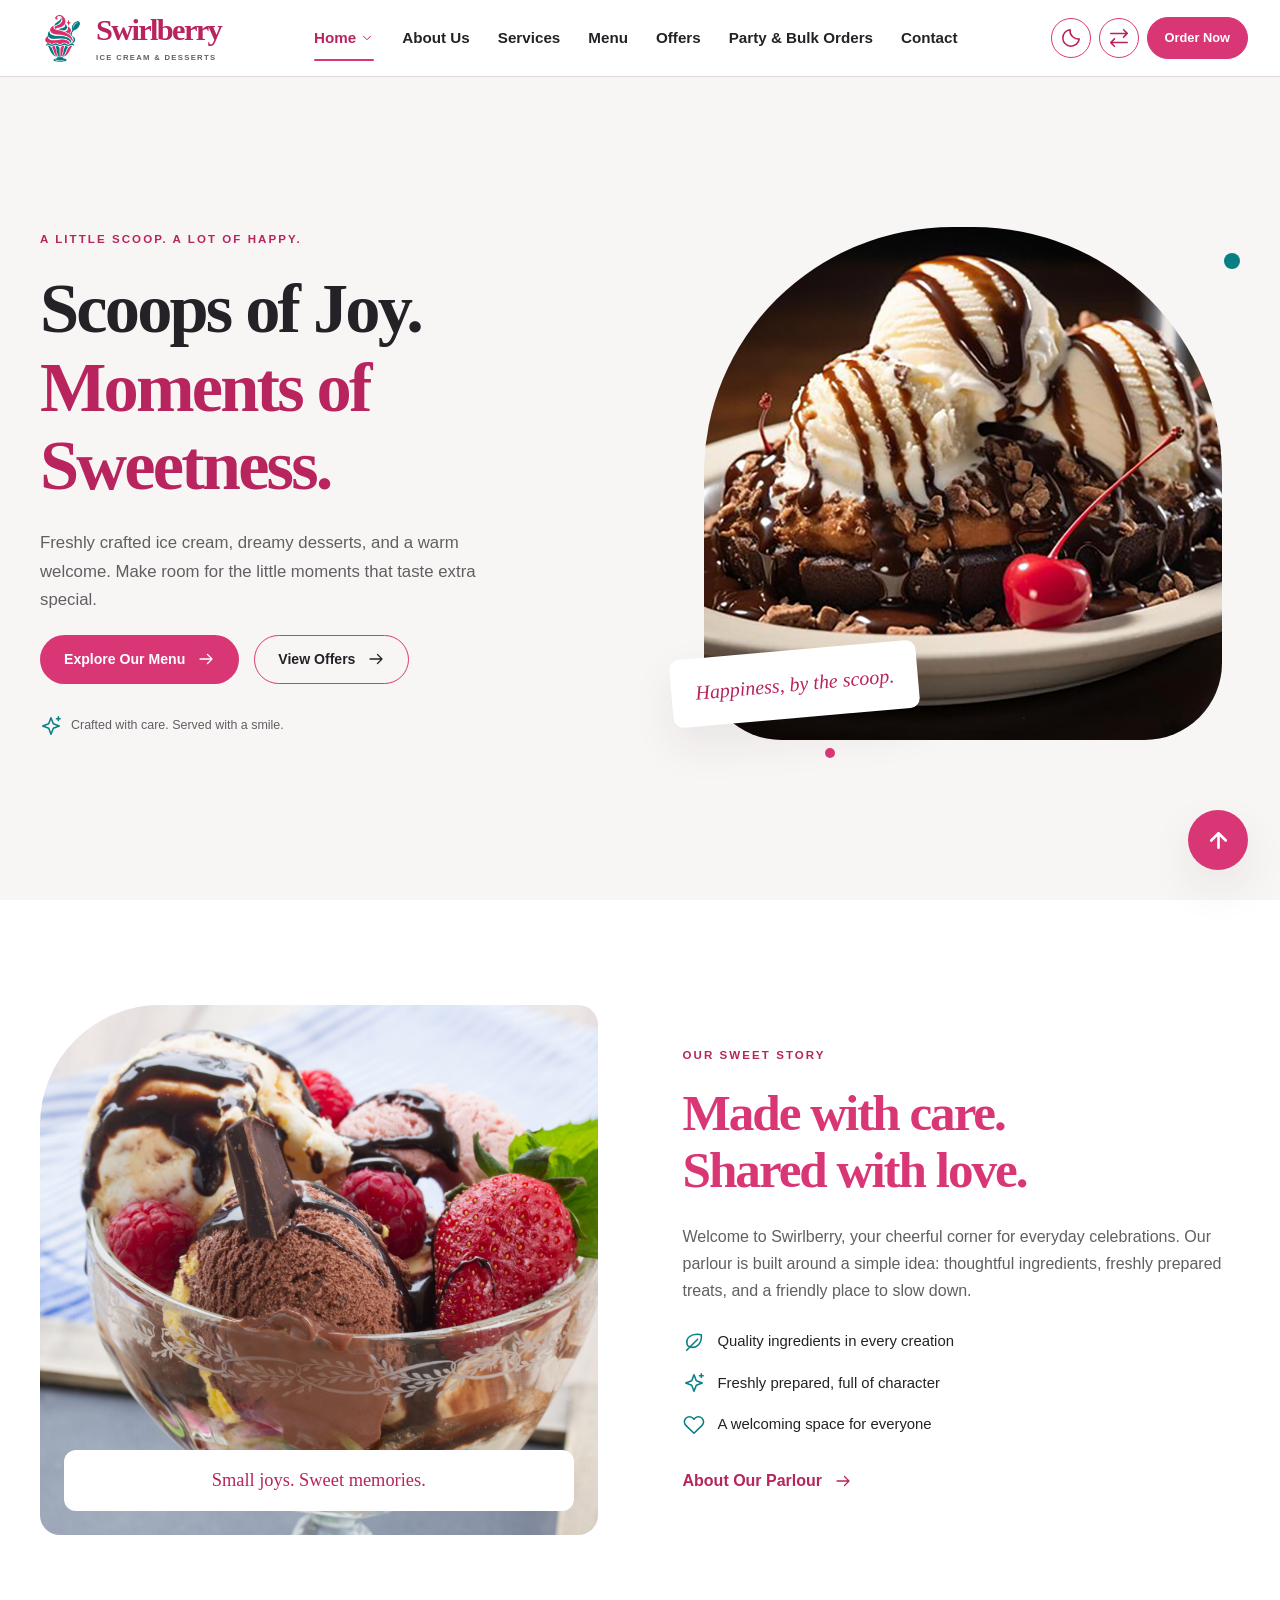
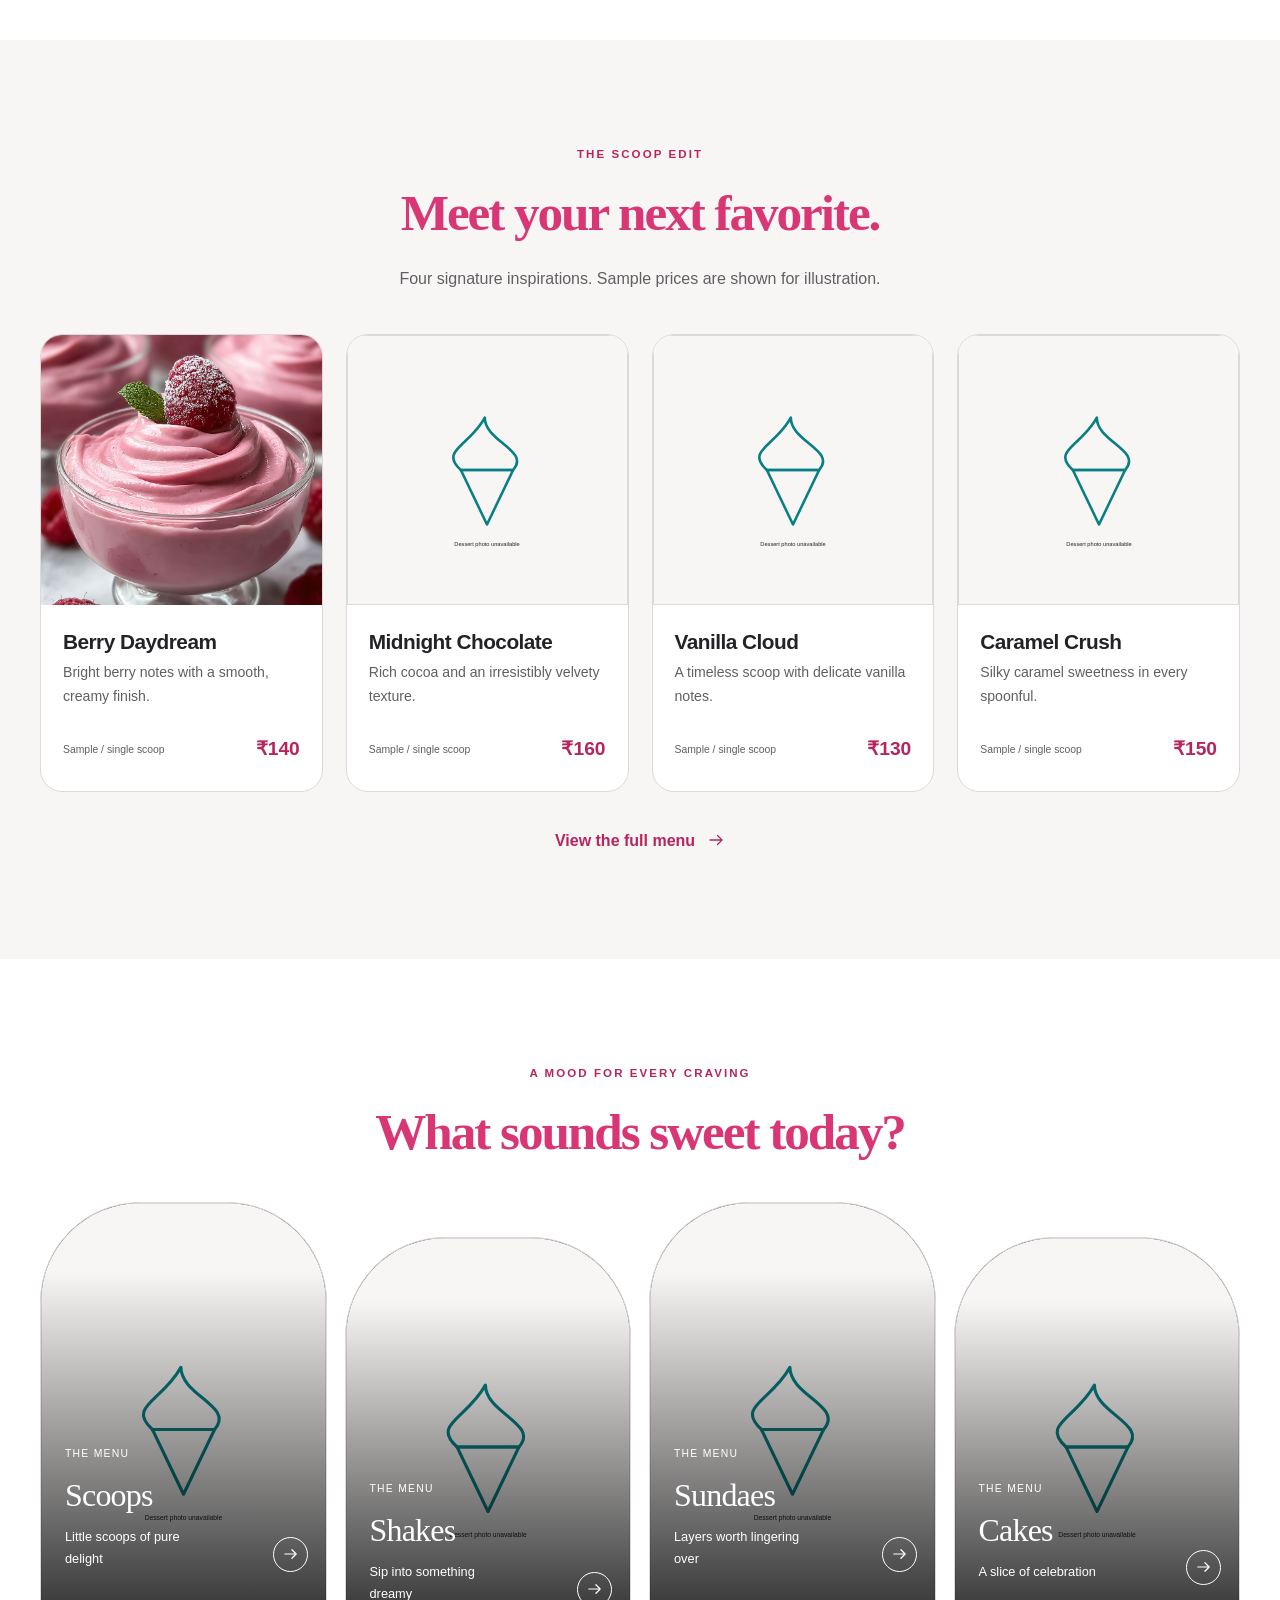
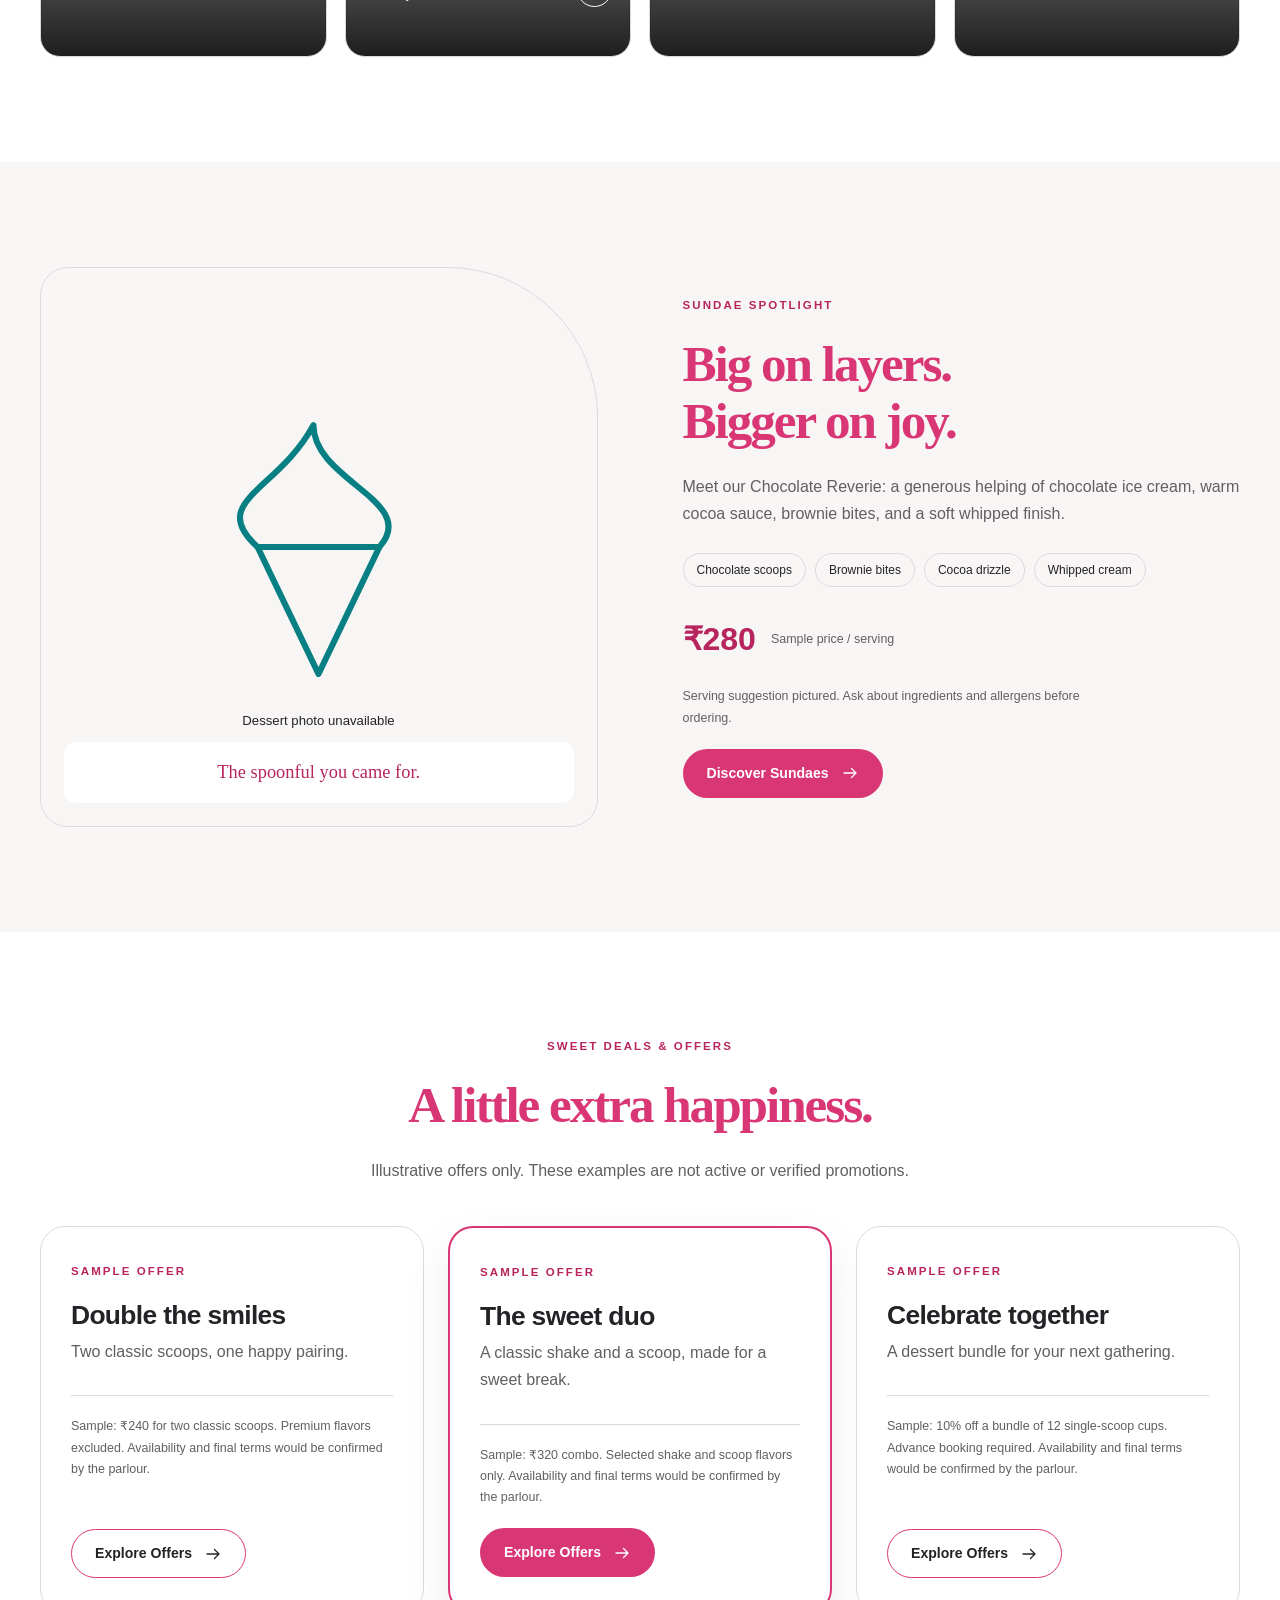
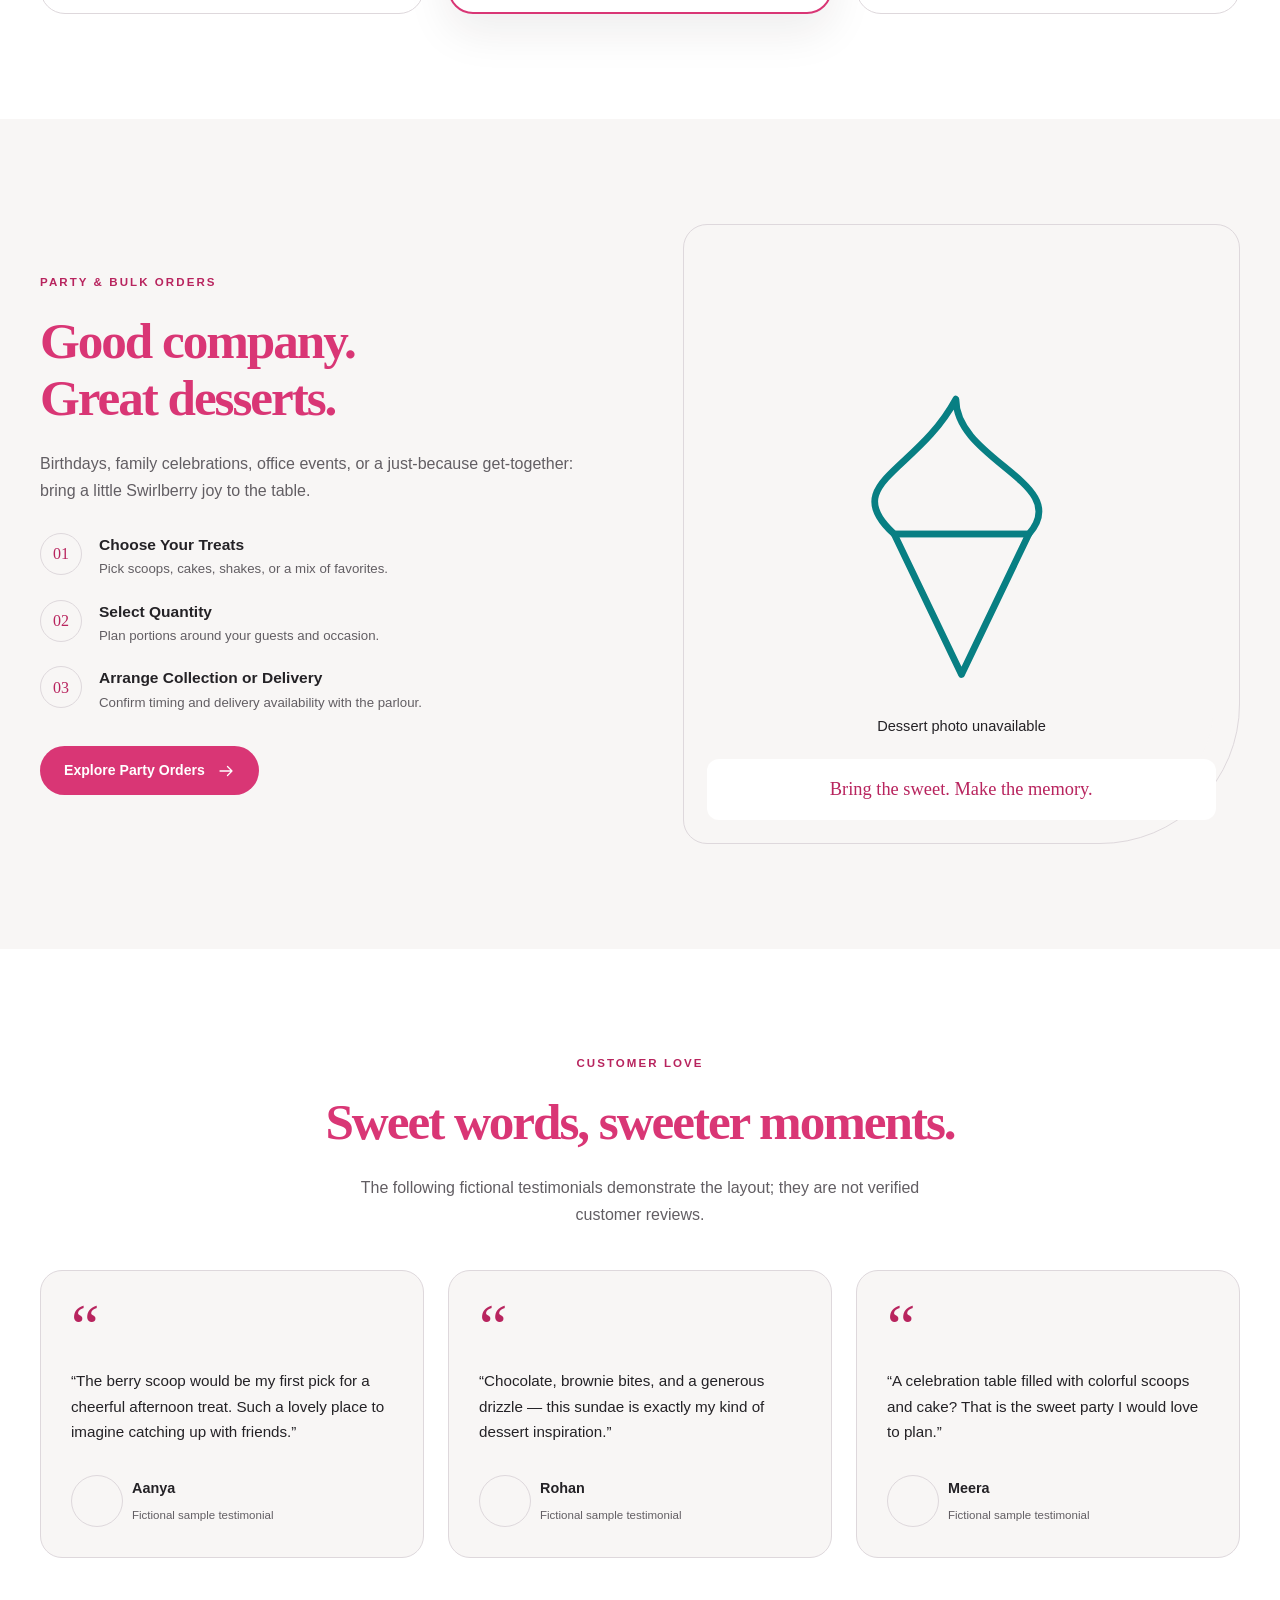
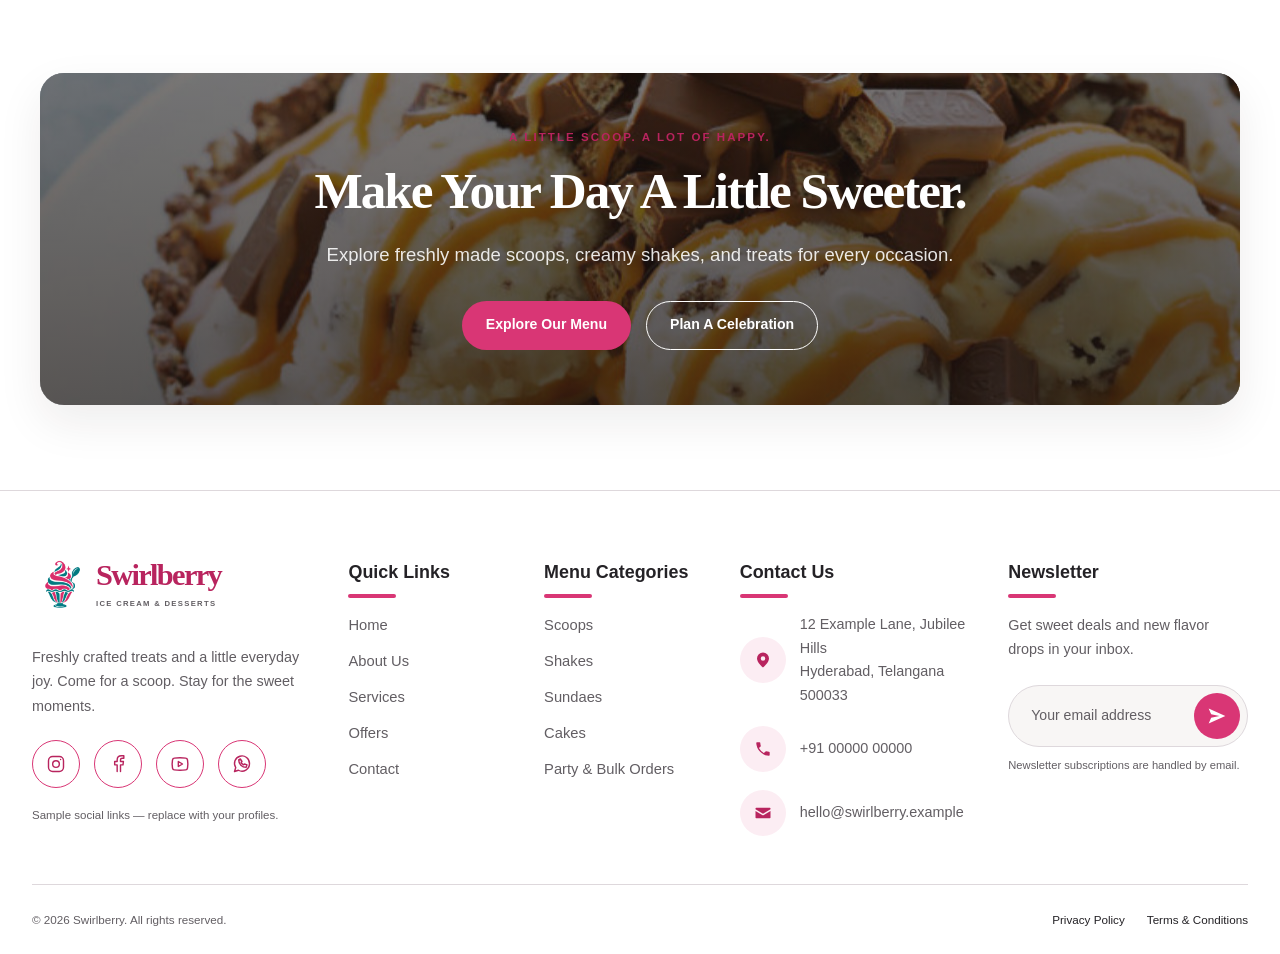
<file: index.html>
<!DOCTYPE html>
<html lang="en" dir="ltr" data-theme="light">

<head>
  <meta charset="UTF-8">
  <meta name="viewport" content="width=device-width, initial-scale=1">

  <title>Swirlberry | Freshly Crafted Ice Cream & Desserts</title>

  <meta name="description"
    content="Discover Swirlberry’s signature ice cream, creamy shakes, indulgent sundaes and celebration cakes. A little sweetness for every occasion.">
  <meta name="theme-color" content="#D93675">

  <link rel="icon" type="image/png" href="swirlberry-logo.png">

  <link rel="preconnect" href="https://images.unsplash.com">

  <link href="https://cdn.jsdelivr.net/npm/bootstrap@5.3.3/dist/css/bootstrap.min.css" rel="stylesheet">

  <link rel="stylesheet" href="index.css">
  <link rel="stylesheet" href="site-chrome.css">
  <link rel="stylesheet" href="hover-effects.css">
  <script src="index.js" defer></script>
</head>

<body>
  <a class="skip-link" href="#main">Skip to content</a>

  <!-- HEADER -->
  <header class="site-header">
    <div class="header-inner">

      <a class="brand" href="index.html" aria-label="Swirlberry home">
        <img class="logo" src="swirlberry-logo.png" alt="">

        <span>
          Swirlberry
          <small>ICE CREAM &amp; DESSERTS</small>
        </span>
      </a>

      <button class="utility mobile-toggle" id="mobileToggle" type="button" aria-expanded="false"
        aria-controls="navigation" aria-label="Open navigation" hidden>
        <svg class="icon" viewBox="0 0 24 24" fill="none" stroke="currentColor" stroke-width="1.7"
          stroke-linecap="round" stroke-linejoin="round" aria-hidden="true">
          <path d="M3 6h18M3 12h18M3 18h18" />
        </svg>
      </button>

      <nav id="navigation" aria-label="Main navigation">
        <ul class="nav-list">
          <li class="home-group">
            <details id="homeDropdown">
              <summary class="active">
                Home
                <svg class="icon" viewBox="0 0 24 24" fill="none" stroke="currentColor" stroke-width="1.7"
                  stroke-linecap="round" stroke-linejoin="round" aria-hidden="true">
                  <path d="m6 9 6 6 6-6" />
                </svg>
              </summary>

              <ul class="dropdown">
                <li>
                  <a href="index.html" aria-current="page">
                    Home 1 – Classic
                  </a>
                </li>
                <li>
                  <a href="home2.html">Home 2 – Premium</a>
                </li>
              </ul>
            </details>
          </li>

          <li><a href="about.html">About Us</a></li>
          <li><a href="services.html">Services</a></li>
          <li><a href="menu.html">Menu</a></li>
          <li><a href="offers.html">Offers</a></li>
          <li><a href="party-orders.html">Party &amp; Bulk Orders</a></li>
          <li><a href="contact.html">Contact</a></li>
        </ul>
      </nav>

      <div class="header-actions">
        <button class="utility" id="themeToggle" type="button" aria-label="Switch to dark mode"
          title="Switch to dark mode" hidden>
          <svg class="icon" viewBox="0 0 24 24" fill="none" stroke="currentColor" stroke-width="1.7"
            stroke-linecap="round" stroke-linejoin="round" aria-hidden="true">
            <path d="M21 13A9 9 0 0 1 11 3a9 9 0 1 0 10 10Z" />
          </svg>
        </button>

        <button class="utility" id="directionToggle" type="button" aria-label="Switch to right-to-left layout"
          title="Switch to right-to-left layout" hidden>
          <svg class="icon" viewBox="0 0 24 24" fill="none" stroke="currentColor" stroke-width="1.7"
            stroke-linecap="round" stroke-linejoin="round" aria-hidden="true">
            <path d="M3 7h18m-4-4 4 4-4 4M21 17H3m4-4-4 4 4 4" />
          </svg>
        </button>

        <a class="button button-primary order-button" href="order.html">
          Order Now
        </a>
      </div>
    </div>
  </header>

  <main id="main">

    <!-- 1. HERO -->
    <section class="hero" aria-labelledby="heroTitle">
      <div class="container hero-grid">
        <div class="hero-copy">
          <p class="eyebrow">A little scoop. A lot of happy.</p>

          <h1 id="heroTitle">
            Scoops of Joy.<br>
            <em>Moments of<br>Sweetness.</em>
          </h1>

          <p>
            Freshly crafted ice cream, dreamy desserts, and a warm welcome.
            Make room for the little moments that taste extra special.
          </p>

          <div class="button-row">
            <a class="button button-primary" href="menu.html">
              Explore Our Menu
              <svg class="icon" viewBox="0 0 24 24" fill="none" stroke="currentColor" stroke-width="1.7"
                stroke-linecap="round" stroke-linejoin="round" aria-hidden="true">
                <path d="M4 12h16m-6-6 6 6-6 6" />
              </svg>
            </a>

            <a class="button button-outline" href="offers.html">
              View Offers
              <svg class="icon" viewBox="0 0 24 24" fill="none" stroke="currentColor" stroke-width="1.7"
                stroke-linecap="round" stroke-linejoin="round" aria-hidden="true">
                <path d="M4 12h16m-6-6 6 6-6 6" />
              </svg>
            </a>
          </div>

          <div class="hero-note">
            <svg class="icon" viewBox="0 0 24 24" fill="none" stroke="currentColor" stroke-width="1.7"
              stroke-linecap="round" stroke-linejoin="round" aria-hidden="true">
              <path d="m12 3 2.5 6.5L21 12l-6.5 2.5L12 21l-2.5-6.5L3 12l6.5-2.5ZM20 2v4m-2-2h4" />
            </svg>
            Crafted with care. Served with a smile.
          </div>
        </div>

        <div class="hero-visual">
          <img
            src="homebaner.webp"
            alt="An indulgent ice cream dessert with chocolate and creamy scoops" width="1600" height="1200"
            fetchpriority="high" loading="eager" decoding="async">

          <div class="photo-label">Happiness, by the scoop.</div>

          <span class="decor decor-one" aria-hidden="true"></span>
          <span class="decor decor-two" aria-hidden="true"></span>
        </div>
      </div>
    </section>

    <!-- 2. OUR SWEET STORY -->
    <section class="section story" aria-labelledby="storyTitle">
      <div class="container split">
        <div class="story-image reveal">
          <img
            src="home1ima.jpg"
            alt="Fresh ice cream scoops in a crisp waffle cone" width="900" height="1000" loading="lazy"
            decoding="async">
          <div class="image-caption">Small joys. Sweet memories.</div>
        </div>

        <div class="reveal">
          <p class="eyebrow">Our sweet story</p>

          <h2 id="storyTitle">
            Made with care.<br>
            <em>Shared with love.</em>
          </h2>

          <p>
            Welcome to Swirlberry, your cheerful corner for everyday
            celebrations. Our parlour is built around a simple idea:
            thoughtful ingredients, freshly prepared treats, and a friendly
            place to slow down.
          </p>

          <ul class="feature-list">
            <li>
              <svg class="icon" viewBox="0 0 24 24" fill="none" stroke="currentColor" stroke-width="1.7"
                stroke-linecap="round" stroke-linejoin="round" aria-hidden="true">
                <path d="M20 4C8 2 2 8 5 16c8 5 16-1 15-12ZM4 21 16 9" />
              </svg>
              Quality ingredients in every creation
            </li>

            <li>
              <svg class="icon" viewBox="0 0 24 24" fill="none" stroke="currentColor" stroke-width="1.7"
                stroke-linecap="round" stroke-linejoin="round" aria-hidden="true">
                <path d="m12 3 2.5 6.5L21 12l-6.5 2.5L12 21l-2.5-6.5L3 12l6.5-2.5ZM20 2v4m-2-2h4" />
              </svg>
              Freshly prepared, full of character
            </li>

            <li>
              <svg class="icon" viewBox="0 0 24 24" fill="none" stroke="currentColor" stroke-width="1.7"
                stroke-linecap="round" stroke-linejoin="round" aria-hidden="true">
                <path
                  d="M20.8 4.6a5.5 5.5 0 0 0-7.8 0L12 5.7l-1.1-1.1a5.5 5.5 0 0 0-7.8 7.8L12 21l8.8-8.6a5.5 5.5 0 0 0 0-7.8Z" />
              </svg>
              A welcoming space for everyone
            </li>
          </ul>

          <a class="text-link" href="about.html">
            About Our Parlour
            <svg class="icon" viewBox="0 0 24 24" fill="none" stroke="currentColor" stroke-width="1.7"
              stroke-linecap="round" stroke-linejoin="round" aria-hidden="true">
              <path d="M4 12h16m-6-6 6 6-6 6" />
            </svg>
          </a>
        </div>
      </div>
    </section>

    <!-- 3. SIGNATURE FLAVORS -->
    <section class="section tinted" aria-labelledby="flavorsTitle">
      <div class="container">
        <div class="section-heading section-heading-centered reveal">
          <p class="eyebrow">The scoop edit</p>
          <h2 id="flavorsTitle">Meet your next favorite.</h2>
          <p>
            Four signature inspirations. Sample prices are shown for illustration.
          </p>
        </div>

        <div class="flavor-grid">
          <article class="flavor-card reveal">
            <div class="image-wrap">
              <img
                src="homesec3img.jpg"
                alt="Berry Daydream ice cream serving suggestion" width="900" height="1000" loading="lazy"
                decoding="async">
            </div>
            <div class="card-copy">
              <h3>Berry Daydream</h3>
              <p>Bright berry notes with a smooth, creamy finish.</p>
              <p class="price">
                <small>Sample / single scoop</small>
                <strong>₹140</strong>
              </p>
            </div>
          </article>

          <article class="flavor-card reveal">
            <div class="image-wrap">
              <img
                src="https://images.unsplash.com/photo-1563805042-7684c019e1cb?auto=format&amp;fit=crop&amp;w=900&amp;q=85"
                alt="Midnight Chocolate ice cream serving suggestion" width="900" height="1000" loading="lazy"
                decoding="async">
            </div>
            <div class="card-copy">
              <h3>Midnight Chocolate</h3>
              <p>Rich cocoa and an irresistibly velvety texture.</p>
              <p class="price">
                <small>Sample / single scoop</small>
                <strong>₹160</strong>
              </p>
            </div>
          </article>

          <article class="flavor-card reveal">
            <div class="image-wrap">
              <img
                src="https://images.unsplash.com/photo-1570197788417-0e82375c9371?auto=format&amp;fit=crop&amp;w=900&amp;q=85"
                alt="Vanilla Cloud ice cream serving suggestion" width="900" height="1000" loading="lazy"
                decoding="async">
            </div>
            <div class="card-copy">
              <h3>Vanilla Cloud</h3>
              <p>A timeless scoop with delicate vanilla notes.</p>
              <p class="price">
                <small>Sample / single scoop</small>
                <strong>₹130</strong>
              </p>
            </div>
          </article>

          <article class="flavor-card reveal">
            <div class="image-wrap">
              <img
                src="https://images.unsplash.com/photo-1517093157656-b9eccef91cb1?auto=format&amp;fit=crop&amp;w=900&amp;q=85"
                alt="Caramel Crush ice cream serving suggestion" width="900" height="1000" loading="lazy"
                decoding="async">
            </div>
            <div class="card-copy">
              <h3>Caramel Crush</h3>
              <p>Silky caramel sweetness in every spoonful.</p>
              <p class="price">
                <small>Sample / single scoop</small>
                <strong>₹150</strong>
              </p>
            </div>
          </article>
        </div>

        <div class="section-bottom">
          <a class="text-link" href="menu.html">
            View the full menu
            <svg class="icon" viewBox="0 0 24 24" fill="none" stroke="currentColor" stroke-width="1.7"
              stroke-linecap="round" stroke-linejoin="round" aria-hidden="true">
              <path d="M4 12h16m-6-6 6 6-6 6" />
            </svg>
          </a>
        </div>
      </div>
    </section>

    <!-- 4. EXPLORE THE MENU -->
    <section class="section categories" aria-labelledby="menuTitle">
      <div class="container">
        <div class="section-heading section-heading-centered reveal">
          <p class="eyebrow">A mood for every craving</p>
          <h2 id="menuTitle">What sounds sweet today?</h2>
        </div>

        <div class="category-grid">
          <a class="category-card reveal category-0" href="menu.html#scoops">
            <img
              src="https://images.unsplash.com/photo-1570197788417-0e82375c9371?auto=format&amp;fit=crop&amp;w=900&amp;q=85"
              alt="Scoops dessert selection" width="900" height="1000" loading="lazy" decoding="async">
            <div>
              <small>THE MENU</small>
              <h3>Scoops</h3>
              <p>Little scoops of pure delight</p>
              <span class="round-arrow">
                <svg class="icon" viewBox="0 0 24 24" fill="none" stroke="currentColor" stroke-width="1.7"
                  stroke-linecap="round" stroke-linejoin="round" aria-hidden="true">
                  <path d="M4 12h16m-6-6 6 6-6 6" />
                </svg>
              </span>
            </div>
          </a>

          <a class="category-card reveal category-1" href="menu.html#shakes">
            <img
              src="https://images.unsplash.com/photo-1572490122747-3968b75cc699?auto=format&amp;fit=crop&amp;w=900&amp;q=85"
              alt="Shakes dessert selection" width="900" height="1000" loading="lazy" decoding="async">
            <div>
              <small>THE MENU</small>
              <h3>Shakes</h3>
              <p>Sip into something dreamy</p>
              <span class="round-arrow">
                <svg class="icon" viewBox="0 0 24 24" fill="none" stroke="currentColor" stroke-width="1.7"
                  stroke-linecap="round" stroke-linejoin="round" aria-hidden="true">
                  <path d="M4 12h16m-6-6 6 6-6 6" />
                </svg>
              </span>
            </div>
          </a>

          <a class="category-card reveal category-2" href="menu.html#sundaes">
            <img
              src="https://goodrealfood.com/wp-content/uploads/2025/08/ice-cream-sundae-2.jpg"
              alt="Sundaes dessert selection" width="900" height="1000" loading="lazy" decoding="async">
            <div>
              <small>THE MENU</small>
              <h3>Sundaes</h3>
              <p>Layers worth lingering over</p>
              <span class="round-arrow">
                <svg class="icon" viewBox="0 0 24 24" fill="none" stroke="currentColor" stroke-width="1.7"
                  stroke-linecap="round" stroke-linejoin="round" aria-hidden="true">
                  <path d="M4 12h16m-6-6 6 6-6 6" />
                </svg>
              </span>
            </div>
          </a>

          <a class="category-card reveal category-3" href="menu.html#cakes">
            <img
              src="https://images.unsplash.com/photo-1578985545062-69928b1d9587?auto=format&amp;fit=crop&amp;w=900&amp;q=85"
              alt="Cakes dessert selection" width="900" height="1000" loading="lazy" decoding="async">
            <div>
              <small>THE MENU</small>
              <h3>Cakes</h3>
              <p>A slice of celebration</p>
              <span class="round-arrow">
                <svg class="icon" viewBox="0 0 24 24" fill="none" stroke="currentColor" stroke-width="1.7"
                  stroke-linecap="round" stroke-linejoin="round" aria-hidden="true">
                  <path d="M4 12h16m-6-6 6 6-6 6" />
                </svg>
              </span>
            </div>
          </a>
        </div>
      </div>
    </section>

    <!-- 5. SUNDAE SPOTLIGHT -->
    <section class="section spotlight" aria-labelledby="sundaeTitle">
      <div class="container split">
        <div class="spotlight-image reveal">
          <img
            src="https://images.alphacoders.com/153/thumb-1920-153783.jpg"
            alt="Chocolate ice cream dessert topped with rich chocolate sauce" width="900" height="1000" loading="lazy"
            decoding="async">
          <span class="image-caption">The spoonful you came for.</span>
        </div>

        <div class="reveal">
          <p class="eyebrow">Sundae spotlight</p>

          <h2 id="sundaeTitle">
            Big on layers.<br>
            <em>Bigger on joy.</em>
          </h2>

          <p>
            Meet our Chocolate Reverie: a generous helping of chocolate
            ice cream, warm cocoa sauce, brownie bites, and a soft whipped finish.
          </p>

          <ul class="ingredient-tags">
            <li>Chocolate scoops</li>
            <li>Brownie bites</li>
            <li>Cocoa drizzle</li>
            <li>Whipped cream</li>
          </ul>

          <p class="spotlight-price">
            <strong>₹280</strong>
            <span>Sample price / serving</span>
          </p>

          <p class="small-note">
            Serving suggestion pictured. Ask about ingredients and allergens
            before ordering.
          </p>

          <a class="button button-primary" href="menu.html#sundaes">
            Discover Sundaes
            <svg class="icon" viewBox="0 0 24 24" fill="none" stroke="currentColor" stroke-width="1.7"
              stroke-linecap="round" stroke-linejoin="round" aria-hidden="true">
              <path d="M4 12h16m-6-6 6 6-6 6" />
            </svg>
          </a>
        </div>
      </div>
    </section>

    <!-- 6. SWEET DEALS AND OFFERS -->
    <section class="section" aria-labelledby="offersTitle">
      <div class="container">
        <div class="section-heading section-heading-centered reveal">
          <p class="eyebrow">Sweet deals &amp; offers</p>
          <h2 id="offersTitle">A little extra happiness.</h2>
          <p>
            Illustrative offers only. These examples are not active or
            verified promotions.
          </p>
        </div>

        <div class="three-grid offers-grid">
          <article class="offer-card reveal">
            <p class="eyebrow">Sample offer</p>
            <h3>Double the smiles</h3>
            <p>Two classic scoops, one happy pairing.</p>

            <p class="offer-terms">
              Sample: ₹240 for two classic scoops. Premium flavors excluded.
              Availability and final terms would be confirmed by the parlour.
            </p>

            <a class="button button-outline" href="offers.html">
              Explore Offers
              <svg class="icon" viewBox="0 0 24 24" fill="none" stroke="currentColor" stroke-width="1.7"
                stroke-linecap="round" stroke-linejoin="round" aria-hidden="true">
                <path d="M4 12h16m-6-6 6 6-6 6" />
              </svg>
            </a>
          </article>

          <article class="offer-card reveal featured">
            <p class="eyebrow">Sample offer</p>
            <h3>The sweet duo</h3>
            <p>A classic shake and a scoop, made for a sweet break.</p>

            <p class="offer-terms">
              Sample: ₹320 combo. Selected shake and scoop flavors only.
              Availability and final terms would be confirmed by the parlour.
            </p>

            <a class="button button-primary" href="offers.html">
              Explore Offers
              <svg class="icon" viewBox="0 0 24 24" fill="none" stroke="currentColor" stroke-width="1.7"
                stroke-linecap="round" stroke-linejoin="round" aria-hidden="true">
                <path d="M4 12h16m-6-6 6 6-6 6" />
              </svg>
            </a>
          </article>

          <article class="offer-card reveal">
            <p class="eyebrow">Sample offer</p>
            <h3>Celebrate together</h3>
            <p>A dessert bundle for your next gathering.</p>

            <p class="offer-terms">
              Sample: 10% off a bundle of 12 single-scoop cups.
              Advance booking required. Availability and final terms would
              be confirmed by the parlour.
            </p>

            <a class="button button-outline" href="offers.html">
              Explore Offers
              <svg class="icon" viewBox="0 0 24 24" fill="none" stroke="currentColor" stroke-width="1.7"
                stroke-linecap="round" stroke-linejoin="round" aria-hidden="true">
                <path d="M4 12h16m-6-6 6 6-6 6" />
              </svg>
            </a>
          </article>
        </div>
      </div>
    </section>

    <!-- 7. PARTY AND BULK ORDERS -->
    <section class="section tinted" aria-labelledby="partyTitle">
      <div class="container split party-split">
        <div class="reveal">
          <p class="eyebrow">Party &amp; bulk orders</p>

          <h2 id="partyTitle">
            Good company.<br>
            <em>Great desserts.</em>
          </h2>

          <p>
            Birthdays, family celebrations, office events, or a just-because
            get-together: bring a little Swirlberry joy to the table.
          </p>

          <ol class="steps">
            <li>
              <span>01</span>
              <div>
                <h3>Choose Your Treats</h3>
                <p>Pick scoops, cakes, shakes, or a mix of favorites.</p>
              </div>
            </li>

            <li>
              <span>02</span>
              <div>
                <h3>Select Quantity</h3>
                <p>Plan portions around your guests and occasion.</p>
              </div>
            </li>

            <li>
              <span>03</span>
              <div>
                <h3>Arrange Collection or Delivery</h3>
                <p>
                  Confirm timing and delivery availability with the parlour.
                </p>
              </div>
            </li>
          </ol>

          <a class="button button-primary" href="party-orders.html">
            Explore Party Orders
            <svg class="icon" viewBox="0 0 24 24" fill="none" stroke="currentColor" stroke-width="1.7"
              stroke-linecap="round" stroke-linejoin="round" aria-hidden="true">
              <path d="M4 12h16m-6-6 6 6-6 6" />
            </svg>
          </a>
        </div>

        <div class="party-image reveal">
          <img
            src="https://images.unsplash.com/photo-1464305795204-6f5bbfc7fb81?auto=format&amp;fit=crop&amp;w=900&amp;q=85"
            alt="Celebration desserts and cakes arranged for a party" width="900" height="1000" loading="lazy"
            decoding="async">
          <div class="image-caption">
            Bring the sweet. Make the memory.
          </div>
        </div>
      </div>
    </section>

    <!-- 8. CUSTOMER LOVE -->
    <section class="section" aria-labelledby="loveTitle">
      <div class="container">
        <div class="section-heading section-heading-centered reveal">
          <p class="eyebrow">Customer love</p>
          <h2 id="loveTitle">Sweet words, sweeter moments.</h2>
          <p>
            The following fictional testimonials demonstrate the layout;
            they are not verified customer reviews.
          </p>
        </div>

        <div class="three-grid reviews">
          <figure class="review-card reveal">
            <span class="quote-mark" aria-hidden="true">“</span>
            <blockquote>
              “The berry scoop would be my first pick for a cheerful
              afternoon treat. Such a lovely place to imagine catching
              up with friends.”
            </blockquote>
            <figcaption>
              <img
                class="review-avatar"
                src="https://images.unsplash.com/photo-1534528741775-53994a69daeb?auto=format&amp;fit=crop&amp;w=120&amp;h=120&amp;q=80"
                alt="Portrait of Aanya" width="48" height="48" loading="lazy" decoding="async">
              <strong>Aanya</strong>
              <span>Fictional sample testimonial</span>
            </figcaption>
          </figure>

          <figure class="review-card reveal">
            <span class="quote-mark" aria-hidden="true">“</span>
            <blockquote>
              “Chocolate, brownie bites, and a generous drizzle — this
              sundae is exactly my kind of dessert inspiration.”
            </blockquote>
            <figcaption>
              <img
                class="review-avatar"
                src="https://images.unsplash.com/photo-1500648767791-00dcc994a43e?auto=format&amp;fit=crop&amp;w=120&amp;h=120&amp;q=80"
                alt="Portrait of Rohan" width="48" height="48" loading="lazy" decoding="async">
              <strong>Rohan</strong>
              <span>Fictional sample testimonial</span>
            </figcaption>
          </figure>

          <figure class="review-card reveal">
            <span class="quote-mark" aria-hidden="true">“</span>
            <blockquote>
              “A celebration table filled with colorful scoops and cake?
              That is the sweet party I would love to plan.”
            </blockquote>
            <figcaption>
              <img
                class="review-avatar"
                src="https://images.unsplash.com/photo-1544005313-94ddf0286df2?auto=format&amp;fit=crop&amp;w=120&amp;h=120&amp;q=80"
                alt="Portrait of Meera" width="48" height="48" loading="lazy" decoding="async">
              <strong>Meera</strong>
              <span>Fictional sample testimonial</span>
            </figcaption>
          </figure>
        </div>
      </div>
    </section>

    <!-- 9. FINAL CALL TO ACTION -->
    <section class="final-section" aria-labelledby="finalTitle">
      <div class="container">
        <div class="final-panel final-panel-centered reveal">
          <div class="final-panel-content">
            <p class="eyebrow">A little scoop. A lot of happy.</p>
            <h2 id="finalTitle">Make Your Day A Little Sweeter.</h2>
            <p>Explore freshly made scoops, creamy shakes, and treats for every occasion.</p>
            <div class="button-row">
              <a class="button button-primary" href="menu.html">Explore Our Menu</a>
              <a class="button button-outline" href="party-orders.html">Plan A Celebration</a>
            </div>
          </div>
        </div>
      </div>
    </section>

  </main>

  <!-- FOOTER -->
  <footer class="site-footer">
    <div class="container">
      <div class="footer-grid">

        <div class="footer-brand">
          <a class="brand" href="index.html" aria-label="Swirlberry home">
            <img class="logo" src="swirlberry-logo.png" alt="">

            <span>
              Swirlberry
              <small>ICE CREAM &amp; DESSERTS</small>
            </span>
          </a>

          <p>
            Freshly crafted treats and a little everyday joy.
            Come for a scoop. Stay for the sweet moments.
          </p>

          <!-- Replace these four sample URLs with your real profiles. -->
          <div class="socials" aria-label="Social links">
            <a href="https://example.com/replace-instagram" aria-label="Instagram — replace sample profile URL"
              title="Sample Instagram link">
              <svg class="icon" viewBox="0 0 24 24" fill="none" stroke="currentColor" stroke-width="1.7"
                stroke-linecap="round" stroke-linejoin="round" aria-hidden="true">
                <rect x="3" y="3" width="18" height="18" rx="5" />
                <circle cx="12" cy="12" r="4" />
                <path d="M17.5 6.5h.01" />
              </svg>
            </a>

            <a href="https://example.com/replace-facebook" aria-label="Facebook — replace sample profile URL"
              title="Sample Facebook link">
              <svg class="icon" viewBox="0 0 24 24" fill="none" stroke="currentColor" stroke-width="1.7"
                stroke-linecap="round" stroke-linejoin="round" aria-hidden="true">
                <path d="M15 21v-8h3l.5-4H15V7c0-1 .5-2 2-2h2V2h-3c-4 0-5 2-5 5v2H8v4h3v8" />
              </svg>
            </a>

            <a href="https://example.com/replace-youtube" aria-label="YouTube — replace sample profile URL"
              title="Sample YouTube link">
              <svg class="icon" viewBox="0 0 24 24" fill="none" stroke="currentColor" stroke-width="1.7"
                stroke-linecap="round" stroke-linejoin="round" aria-hidden="true">
                <path
                  d="M21 7c-.2-1-1-2-2-2a54 54 0 0 0-14 0C4 5 3.2 6 3 7a28 28 0 0 0 0 10c.2 1 1 2 2 2a54 54 0 0 0 14 0c1 0 1.8-1 2-2a28 28 0 0 0 0-10Z" />
                <path d="m10 9 5 3-5 3Z" />
              </svg>
            </a>

            <a href="https://example.com/replace-whatsapp" aria-label="WhatsApp — replace sample profile URL"
              title="Sample WhatsApp link">
              <svg class="icon" viewBox="0 0 24 24" fill="none" stroke="currentColor" stroke-width="1.7"
                stroke-linecap="round" stroke-linejoin="round" aria-hidden="true">
                <path d="M21 11.5a9 9 0 0 1-13.3 8L3 21l1.5-4.7A9 9 0 1 1 21 11.5Z" />
                <path d="M8 7c0 5 4 9 9 9l1-3-3-1-1 1c-2-1-3-2-3-3l1-1-2-3Z" />
              </svg>
            </a>
          </div>

          <small>Sample social links — replace with your profiles.</small>
        </div>

        <div>
          <h2>Quick Links</h2>
          <ul>
            <li><a href="index.html">Home</a></li>
            <li><a href="about.html">About Us</a></li>
            <li><a href="services.html">Services</a></li>
            <li><a href="offers.html">Offers</a></li>
            <li><a href="contact.html">Contact</a></li>
          </ul>
        </div>

        <div>
          <h2>Menu Categories</h2>
          <ul>
            <li><a href="menu.html#scoops">Scoops</a></li>
            <li><a href="menu.html#shakes">Shakes</a></li>
            <li><a href="menu.html#sundaes">Sundaes</a></li>
            <li><a href="menu.html#cakes">Cakes</a></li>
            <li><a href="party-orders.html">Party &amp; Bulk Orders</a></li>
          </ul>
        </div>

        <div>
          <h2>Contact Us</h2>
          <div class="footer-contact-list">
            <address class="footer-contact-item">
              <span class="contact-icon" aria-hidden="true">
                <svg class="icon" viewBox="0 0 24 24" fill="currentColor">
                  <path
                    d="M12 2a8 8 0 0 0-8 8c0 5.5 8 12 8 12s8-6.5 8-12a8 8 0 0 0-8-8Zm0 11a3 3 0 1 1 0-6 3 3 0 0 1 0 6Z" />
                </svg>
              </span>
              <span>12 Example Lane, Jubilee Hills<br>Hyderabad, Telangana 500033</span>
            </address>

            <div class="footer-contact-item">
              <span class="contact-icon" aria-hidden="true">
                <svg class="icon" viewBox="0 0 24 24" fill="currentColor">
                  <path
                    d="M6.6 10.8a15.5 15.5 0 0 0 6.6 6.6l2.2-2.2a1 1 0 0 1 1-.2 11.4 11.4 0 0 0 3.5.6 1 1 0 0 1 1 1V20a1 1 0 0 1-1 1A17.9 17.9 0 0 1 3 4a1 1 0 0 1 1-1h3.4a1 1 0 0 1 1 1 11.4 11.4 0 0 0 .6 3.5 1 1 0 0 1-.2 1Z" />
                </svg>
              </span>
              <a href="tel:+910000000000"><bdi>+91 00000 00000</bdi></a>
            </div>

            <div class="footer-contact-item">
              <span class="contact-icon" aria-hidden="true">
                <svg class="icon" viewBox="0 0 24 24" fill="currentColor">
                  <path
                    d="M3 5h18a1 1 0 0 1 1 1v1l-10 6L2 7V6a1 1 0 0 1 1-1Zm-1 4.3 9.5 5.7a1 1 0 0 0 1 0L22 9.3V18a1 1 0 0 1-1 1H3a1 1 0 0 1-1-1Z" />
                </svg>
              </span>
              <a href="mailto:hello@swirlberry.example">hello@swirlberry.example</a>
            </div>
          </div>
        </div>

        <div class="footer-newsletter">
          <h2>Newsletter</h2>
          <p>Get sweet deals and new flavor drops in your inbox.</p>
          <form action="mailto:hello@swirlberry.example" method="post" enctype="text/plain">
            <label class="visually-hidden" for="newsletterEmail">Your email address</label>
            <input id="newsletterEmail" name="email" type="email" placeholder="Your email address" autocomplete="email"
              required>
            <button type="submit" aria-label="Subscribe to the newsletter">
              <svg class="icon" viewBox="0 0 24 24" fill="currentColor" aria-hidden="true">
                <path d="m2 3 20 9-20 9 3-7 10-2-10-2-3-7Zm5 9 13 0" />
              </svg>
            </button>
          </form>
          <small class="newsletter-note">Newsletter subscriptions are handled by email.</small>
        </div>
      </div>

      <div class="footer-bottom">
        <p>
          © <span id="year">2026</span> Swirlberry.
          All rights reserved.
        </p>

        <div>
          <a href="privacy.html">Privacy Policy</a>
          <a href="terms.html">Terms &amp; Conditions</a>
        </div>
      </div>

    </div>
    <a class="back-to-top" href="#main" aria-label="Back to top">
      <svg class="icon" viewBox="0 0 24 24" fill="none" stroke="currentColor" stroke-width="2.5" stroke-linecap="round"
        stroke-linejoin="round" aria-hidden="true">
        <path d="M12 19V5m-7 7 7-7 7 7" />
      </svg>
    </a>
  </footer>
</body>

</html>
</file>
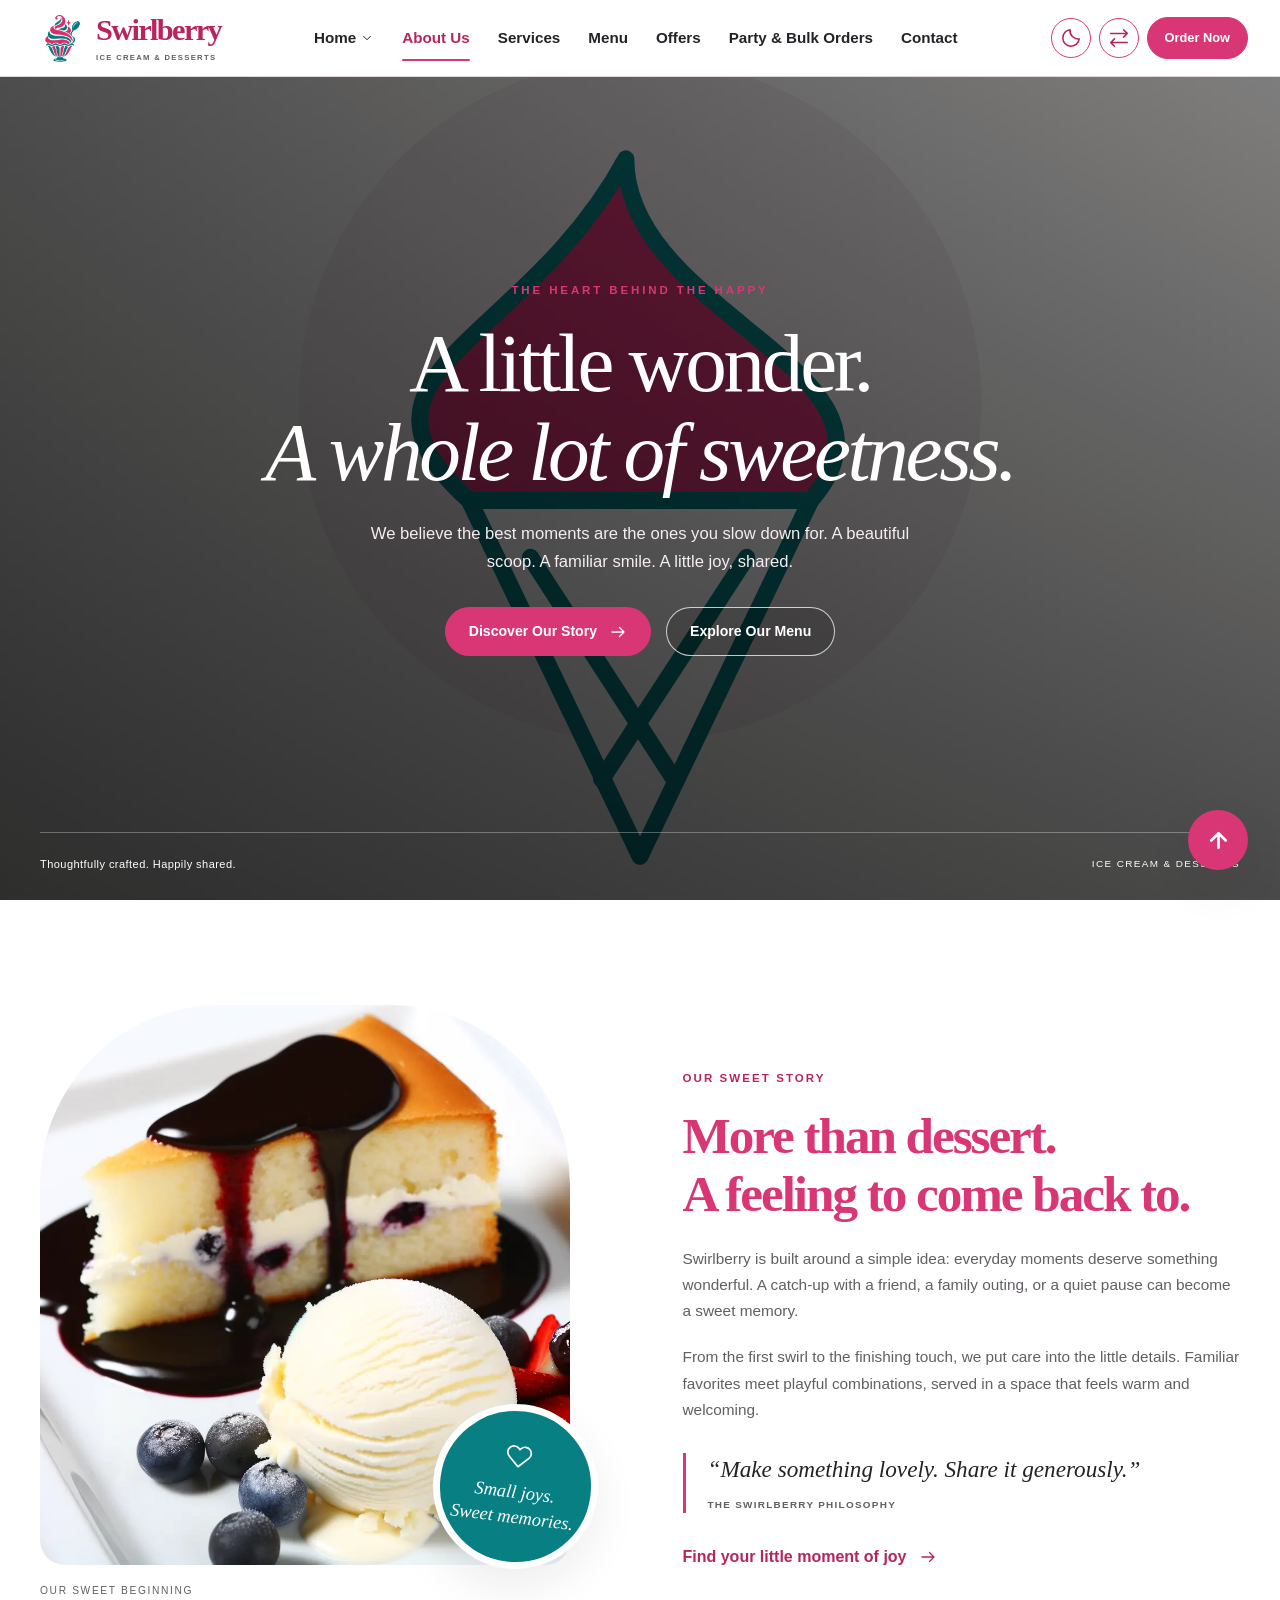
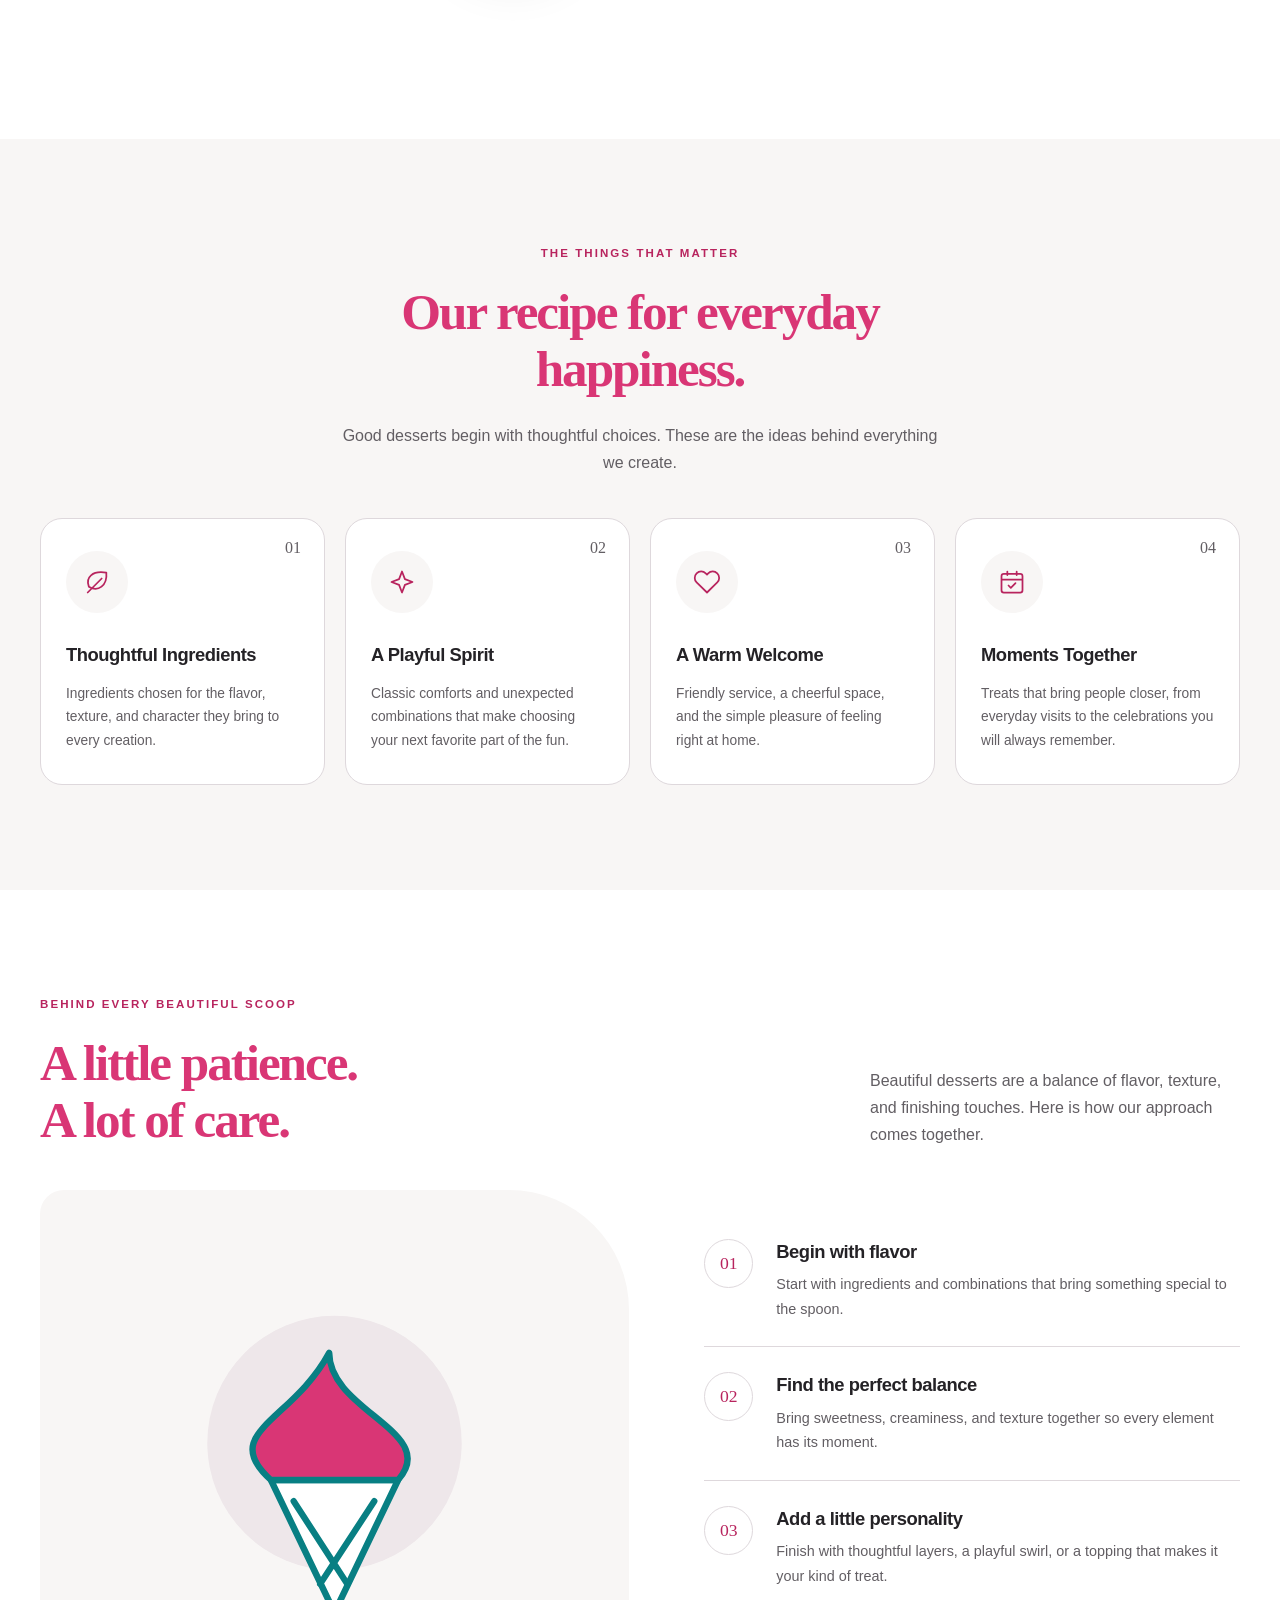
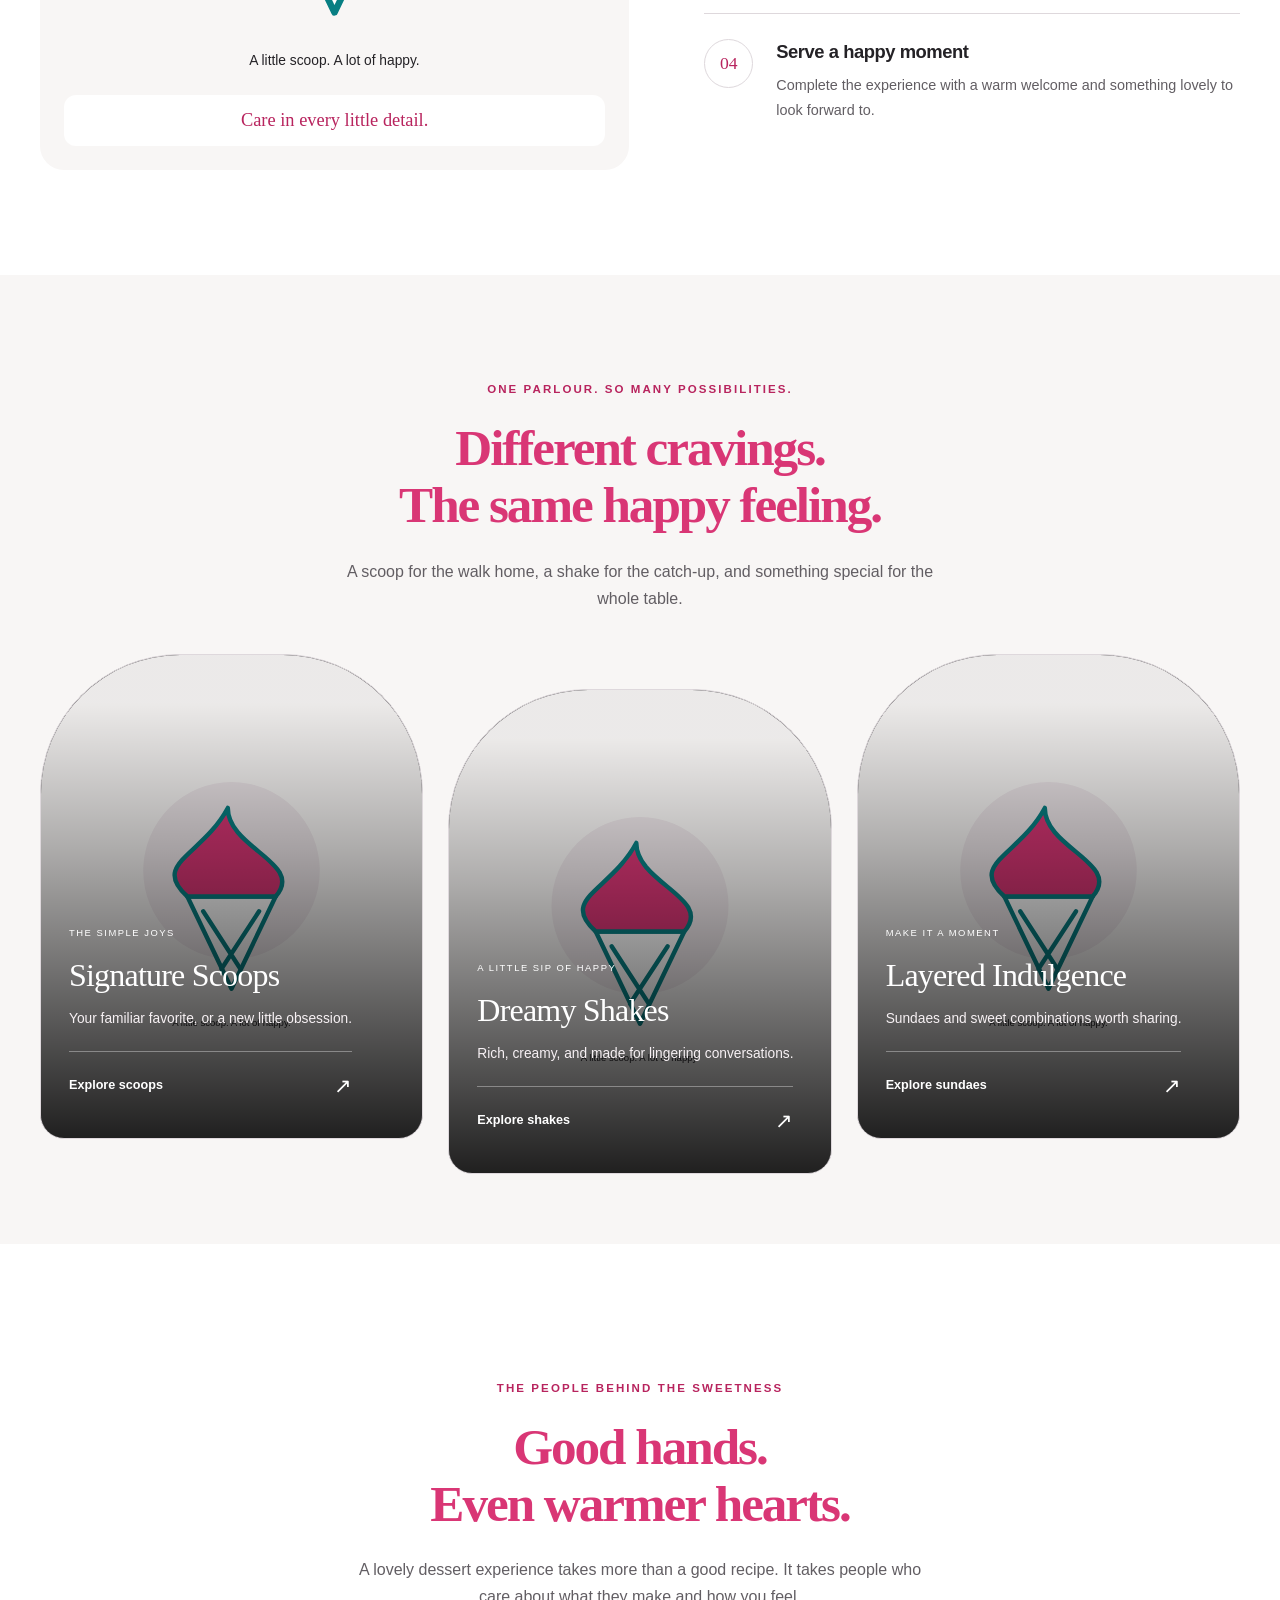
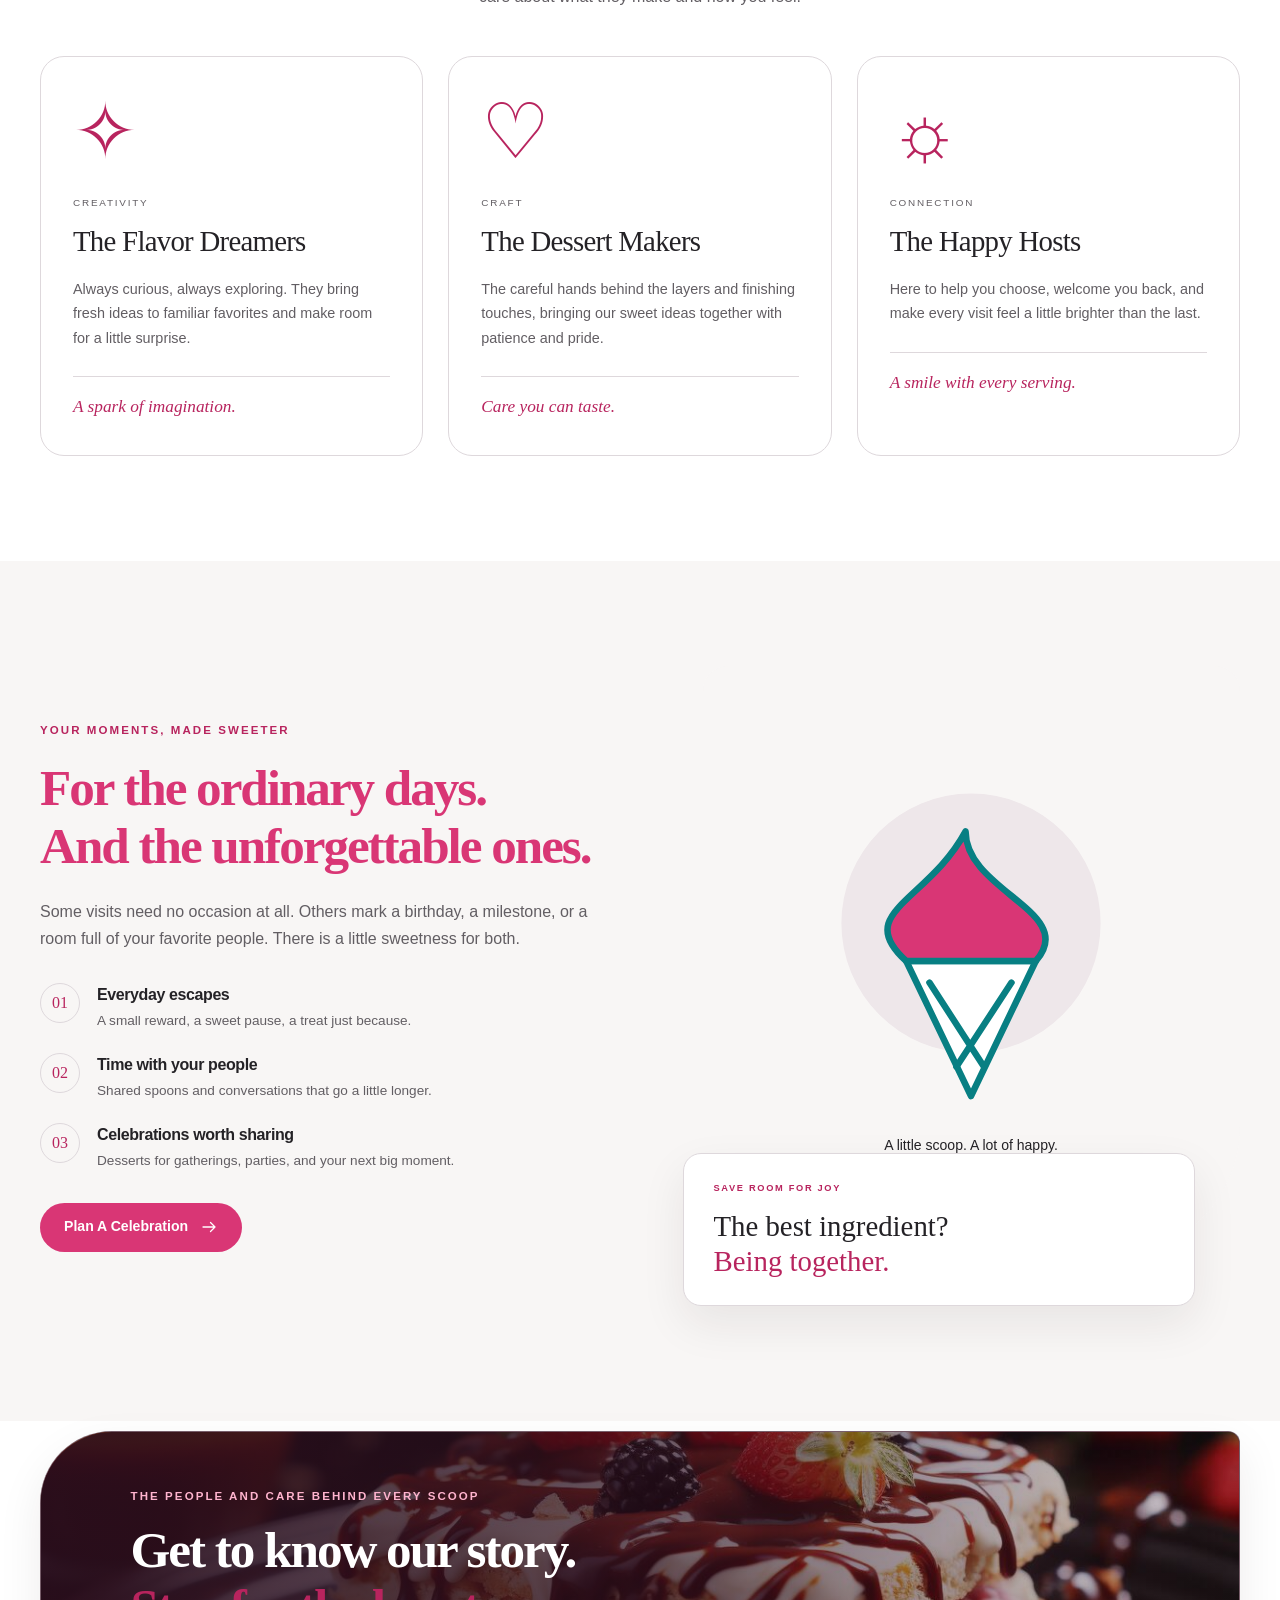
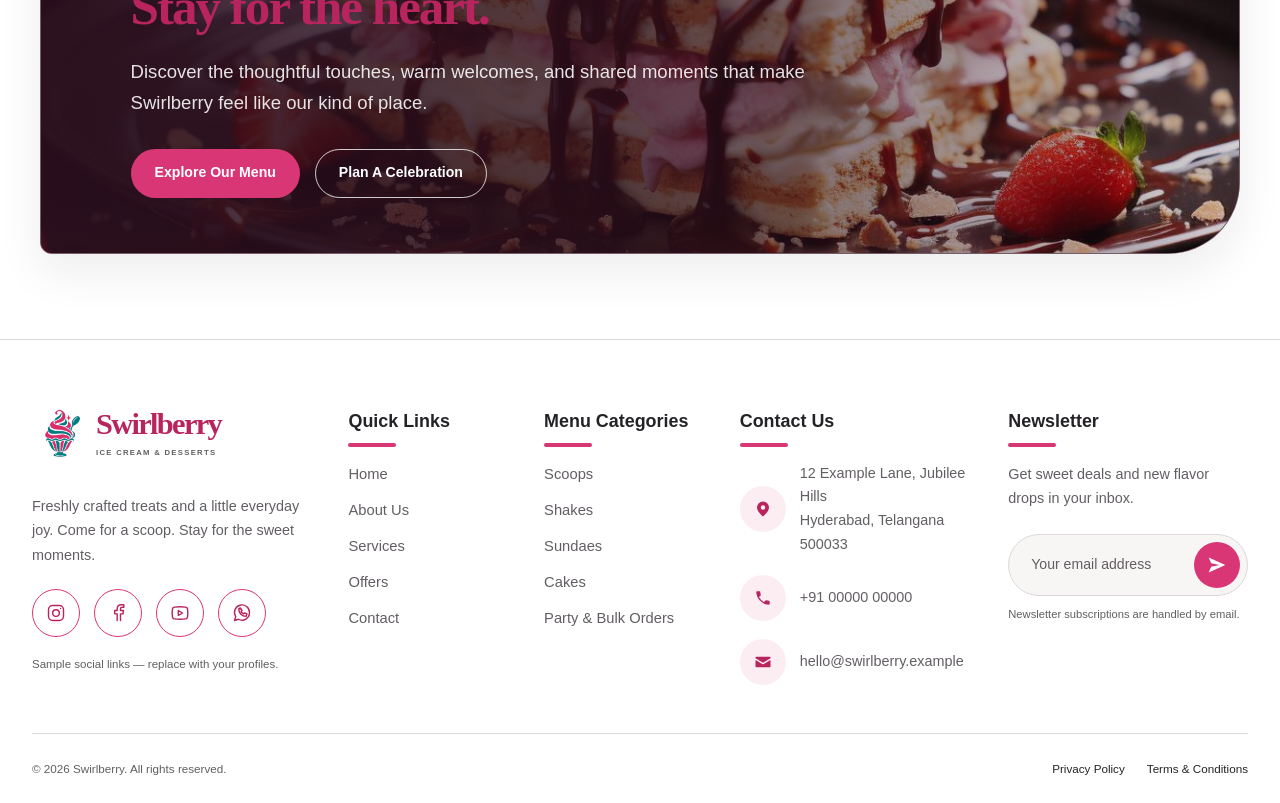
<file: about.html>
<!DOCTYPE html>
<html lang="en" dir="ltr" data-theme="light">

<head>
    <meta charset="UTF-8">
    <meta name="viewport" content="width=device-width, initial-scale=1">

    <title>About Us | Swirlberry</title>
    <meta name="description"
        content="Discover the story, creativity, and care behind Swirlberry’s ice cream and desserts.">
    <meta name="theme-color" content="#D93675">

    <link rel="icon" type="image/png" href="swirlberry-logo.png">
    <link rel="preconnect" href="https://images.unsplash.com">

    <link href="https://cdn.jsdelivr.net/npm/bootstrap@5.3.3/dist/css/bootstrap.min.css" rel="stylesheet">

    <link rel="stylesheet" href="about.css">
    <link rel="stylesheet" href="site-chrome.css">
    <link rel="stylesheet" href="hover-effects.css">
    <script src="about.js" defer></script>
</head>

<body>
    <a class="skip-link" href="#main">Skip to content</a>

    <!-- HEADER: SAME LAYOUT AS HOME -->
    <header class="site-header">
        <div class="header-inner">
            <a class="brand" href="index.html" aria-label="Swirlberry home">
                <img class="logo" src="swirlberry-logo.png" alt="">
                <span>
                    Swirlberry
                    <small>ICE CREAM &amp; DESSERTS</small>
                </span>
            </a>

            <button class="utility mobile-toggle" id="mobileToggle" type="button" aria-expanded="false"
                aria-controls="navigation" aria-label="Open navigation" hidden>
                <svg class="icon" viewBox="0 0 24 24" fill="none" stroke="currentColor" stroke-width="1.7"
                    stroke-linecap="round" stroke-linejoin="round" aria-hidden="true">
                    <path d="M3 6h18M3 12h18M3 18h18" />
                </svg>
            </button>

            <nav id="navigation" aria-label="Main navigation">
                <ul class="nav-list">
                    <li class="home-group">
                        <details id="homeDropdown">
                            <summary>
                                Home
                                <svg class="icon" viewBox="0 0 24 24" fill="none" stroke="currentColor"
                                    stroke-width="1.7" stroke-linecap="round" stroke-linejoin="round"
                                    aria-hidden="true">
                                    <path d="m6 9 6 6 6-6" />
                                </svg>
                            </summary>

                            <ul class="dropdown">
                                <li><a href="index.html">Home 1 – Classic</a></li>
                                <li><a href="home2.html">Home 2 – Premium</a></li>
                            </ul>
                        </details>
                    </li>

                    <li>
                        <a class="active" href="about.html" aria-current="page">
                            About Us
                        </a>
                    </li>
                    <li><a href="services.html">Services</a></li>
                    <li><a href="menu.html">Menu</a></li>
                    <li><a href="offers.html">Offers</a></li>
                    <li><a href="party-orders.html">Party &amp; Bulk Orders</a></li>
                    <li><a href="contact.html">Contact</a></li>
                </ul>
            </nav>

            <div class="header-actions">
                <button class="utility" id="themeToggle" type="button" aria-label="Switch to dark mode"
                    title="Switch to dark mode" hidden>
                    <svg class="icon" viewBox="0 0 24 24" fill="none" stroke="currentColor" stroke-width="1.7"
                        stroke-linecap="round" stroke-linejoin="round" aria-hidden="true">
                        <path d="M21 13A9 9 0 0 1 11 3a9 9 0 1 0 10 10Z" />
                    </svg>
                </button>

                <button class="utility" id="directionToggle" type="button" aria-label="Switch to right-to-left layout"
                    title="Switch to right-to-left layout" hidden>
                    <svg class="icon" viewBox="0 0 24 24" fill="none" stroke="currentColor" stroke-width="1.7"
                        stroke-linecap="round" stroke-linejoin="round" aria-hidden="true">
                        <path d="M3 7h18m-4-4 4 4-4 4M21 17H3m4-4-4 4 4 4" />
                    </svg>
                </button>

                <a class="button button-primary order-button" href="order.html">
                    Order Now
                </a>
            </div>
        </div>
    </header>

    <main id="main">

        <!-- 1. PREMIUM FULL-VIEWPORT HERO -->
        <section class="about-hero" aria-labelledby="heroTitle">
            <img class="hero-background"
                src="https://www.modernhoney.com/wp-content/uploads/2020/06/Ice-Cream-Dessert-5-scaled.jpg"
                alt="" width="2400" height="1600" fetchpriority="high" decoding="async">

            <div class="hero-shade" aria-hidden="true"></div>

            <div class="container hero-content">
                

                <div class="hero-center">
                    <p class="eyebrow hero-enter">THE HEART BEHIND THE HAPPY</p>

                    <h1 class="hero-enter" id="heroTitle">
                        A little wonder.<br>
                        <span>A whole lot of sweetness.</span>
                    </h1>

                    <p class="hero-description hero-enter">
                        We believe the best moments are the ones you slow down for.
                        A beautiful scoop. A familiar smile. A little joy, shared.
                    </p>

                    <div class="button-row hero-enter">
                        <a class="button button-primary" href="#our-story">
                            Discover Our Story
                            <svg class="icon" viewBox="0 0 24 24" fill="none" stroke="currentColor" stroke-width="1.7"
                                stroke-linecap="round" stroke-linejoin="round" aria-hidden="true">
                                <path d="M4 12h16m-6-6 6 6-6 6" />
                            </svg>
                        </a>

                        <a class="button hero-outline" href="menu.html">
                            Explore Our Menu
                        </a>
                    </div>
                </div>

                <div class="hero-bottom hero-enter">
                    <span>Thoughtfully crafted. Happily shared.</span>

                    <span>ICE CREAM &amp; DESSERTS</span>
                </div>
            </div>
        </section>

        <!-- 2. OUR STORY -->
        <section class="section our-story" id="our-story" aria-labelledby="storyTitle">
            <div class="container split">
                <div class="story-composition reveal">
                    <div class="story-photo image-hover">
                        <img src="about1.webp"
                            alt="Ice cream scoops served in a crisp waffle cone" width="1000" height="1200"
                            loading="lazy" decoding="async">
                    </div>

                    <div class="story-stamp">
                        <svg class="icon" viewBox="0 0 24 24" fill="none" stroke="currentColor" stroke-width="1.5"
                            stroke-linecap="round" stroke-linejoin="round" aria-hidden="true">
                            <path
                                d="M20.8 4.6a5.5 5.5 0 0 0-7.8 0L12 5.7l-1.1-1.1a5.5 5.5 0 0 0-7.8 7.8L12 21l8.8-8.6a5.5 5.5 0 0 0 0-7.8Z" />
                        </svg>
                        <span>Small joys.<br>Sweet memories.</span>
                    </div>

                    <span class="photo-index">OUR SWEET BEGINNING</span>
                </div>

                <div class="story-copy reveal">
                    <p class="eyebrow">Our sweet story</p>
                    <h2 id="storyTitle">
                        More than dessert.<br>
                        <em>A feeling to come back to.</em>
                    </h2>

                    <p>
                        Swirlberry is built around a simple idea: everyday moments
                        deserve something wonderful. A catch-up with a friend, a
                        family outing, or a quiet pause can become a sweet memory.
                    </p>

                    <p>
                        From the first swirl to the finishing touch, we put care into
                        the little details. Familiar favorites meet playful
                        combinations, served in a space that feels warm and welcoming.
                    </p>

                    <div class="story-quote">
                        “Make something lovely. Share it generously.”
                        <span>THE SWIRLBERRY PHILOSOPHY</span>
                    </div>

                    <a class="text-link" href="menu.html">
                        Find your little moment of joy
                        <svg class="icon" viewBox="0 0 24 24" fill="none" stroke="currentColor" stroke-width="1.7"
                            stroke-linecap="round" stroke-linejoin="round" aria-hidden="true">
                            <path d="M4 12h16m-6-6 6 6-6 6" />
                        </svg>
                    </a>
                </div>
            </div>
        </section>

        <!-- 3. OUR VALUES -->
        <section class="section tinted" aria-labelledby="valuesTitle">
            <div class="container">
                <div class="section-heading centered reveal">
                    <p class="eyebrow">The things that matter</p>
                    <h2 id="valuesTitle">Our recipe for <em>everyday happiness.</em></h2>
                    <p>
                        Good desserts begin with thoughtful choices.
                        These are the ideas behind everything we create.
                    </p>
                </div>

                <div class="values-grid">
                    <article class="value-card reveal">
                        <span class="card-number">01</span>
                        <div class="value-icon">
                            <svg class="icon" viewBox="0 0 24 24" fill="none" stroke="currentColor" stroke-width="1.5"
                                stroke-linecap="round" stroke-linejoin="round" aria-hidden="true">
                                <path d="M20 4C8 2 2 8 5 16c8 5 16-1 15-12ZM4 21 16 9" />
                            </svg>
                        </div>
                        <h3>Thoughtful Ingredients</h3>
                        <p>
                            Ingredients chosen for the flavor, texture, and character
                            they bring to every creation.
                        </p>
                    </article>

                    <article class="value-card reveal">
                        <span class="card-number">02</span>
                        <div class="value-icon">
                            <svg class="icon" viewBox="0 0 24 24" fill="none" stroke="currentColor" stroke-width="1.5"
                                stroke-linecap="round" stroke-linejoin="round" aria-hidden="true">
                                <path d="m12 3 2.5 6.5L21 12l-6.5 2.5L12 21l-2.5-6.5L3 12l6.5-2.5Z" />
                            </svg>
                        </div>
                        <h3>A Playful Spirit</h3>
                        <p>
                            Classic comforts and unexpected combinations that make
                            choosing your next favorite part of the fun.
                        </p>
                    </article>

                    <article class="value-card reveal">
                        <span class="card-number">03</span>
                        <div class="value-icon">
                            <svg class="icon" viewBox="0 0 24 24" fill="none" stroke="currentColor" stroke-width="1.5"
                                stroke-linecap="round" stroke-linejoin="round" aria-hidden="true">
                                <path
                                    d="M20.8 4.6a5.5 5.5 0 0 0-7.8 0L12 5.7l-1.1-1.1a5.5 5.5 0 0 0-7.8 7.8L12 21l8.8-8.6a5.5 5.5 0 0 0 0-7.8Z" />
                            </svg>
                        </div>
                        <h3>A Warm Welcome</h3>
                        <p>
                            Friendly service, a cheerful space, and the simple pleasure
                            of feeling right at home.
                        </p>
                    </article>

                    <article class="value-card reveal">
                        <span class="card-number">04</span>
                        <div class="value-icon">
                            <svg class="icon" viewBox="0 0 24 24" fill="none" stroke="currentColor" stroke-width="1.5"
                                stroke-linecap="round" stroke-linejoin="round" aria-hidden="true">
                                <path
                                    d="M8 3v3m8-3v3M3 10h18M5 5h14a2 2 0 0 1 2 2v12a2 2 0 0 1-2 2H5a2 2 0 0 1-2-2V7a2 2 0 0 1 2-2Z" />
                                <path d="m9 15 2 2 4-4" />
                            </svg>
                        </div>
                        <h3>Moments Together</h3>
                        <p>
                            Treats that bring people closer, from everyday visits to
                            the celebrations you will always remember.
                        </p>
                    </article>
                </div>
            </div>
        </section>

        <!-- 4. OUR CRAFT -->
        <section class="section craft-section" aria-labelledby="craftTitle">
            <div class="container">
                <div class="craft-heading reveal">
                    <div>
                        <p class="eyebrow">Behind every beautiful scoop</p>
                        <h2 id="craftTitle">A little patience.<br><em>A lot of care.</em></h2>
                    </div>
                    <p>
                        Beautiful desserts are a balance of flavor, texture, and
                        finishing touches. Here is how our approach comes together.
                    </p>
                </div>

                <div class="craft-layout">
                    <div class="craft-image image-hover reveal">
                        <img src="https://images.unsplash.com/photo-1570197788417-0e82375c9371?auto=format&amp;fit=crop&amp;w=1200&amp;q=85"
                            alt="A close-up of creamy ice cream scoops" width="1200" height="1200" loading="lazy"
                            decoding="async">
                        <span class="image-caption">Care in every little detail.</span>
                    </div>

                    <ol class="craft-steps">
                        <li class="reveal">
                            <span class="step-number">01</span>
                            <div>
                                <h3>Begin with flavor</h3>
                                <p>
                                    Start with ingredients and combinations that bring
                                    something special to the spoon.
                                </p>
                            </div>
                        </li>
                        <li class="reveal">
                            <span class="step-number">02</span>
                            <div>
                                <h3>Find the perfect balance</h3>
                                <p>
                                    Bring sweetness, creaminess, and texture together
                                    so every element has its moment.
                                </p>
                            </div>
                        </li>
                        <li class="reveal">
                            <span class="step-number">03</span>
                            <div>
                                <h3>Add a little personality</h3>
                                <p>
                                    Finish with thoughtful layers, a playful swirl,
                                    or a topping that makes it your kind of treat.
                                </p>
                            </div>
                        </li>
                        <li class="reveal">
                            <span class="step-number">04</span>
                            <div>
                                <h3>Serve a happy moment</h3>
                                <p>
                                    Complete the experience with a warm welcome
                                    and something lovely to look forward to.
                                </p>
                            </div>
                        </li>
                    </ol>
                </div>
            </div>
        </section>

        <!-- 5. OUR DESSERT WORLD -->
        <section class="section tinted" aria-labelledby="creationsTitle">
            <div class="container">
                <div class="section-heading centered reveal">
                    <p class="eyebrow">One parlour. So many possibilities.</p>
                    <h2 id="creationsTitle">Different cravings.<br><em>The same happy feeling.</em></h2>
                    <p>
                        A scoop for the walk home, a shake for the catch-up,
                        and something special for the whole table.
                    </p>
                </div>

                <div class="creation-grid">
                    <a class="creation-card reveal" href="menu.html#scoops">
                        <img src="https://thumbs.dreamstime.com/b/delicious-three-scoop-ice-cream-cone-topped-cherry-sprinkles-vibrant-shop-towering-features-colorful-scoops-various-362610437.jpg"
                            alt="Ice cream cone with colorful scoops" width="900" height="1100" loading="lazy"
                            decoding="async">
                        <div class="creation-copy">
                            <span>THE SIMPLE JOYS</span>
                            <h3>Signature Scoops</h3>
                            <p>Your familiar favorite, or a new little obsession.</p>
                            <span class="creation-link">Explore scoops <b aria-hidden="true">↗</b></span>
                        </div>
                    </a>

                    <a class="creation-card reveal" href="menu.html#shakes">
                        <img src="https://cdn.eataroundit.com/images/220c8253-ec9a-4d7d-87c3-cfc3be76f5b0_e7f5607e.webp"
                            alt="A creamy milkshake topped with whipped cream" width="900" height="1100" loading="lazy"
                            decoding="async">
                        <div class="creation-copy">
                            <span>A LITTLE SIP OF HAPPY</span>
                            <h3>Dreamy Shakes</h3>
                            <p>Rich, creamy, and made for lingering conversations.</p>
                            <span class="creation-link">Explore shakes <b aria-hidden="true">↗</b></span>
                        </div>
                    </a>

                    <a class="creation-card reveal" href="menu.html#sundaes">
                        <img src="https://images.unsplash.com/photo-1563805042-7684c019e1cb?auto=format&amp;fit=crop&amp;w=900&amp;q=85"
                            alt="An indulgent ice cream dessert" width="900" height="1100" loading="lazy"
                            decoding="async">
                        <div class="creation-copy">
                            <span>MAKE IT A MOMENT</span>
                            <h3>Layered Indulgence</h3>
                            <p>Sundaes and sweet combinations worth sharing.</p>
                            <span class="creation-link">Explore sundaes <b aria-hidden="true">↗</b></span>
                        </div>
                    </a>
                </div>
            </div>
        </section>

        <!-- 6. THE PEOPLE BEHIND SWIRLBERRY -->
        <section class="section people-section" aria-labelledby="peopleTitle">
            <div class="container">
                <div class="people-intro reveal">
                    <p class="eyebrow">The people behind the sweetness</p>
                    <h2 id="peopleTitle">Good hands.<br><em>Even warmer hearts.</em></h2>
                    <p>
                        A lovely dessert experience takes more than a good recipe.
                        It takes people who care about what they make and how you feel.
                    </p>
                </div>

                <div class="people-grid">
                    <article class="people-card reveal">
                        <div class="people-symbol" aria-hidden="true">✧</div>
                        <span class="role-label">CREATIVITY</span>
                        <h3>The Flavor Dreamers</h3>
                        <p>
                            Always curious, always exploring. They bring fresh ideas
                            to familiar favorites and make room for a little surprise.
                        </p>
                        <span class="people-note">A spark of imagination.</span>
                    </article>

                    <article class="people-card reveal">
                        <div class="people-symbol" aria-hidden="true">♡</div>
                        <span class="role-label">CRAFT</span>
                        <h3>The Dessert Makers</h3>
                        <p>
                            The careful hands behind the layers and finishing touches,
                            bringing our sweet ideas together with patience and pride.
                        </p>
                        <span class="people-note">Care you can taste.</span>
                    </article>

                    <article class="people-card reveal">
                        <div class="people-symbol" aria-hidden="true">☼</div>
                        <span class="role-label">CONNECTION</span>
                        <h3>The Happy Hosts</h3>
                        <p>
                            Here to help you choose, welcome you back, and make
                            every visit feel a little brighter than the last.
                        </p>
                        <span class="people-note">A smile with every serving.</span>
                    </article>
                </div>
            </div>
        </section>

        <!-- 7. EVERYDAY MOMENTS & CELEBRATIONS -->
        <section class="section tinted moments-section" aria-labelledby="momentsTitle">
            <div class="container split">
                <div class="moments-copy reveal">
                    <p class="eyebrow">Your moments, made sweeter</p>
                    <h2 id="momentsTitle">For the ordinary days.<br><em>And the unforgettable ones.</em></h2>

                    <p>
                        Some visits need no occasion at all. Others mark a birthday,
                        a milestone, or a room full of your favorite people.
                        There is a little sweetness for both.
                    </p>

                    <div class="occasion-list">
                        <div>
                            <span aria-hidden="true">01</span>
                            <div>
                                <h3>Everyday escapes</h3>
                                <p>A small reward, a sweet pause, a treat just because.</p>
                            </div>
                        </div>
                        <div>
                            <span aria-hidden="true">02</span>
                            <div>
                                <h3>Time with your people</h3>
                                <p>Shared spoons and conversations that go a little longer.</p>
                            </div>
                        </div>
                        <div>
                            <span aria-hidden="true">03</span>
                            <div>
                                <h3>Celebrations worth sharing</h3>
                                <p>Desserts for gatherings, parties, and your next big moment.</p>
                            </div>
                        </div>
                    </div>

                    <a class="button button-primary" href="party-orders.html">
                        Plan A Celebration
                        <svg class="icon" viewBox="0 0 24 24" fill="none" stroke="currentColor" stroke-width="1.7"
                            stroke-linecap="round" stroke-linejoin="round" aria-hidden="true">
                            <path d="M4 12h16m-6-6 6 6-6 6" />
                        </svg>
                    </a>
                </div>

                <div class="moments-visual reveal">
                    <div class="moments-photo image-hover">
                        <img src="https://images.unsplash.com/photo-1464305795204-6f5bbfc7fb81?auto=format&amp;fit=crop&amp;w=1100&amp;q=85"
                            alt="A beautifully presented cake for a sweet celebration" width="1100" height="1300"
                            loading="lazy" decoding="async">
                    </div>

                    <div class="moment-message">
                        <span class="eyebrow">SAVE ROOM FOR JOY</span>
                        <p>The best ingredient?<br><em>Being together.</em></p>
                    </div>
                </div>
            </div>
        </section>

        <!-- 8. ABOUT US CTA -->
        <section class="final-section" aria-labelledby="finalTitle">
            <div class="container">
                <div class="final-panel final-panel-centered reveal">
                    <div class="final-panel-content">
                        <p class="eyebrow">The people and care behind every scoop</p>
                        <h2 id="finalTitle">Get to know our story.<br><em>Stay for the heart.</em></h2>
                        <p>
                            Discover the thoughtful touches, warm welcomes, and
                            shared moments that make Swirlberry feel like our
                            kind of place.
                        </p>

                        <div class="button-row">
                            <a class="button button-primary" href="menu.html">
                                Explore Our Menu
                            </a>
                            <a class="button button-outline" href="party-orders.html">
                                Plan A Celebration
                            </a>
                        </div>
                    </div>
                </div>
            </div>
        </section>
    </main>

    <!-- FOOTER: SAME LAYOUT AS HOME -->
    <footer class="site-footer">
    <div class="container">
      <div class="footer-grid">

        <div class="footer-brand">
          <a class="brand" href="index.html" aria-label="Swirlberry home">
            <img class="logo" src="swirlberry-logo.png" alt="">

            <span>
              Swirlberry
              <small>ICE CREAM &amp; DESSERTS</small>
            </span>
          </a>

          <p>
            Freshly crafted treats and a little everyday joy.
            Come for a scoop. Stay for the sweet moments.
          </p>

          <!-- Replace these four sample URLs with your real profiles. -->
          <div class="socials" aria-label="Social links">
            <a href="https://example.com/replace-instagram" aria-label="Instagram — replace sample profile URL"
              title="Sample Instagram link">
              <svg class="icon" viewBox="0 0 24 24" fill="none" stroke="currentColor" stroke-width="1.7"
                stroke-linecap="round" stroke-linejoin="round" aria-hidden="true">
                <rect x="3" y="3" width="18" height="18" rx="5" />
                <circle cx="12" cy="12" r="4" />
                <path d="M17.5 6.5h.01" />
              </svg>
            </a>

            <a href="https://example.com/replace-facebook" aria-label="Facebook — replace sample profile URL"
              title="Sample Facebook link">
              <svg class="icon" viewBox="0 0 24 24" fill="none" stroke="currentColor" stroke-width="1.7"
                stroke-linecap="round" stroke-linejoin="round" aria-hidden="true">
                <path d="M15 21v-8h3l.5-4H15V7c0-1 .5-2 2-2h2V2h-3c-4 0-5 2-5 5v2H8v4h3v8" />
              </svg>
            </a>

            <a href="https://example.com/replace-youtube" aria-label="YouTube — replace sample profile URL"
              title="Sample YouTube link">
              <svg class="icon" viewBox="0 0 24 24" fill="none" stroke="currentColor" stroke-width="1.7"
                stroke-linecap="round" stroke-linejoin="round" aria-hidden="true">
                <path
                  d="M21 7c-.2-1-1-2-2-2a54 54 0 0 0-14 0C4 5 3.2 6 3 7a28 28 0 0 0 0 10c.2 1 1 2 2 2a54 54 0 0 0 14 0c1 0 1.8-1 2-2a28 28 0 0 0 0-10Z" />
                <path d="m10 9 5 3-5 3Z" />
              </svg>
            </a>

            <a href="https://example.com/replace-whatsapp" aria-label="WhatsApp — replace sample profile URL"
              title="Sample WhatsApp link">
              <svg class="icon" viewBox="0 0 24 24" fill="none" stroke="currentColor" stroke-width="1.7"
                stroke-linecap="round" stroke-linejoin="round" aria-hidden="true">
                <path d="M21 11.5a9 9 0 0 1-13.3 8L3 21l1.5-4.7A9 9 0 1 1 21 11.5Z" />
                <path d="M8 7c0 5 4 9 9 9l1-3-3-1-1 1c-2-1-3-2-3-3l1-1-2-3Z" />
              </svg>
            </a>
          </div>

          <small>Sample social links — replace with your profiles.</small>
        </div>

        <div>
          <h2>Quick Links</h2>
          <ul>
            <li><a href="index.html">Home</a></li>
            <li><a href="about.html">About Us</a></li>
            <li><a href="services.html">Services</a></li>
            <li><a href="offers.html">Offers</a></li>
            <li><a href="contact.html">Contact</a></li>
          </ul>
        </div>

        <div>
          <h2>Menu Categories</h2>
          <ul>
            <li><a href="menu.html#scoops">Scoops</a></li>
            <li><a href="menu.html#shakes">Shakes</a></li>
            <li><a href="menu.html#sundaes">Sundaes</a></li>
            <li><a href="menu.html#cakes">Cakes</a></li>
            <li><a href="party-orders.html">Party &amp; Bulk Orders</a></li>
          </ul>
        </div>

        <div>
          <h2>Contact Us</h2>
          <div class="footer-contact-list">
            <address class="footer-contact-item">
              <span class="contact-icon" aria-hidden="true">
                <svg class="icon" viewBox="0 0 24 24" fill="currentColor">
                  <path
                    d="M12 2a8 8 0 0 0-8 8c0 5.5 8 12 8 12s8-6.5 8-12a8 8 0 0 0-8-8Zm0 11a3 3 0 1 1 0-6 3 3 0 0 1 0 6Z" />
                </svg>
              </span>
              <span>12 Example Lane, Jubilee Hills<br>Hyderabad, Telangana 500033</span>
            </address>

            <div class="footer-contact-item">
              <span class="contact-icon" aria-hidden="true">
                <svg class="icon" viewBox="0 0 24 24" fill="currentColor">
                  <path
                    d="M6.6 10.8a15.5 15.5 0 0 0 6.6 6.6l2.2-2.2a1 1 0 0 1 1-.2 11.4 11.4 0 0 0 3.5.6 1 1 0 0 1 1 1V20a1 1 0 0 1-1 1A17.9 17.9 0 0 1 3 4a1 1 0 0 1 1-1h3.4a1 1 0 0 1 1 1 11.4 11.4 0 0 0 .6 3.5 1 1 0 0 1-.2 1Z" />
                </svg>
              </span>
              <a href="tel:+910000000000"><bdi>+91 00000 00000</bdi></a>
            </div>

            <div class="footer-contact-item">
              <span class="contact-icon" aria-hidden="true">
                <svg class="icon" viewBox="0 0 24 24" fill="currentColor">
                  <path
                    d="M3 5h18a1 1 0 0 1 1 1v1l-10 6L2 7V6a1 1 0 0 1 1-1Zm-1 4.3 9.5 5.7a1 1 0 0 0 1 0L22 9.3V18a1 1 0 0 1-1 1H3a1 1 0 0 1-1-1Z" />
                </svg>
              </span>
              <a href="mailto:hello@swirlberry.example">hello@swirlberry.example</a>
            </div>
          </div>
        </div>

        <div class="footer-newsletter">
          <h2>Newsletter</h2>
          <p>Get sweet deals and new flavor drops in your inbox.</p>
          <form action="mailto:hello@swirlberry.example" method="post" enctype="text/plain">
            <label class="visually-hidden" for="newsletterEmail">Your email address</label>
            <input id="newsletterEmail" name="email" type="email" placeholder="Your email address" autocomplete="email"
              required>
            <button type="submit" aria-label="Subscribe to the newsletter">
              <svg class="icon" viewBox="0 0 24 24" fill="currentColor" aria-hidden="true">
                <path d="m2 3 20 9-20 9 3-7 10-2-10-2-3-7Zm5 9 13 0" />
              </svg>
            </button>
          </form>
          <small class="newsletter-note">Newsletter subscriptions are handled by email.</small>
        </div>
      </div>

      <div class="footer-bottom">
        <p>
          © <span id="year">2026</span> Swirlberry.
          All rights reserved.
        </p>

        <div>
          <a href="privacy.html">Privacy Policy</a>
          <a href="terms.html">Terms &amp; Conditions</a>
        </div>
      </div>

    </div>
    <a class="back-to-top" href="#main" aria-label="Back to top">
      <svg class="icon" viewBox="0 0 24 24" fill="none" stroke="currentColor" stroke-width="2.5" stroke-linecap="round"
        stroke-linejoin="round" aria-hidden="true">
        <path d="M12 19V5m-7 7 7-7 7 7" />
      </svg>
    </a>
  </footer>
</body>

</html>
</file>
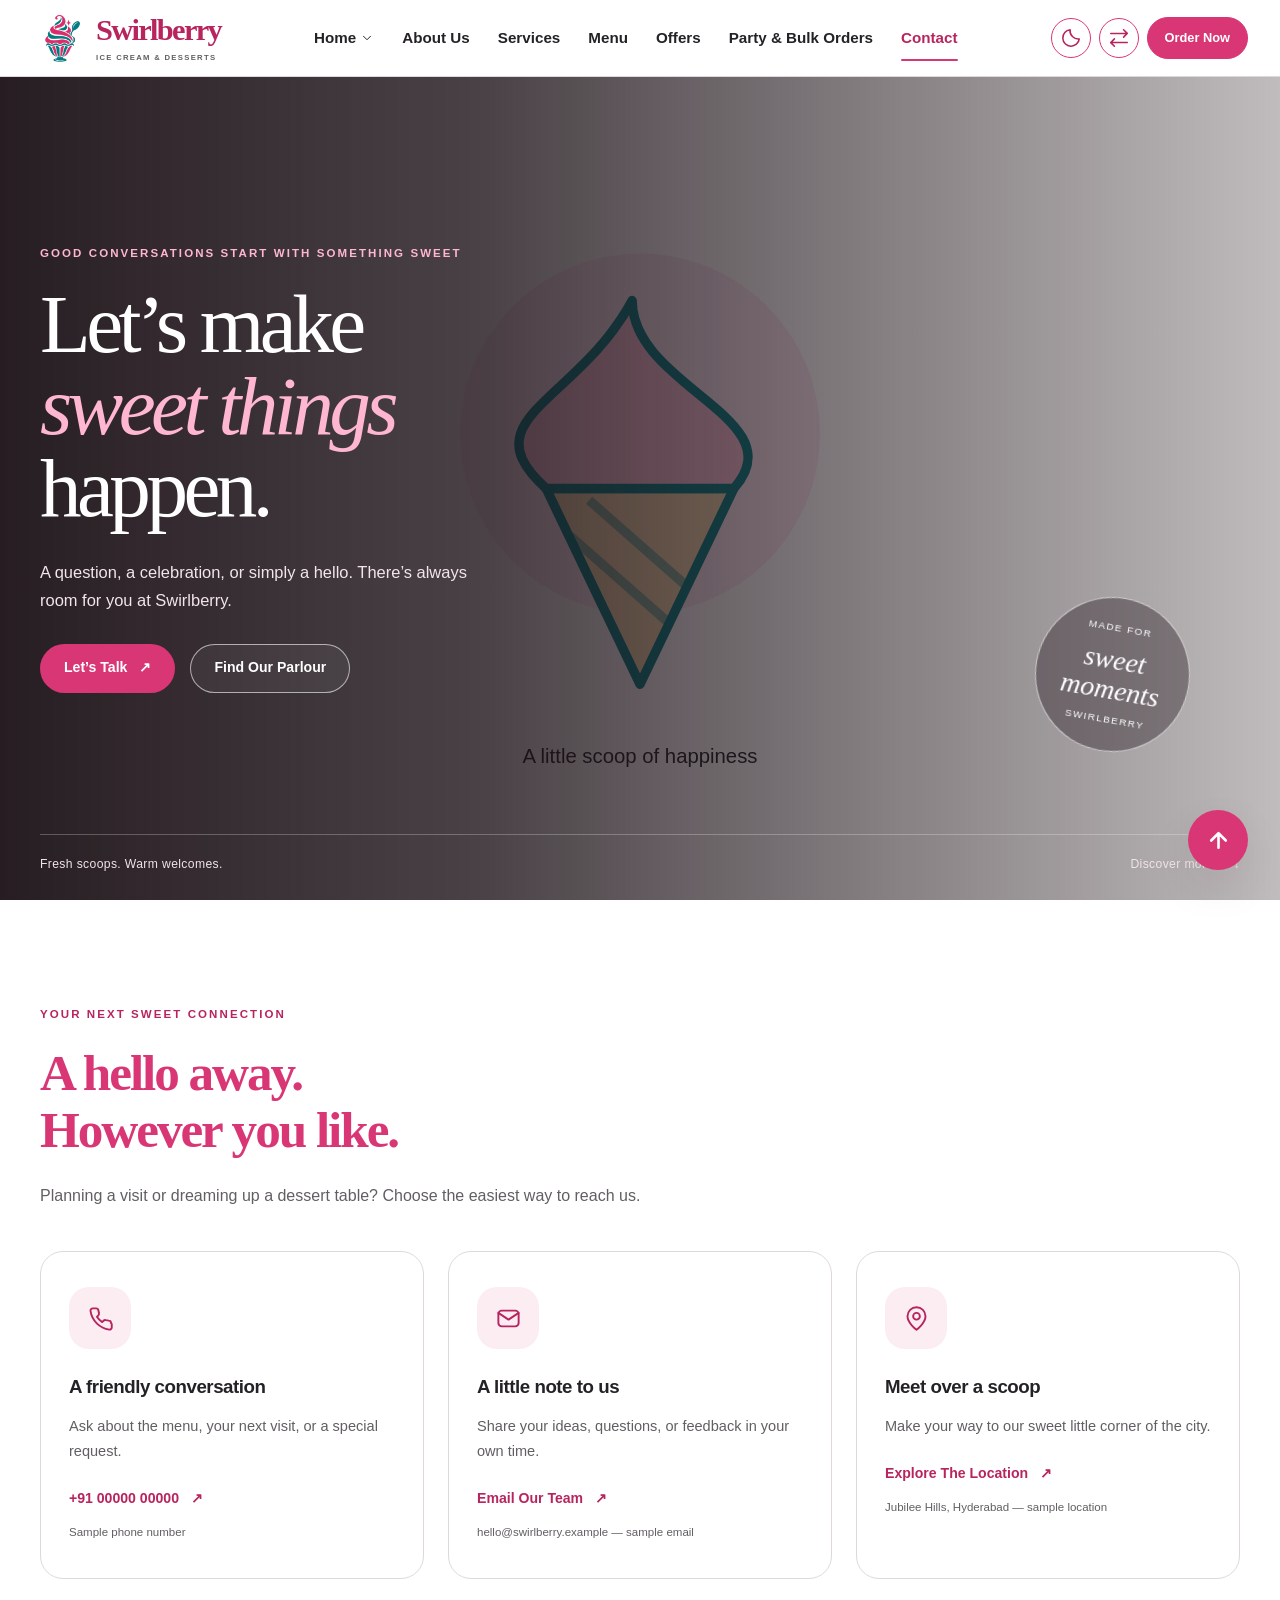
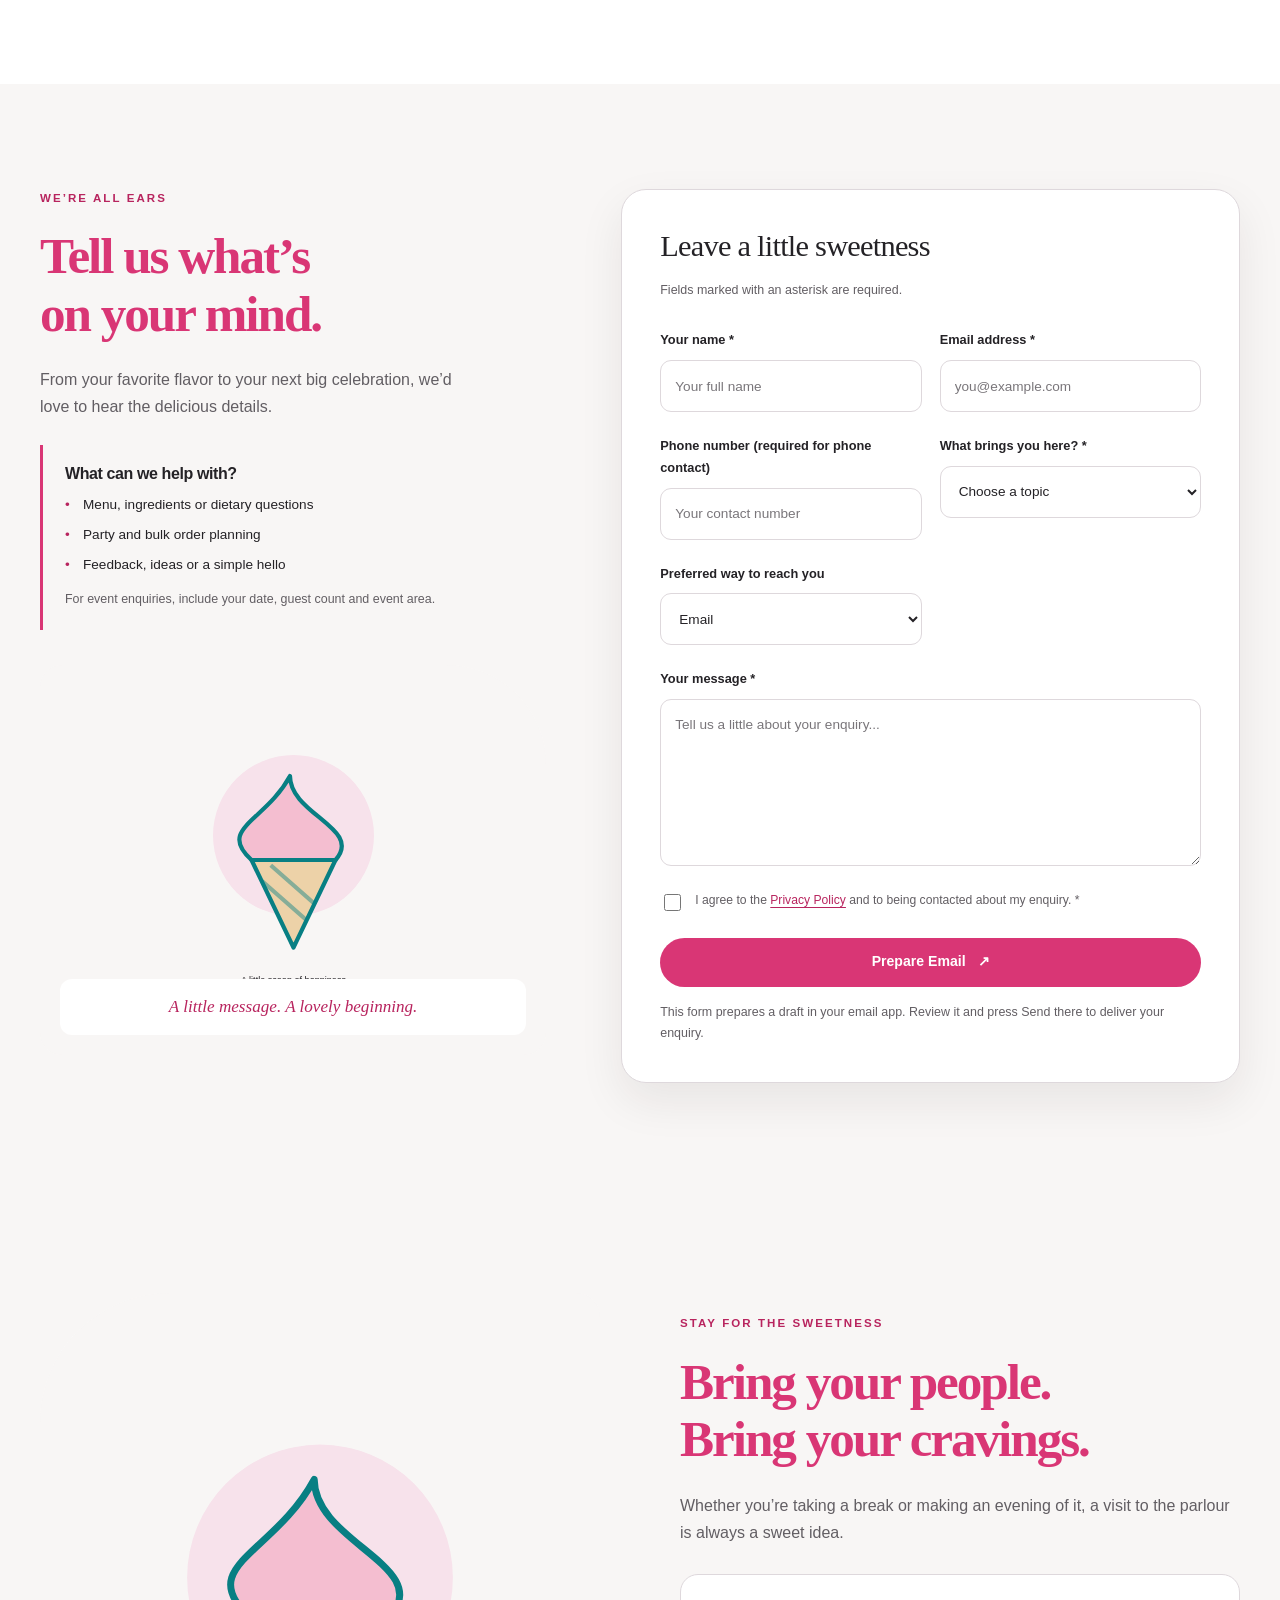
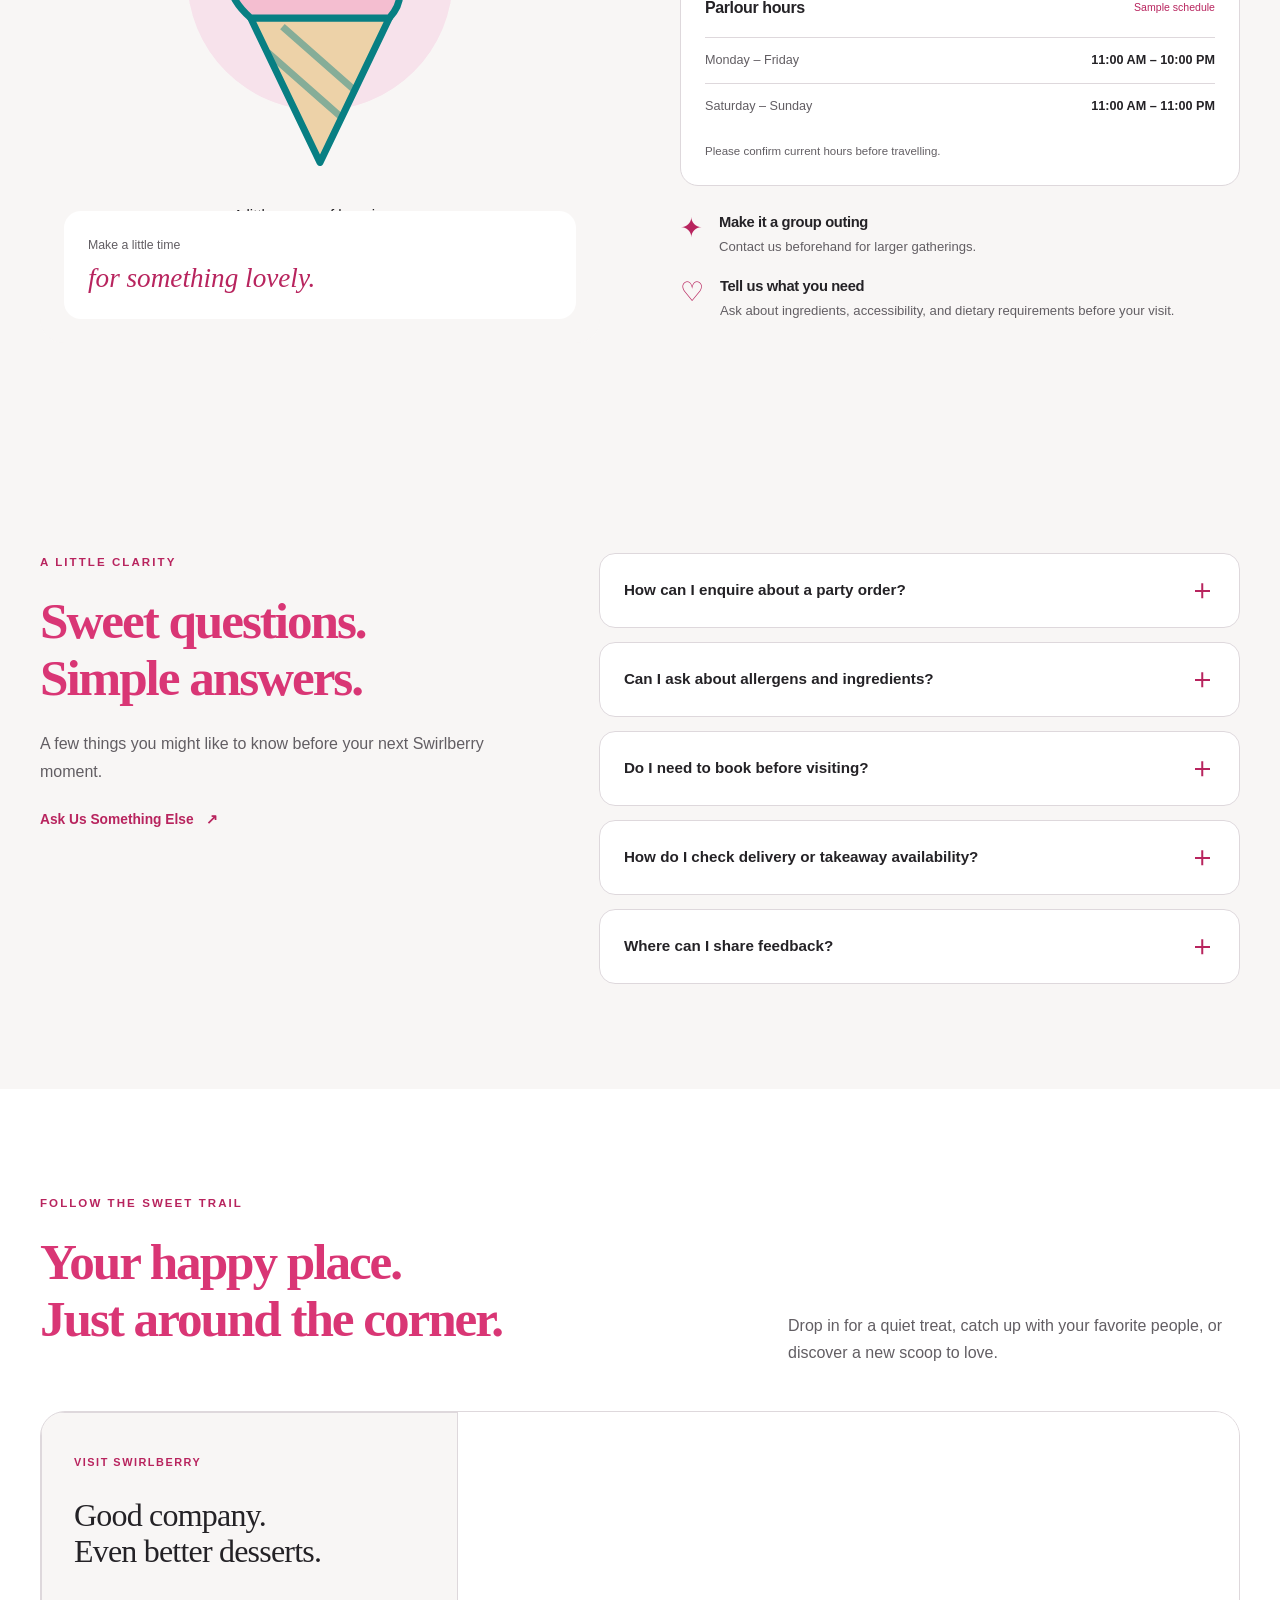
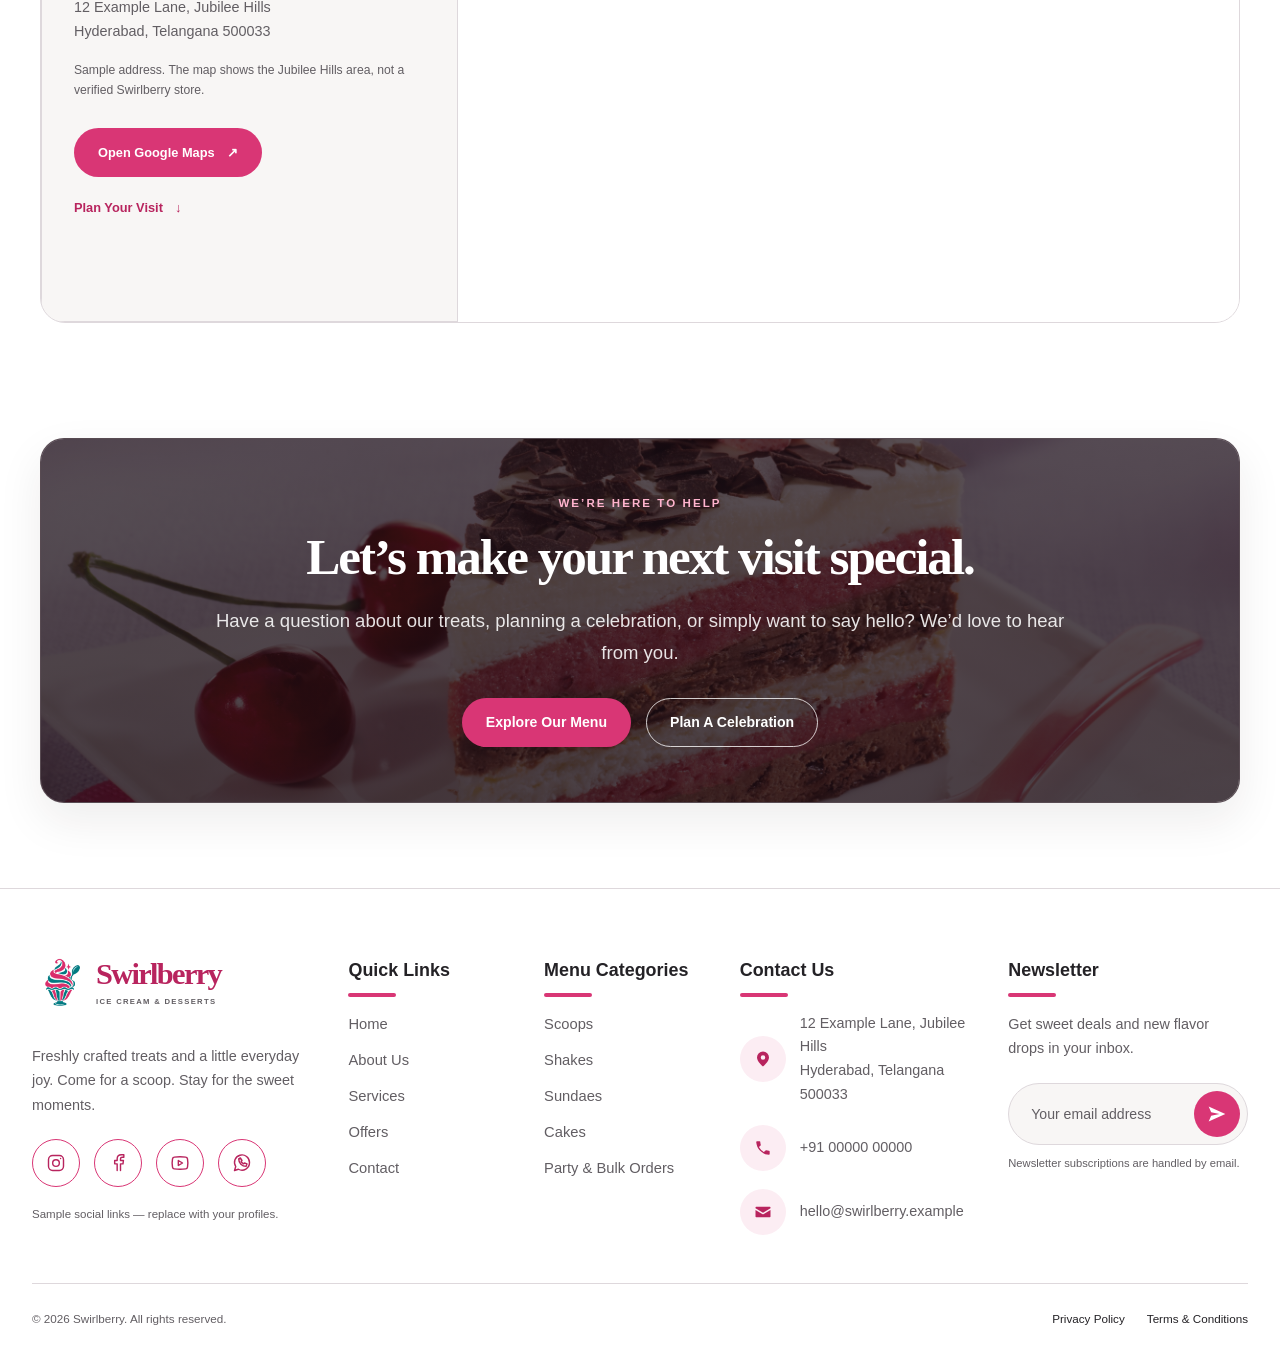
<file: contact.html>
<!DOCTYPE html>
<html lang="en" dir="ltr" data-theme="light">

<head>
  <meta charset="UTF-8">
  <meta name="viewport" content="width=device-width, initial-scale=1">

  <title>Contact Us | Swirlberry</title>
  <meta name="description"
    content="Get in touch with Swirlberry for ice cream, desserts, celebrations, and a little everyday sweetness.">
  <meta name="theme-color" content="#D93675">

  <link rel="icon" type="image/png" href="swirlberry-logo.png">
  <link rel="preconnect" href="https://images.unsplash.com">

  <link rel="stylesheet" href="contact.css">
  <link rel="stylesheet" href="site-chrome.css">
  <link rel="stylesheet" href="hover-effects.css">
  <script src="contact.js" defer></script>
</head>

<body>
  <a class="skip-link" href="#main">Skip to content</a>

  <!-- HEADER -->
  <header class="site-header">
    <div class="header-inner">
      <a class="brand" href="index.html" aria-label="Swirlberry home">
        <img class="logo" src="swirlberry-logo.png" alt="">
        <span>
          Swirlberry
          <small>ICE CREAM &amp; DESSERTS</small>
        </span>
      </a>

      <button class="utility mobile-toggle" id="mobileToggle" type="button" aria-expanded="false"
        aria-controls="navigation" aria-label="Open navigation" hidden>
        <svg class="icon" viewBox="0 0 24 24" fill="none" stroke="currentColor" stroke-width="1.7"
          stroke-linecap="round" stroke-linejoin="round" aria-hidden="true">
          <path d="M3 6h18M3 12h18M3 18h18" />
        </svg>
      </button>

      <nav id="navigation" aria-label="Main navigation">
        <ul class="nav-list">
          <li class="home-group">
            <details id="homeDropdown">
              <summary>
                Home
                <svg class="icon" viewBox="0 0 24 24" fill="none" stroke="currentColor" stroke-width="1.7"
                  stroke-linecap="round" stroke-linejoin="round" aria-hidden="true">
                  <path d="m6 9 6 6 6-6" />
                </svg>
              </summary>
              <ul class="dropdown">
                <li><a href="index.html">Home 1 – Classic</a></li>
                <li><a href="home2.html">Home 2 – Premium</a></li>
              </ul>
            </details>
          </li>

          <li><a href="about.html">About Us</a></li>
          <li><a href="services.html">Services</a></li>
          <li><a href="menu.html">Menu</a></li>
          <li><a href="offers.html">Offers</a></li>
          <li><a href="party-orders.html">Party &amp; Bulk Orders</a></li>
          <li>
            <a class="active" href="contact.html" aria-current="page">
              Contact
            </a>
          </li>
        </ul>
      </nav>

      <div class="header-actions">
        <button class="utility" id="themeToggle" type="button" aria-label="Switch to dark mode"
          title="Switch to dark mode" hidden>
          <svg class="icon" viewBox="0 0 24 24" fill="none" stroke="currentColor" stroke-width="1.7"
            stroke-linecap="round" stroke-linejoin="round" aria-hidden="true">
            <path d="M21 13A9 9 0 0 1 11 3a9 9 0 1 0 10 10Z" />
          </svg>
        </button>

        <button class="utility" id="directionToggle" type="button" aria-label="Switch to right-to-left layout"
          title="Switch to right-to-left layout" hidden>
          <svg class="icon" viewBox="0 0 24 24" fill="none" stroke="currentColor" stroke-width="1.7"
            stroke-linecap="round" stroke-linejoin="round" aria-hidden="true">
            <path d="M3 7h18m-4-4 4 4-4 4M21 17H3m4-4-4 4 4 4" />
          </svg>
        </button>

        <a class="button button-primary order-button" href="order.html">
          Order Now
        </a>
      </div>
    </div>
  </header>

  <main id="main">

    <!-- PREMIUM HERO -->
    <section class="contact-hero" aria-labelledby="heroTitle">
      <div class="hero-background">
        <img
          src="https://www.thespruceeats.com/thmb/3QatTcsVjKeDVCD-rIeUa4fSRAs=/1500x0/filters:no_upscale():max_bytes(150000):strip_icc()/perfect-banana-split-recipe-305712-hero-01-ef0482a539394da0b5ba64ade0c73b98.jpg"
          alt="Delicious ice cream served in crisp waffle cones" width="2200" height="1500" fetchpriority="high"
          decoding="async">
      </div>

      <div class="container hero-content">
        <p class="eyebrow">Good conversations start with something sweet</p>

        <h1 id="heroTitle">
          Let’s make<br>
          <em>sweet things</em><br>
          happen.
        </h1>

        <p class="hero-description">
          A question, a celebration, or simply a hello.
          There’s always room for you at Swirlberry.
        </p>

        <div class="button-row">
          <a class="button button-primary" href="#message">
            Let’s Talk
            <span aria-hidden="true">↗</span>
          </a>
          <a class="button hero-outline" href="#find-us">
            Find Our Parlour
          </a>
        </div>
      </div>

      <div class="hero-bottom">
        <span>Fresh scoops. Warm welcomes.</span>
        <a href="#connect">
          Discover more <span aria-hidden="true">↓</span>
        </a>
      </div>

      <div class="hero-stamp" aria-hidden="true">
        <span>Made for</span>
        <strong>sweet<br>moments</strong>
        <span>Swirlberry</span>
      </div>
    </section>

    <!-- CONNECT -->
    <section class="section" id="connect" aria-labelledby="connectTitle">
      <div class="container">
        <div class="section-heading reveal">
          <p class="eyebrow">Your next sweet connection</p>
          <h2 id="connectTitle">
            A hello away.<br><em>However you like.</em>
          </h2>
          <p>
            Planning a visit or dreaming up a dessert table?
            Choose the easiest way to reach us.
          </p>
        </div>

        <div class="contact-grid">
          <article class="contact-card reveal">
            <span class="card-icon" aria-hidden="true">
              <svg class="icon" viewBox="0 0 24 24" fill="none" stroke="currentColor" stroke-width="1.7"
                stroke-linecap="round" stroke-linejoin="round">
                <path
                  d="M22 16.9v3a2 2 0 0 1-2.2 2A19.8 19.8 0 0 1 3.1 5.2 2 2 0 0 1 5.1 3h3a2 2 0 0 1 2 1.7l.5 2.5a2 2 0 0 1-.6 2.1L8.8 10.5a16 16 0 0 0 4.7 4.7l1.2-1.2a2 2 0 0 1 2.1-.6l2.5.5a2 2 0 0 1 2 2Z" />
              </svg>
            </span>
            <h3>A friendly conversation</h3>
            <p>Ask about the menu, your next visit, or a special request.</p>
            <a class="text-link" href="tel:+910000000000">
              <bdi>+91 00000 00000</bdi>
              <span aria-hidden="true">↗</span>
            </a>
            <small>Sample phone number</small>
          </article>

          <article class="contact-card reveal">
            <span class="card-icon" aria-hidden="true">
              <svg class="icon" viewBox="0 0 24 24" fill="none" stroke="currentColor" stroke-width="1.7"
                stroke-linecap="round" stroke-linejoin="round">
                <rect x="3" y="5" width="18" height="14" rx="3" />
                <path d="m3 7 9 6 9-6" />
              </svg>
            </span>
            <h3>A little note to us</h3>
            <p>Share your ideas, questions, or feedback in your own time.</p>
            <a class="text-link" href="mailto:hello@swirlberry.example">
              Email Our Team <span aria-hidden="true">↗</span>
            </a>
            <small>hello@swirlberry.example — sample email</small>
          </article>

          <article class="contact-card reveal">
            <span class="card-icon" aria-hidden="true">
              <svg class="icon" viewBox="0 0 24 24" fill="none" stroke="currentColor" stroke-width="1.7"
                stroke-linecap="round" stroke-linejoin="round">
                <path d="M20 10c0 6-8 12-8 12S4 16 4 10a8 8 0 1 1 16 0Z" />
                <circle cx="12" cy="10" r="3" />
              </svg>
            </span>
            <h3>Meet over a scoop</h3>
            <p>Make your way to our sweet little corner of the city.</p>
            <a class="text-link" href="#find-us">
              Explore The Location <span aria-hidden="true">↗</span>
            </a>
            <small>Jubilee Hills, Hyderabad — sample location</small>
          </article>
        </div>
      </div>
    </section>

    <!-- MESSAGE -->
    <section class="section tinted" id="message" aria-labelledby="messageTitle">
      <div class="container message-grid">
        <div class="message-story reveal">
          <p class="eyebrow">We’re all ears</p>
          <h2 id="messageTitle">
            Tell us what’s<br><em>on your mind.</em>
          </h2>
          <p>
            From your favorite flavor to your next big celebration,
            we’d love to hear the delicious details.
          </p>

          <div class="message-prompts">
            <h3>What can we help with?</h3>
            <ul>
              <li>Menu, ingredients or dietary questions</li>
              <li>Party and bulk order planning</li>
              <li>Feedback, ideas or a simple hello</li>
            </ul>
            <p>For event enquiries, include your date, guest count and event area.</p>
          </div>

          <div class="message-image">
            <img
              src="https://images.unsplash.com/photo-1488900128323-21503983a07e?auto=format&amp;fit=crop&amp;w=1000&amp;q=85"
              alt="Colorful frozen fruit desserts ready to enjoy" width="1000" height="1100" loading="lazy"
              decoding="async">
            <span>A little message. A lovely beginning.</span>
          </div>
        </div>

        <form class="message-form reveal" id="contactForm" action="mailto:hello@swirlberry.example" method="post"
          enctype="text/plain">

          <h3>Leave a little sweetness</h3>
          <p class="form-intro">
            Fields marked with an asterisk are required.
          </p>

          <div class="form-grid">
            <div class="field">
              <label for="contactName">Your name *</label>
              <input id="contactName" name="name" type="text" placeholder="Your full name" autocomplete="name"
                maxlength="100" required>
            </div>

            <div class="field">
              <label for="contactEmail">Email address *</label>
              <input id="contactEmail" name="email" type="email" placeholder="you@example.com" autocomplete="email"
                maxlength="254" required>
            </div>

            <div class="field">
              <label for="contactPhone">Phone number (required for phone contact)</label>
              <input id="contactPhone" name="phone" type="tel" placeholder="Your contact number" autocomplete="tel"
                maxlength="30">
            </div>

            <div class="field">
              <label for="contactTopic">What brings you here? *</label>
              <select id="contactTopic" name="topic" required>
                <option value="">Choose a topic</option>
                <option>General enquiry</option>
                <option>Menu and ingredients</option>
                <option>Party and bulk orders</option>
                <option>Feedback</option>
                <option>Partnership enquiry</option>
              </select>
            </div>

            <div class="field">
              <label for="contactPreference">Preferred way to reach you</label>
              <select id="contactPreference" name="contactPreference">
                <option value="Email">Email</option>
                <option value="Phone">Phone</option>
                <option value="Either">Either</option>
              </select>
            </div>

            <div class="field field-wide party-detail" id="eventDateField" hidden>
              <label for="eventDate">Event date (optional)</label>
              <input id="eventDate" name="eventDate" type="date">
            </div>

            <div class="field party-detail" id="guestCountField" hidden>
              <label for="guestCount">Approximate number of guests</label>
              <input id="guestCount" name="guestCount" type="number" min="1" max="10000"
                inputmode="numeric" placeholder="e.g. 30">
            </div>

            <div class="field party-detail" id="eventLocationField" hidden>
              <label for="eventLocation">Event area or delivery location</label>
              <input id="eventLocation" name="eventLocation" type="text" maxlength="150"
                autocomplete="address-level2" placeholder="Area or city">
            </div>

            <div class="field field-wide">
              <label for="contactMessage">Your message *</label>
              <textarea id="contactMessage" name="message" rows="6" placeholder="Tell us a little about your enquiry..."
                minlength="10" maxlength="3000" required></textarea>
            </div>
          </div>

          <label class="consent">
            <input name="consent" type="checkbox" required>
            <span>
              I agree to the
              <a href="privacy.html">Privacy Policy</a>
              and to being contacted about my enquiry. *
            </span>
          </label>

          <button class="button button-primary form-submit" type="submit">
            Prepare Email <span aria-hidden="true">↗</span>
          </button>

          <p class="form-note" id="formHelp">
            This form prepares a draft in your email app.
            Review it and press Send there to deliver your enquiry.
          </p>
          <p class="form-status" id="formStatus" role="status" aria-live="polite"></p>

          <noscript>
            <p class="form-note">
              JavaScript is disabled. Submitting uses your email app.
            </p>
          </noscript>
        </form>
      </div>
    </section>

    <!-- VISIT -->
    <section class="section tinted" id="visit" aria-labelledby="visitTitle">
      <div class="container visit-grid">
        <div class="visit-visual reveal">
          <img
            src="https://images.unsplash.com/photo-1567206563064-6f60f40a2b57?auto=format&amp;fit=crop&amp;w=1100&amp;q=85"
            alt="Freshly served ice cream for a leisurely dessert break" width="1100" height="1200" loading="lazy"
            decoding="async">
          <div class="visit-caption">
            <span>Make a little time</span>
            <strong>for something lovely.</strong>
          </div>
        </div>

        <div class="reveal">
          <p class="eyebrow">Stay for the sweetness</p>
          <h2 id="visitTitle">
            Bring your people.<br><em>Bring your cravings.</em>
          </h2>
          <p>
            Whether you’re taking a break or making an evening of it,
            a visit to the parlour is always a sweet idea.
          </p>

          <div class="hours-panel">
            <div class="hours-title">
              <h3>Parlour hours</h3>
              <span>Sample schedule</span>
            </div>
            <dl class="hours-list">
              <div>
                <dt>Monday – Friday</dt>
                <dd><bdi>11:00 AM – 10:00 PM</bdi></dd>
              </div>
              <div>
                <dt>Saturday – Sunday</dt>
                <dd><bdi>11:00 AM – 11:00 PM</bdi></dd>
              </div>
            </dl>
            <p>Please confirm current hours before travelling.</p>
          </div>

          <div class="visit-tips">
            <article>
              <span aria-hidden="true">✦</span>
              <div>
                <h3>Make it a group outing</h3>
                <p>Contact us beforehand for larger gatherings.</p>
              </div>
            </article>
            <article>
              <span aria-hidden="true">♡</span>
              <div>
                <h3>Tell us what you need</h3>
                <p>
                  Ask about ingredients, accessibility,
                  and dietary requirements before your visit.
                </p>
              </div>
            </article>
          </div>
        </div>
      </div>
    </section>

    <!-- QUESTIONS -->
    <section class="section tinted" aria-labelledby="faqTitle">
      <div class="container faq-grid">
        <div class="faq-intro reveal">
          <p class="eyebrow">A little clarity</p>
          <h2 id="faqTitle">
            Sweet questions.<br><em>Simple answers.</em>
          </h2>
          <p>
            A few things you might like to know before
            your next Swirlberry moment.
          </p>
          <a class="text-link" href="#message">
            Ask Us Something Else <span aria-hidden="true">↗</span>
          </a>
        </div>

        <div class="faq-list reveal">
          <details class="faq-item">
            <summary>
              How can I enquire about a party order?
              <span class="faq-plus" aria-hidden="true"></span>
            </summary>
            <div class="faq-answer">
              <p>
                Visit our Party &amp; Bulk Orders page or select
                “Party and bulk orders” in the contact form.
                Share your event date, guest count, and dessert ideas.
              </p>
            </div>
          </details>

          <details class="faq-item">
            <summary>
              Can I ask about allergens and ingredients?
              <span class="faq-plus" aria-hidden="true"></span>
            </summary>
            <div class="faq-answer">
              <p>
                Yes. Contact the team about a specific item before
                ordering. Ask about ingredients and preparation practices,
                including possible cross-contact.
              </p>
            </div>
          </details>

          <details class="faq-item">
            <summary>
              Do I need to book before visiting?
              <span class="faq-plus" aria-hidden="true"></span>
            </summary>
            <div class="faq-answer">
              <p>
                Please contact the parlour to confirm seating arrangements.
                For larger groups or special occasions, enquire in advance.
              </p>
            </div>
          </details>

          <details class="faq-item">
            <summary>
              How do I check delivery or takeaway availability?
              <span class="faq-plus" aria-hidden="true"></span>
            </summary>
            <div class="faq-answer">
              <p>
                Contact the team with your location, preferred items,
                and requested time to check available options.
              </p>
            </div>
          </details>

          <details class="faq-item">
            <summary>
              Where can I share feedback?
              <span class="faq-plus" aria-hidden="true"></span>
            </summary>
            <div class="faq-answer">
              <p>
                Select “Feedback” in the contact form.
                Include the date of your visit and anything
                you would like the team to know.
              </p>
            </div>
          </details>
        </div>
      </div>
    </section>

    <!-- MAP -->
    <section class="section" id="find-us" aria-labelledby="locationTitle">
      <div class="container">
        <div class="location-heading reveal">
          <div class="section-heading">
            <p class="eyebrow">Follow the sweet trail</p>
            <h2 id="locationTitle">
              Your happy place.<br><em>Just around the corner.</em>
            </h2>
          </div>

          <p>
            Drop in for a quiet treat, catch up with your favorite people,
            or discover a new scoop to love.
          </p>
        </div>

        <div class="map-layout reveal">
          <div class="location-card">
            <span class="location-tag">Visit Swirlberry</span>
            <h3>Good company.<br>Even better desserts.</h3>
            <address>
              12 Example Lane, Jubilee Hills<br>
              Hyderabad, Telangana 500033
            </address>

            <p class="location-note">
              Sample address. The map shows the Jubilee Hills area,
              not a verified Swirlberry store.
            </p>

            <a class="button button-primary"
              href="https://www.google.com/maps/search/?api=1&amp;query=Jubilee+Hills+Hyderabad" target="_blank"
              rel="noopener noreferrer">
              Open Google Maps
              <span aria-hidden="true">↗</span>
            </a>

            <a class="text-link" href="#visit">
              Plan Your Visit <span aria-hidden="true">↓</span>
            </a>
          </div>

          <div class="map-frame">
            <iframe title="Map of the sample Jubilee Hills location in Hyderabad"
              src="https://www.google.com/maps?q=Jubilee%20Hills%20Hyderabad&amp;output=embed" width="1000" height="600"
              loading="lazy" referrerpolicy="no-referrer-when-downgrade" allowfullscreen>
            </iframe>
          </div>
        </div>
      </div>
    </section>

    <!-- FINAL CALL TO ACTION -->
    <section class="final-section" aria-labelledby="finalTitle">
      <div class="container">
        <div class="final-panel final-panel-centered reveal">
          <div class="final-panel-content">
            <p class="eyebrow">We’re here to help</p>
            <h2 id="finalTitle">Let’s make your next visit special.</h2>
            <p>
              Have a question about our treats, planning a celebration, or
              simply want to say hello? We’d love to hear from you.
            </p>
            <div class="button-row">
              <a class="button button-primary" href="menu.html">
                Explore Our Menu
              </a>
              <a class="button button-outline" href="party-orders.html">
                Plan A Celebration
              </a>
            </div>
          </div>
        </div>
      </div>
    </section>
  </main>

  <!-- FOOTER -->
  <footer class="site-footer">
    <div class="container">
      <div class="footer-grid">

        <div class="footer-brand">
          <a class="brand" href="index.html" aria-label="Swirlberry home">
            <img class="logo" src="swirlberry-logo.png" alt="">

            <span>
              Swirlberry
              <small>ICE CREAM &amp; DESSERTS</small>
            </span>
          </a>

          <p>
            Freshly crafted treats and a little everyday joy.
            Come for a scoop. Stay for the sweet moments.
          </p>

          <!-- Replace these four sample URLs with your real profiles. -->
          <div class="socials" aria-label="Social links">
            <a href="https://example.com/replace-instagram" aria-label="Instagram — replace sample profile URL"
              title="Sample Instagram link">
              <svg class="icon" viewBox="0 0 24 24" fill="none" stroke="currentColor" stroke-width="1.7"
                stroke-linecap="round" stroke-linejoin="round" aria-hidden="true">
                <rect x="3" y="3" width="18" height="18" rx="5" />
                <circle cx="12" cy="12" r="4" />
                <path d="M17.5 6.5h.01" />
              </svg>
            </a>

            <a href="https://example.com/replace-facebook" aria-label="Facebook — replace sample profile URL"
              title="Sample Facebook link">
              <svg class="icon" viewBox="0 0 24 24" fill="none" stroke="currentColor" stroke-width="1.7"
                stroke-linecap="round" stroke-linejoin="round" aria-hidden="true">
                <path d="M15 21v-8h3l.5-4H15V7c0-1 .5-2 2-2h2V2h-3c-4 0-5 2-5 5v2H8v4h3v8" />
              </svg>
            </a>

            <a href="https://example.com/replace-youtube" aria-label="YouTube — replace sample profile URL"
              title="Sample YouTube link">
              <svg class="icon" viewBox="0 0 24 24" fill="none" stroke="currentColor" stroke-width="1.7"
                stroke-linecap="round" stroke-linejoin="round" aria-hidden="true">
                <path
                  d="M21 7c-.2-1-1-2-2-2a54 54 0 0 0-14 0C4 5 3.2 6 3 7a28 28 0 0 0 0 10c.2 1 1 2 2 2a54 54 0 0 0 14 0c1 0 1.8-1 2-2a28 28 0 0 0 0-10Z" />
                <path d="m10 9 5 3-5 3Z" />
              </svg>
            </a>

            <a href="https://example.com/replace-whatsapp" aria-label="WhatsApp — replace sample profile URL"
              title="Sample WhatsApp link">
              <svg class="icon" viewBox="0 0 24 24" fill="none" stroke="currentColor" stroke-width="1.7"
                stroke-linecap="round" stroke-linejoin="round" aria-hidden="true">
                <path d="M21 11.5a9 9 0 0 1-13.3 8L3 21l1.5-4.7A9 9 0 1 1 21 11.5Z" />
                <path d="M8 7c0 5 4 9 9 9l1-3-3-1-1 1c-2-1-3-2-3-3l1-1-2-3Z" />
              </svg>
            </a>
          </div>

          <small>Sample social links — replace with your profiles.</small>
        </div>

        <div>
          <h2>Quick Links</h2>
          <ul>
            <li><a href="index.html">Home</a></li>
            <li><a href="about.html">About Us</a></li>
            <li><a href="services.html">Services</a></li>
            <li><a href="offers.html">Offers</a></li>
            <li><a href="contact.html">Contact</a></li>
          </ul>
        </div>

        <div>
          <h2>Menu Categories</h2>
          <ul>
            <li><a href="menu.html#scoops">Scoops</a></li>
            <li><a href="menu.html#shakes">Shakes</a></li>
            <li><a href="menu.html#sundaes">Sundaes</a></li>
            <li><a href="menu.html#cakes">Cakes</a></li>
            <li><a href="party-orders.html">Party &amp; Bulk Orders</a></li>
          </ul>
        </div>

        <div>
          <h2>Contact Us</h2>
          <div class="footer-contact-list">
            <address class="footer-contact-item">
              <span class="contact-icon" aria-hidden="true">
                <svg class="icon" viewBox="0 0 24 24" fill="currentColor">
                  <path
                    d="M12 2a8 8 0 0 0-8 8c0 5.5 8 12 8 12s8-6.5 8-12a8 8 0 0 0-8-8Zm0 11a3 3 0 1 1 0-6 3 3 0 0 1 0 6Z" />
                </svg>
              </span>
              <span>12 Example Lane, Jubilee Hills<br>Hyderabad, Telangana 500033</span>
            </address>

            <div class="footer-contact-item">
              <span class="contact-icon" aria-hidden="true">
                <svg class="icon" viewBox="0 0 24 24" fill="currentColor">
                  <path
                    d="M6.6 10.8a15.5 15.5 0 0 0 6.6 6.6l2.2-2.2a1 1 0 0 1 1-.2 11.4 11.4 0 0 0 3.5.6 1 1 0 0 1 1 1V20a1 1 0 0 1-1 1A17.9 17.9 0 0 1 3 4a1 1 0 0 1 1-1h3.4a1 1 0 0 1 1 1 11.4 11.4 0 0 0 .6 3.5 1 1 0 0 1-.2 1Z" />
                </svg>
              </span>
              <a href="tel:+910000000000"><bdi>+91 00000 00000</bdi></a>
            </div>

            <div class="footer-contact-item">
              <span class="contact-icon" aria-hidden="true">
                <svg class="icon" viewBox="0 0 24 24" fill="currentColor">
                  <path
                    d="M3 5h18a1 1 0 0 1 1 1v1l-10 6L2 7V6a1 1 0 0 1 1-1Zm-1 4.3 9.5 5.7a1 1 0 0 0 1 0L22 9.3V18a1 1 0 0 1-1 1H3a1 1 0 0 1-1-1Z" />
                </svg>
              </span>
              <a href="mailto:hello@swirlberry.example">hello@swirlberry.example</a>
            </div>
          </div>
        </div>

        <div class="footer-newsletter">
          <h2>Newsletter</h2>
          <p>Get sweet deals and new flavor drops in your inbox.</p>
          <form action="mailto:hello@swirlberry.example" method="post" enctype="text/plain">
            <label class="visually-hidden" for="newsletterEmail">Your email address</label>
            <input id="newsletterEmail" name="email" type="email" placeholder="Your email address" autocomplete="email"
              required>
            <button type="submit" aria-label="Subscribe to the newsletter">
              <svg class="icon" viewBox="0 0 24 24" fill="currentColor" aria-hidden="true">
                <path d="m2 3 20 9-20 9 3-7 10-2-10-2-3-7Zm5 9 13 0" />
              </svg>
            </button>
          </form>
          <small class="newsletter-note">Newsletter subscriptions are handled by email.</small>
        </div>
      </div>

      <div class="footer-bottom">
        <p>
          © <span id="year">2026</span> Swirlberry.
          All rights reserved.
        </p>

        <div>
          <a href="privacy.html">Privacy Policy</a>
          <a href="terms.html">Terms &amp; Conditions</a>
        </div>
      </div>

    </div>
    <a class="back-to-top" href="#main" aria-label="Back to top">
      <svg class="icon" viewBox="0 0 24 24" fill="none" stroke="currentColor" stroke-width="2.5" stroke-linecap="round"
        stroke-linejoin="round" aria-hidden="true">
        <path d="M12 19V5m-7 7 7-7 7 7" />
      </svg>
    </a>
  </footer>
</body>

</html>
</file>
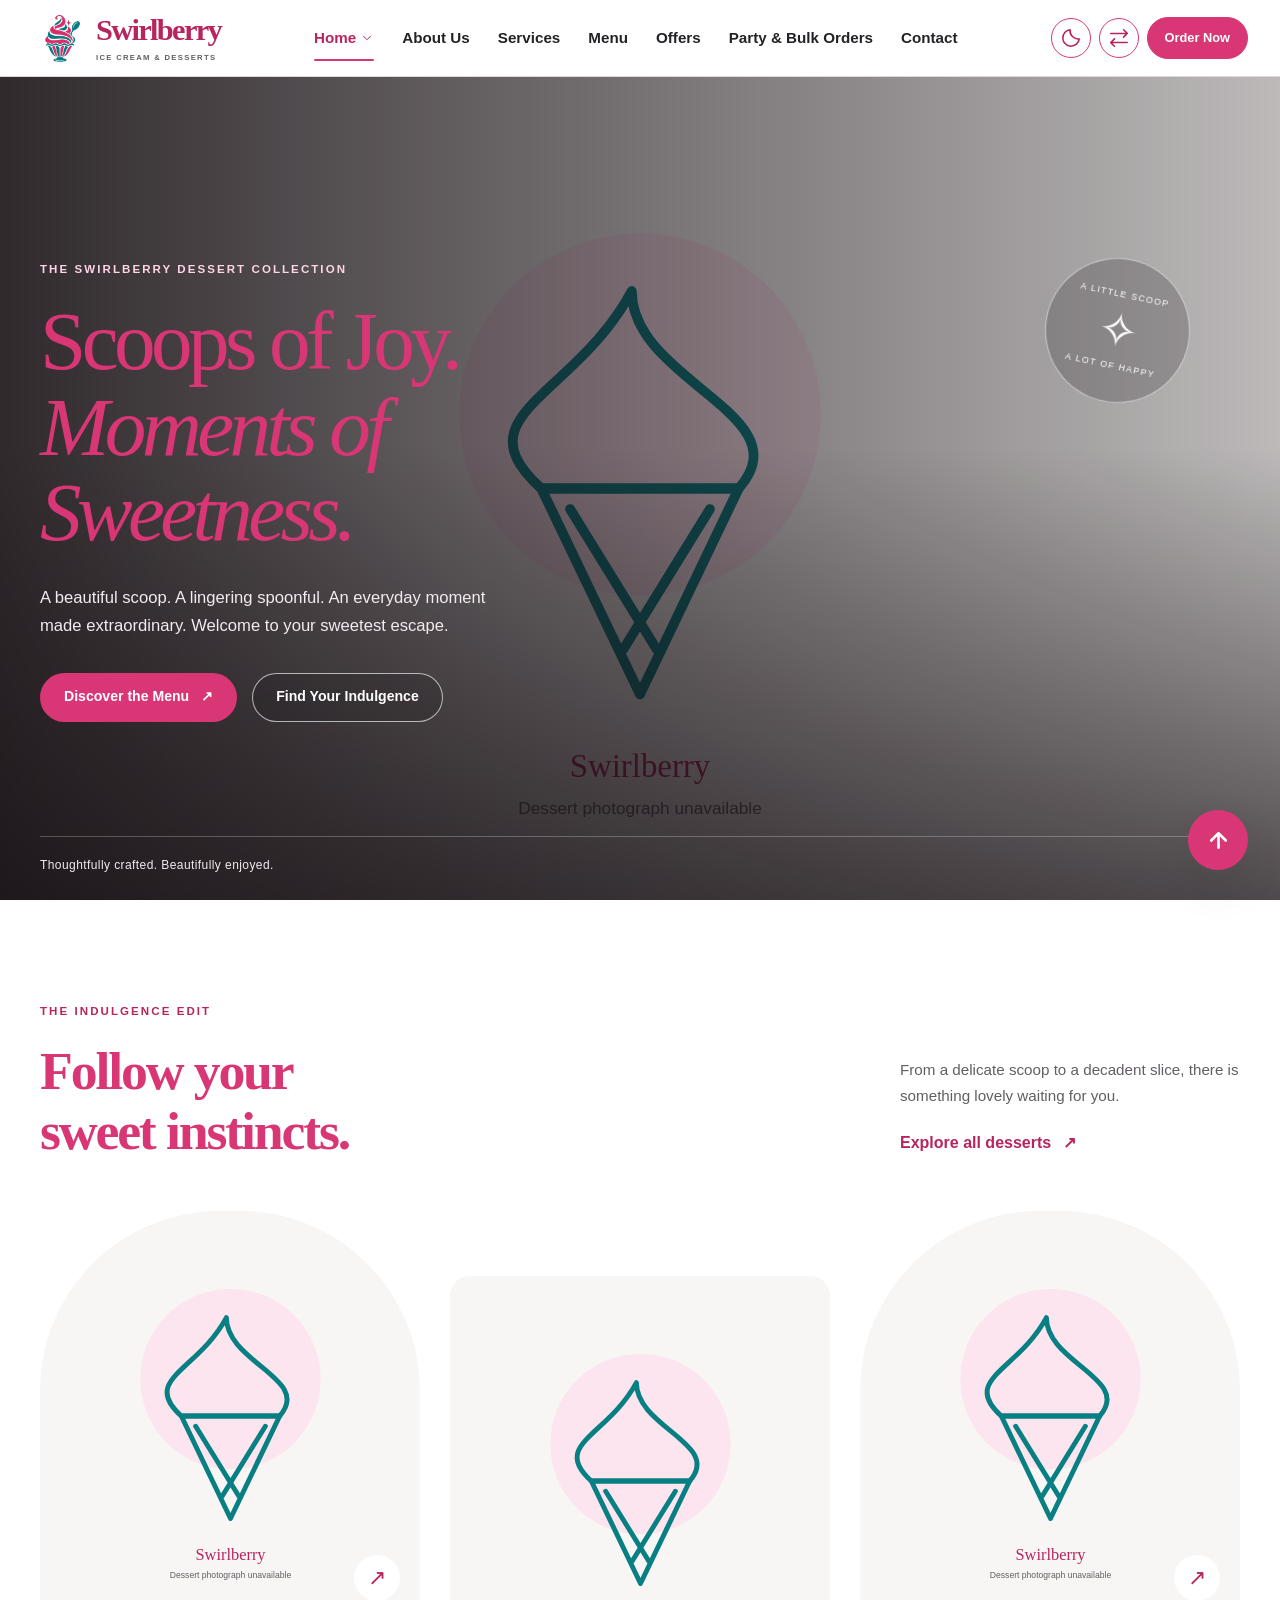
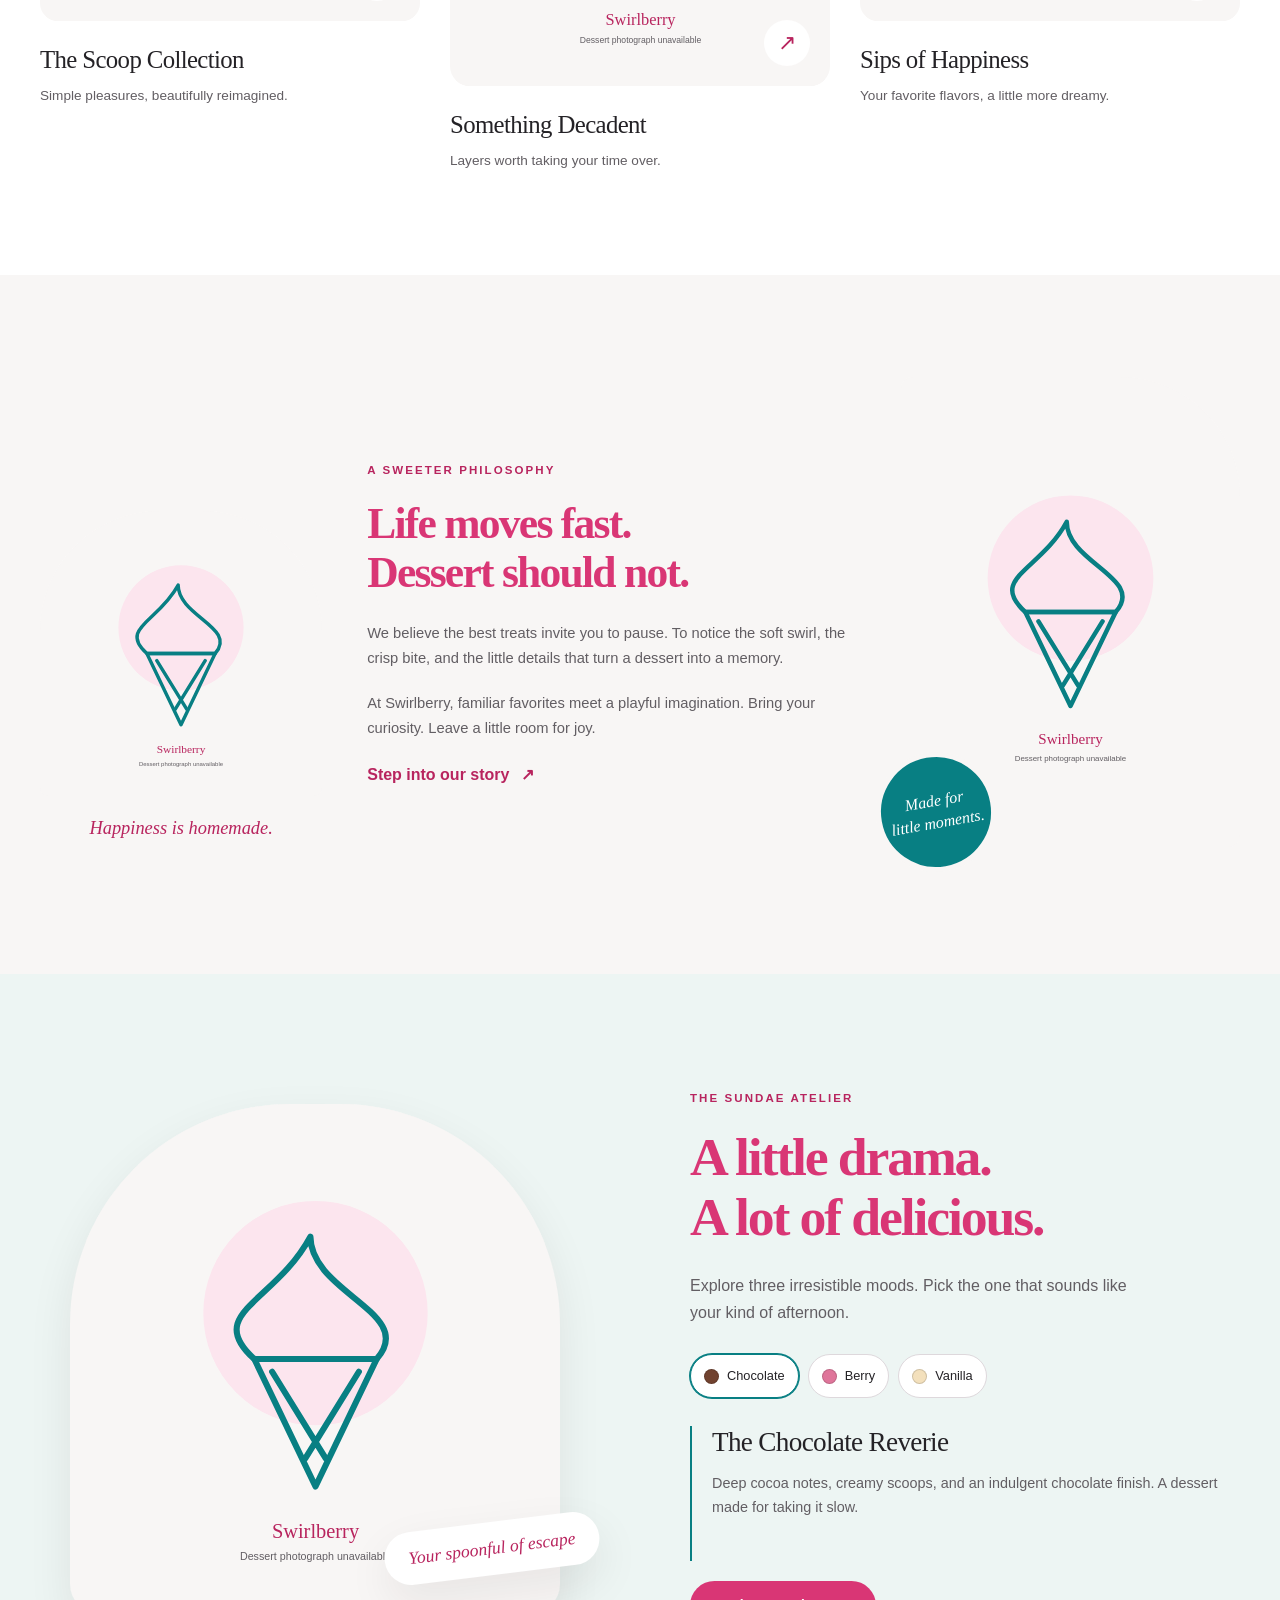
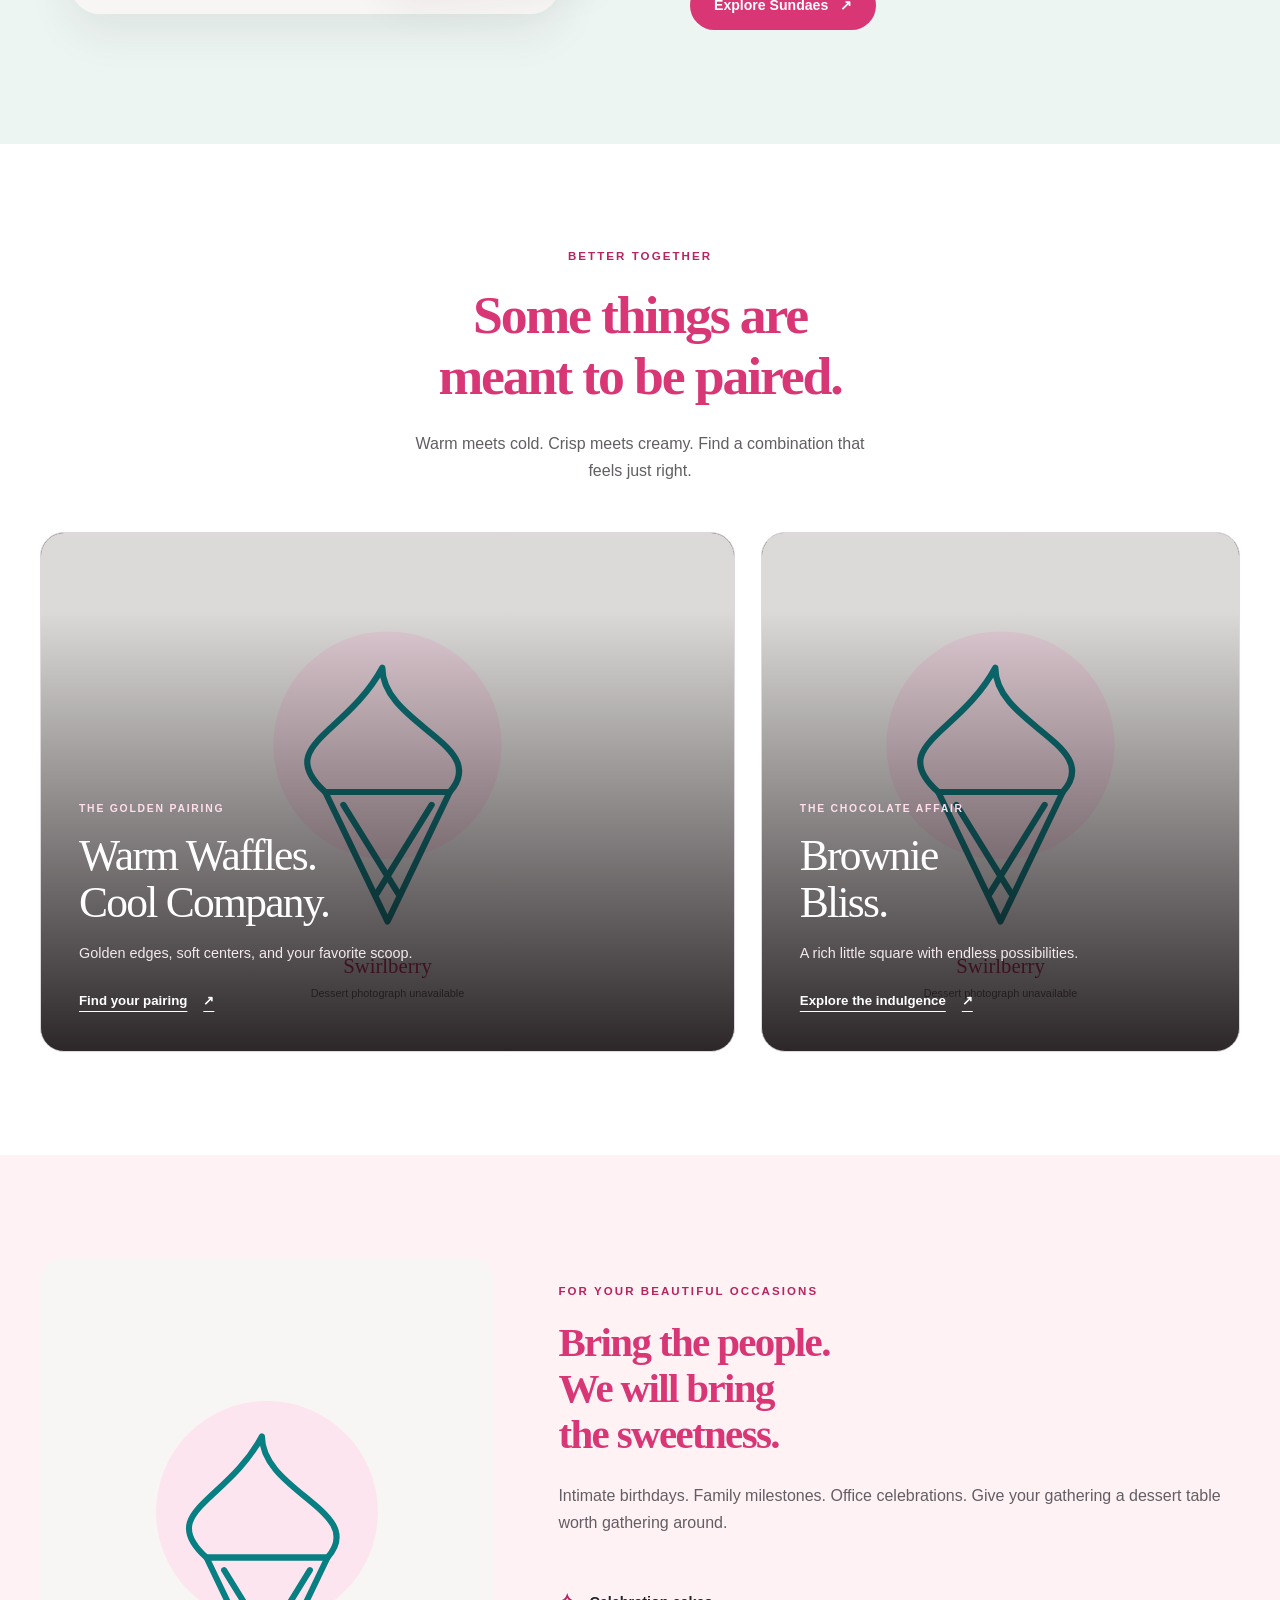
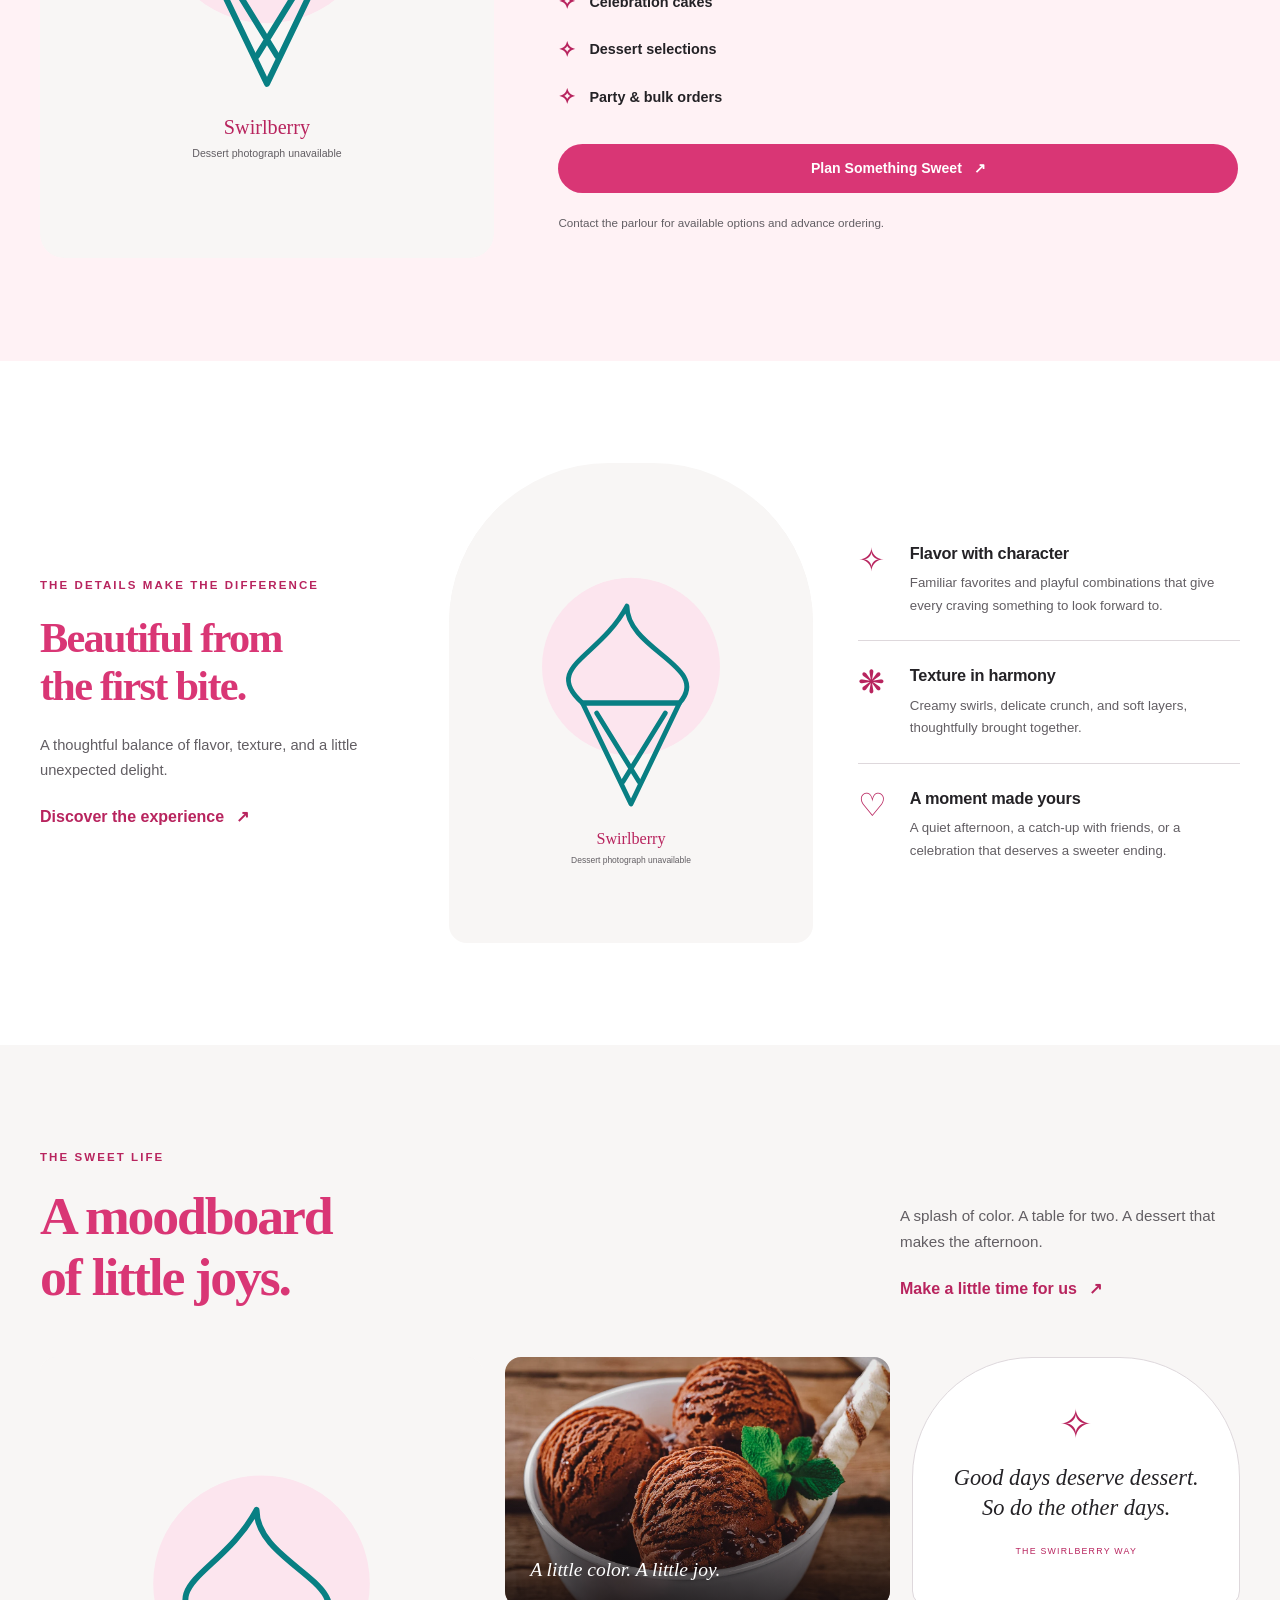
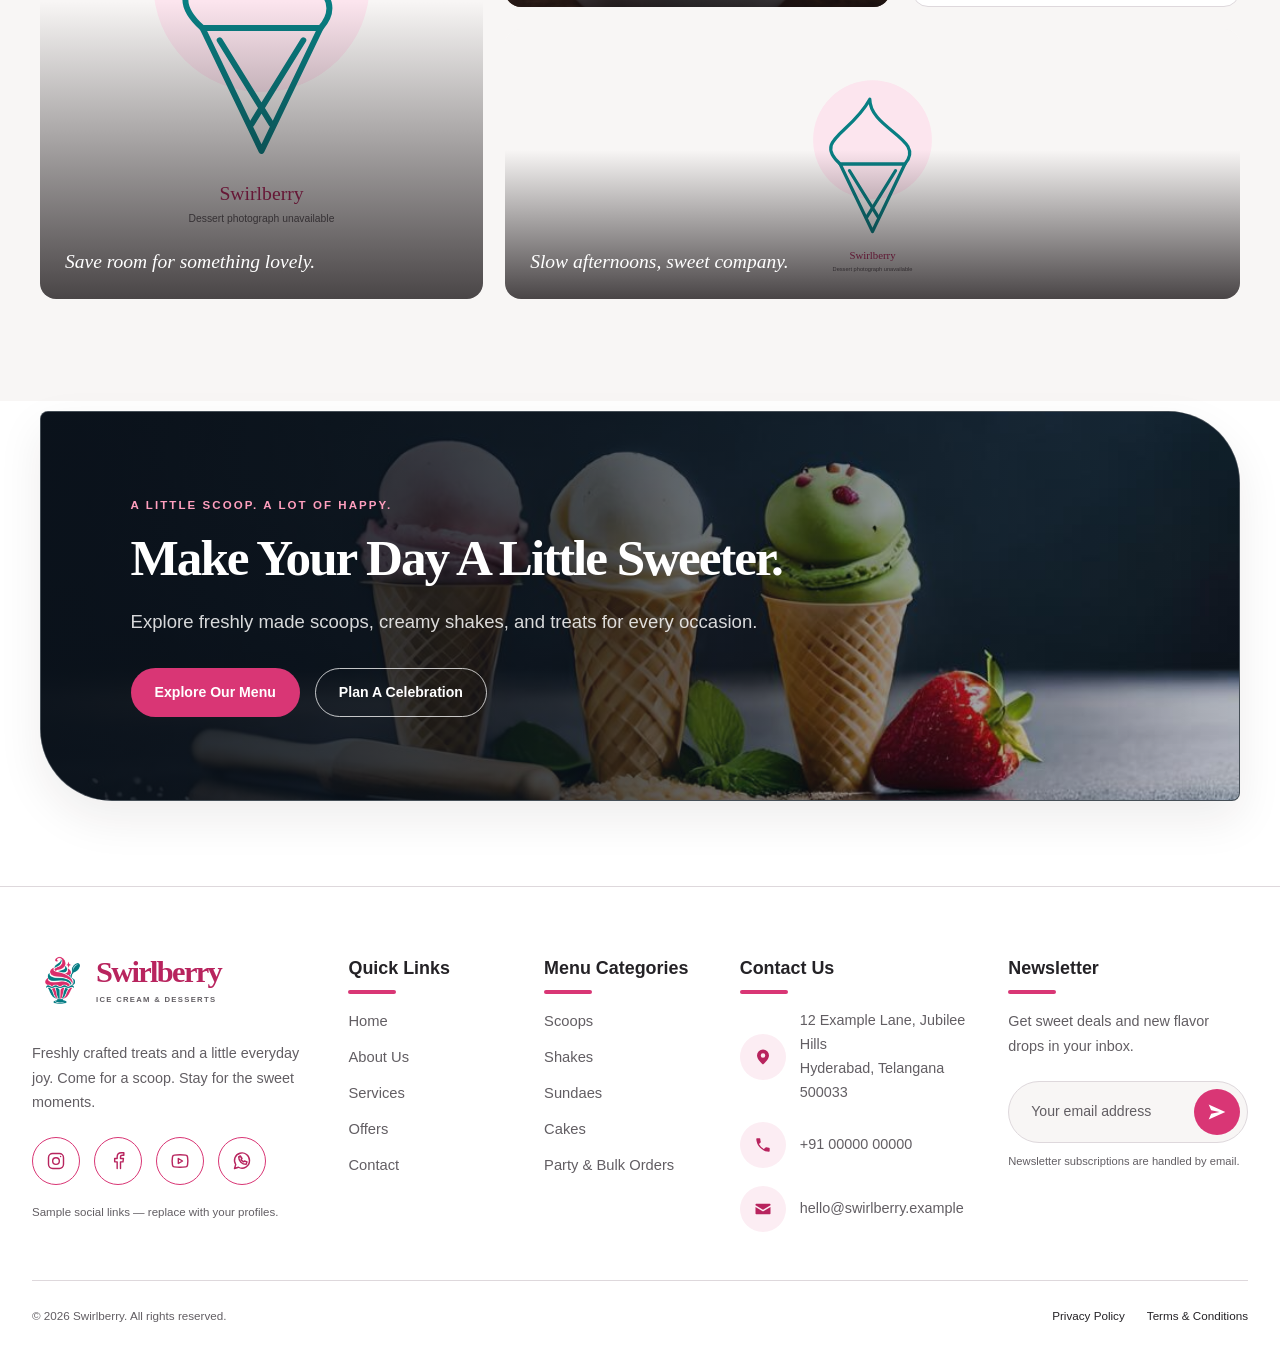
<file: home2.html>
<!DOCTYPE html>
<html lang="en" dir="ltr" data-theme="light">

<head>
    <meta charset="UTF-8">
    <meta name="viewport" content="width=device-width, initial-scale=1">

    <title>Swirlberry | The Premium Dessert Experience</title>
    <meta name="description"
        content="Discover a sweeter kind of escape with Swirlberry’s ice creams, layered sundaes, beautiful cakes, and thoughtfully crafted desserts.">
    <meta name="theme-color" content="#D93675">

    <link rel="icon" type="image/png" href="swirlberry-logo.png">
    <link rel="preconnect" href="https://images.unsplash.com">

    <link href="https://cdn.jsdelivr.net/npm/bootstrap@5.3.3/dist/css/bootstrap.min.css" rel="stylesheet">

    <link rel="stylesheet" href="home2.css">
    <link rel="stylesheet" href="site-chrome.css">
    <link rel="stylesheet" href="hover-effects.css">
    <script src="home2.js" defer></script>
</head>

<body>
    <a class="skip-link" href="#main">Skip to content</a>

    <!-- HEADER -->
    <header class="site-header">
        <div class="header-inner">
            <a class="brand" href="index.html" aria-label="Swirlberry home">
                <img class="logo" src="swirlberry-logo.png" alt="">
                <span>
                    Swirlberry
                    <small>ICE CREAM &amp; DESSERTS</small>
                </span>
            </a>

            <button class="utility mobile-toggle" id="mobileToggle" type="button" aria-expanded="false"
                aria-controls="navigation" aria-label="Open navigation" hidden>
                <svg class="icon" viewBox="0 0 24 24" fill="none" stroke="currentColor" stroke-width="1.7"
                    stroke-linecap="round" stroke-linejoin="round" aria-hidden="true">
                    <path d="M3 6h18M3 12h18M3 18h18" />
                </svg>
            </button>

            <nav id="navigation" aria-label="Main navigation">
                <ul class="nav-list">
                    <li class="home-group">
                        <details id="homeDropdown">
                            <summary class="active">
                                Home
                                <svg class="icon" viewBox="0 0 24 24" fill="none" stroke="currentColor"
                                    stroke-width="1.7" stroke-linecap="round" stroke-linejoin="round"
                                    aria-hidden="true">
                                    <path d="m6 9 6 6 6-6" />
                                </svg>
                            </summary>

                            <ul class="dropdown">
                                <li>
                                    <a href="index.html">Home 1 – Classic</a>
                                </li>
                                <li>
                                    <a href="home2.html" aria-current="page">
                                        Home 2 – Premium
                                    </a>
                                </li>
                            </ul>
                        </details>
                    </li>

                    <li><a href="about.html">About Us</a></li>
                    <li><a href="services.html">Services</a></li>
                    <li><a href="menu.html">Menu</a></li>
                    <li><a href="offers.html">Offers</a></li>
                    <li><a href="party-orders.html">Party &amp; Bulk Orders</a></li>
                    <li><a href="contact.html">Contact</a></li>
                </ul>
            </nav>

            <div class="header-actions">
                <button class="utility" id="themeToggle" type="button" aria-label="Switch to dark mode"
                    title="Switch to dark mode" hidden>
                    <svg class="icon" viewBox="0 0 24 24" fill="none" stroke="currentColor" stroke-width="1.7"
                        stroke-linecap="round" stroke-linejoin="round" aria-hidden="true">
                        <path d="M21 13A9 9 0 0 1 11 3a9 9 0 1 0 10 10Z" />
                    </svg>
                </button>

                <button class="utility" id="directionToggle" type="button" aria-label="Switch to right-to-left layout"
                    title="Switch to right-to-left layout" hidden>
                    <svg class="icon" viewBox="0 0 24 24" fill="none" stroke="currentColor" stroke-width="1.7"
                        stroke-linecap="round" stroke-linejoin="round" aria-hidden="true">
                        <path d="M3 7h18m-4-4 4 4-4 4M21 17H3m4-4-4 4 4 4" />
                    </svg>
                </button>

                <a class="button button-primary order-button" href="order.html">
                    Order Now
                </a>
            </div>
        </div>
    </header>

    <main id="main">

        <!-- CINEMATIC HERO -->
        <section class="premium-hero" aria-labelledby="heroTitle">
            <div class="hero-backdrop">
                <img src="https://images.unsplash.com/photo-1560008581-09826d1de69e?auto=format&amp;fit=crop&amp;w=2400&amp;q=85"
                    alt="Beautifully served ice cream in crisp waffle cones" width="2400" height="1600"
                    fetchpriority="high" loading="eager" decoding="async">
            </div>

            <div class="container hero-content">
                <div class="hero-copy">
                    <p class="eyebrow hero-intro">
                        The Swirlberry dessert collection
                    </p>

                    <h1 id="heroTitle">
                        Scoops of Joy.<br>
                        <em>Moments of<br>Sweetness.</em>
                    </h1>

                    <p class="hero-description">
                        A beautiful scoop. A lingering spoonful. An everyday moment
                        made extraordinary. Welcome to your sweetest escape.
                    </p>

                    <div class="button-row">
                        <a class="button button-primary" href="menu.html">
                            Discover the Menu
                            <span aria-hidden="true">↗</span>
                        </a>

                        <a class="button hero-outline" href="#collection">
                            Find Your Indulgence
                        </a>
                    </div>
                </div>

                <div class="hero-bottom">
                    <p>Thoughtfully crafted. Beautifully enjoyed.</p>
                </div>
            </div>

            <div class="hero-seal" aria-hidden="true">
                <span>A LITTLE SCOOP</span>
                <b>✧</b>
                <span>A LOT OF HAPPY</span>
            </div>
        </section>

        <!-- CURATED COLLECTION -->
        <section class="premium-section collection-section" id="collection" aria-labelledby="collectionTitle">
            <div class="container">
                <div class="heading-row reveal">
                    <div>
                        <p class="eyebrow">The indulgence edit</p>
                        <h2 id="collectionTitle">
                            Follow your<br><em>sweet instincts.</em>
                        </h2>
                    </div>

                    <div class="heading-aside">
                        <p>
                            From a delicate scoop to a decadent slice,
                            there is something lovely waiting for you.
                        </p>
                        <a class="text-link" href="menu.html">
                            Explore all desserts <span aria-hidden="true">↗</span>
                        </a>
                    </div>
                </div>

                <div class="collection-grid">
                    <a class="collection-card reveal" href="menu.html#scoops">
                        <div class="collection-image arch-image">
                            <img src="https://images.unsplash.com/photo-1567206563064-6f60f40a2b57?auto=format&amp;fit=crop&amp;w=900&amp;q=85"
                                alt="Colorful ice cream served in waffle cones" width="900" height="1100" loading="lazy"
                                decoding="async">
                            <span class="floating-link" aria-hidden="true">↗</span>
                        </div>
                        <div class="collection-caption">
                            <h3>The Scoop Collection</h3>
                            <p>Simple pleasures, beautifully reimagined.</p>
                        </div>
                    </a>

                    <a class="collection-card reveal" href="menu.html#cakes">
                        <div class="collection-image">
                            <img src="https://images.unsplash.com/photo-1488477181946-6428a0291777?auto=format&amp;fit=crop&amp;w=900&amp;q=85"
                                alt="A creamy dessert topped with fresh berries" width="900" height="1100"
                                loading="lazy" decoding="async">
                            <span class="floating-link" aria-hidden="true">↗</span>
                        </div>
                        <div class="collection-caption">
                            <h3>Something Decadent</h3>
                            <p>Layers worth taking your time over.</p>
                        </div>
                    </a>

                    <a class="collection-card reveal" href="menu.html#shakes">
                        <div class="collection-image arch-image">
                            <img src="https://thumbs.dreamstime.com/b/decadent-chocolate-sundae-topped-whipped-cream-cherry-delicious-overflowing-rich-layers-ice-drizzled-syrup-bright-341369520.jpg"
                                alt="A chilled creamy shake served in a tall glass" width="900" height="1100"
                                loading="lazy" decoding="async">
                            <span class="floating-link" aria-hidden="true">↗</span>
                        </div>
                        <div class="collection-caption">
                            <h3>Sips of Happiness</h3>
                            <p>Your favorite flavors, a little more dreamy.</p>
                        </div>
                    </a>
                </div>
            </div>
        </section>

        <!-- EDITORIAL STORY -->
        <section class="premium-section philosophy-section" aria-labelledby="philosophyTitle">
            <div class="container philosophy-grid">
                <div class="philosophy-small reveal">
                    <img src="https://images.unsplash.com/photo-1505394033641-40c6ad1178d7?auto=format&amp;fit=crop&amp;w=700&amp;q=85"
                        alt="Fresh ice cream presented as a simple afternoon treat" width="700" height="900"
                        loading="lazy" decoding="async">
                    <span class="handwritten">Happiness is homemade.</span>
                </div>

                <div class="philosophy-copy reveal">
                    <p class="eyebrow">A sweeter philosophy</p>
                    <h2 id="philosophyTitle">
                        Life moves fast.<br>
                        <em>Dessert should not.</em>
                    </h2>
                    <p>
                        We believe the best treats invite you to pause. To notice
                        the soft swirl, the crisp bite, and the little details
                        that turn a dessert into a memory.
                    </p>
                    <p>
                        At Swirlberry, familiar favorites meet a playful imagination.
                        Bring your curiosity. Leave a little room for joy.
                    </p>
                    <a class="text-link" href="about.html">
                        Step into our story <span aria-hidden="true">↗</span>
                    </a>
                </div>

                <div class="philosophy-tall reveal">
                    <img src="https://images.unsplash.com/photo-1557142046-c704a3adf364?auto=format&amp;fit=crop&amp;w=900&amp;q=85"
                        alt="An artfully arranged selection of sweet desserts" width="900" height="1200" loading="lazy"
                        decoding="async">
                    <div class="image-stamp">Made for<br>little moments.</div>
                </div>
            </div>
        </section>

        <!-- INTERACTIVE SUNDAE FEATURE -->
        <section class="sundae-section" aria-labelledby="sundaeTitle">
            <div class="container sundae-grid">
                <div class="sundae-visual reveal">
                    <img id="sundaeImage"
                        src="https://www.nicolerecipe.com/wp-content/uploads/2025/07/Chocolate-Espresso-Brownie-Sundaes.png"
                        alt="Chocolate ice cream with a rich dessert topping" width="1100" height="1200" loading="lazy"
                        decoding="async">

                    <span class="sundae-tag">Your spoonful of escape</span>
                </div>

                <div class="sundae-copy reveal">
                    <p class="eyebrow">The sundae atelier</p>
                    <h2 id="sundaeTitle">
                        A little drama.<br>
                        <em>A lot of delicious.</em>
                    </h2>

                    <p>
                        Explore three irresistible moods. Pick the one that
                        sounds like your kind of afternoon.
                    </p>

                    <div class="flavor-picker" aria-label="Choose a sundae inspiration" hidden>
                        <button type="button" class="flavor-choice is-selected" data-flavor="chocolate"
                            aria-pressed="true">
                            <span class="flavor-dot chocolate-dot" aria-hidden="true"></span>
                            Chocolate
                        </button>

                        <button type="button" class="flavor-choice" data-flavor="berry" aria-pressed="false">
                            <span class="flavor-dot berry-dot" aria-hidden="true"></span>
                            Berry
                        </button>

                        <button type="button" class="flavor-choice" data-flavor="vanilla" aria-pressed="false">
                            <span class="flavor-dot vanilla-dot" aria-hidden="true"></span>
                            Vanilla
                        </button>
                    </div>

                    <div class="sundae-description" aria-live="polite" aria-atomic="true">
                        <h3 id="sundaeName">The Chocolate Reverie</h3>
                        <p id="sundaeDescription">
                            Deep cocoa notes, creamy scoops, and an indulgent
                            chocolate finish. A dessert made for taking it slow.
                        </p>
                    </div>

                    <a class="button button-primary" href="menu.html#sundaes">
                        Explore Sundaes <span aria-hidden="true">↗</span>
                    </a>
                </div>
            </div>
        </section>

        <!-- DESSERT PAIRINGS -->
        <section class="premium-section pairings-section" aria-labelledby="pairingsTitle">
            <div class="container">
                <div class="center-heading reveal">
                    <p class="eyebrow">Better together</p>
                    <h2 id="pairingsTitle">
                        Some things are<br><em>meant to be paired.</em>
                    </h2>
                    <p>
                        Warm meets cold. Crisp meets creamy.
                        Find a combination that feels just right.
                    </p>
                </div>

                <div class="pairings-grid">
                    <article class="pairing-card pairing-wide reveal">
                        <img src="https://images.unsplash.com/photo-1562376552-0d160a2f238d?auto=format&amp;fit=crop&amp;w=1400&amp;q=85"
                            alt="Golden waffles served with sweet toppings" width="1400" height="950" loading="lazy"
                            decoding="async">
                        <div class="pairing-overlay">
                            <span class="editorial-label">The golden pairing</span>
                            <h3>Warm Waffles.<br>Cool Company.</h3>
                            <p>Golden edges, soft centers, and your favorite scoop.</p>
                            <a class="light-link" href="menu.html">
                                Find your pairing <span aria-hidden="true">↗</span>
                            </a>
                        </div>
                    </article>

                    <article class="pairing-card reveal">
                        <img src="https://images.unsplash.com/photo-1606313564200-e75d5e30476c?auto=format&amp;fit=crop&amp;w=900&amp;q=85"
                            alt="Rich chocolate brownies with a soft center" width="900" height="1100" loading="lazy"
                            decoding="async">
                        <div class="pairing-overlay">
                            <span class="editorial-label">The chocolate affair</span>
                            <h3>Brownie<br>Bliss.</h3>
                            <p>A rich little square with endless possibilities.</p>
                            <a class="light-link" href="menu.html#sundaes">
                                Explore the indulgence <span aria-hidden="true">↗</span>
                            </a>
                        </div>
                    </article>
                </div>
            </div>
        </section>

        <!-- CELEBRATION FEATURE -->
        <section class="premium-section celebration-section" aria-labelledby="celebrationTitle">
            <div class="container celebration-grid">
                <div class="celebration-image reveal">
                    <img src="https://images.unsplash.com/photo-1535141192574-5d4897c12636?auto=format&amp;fit=crop&amp;w=1600&amp;q=85"
                        alt="A beautifully decorated celebration cake" width="1600" height="1400" loading="lazy"
                        decoding="async">
                </div>

                <div class="celebration-copy reveal">
                    <p class="eyebrow">For your beautiful occasions</p>
                    <h2 id="celebrationTitle">
                        Bring the people.<br>
                        <em>We will bring<br>the sweetness.</em>
                    </h2>

                    <p>
                        Intimate birthdays. Family milestones. Office celebrations.
                        Give your gathering a dessert table worth gathering around.
                    </p>

                    <ul class="occasion-list">
                        <li><span aria-hidden="true">✧</span> Celebration cakes</li>
                        <li><span aria-hidden="true">✧</span> Dessert selections</li>
                        <li><span aria-hidden="true">✧</span> Party &amp; bulk orders</li>
                    </ul>

                    <a class="button button-primary" href="party-orders.html">
                        Plan Something Sweet <span aria-hidden="true">↗</span>
                    </a>

                    <p class="celebration-note">
                        Contact the parlour for available options and advance ordering.
                    </p>
                </div>
            </div>
        </section>

        <!-- CRAFT DETAILS -->
        <section class="premium-section craft-section" aria-labelledby="craftTitle">
            <div class="container craft-grid">
                <div class="craft-heading reveal">
                    <p class="eyebrow">The details make the difference</p>
                    <h2 id="craftTitle">
                        Beautiful from<br>
                        <em>the first bite.</em>
                    </h2>
                    <p>
                        A thoughtful balance of flavor, texture, and a little
                        unexpected delight.
                    </p>
                    <a class="text-link" href="services.html">
                        Discover the experience <span aria-hidden="true">↗</span>
                    </a>
                </div>

                <div class="craft-image reveal">
                    <img src="https://images.unsplash.com/photo-1483695028939-5bb13f8648b0?auto=format&amp;fit=crop&amp;w=900&amp;q=85"
                        alt="A delicate fruit-topped dessert served on a plate" width="900" height="1100" loading="lazy"
                        decoding="async">
                </div>

                <div class="craft-details">
                    <article class="craft-item reveal">
                        <span class="craft-symbol" aria-hidden="true">✧</span>
                        <div>
                            <h3>Flavor with character</h3>
                            <p>
                                Familiar favorites and playful combinations that
                                give every craving something to look forward to.
                            </p>
                        </div>
                    </article>

                    <article class="craft-item reveal">
                        <span class="craft-symbol" aria-hidden="true">❋</span>
                        <div>
                            <h3>Texture in harmony</h3>
                            <p>
                                Creamy swirls, delicate crunch, and soft layers,
                                thoughtfully brought together.
                            </p>
                        </div>
                    </article>

                    <article class="craft-item reveal">
                        <span class="craft-symbol" aria-hidden="true">♡</span>
                        <div>
                            <h3>A moment made yours</h3>
                            <p>
                                A quiet afternoon, a catch-up with friends, or a
                                celebration that deserves a sweeter ending.
                            </p>
                        </div>
                    </article>
                </div>
            </div>
        </section>

        <!-- DESSERT MOODBOARD -->
        <section class="premium-section moodboard-section" aria-labelledby="moodboardTitle">
            <div class="container">
                <div class="heading-row reveal">
                    <div>
                        <p class="eyebrow">The sweet life</p>
                        <h2 id="moodboardTitle">
                            A moodboard<br><em>of little joys.</em>
                        </h2>
                    </div>

                    <div class="heading-aside">
                        <p>
                            A splash of color. A table for two.
                            A dessert that makes the afternoon.
                        </p>
                        <a class="text-link" href="contact.html">
                            Make a little time for us <span aria-hidden="true">↗</span>
                        </a>
                    </div>
                </div>

                <div class="moodboard-grid">
                    <figure class="mood-tall reveal">
                        <img src="https://images.unsplash.com/photo-1519915028121-7d3463d20b13?auto=format&amp;fit=crop&amp;w=1000&amp;q=85"
                            alt="A freshly baked fruit pie with a golden crust" width="1000" height="1300"
                            loading="lazy" decoding="async">
                        <figcaption>Save room for something lovely.</figcaption>
                    </figure>

                    <figure class="mood-small reveal">
                        <img src="home2secchangeimg.webp" alt="Colorful glazed doughnuts arranged together" width="900"
                            height="800" loading="lazy" decoding="async">
                        <figcaption>A little color. A little joy.</figcaption>
                    </figure>

                    <div class="mood-quote reveal">
                        <span aria-hidden="true">✧</span>
                        <p>Good days deserve dessert.<br>So do the other days.</p>
                        <small>THE SWIRLBERRY WAY</small>
                    </div>

                    <figure class="mood-wide reveal">
                        <img src="https://images.unsplash.com/photo-1484723091739-30a097e8f929?auto=format&amp;fit=crop&amp;w=1200&amp;q=85"
                            alt="A sweet brunch plate topped with fresh fruit" width="1200" height="800" loading="lazy"
                            decoding="async">
                        <figcaption>Slow afternoons, sweet company.</figcaption>
                    </figure>
                </div>
            </div>
        </section>

        <!-- FINAL CALL TO ACTION -->
        <section class="final-section" aria-labelledby="finalTitle">
            <div class="container">
                <div class="final-panel final-panel-centered reveal">
                    <div class="final-panel-content">
                        <p class="eyebrow">A little scoop. A lot of happy.</p>
                        <h2 id="finalTitle">Make Your Day A Little Sweeter.</h2>
                        <p>
                            Explore freshly made scoops, creamy shakes,
                            and treats for every occasion.
                        </p>
                        <div class="button-row">
                            <a class="button button-primary" href="menu.html">
                                Explore Our Menu
                            </a>
                            <a class="button button-outline" href="party-orders.html">
                                Plan A Celebration
                            </a>
                        </div>
                    </div>
                </div>
            </div>
        </section>
    </main>

    <!-- FOOTER -->
    <footer class="site-footer">
    <div class="container">
      <div class="footer-grid">

        <div class="footer-brand">
          <a class="brand" href="index.html" aria-label="Swirlberry home">
            <img class="logo" src="swirlberry-logo.png" alt="">

            <span>
              Swirlberry
              <small>ICE CREAM &amp; DESSERTS</small>
            </span>
          </a>

          <p>
            Freshly crafted treats and a little everyday joy.
            Come for a scoop. Stay for the sweet moments.
          </p>

          <!-- Replace these four sample URLs with your real profiles. -->
          <div class="socials" aria-label="Social links">
            <a href="https://example.com/replace-instagram" aria-label="Instagram — replace sample profile URL"
              title="Sample Instagram link">
              <svg class="icon" viewBox="0 0 24 24" fill="none" stroke="currentColor" stroke-width="1.7"
                stroke-linecap="round" stroke-linejoin="round" aria-hidden="true">
                <rect x="3" y="3" width="18" height="18" rx="5" />
                <circle cx="12" cy="12" r="4" />
                <path d="M17.5 6.5h.01" />
              </svg>
            </a>

            <a href="https://example.com/replace-facebook" aria-label="Facebook — replace sample profile URL"
              title="Sample Facebook link">
              <svg class="icon" viewBox="0 0 24 24" fill="none" stroke="currentColor" stroke-width="1.7"
                stroke-linecap="round" stroke-linejoin="round" aria-hidden="true">
                <path d="M15 21v-8h3l.5-4H15V7c0-1 .5-2 2-2h2V2h-3c-4 0-5 2-5 5v2H8v4h3v8" />
              </svg>
            </a>

            <a href="https://example.com/replace-youtube" aria-label="YouTube — replace sample profile URL"
              title="Sample YouTube link">
              <svg class="icon" viewBox="0 0 24 24" fill="none" stroke="currentColor" stroke-width="1.7"
                stroke-linecap="round" stroke-linejoin="round" aria-hidden="true">
                <path
                  d="M21 7c-.2-1-1-2-2-2a54 54 0 0 0-14 0C4 5 3.2 6 3 7a28 28 0 0 0 0 10c.2 1 1 2 2 2a54 54 0 0 0 14 0c1 0 1.8-1 2-2a28 28 0 0 0 0-10Z" />
                <path d="m10 9 5 3-5 3Z" />
              </svg>
            </a>

            <a href="https://example.com/replace-whatsapp" aria-label="WhatsApp — replace sample profile URL"
              title="Sample WhatsApp link">
              <svg class="icon" viewBox="0 0 24 24" fill="none" stroke="currentColor" stroke-width="1.7"
                stroke-linecap="round" stroke-linejoin="round" aria-hidden="true">
                <path d="M21 11.5a9 9 0 0 1-13.3 8L3 21l1.5-4.7A9 9 0 1 1 21 11.5Z" />
                <path d="M8 7c0 5 4 9 9 9l1-3-3-1-1 1c-2-1-3-2-3-3l1-1-2-3Z" />
              </svg>
            </a>
          </div>

          <small>Sample social links — replace with your profiles.</small>
        </div>

        <div>
          <h2>Quick Links</h2>
          <ul>
            <li><a href="index.html">Home</a></li>
            <li><a href="about.html">About Us</a></li>
            <li><a href="services.html">Services</a></li>
            <li><a href="offers.html">Offers</a></li>
            <li><a href="contact.html">Contact</a></li>
          </ul>
        </div>

        <div>
          <h2>Menu Categories</h2>
          <ul>
            <li><a href="menu.html#scoops">Scoops</a></li>
            <li><a href="menu.html#shakes">Shakes</a></li>
            <li><a href="menu.html#sundaes">Sundaes</a></li>
            <li><a href="menu.html#cakes">Cakes</a></li>
            <li><a href="party-orders.html">Party &amp; Bulk Orders</a></li>
          </ul>
        </div>

        <div>
          <h2>Contact Us</h2>
          <div class="footer-contact-list">
            <address class="footer-contact-item">
              <span class="contact-icon" aria-hidden="true">
                <svg class="icon" viewBox="0 0 24 24" fill="currentColor">
                  <path
                    d="M12 2a8 8 0 0 0-8 8c0 5.5 8 12 8 12s8-6.5 8-12a8 8 0 0 0-8-8Zm0 11a3 3 0 1 1 0-6 3 3 0 0 1 0 6Z" />
                </svg>
              </span>
              <span>12 Example Lane, Jubilee Hills<br>Hyderabad, Telangana 500033</span>
            </address>

            <div class="footer-contact-item">
              <span class="contact-icon" aria-hidden="true">
                <svg class="icon" viewBox="0 0 24 24" fill="currentColor">
                  <path
                    d="M6.6 10.8a15.5 15.5 0 0 0 6.6 6.6l2.2-2.2a1 1 0 0 1 1-.2 11.4 11.4 0 0 0 3.5.6 1 1 0 0 1 1 1V20a1 1 0 0 1-1 1A17.9 17.9 0 0 1 3 4a1 1 0 0 1 1-1h3.4a1 1 0 0 1 1 1 11.4 11.4 0 0 0 .6 3.5 1 1 0 0 1-.2 1Z" />
                </svg>
              </span>
              <a href="tel:+910000000000"><bdi>+91 00000 00000</bdi></a>
            </div>

            <div class="footer-contact-item">
              <span class="contact-icon" aria-hidden="true">
                <svg class="icon" viewBox="0 0 24 24" fill="currentColor">
                  <path
                    d="M3 5h18a1 1 0 0 1 1 1v1l-10 6L2 7V6a1 1 0 0 1 1-1Zm-1 4.3 9.5 5.7a1 1 0 0 0 1 0L22 9.3V18a1 1 0 0 1-1 1H3a1 1 0 0 1-1-1Z" />
                </svg>
              </span>
              <a href="mailto:hello@swirlberry.example">hello@swirlberry.example</a>
            </div>
          </div>
        </div>

        <div class="footer-newsletter">
          <h2>Newsletter</h2>
          <p>Get sweet deals and new flavor drops in your inbox.</p>
          <form action="mailto:hello@swirlberry.example" method="post" enctype="text/plain">
            <label class="visually-hidden" for="newsletterEmail">Your email address</label>
            <input id="newsletterEmail" name="email" type="email" placeholder="Your email address" autocomplete="email"
              required>
            <button type="submit" aria-label="Subscribe to the newsletter">
              <svg class="icon" viewBox="0 0 24 24" fill="currentColor" aria-hidden="true">
                <path d="m2 3 20 9-20 9 3-7 10-2-10-2-3-7Zm5 9 13 0" />
              </svg>
            </button>
          </form>
          <small class="newsletter-note">Newsletter subscriptions are handled by email.</small>
        </div>
      </div>

      <div class="footer-bottom">
        <p>
          © <span id="year">2026</span> Swirlberry.
          All rights reserved.
        </p>

        <div>
          <a href="privacy.html">Privacy Policy</a>
          <a href="terms.html">Terms &amp; Conditions</a>
        </div>
      </div>

    </div>
    <a class="back-to-top" href="#main" aria-label="Back to top">
      <svg class="icon" viewBox="0 0 24 24" fill="none" stroke="currentColor" stroke-width="2.5" stroke-linecap="round"
        stroke-linejoin="round" aria-hidden="true">
        <path d="M12 19V5m-7 7 7-7 7 7" />
      </svg>
    </a>
  </footer>
</body>

</html>
</file>
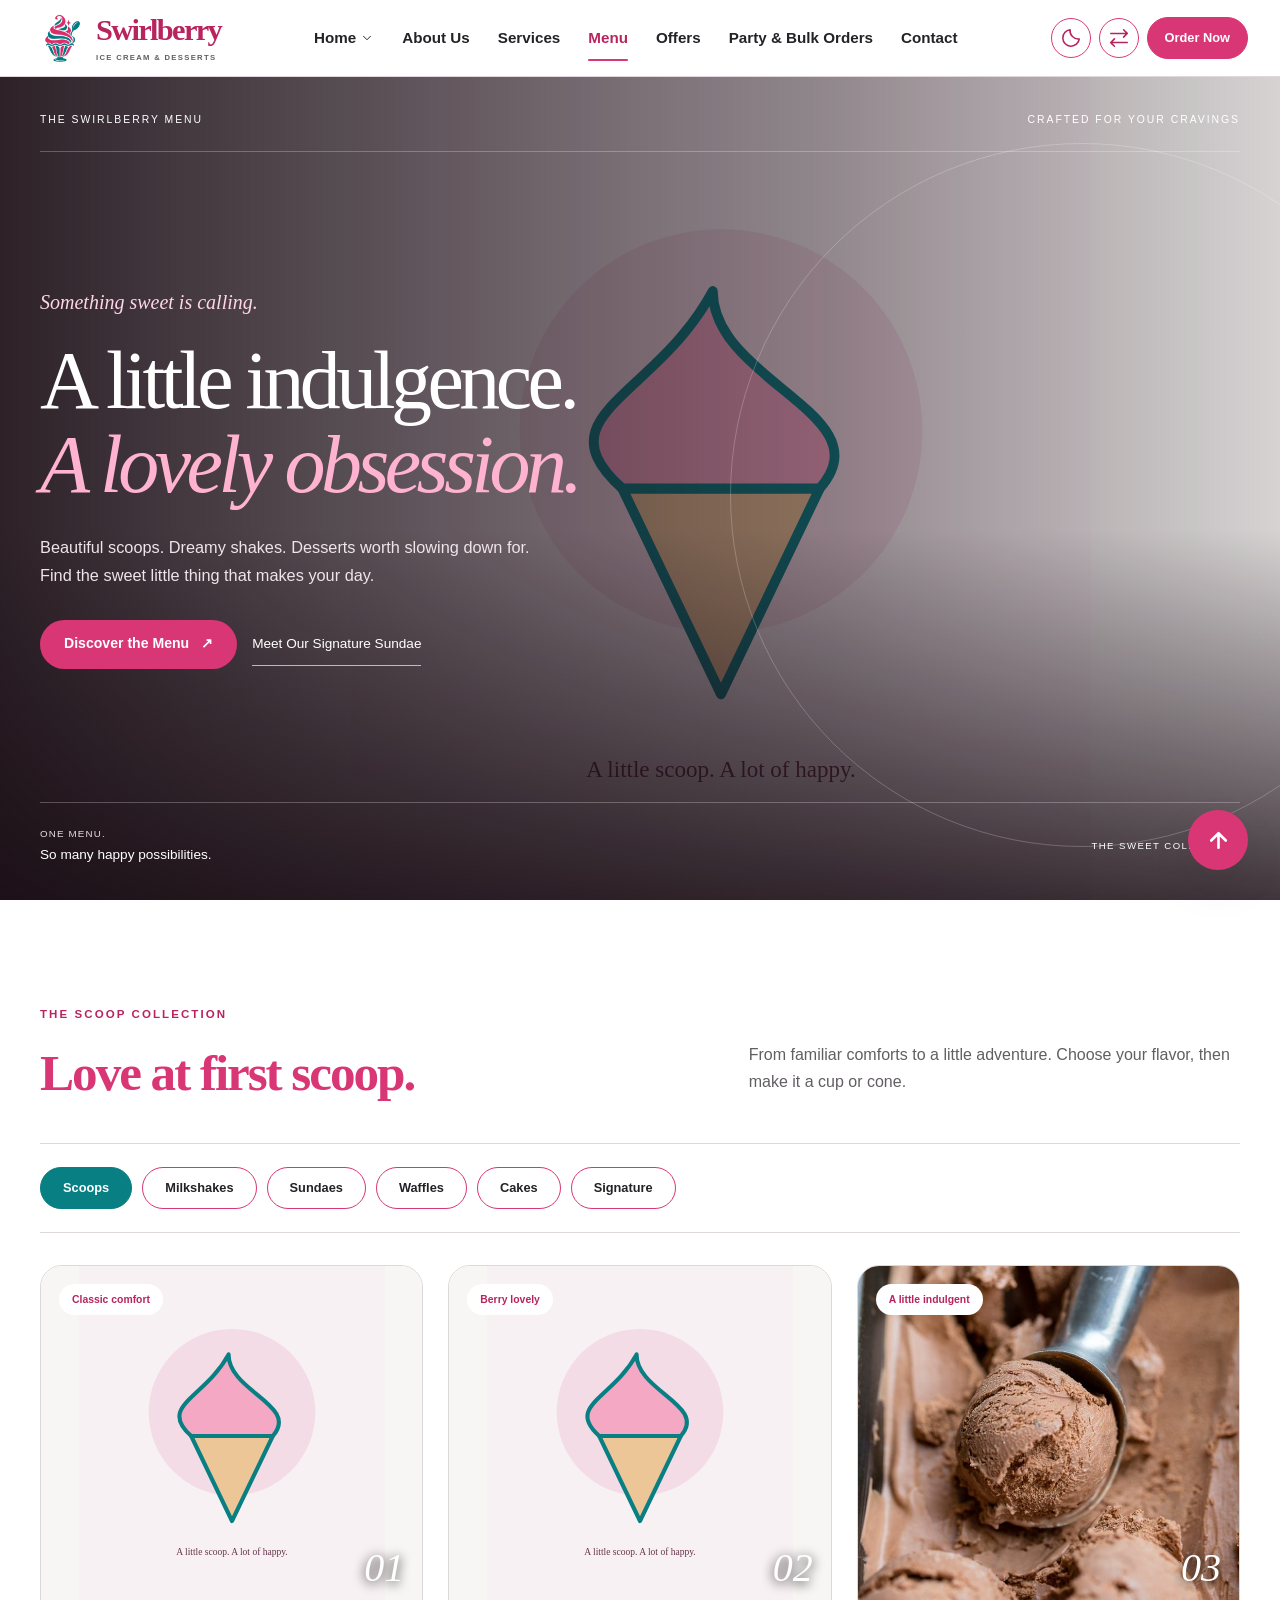
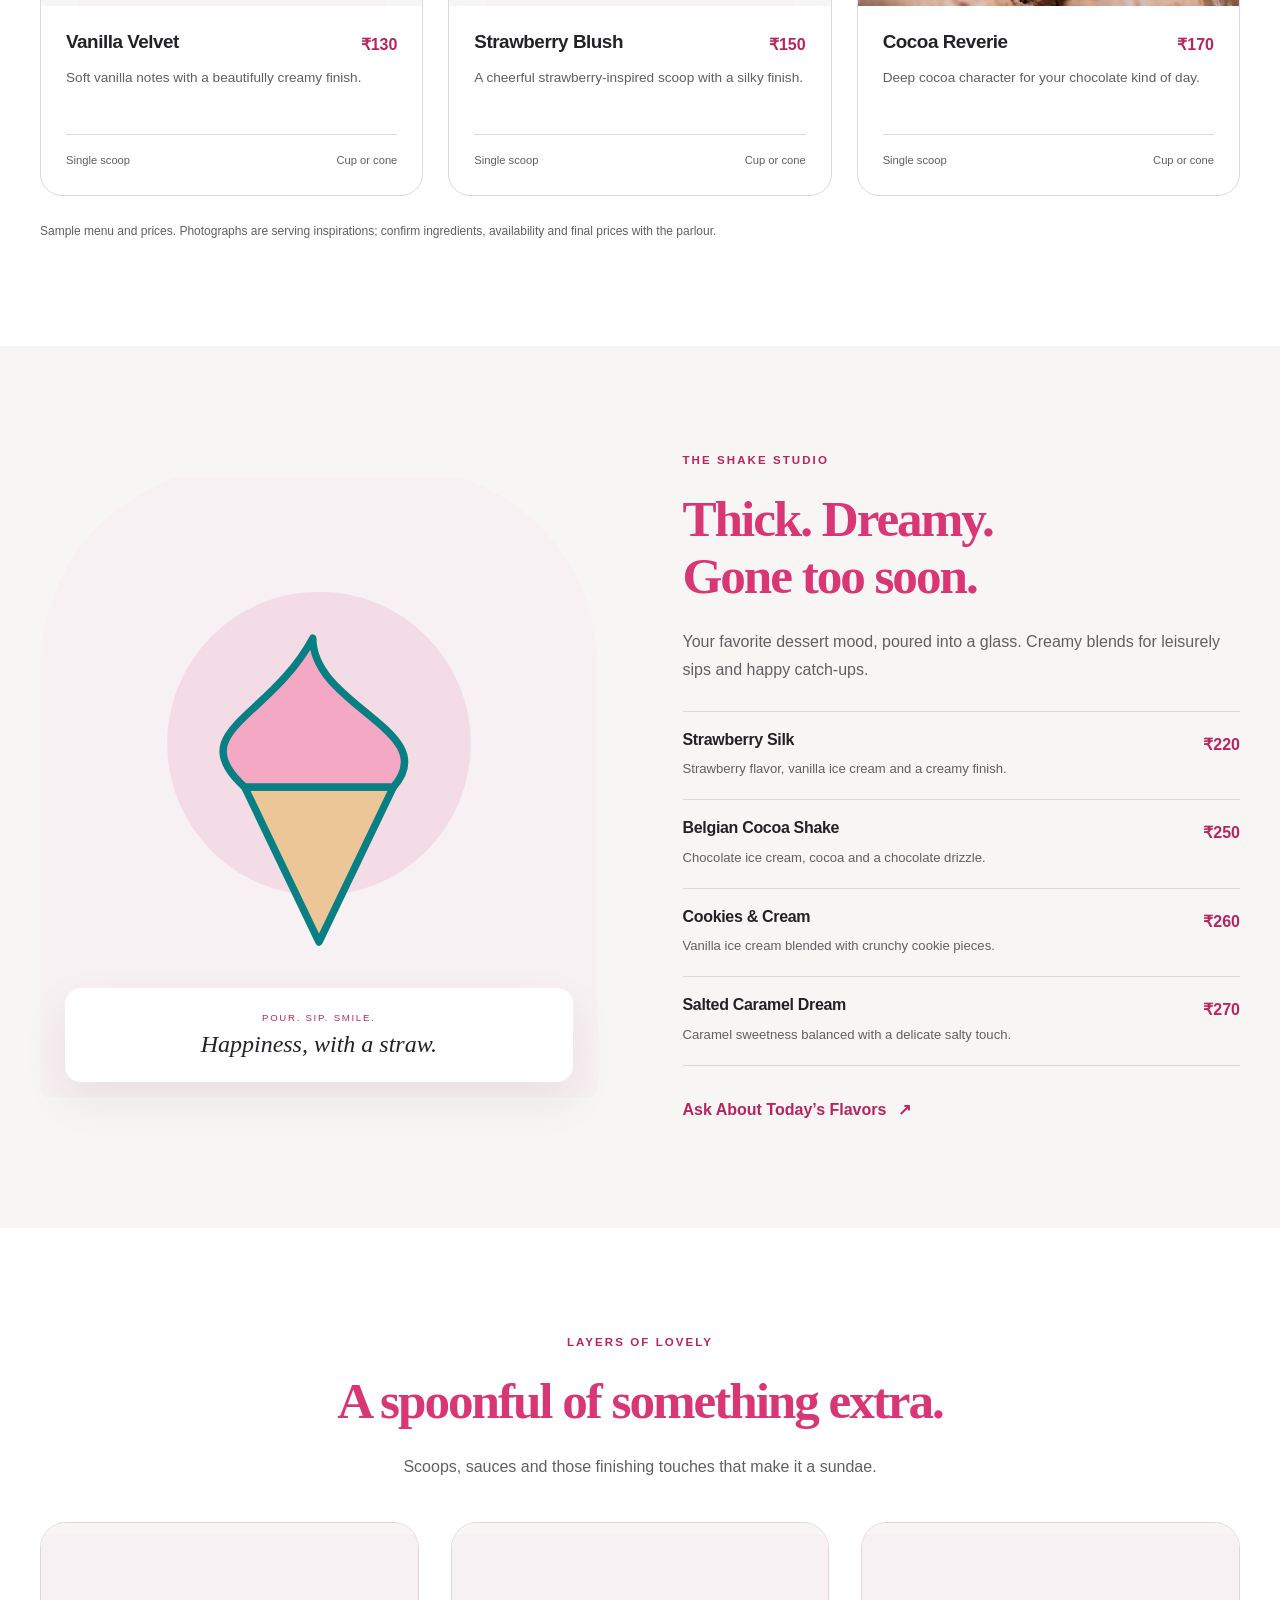
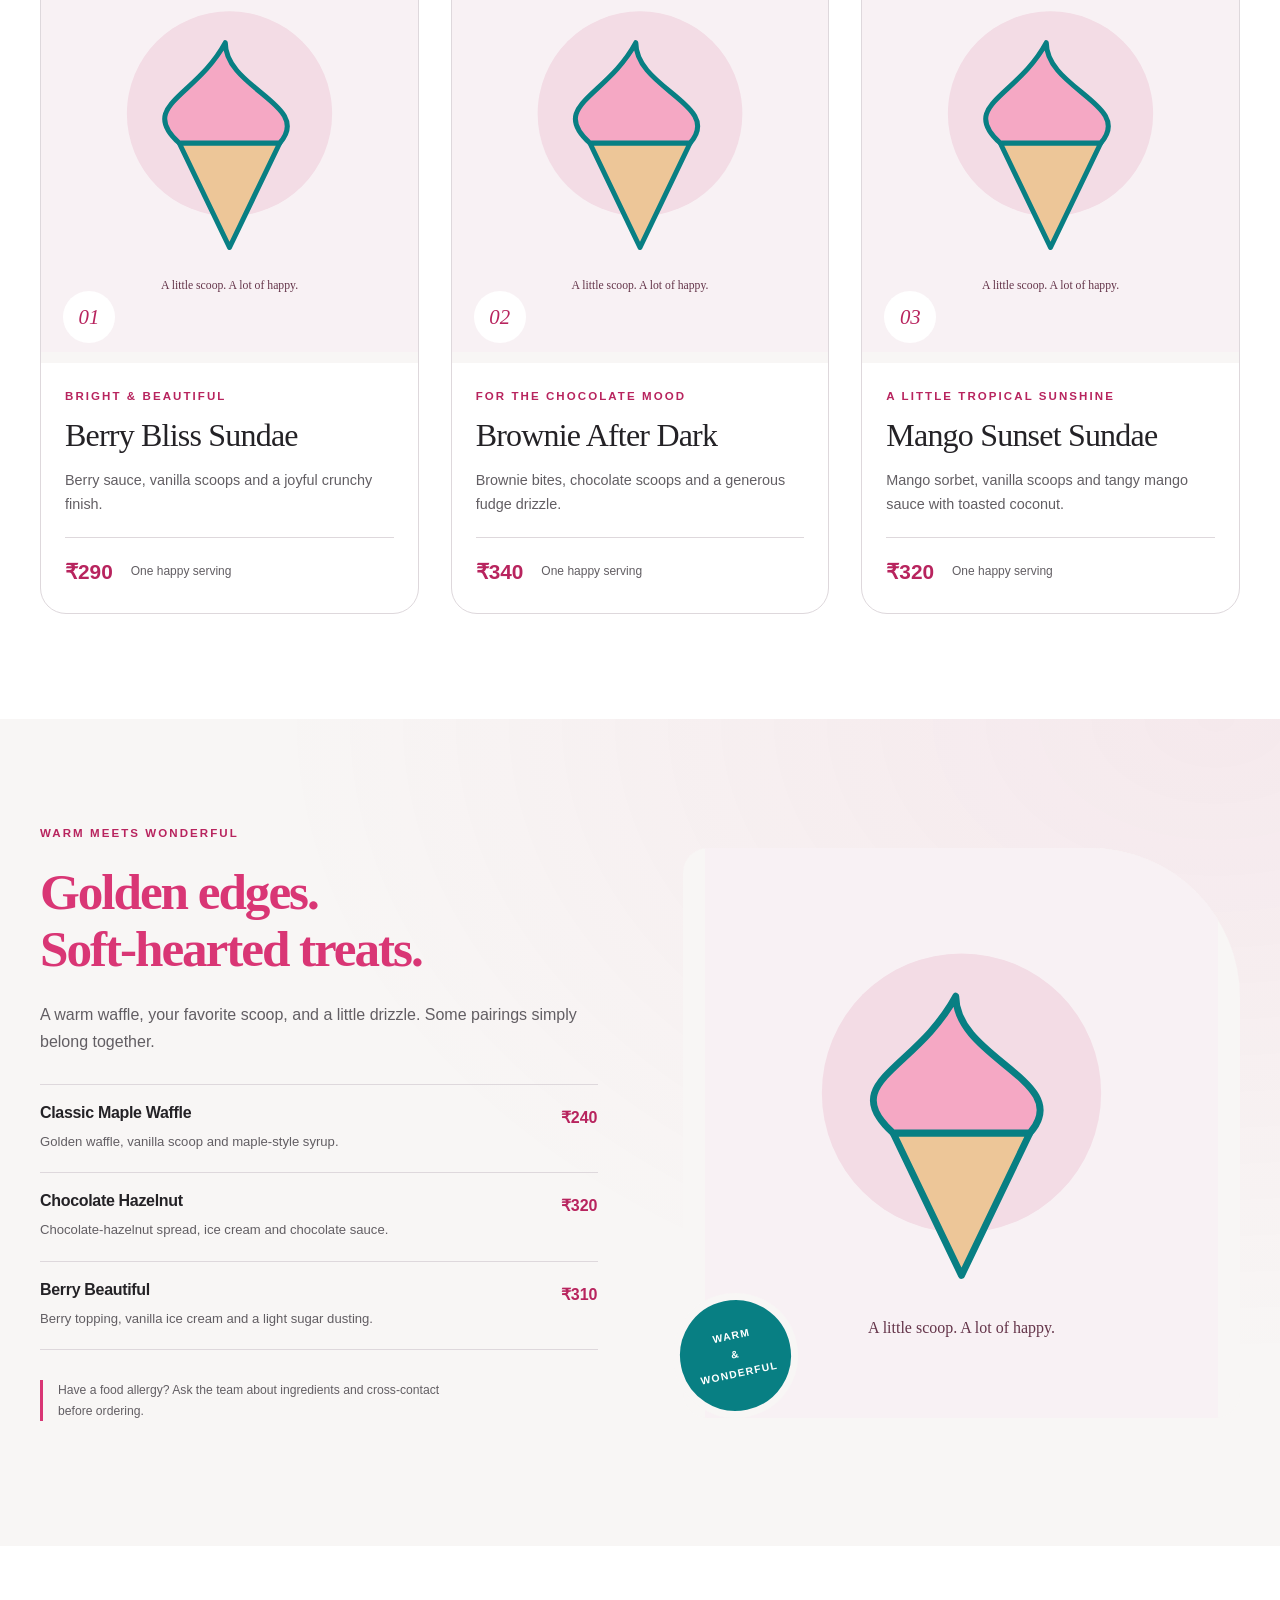
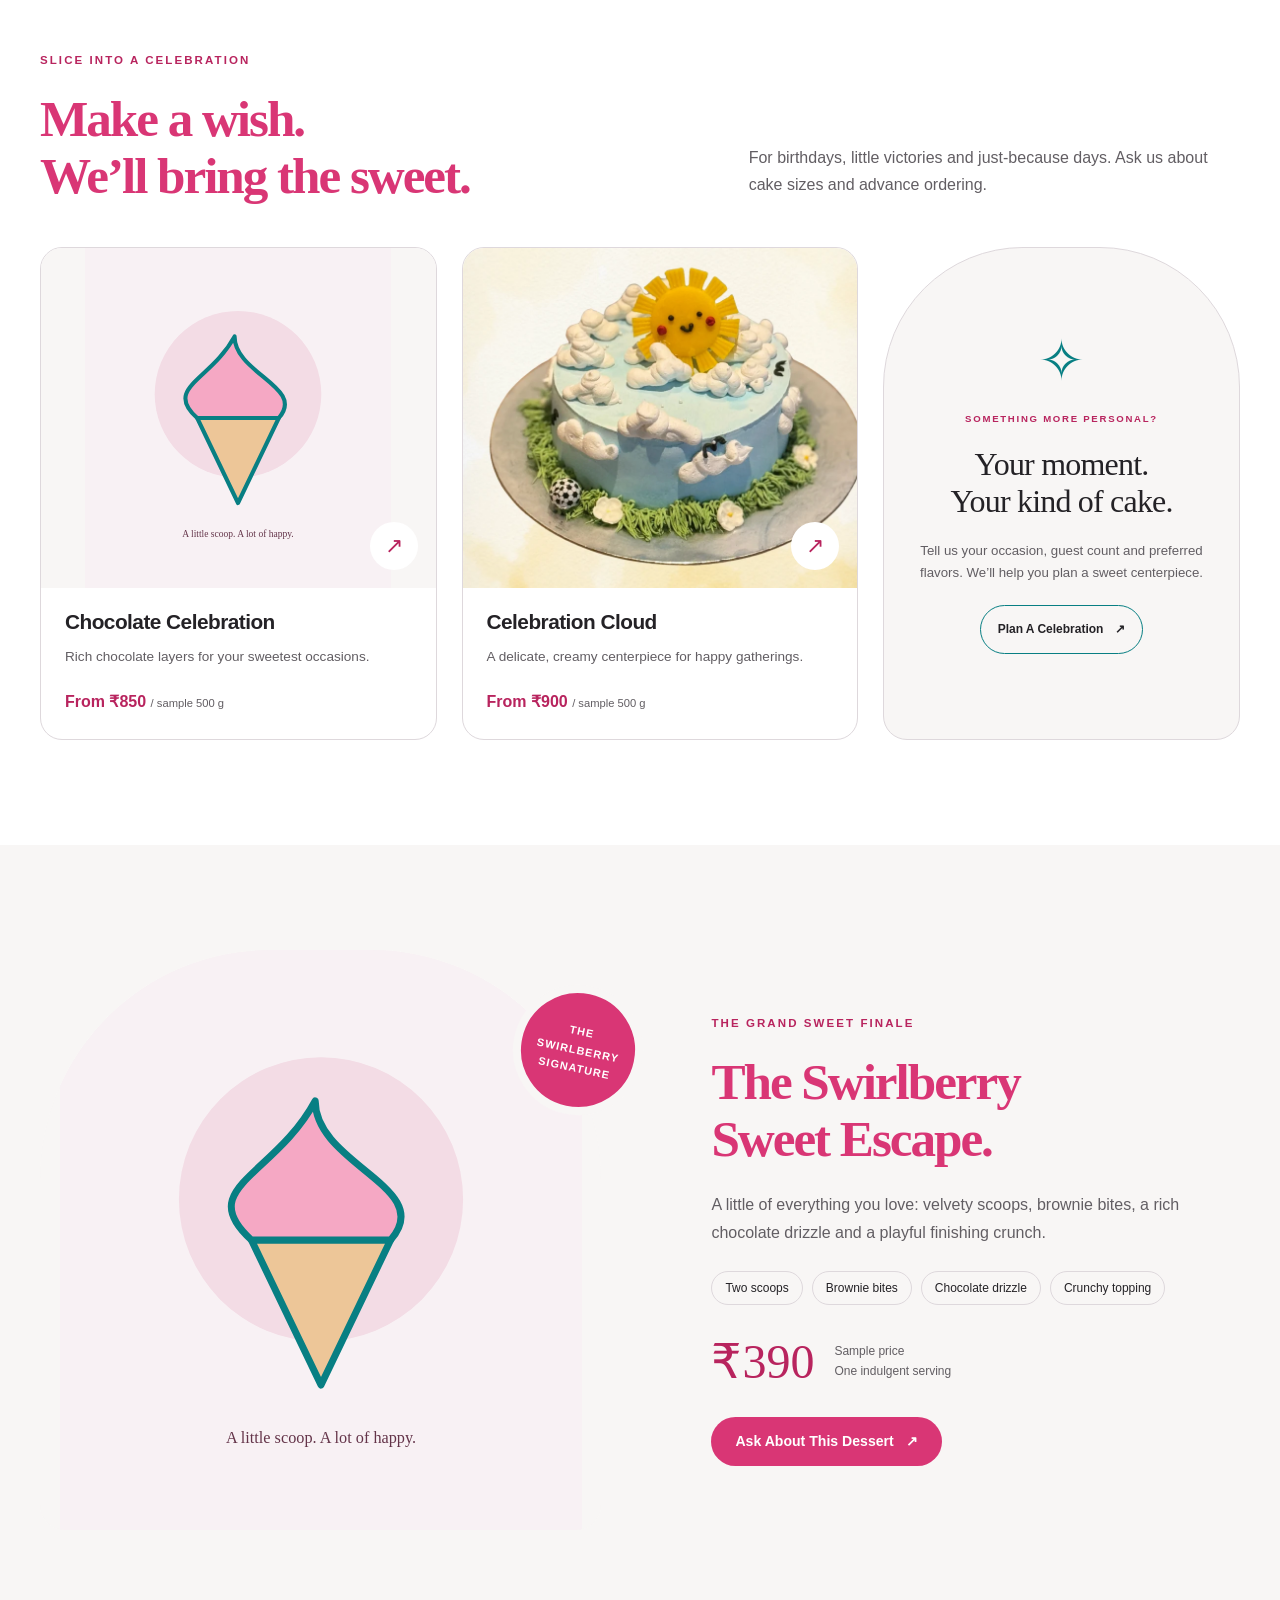
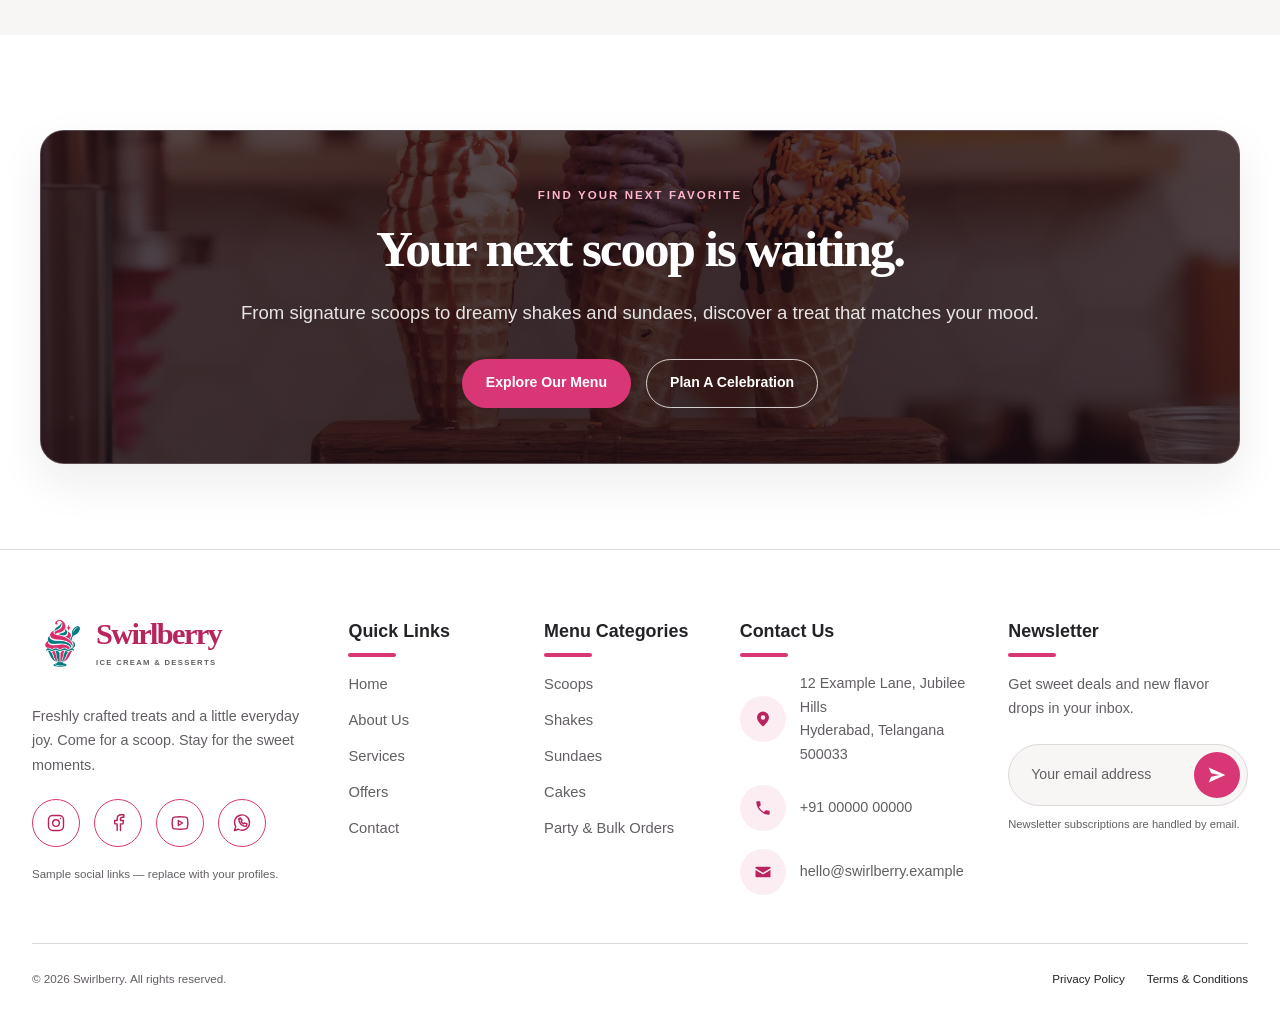
<file: menu.html>
<!DOCTYPE html>
<html lang="en" dir="ltr" data-theme="light">

<head>
  <meta charset="UTF-8">
  <meta name="viewport" content="width=device-width, initial-scale=1">

  <title>Our Menu | Swirlberry</title>
  <meta name="description"
    content="Explore Swirlberry's menu of ice cream scoops, milkshakes, sundaes, waffles and celebration cakes.">
  <meta name="theme-color" content="#D93675">

  <link rel="icon" type="image/png" href="swirlberry-logo.png">
  <link rel="preconnect" href="https://images.unsplash.com">

  <link href="https://cdn.jsdelivr.net/npm/bootstrap@5.3.3/dist/css/bootstrap.min.css" rel="stylesheet">

  <link rel="stylesheet" href="menu.css">
  <link rel="stylesheet" href="site-chrome.css">
  <link rel="stylesheet" href="hover-effects.css">
  <script src="menu.js" defer></script>
</head>

<body>
  <a class="skip-link" href="#main">Skip to content</a>

  <!-- HEADER — SAME LAYOUT AS HOME -->
  <header class="site-header">
    <div class="header-inner">

      <a class="brand" href="index.html" aria-label="Swirlberry home">
        <img class="logo" src="swirlberry-logo.png" alt="">
        <span>
          Swirlberry
          <small>ICE CREAM &amp; DESSERTS</small>
        </span>
      </a>

      <button class="utility mobile-toggle" id="mobileToggle" type="button" aria-expanded="false"
        aria-controls="navigation" aria-label="Open navigation" hidden>
        <svg class="icon" viewBox="0 0 24 24" fill="none" stroke="currentColor" stroke-width="1.7"
          stroke-linecap="round" stroke-linejoin="round" aria-hidden="true">
          <path d="M3 6h18M3 12h18M3 18h18" />
        </svg>
      </button>

      <nav id="navigation" aria-label="Main navigation">
        <ul class="nav-list">
          <li class="home-group">
            <details id="homeDropdown">
              <summary>
                Home
                <svg class="icon" viewBox="0 0 24 24" fill="none" stroke="currentColor" stroke-width="1.7"
                  stroke-linecap="round" stroke-linejoin="round" aria-hidden="true">
                  <path d="m6 9 6 6 6-6" />
                </svg>
              </summary>

              <ul class="dropdown">
                <li><a href="index.html">Home 1 – Classic</a></li>
                <li><a href="home2.html">Home 2 – Premium</a></li>
              </ul>
            </details>
          </li>

          <li><a href="about.html">About Us</a></li>
          <li><a href="services.html">Services</a></li>
          <li><a class="active" href="menu.html" aria-current="page">Menu</a></li>
          <li><a href="offers.html">Offers</a></li>
          <li><a href="party-orders.html">Party &amp; Bulk Orders</a></li>
          <li><a href="contact.html">Contact</a></li>
        </ul>
      </nav>

      <div class="header-actions">
        <button class="utility" id="themeToggle" type="button" aria-label="Switch to dark mode"
          title="Switch to dark mode" hidden>
          <svg class="icon" viewBox="0 0 24 24" fill="none" stroke="currentColor" stroke-width="1.7"
            stroke-linecap="round" stroke-linejoin="round" aria-hidden="true">
            <path d="M21 13A9 9 0 0 1 11 3a9 9 0 1 0 10 10Z" />
          </svg>
        </button>

        <button class="utility" id="directionToggle" type="button" aria-label="Switch to right-to-left layout"
          title="Switch to right-to-left layout" hidden>
          <svg class="icon" viewBox="0 0 24 24" fill="none" stroke="currentColor" stroke-width="1.7"
            stroke-linecap="round" stroke-linejoin="round" aria-hidden="true">
            <path d="M3 7h18m-4-4 4 4-4 4M21 17H3m4-4-4 4 4 4" />
          </svg>
        </button>

        <a class="button button-primary order-button" href="order.html">
          Order Now
        </a>
      </div>
    </div>
  </header>

  <main id="main">

    <!-- 1. PREMIUM FULL-SCREEN HERO -->
    <section class="menu-hero" aria-labelledby="heroTitle">
      <img class="hero-background"
        src="https://wallpapers.com/images/hd/red-cake-desserts-1if90wfqdbba6mc8.jpg"
        alt="Colorful frozen fruit treats arranged for a sweet summer moment" width="2400" height="1600"
        fetchpriority="high" loading="eager">

      <div class="hero-shade" aria-hidden="true"></div>
      <span class="hero-outline" aria-hidden="true"></span>

      <div class="container hero-content">
        <div class="hero-topline">
          <span>THE SWIRLBERRY MENU</span>
          <span>CRAFTED FOR YOUR CRAVINGS</span>
        </div>

        <div class="hero-editorial">
          <p class="hero-kicker">Something sweet is calling.</p>

          <h1 id="heroTitle">
            A little indulgence.<br>
            <em>A lovely obsession.</em>
          </h1>

          <p class="hero-description">
            Beautiful scoops. Dreamy shakes. Desserts worth slowing down for.
            Find the sweet little thing that makes your day.
          </p>

          <div class="button-row">
            <a class="button button-primary" href="#scoops">
              Discover the Menu <span aria-hidden="true">↗</span>
            </a>
            <a class="hero-text-link" href="#signature">
              Meet Our Signature Sundae
            </a>
          </div>
        </div>

        <div class="hero-bottom">
          <p>ONE MENU.<br><strong>So many happy possibilities.</strong></p>

          <span class="hero-edition">THE SWEET COLLECTION</span>
        </div>
      </div>
    </section>

    <!-- 2. SIGNATURE SCOOPS -->
    <section class="section" id="scoops" aria-labelledby="scoopsTitle">
      <div class="container">

        <div class="section-heading heading-row reveal">
          <div>
            <p class="eyebrow">The scoop collection</p>
            <h2 id="scoopsTitle">Love at <em>first scoop.</em></h2>
          </div>
          <p>
            From familiar comforts to a little adventure.
            Choose your flavor, then make it a cup or cone.
          </p>
        </div>

        <nav class="menu-jump reveal" aria-label="Browse menu categories">
          <a class="selected" href="#scoops">Scoops</a>
          <a href="#shakes">Milkshakes</a>
          <a href="#sundaes">Sundaes</a>
          <a href="#waffles">Waffles</a>
          <a href="#cakes">Cakes</a>
          <a href="#signature">Signature</a>
        </nav>

        <div class="product-grid">
          <article class="product-card reveal">
            <div class="product-photo">
              <span class="product-tag">Classic comfort</span>
              <img
                src="https://images.unsplash.com/photo-1560008581-09826d1de69e?auto=format&amp;fit=crop&amp;w=900&amp;q=85"
                alt="Creamy ice cream in a waffle cone" width="900" height="1000" loading="lazy">
              <span class="photo-index" aria-hidden="true">01</span>
            </div>
            <div class="product-copy">
              <div class="product-title">
                <h3>Vanilla Velvet</h3>
                <strong>₹130</strong>
              </div>
              <p>Soft vanilla notes with a beautifully creamy finish.</p>
              <div class="product-meta"><span>Single scoop</span><span>Cup or cone</span></div>
            </div>
          </article>

          <article class="product-card reveal">
            <div class="product-photo">
              <span class="product-tag">Berry lovely</span>
              <img
                src="https://images.unsplash.com/photo-1567206563064-6f60f40a2b57?auto=format&amp;fit=crop&amp;w=900&amp;q=85"
                alt="A colorful ice cream treat" width="900" height="1000" loading="lazy">
              <span class="photo-index" aria-hidden="true">02</span>
            </div>
            <div class="product-copy">
              <div class="product-title">
                <h3>Strawberry Blush</h3>
                <strong>₹150</strong>
              </div>
              <p>A cheerful strawberry-inspired scoop with a silky finish.</p>
              <div class="product-meta"><span>Single scoop</span><span>Cup or cone</span></div>
            </div>
          </article>

          <article class="product-card reveal">
            <div class="product-photo">
              <span class="product-tag">A little indulgent</span>
              <img
                src="coco scoop.jpg"
                alt="An indulgent frozen dessert serving" width="900" height="1000" loading="lazy">
              <span class="photo-index" aria-hidden="true">03</span>
            </div>
            <div class="product-copy">
              <div class="product-title">
                <h3>Cocoa Reverie</h3>
                <strong>₹170</strong>
              </div>
              <p>Deep cocoa character for your chocolate kind of day.</p>
              <div class="product-meta"><span>Single scoop</span><span>Cup or cone</span></div>
            </div>
          </article>
        </div>

        <p class="menu-note">
          Sample menu and prices. Photographs are serving inspirations;
          confirm ingredients, availability and final prices with the parlour.
        </p>
      </div>
    </section>

    <!-- 3. MILKSHAKES -->
    <section class="section tinted" id="shakes" aria-labelledby="shakesTitle">
      <div class="container editorial-grid">

        <div class="editorial-photo shake-photo reveal">
          <img
            src="https://i.etsystatic.com/61341809/r/il/454f55/7552126640/il_1080xN.7552126640_3r80.jpg"
            alt="A tall creamy milkshake with an indulgent topping" width="1200" height="1500" loading="lazy">
          <div class="photo-plaque">
            <span>POUR. SIP. SMILE.</span>
            <strong>Happiness, with a straw.</strong>
          </div>
        </div>

        <div class="editorial-copy reveal">
          <p class="eyebrow">The shake studio</p>
          <h2 id="shakesTitle">Thick. Dreamy.<br><em>Gone too soon.</em></h2>
          <p>
            Your favorite dessert mood, poured into a glass.
            Creamy blends for leisurely sips and happy catch-ups.
          </p>

          <div class="menu-lines">
            <article>
              <div>
                <h3>Strawberry Silk</h3><span>₹220</span>
              </div>
              <p>Strawberry flavor, vanilla ice cream and a creamy finish.</p>
            </article>
            <article>
              <div>
                <h3>Belgian Cocoa Shake</h3><span>₹250</span>
              </div>
              <p>Chocolate ice cream, cocoa and a chocolate drizzle.</p>
            </article>
            <article>
              <div>
                <h3>Cookies &amp; Cream</h3><span>₹260</span>
              </div>
              <p>Vanilla ice cream blended with crunchy cookie pieces.</p>
            </article>
            <article>
              <div>
                <h3>Salted Caramel Dream</h3><span>₹270</span>
              </div>
              <p>Caramel sweetness balanced with a delicate salty touch.</p>
            </article>
          </div>

          <a class="text-link" href="contact.html">
            Ask About Today’s Flavors <span aria-hidden="true">↗</span>
          </a>
        </div>
      </div>
    </section>

    <!-- 4. SUNDAES -->
    <section class="section" id="sundaes" aria-labelledby="sundaesTitle">
      <div class="container">
        <div class="section-heading centered reveal">
          <p class="eyebrow">Layers of lovely</p>
          <h2 id="sundaesTitle">A spoonful of <em>something extra.</em></h2>
          <p>Scoops, sauces and those finishing touches that make it a sundae.</p>
        </div>

        <div class="sundae-grid">
          <article class="sundae-card reveal">
            <div class="sundae-image">
              <img
                src="https://images.unsplash.com/photo-1565958011703-44f9829ba187?auto=format&amp;fit=crop&amp;w=1000&amp;q=85"
                alt="A berry-topped dessert with creamy layers" width="1000" height="1100" loading="lazy">
              <span class="sundae-number" aria-hidden="true">01</span>
            </div>
            <div class="sundae-copy">
              <p class="eyebrow">Bright &amp; beautiful</p>
              <h3>Berry Bliss Sundae</h3>
              <p>Berry sauce, vanilla scoops and a joyful crunchy finish.</p>
              <div class="sundae-bottom">
                <strong>₹290</strong><span>One happy serving</span>
              </div>
            </div>
          </article>

          <article class="sundae-card reveal">
            <div class="sundae-image">
              <img
                src="https://images.unsplash.com/photo-1564355808539-22fda35bed7e?auto=format&amp;fit=crop&amp;w=1000&amp;q=85"
                alt="Rich chocolate dessert with an indulgent presentation" width="1000" height="1100" loading="lazy">
              <span class="sundae-number" aria-hidden="true">02</span>
            </div>
            <div class="sundae-copy">
              <p class="eyebrow">For the chocolate mood</p>
              <h3>Brownie After Dark</h3>
              <p>Brownie bites, chocolate scoops and a generous fudge drizzle.</p>
              <div class="sundae-bottom">
                <strong>₹340</strong><span>One happy serving</span>
              </div>
            </div>
          </article>

          <article class="sundae-card reveal">
            <div class="sundae-image">
              <img
                src="https://recipes.heart.org/en/-/media/Images/Healthy-Living/Recipes/Mango_Pineapple_Tropical_Parfait_890x530.jpg?h=530&iar=0&mw=890&w=890&sc_lang=en"
                alt="A scoop of ice cream topped with fresh fruit" width="1000" height="1100" loading="lazy">
              <span class="sundae-number" aria-hidden="true">03</span>
            </div>
            <div class="sundae-copy">
              <p class="eyebrow">A little tropical sunshine</p>
              <h3>Mango Sunset Sundae</h3>
              <p>Mango sorbet, vanilla scoops and tangy mango sauce with toasted coconut.</p>
              <div class="sundae-bottom">
                <strong>₹320</strong><span>One happy serving</span>
              </div>
            </div>
          </article>
        </div>
      </div>
    </section>

    <!-- 5. WAFFLES -->
    <section class="section waffle-section" id="waffles" aria-labelledby="wafflesTitle">
      <div class="container editorial-grid waffle-grid">
        <div class="editorial-copy reveal">
          <p class="eyebrow">Warm meets wonderful</p>
          <h2 id="wafflesTitle">Golden edges.<br><em>Soft-hearted treats.</em></h2>
          <p>
            A warm waffle, your favorite scoop, and a little drizzle.
            Some pairings simply belong together.
          </p>

          <div class="menu-lines">
            <article>
              <div>
                <h3>Classic Maple Waffle</h3><span>₹240</span>
              </div>
              <p>Golden waffle, vanilla scoop and maple-style syrup.</p>
            </article>
            <article>
              <div>
                <h3>Chocolate Hazelnut</h3><span>₹320</span>
              </div>
              <p>Chocolate-hazelnut spread, ice cream and chocolate sauce.</p>
            </article>
            <article>
              <div>
                <h3>Berry Beautiful</h3><span>₹310</span>
              </div>
              <p>Berry topping, vanilla ice cream and a light sugar dusting.</p>
            </article>
          </div>

          <p class="allergen-note">
            Have a food allergy? Ask the team about ingredients and
            cross-contact before ordering.
          </p>
        </div>

        <div class="editorial-photo waffle-photo reveal">
          <img
            src="https://images.unsplash.com/photo-1562376552-0d160a2f238d?auto=format&amp;fit=crop&amp;w=1200&amp;q=85"
            alt="Golden waffles topped with fruit and sweet accompaniments" width="1200" height="1400" loading="lazy">
          <span class="waffle-seal" aria-hidden="true">
            WARM<br>&amp;<br>WONDERFUL
          </span>
        </div>
      </div>
    </section>

    <!-- 6. CELEBRATION CAKES -->
    <section class="section" id="cakes" aria-labelledby="cakesTitle">
      <div class="container">
        <div class="section-heading heading-row reveal">
          <div>
            <p class="eyebrow">Slice into a celebration</p>
            <h2 id="cakesTitle">Make a wish.<br><em>We’ll bring the sweet.</em></h2>
          </div>
          <p>
            For birthdays, little victories and just-because days.
            Ask us about cake sizes and advance ordering.
          </p>
        </div>

        <div class="cake-grid">
          <article class="cake-card reveal">
            <div class="cake-image">
              <img
                src="https://images.unsplash.com/photo-1578985545062-69928b1d9587?auto=format&amp;fit=crop&amp;w=1000&amp;q=85"
                alt="A decorated chocolate celebration cake" width="1000" height="1100" loading="lazy">
              <a href="party-orders.html" class="cake-link" aria-label="Enquire about Chocolate Celebration cake">↗</a>
            </div>
            <div class="cake-copy">
              <h3>Chocolate Celebration</h3>
              <p>Rich chocolate layers for your sweetest occasions.</p>
              <strong>From ₹850 <small>/ sample 500 g</small></strong>
            </div>
          </article>

          <article class="cake-card reveal">
            <div class="cake-image">
              <img
                src="cloud cake.webp"
                alt="A beautifully decorated celebration cake" width="1000" height="1100" loading="lazy">
              <a href="party-orders.html" class="cake-link" aria-label="Enquire about Celebration Cloud cake">↗</a>
            </div>
            <div class="cake-copy">
              <h3>Celebration Cloud</h3>
              <p>A delicate, creamy centerpiece for happy gatherings.</p>
              <strong>From ₹900 <small>/ sample 500 g</small></strong>
            </div>
          </article>

          <article class="cake-enquiry reveal">
            <span class="cake-spark" aria-hidden="true">✧</span>
            <p class="eyebrow">Something more personal?</p>
            <h3>Your moment.<br>Your kind of cake.</h3>
            <p>
              Tell us your occasion, guest count and preferred flavors.
              We’ll help you plan a sweet centerpiece.
            </p>
            <a class="button button-outline" href="party-orders.html">
              Plan A Celebration <span aria-hidden="true">↗</span>
            </a>
          </article>
        </div>
      </div>
    </section>

    <!-- 7. SIGNATURE DESSERT -->
    <section class="section signature-section" id="signature" aria-labelledby="signatureTitle">
      <div class="container signature-grid">

        <div class="signature-visual reveal">
          <img
            src="https://images.unsplash.com/photo-1514849302-984523450cf4?auto=format&amp;fit=crop&amp;w=1200&amp;q=85"
            alt="An ice cream dessert styled for an indulgent sweet break" width="1200" height="1400" loading="lazy">
          <span class="signature-stamp">THE<br>SWIRLBERRY<br>SIGNATURE</span>
        </div>

        <div class="signature-copy reveal">
          <p class="eyebrow">The grand sweet finale</p>
          <h2 id="signatureTitle">The Swirlberry<br><em>Sweet Escape.</em></h2>
          <p>
            A little of everything you love: velvety scoops,
            brownie bites, a rich chocolate drizzle and a
            playful finishing crunch.
          </p>

          <ul class="ingredient-tags" aria-label="Suggested components">
            <li>Two scoops</li>
            <li>Brownie bites</li>
            <li>Chocolate drizzle</li>
            <li>Crunchy topping</li>
          </ul>

          <div class="signature-price">
            <strong>₹390</strong>
            <span>Sample price<br>One indulgent serving</span>
          </div>

          <a class="button button-primary" href="contact.html">
            Ask About This Dessert <span aria-hidden="true">↗</span>
          </a>
        </div>
      </div>
    </section>

    <!-- 8. FINAL CTA — SAME LAYOUT AS HOME -->
    <section class="final-section" aria-labelledby="finalTitle">
      <div class="container">
        <div class="final-panel final-panel-centered reveal">
          <div class="final-panel-content">
            <p class="eyebrow">Find your next favorite</p>
            <h2 id="finalTitle">Your next scoop is waiting.</h2>
            <p>
              From signature scoops to dreamy shakes and sundaes, discover
              a treat that matches your mood.
            </p>
            <div class="button-row">
              <a class="button button-primary" href="#scoops">Explore Our Menu</a>
              <a class="button button-outline" href="party-orders.html">
                Plan A Celebration
              </a>
            </div>
          </div>
        </div>
      </div>
    </section>

  </main>

  <!-- FOOTER — SAME LAYOUT AS HOME -->
  <footer class="site-footer">
    <div class="container">
      <div class="footer-grid">

        <div class="footer-brand">
          <a class="brand" href="index.html" aria-label="Swirlberry home">
            <img class="logo" src="swirlberry-logo.png" alt="">

            <span>
              Swirlberry
              <small>ICE CREAM &amp; DESSERTS</small>
            </span>
          </a>

          <p>
            Freshly crafted treats and a little everyday joy.
            Come for a scoop. Stay for the sweet moments.
          </p>

          <!-- Replace these four sample URLs with your real profiles. -->
          <div class="socials" aria-label="Social links">
            <a href="https://example.com/replace-instagram" aria-label="Instagram — replace sample profile URL"
              title="Sample Instagram link">
              <svg class="icon" viewBox="0 0 24 24" fill="none" stroke="currentColor" stroke-width="1.7"
                stroke-linecap="round" stroke-linejoin="round" aria-hidden="true">
                <rect x="3" y="3" width="18" height="18" rx="5" />
                <circle cx="12" cy="12" r="4" />
                <path d="M17.5 6.5h.01" />
              </svg>
            </a>

            <a href="https://example.com/replace-facebook" aria-label="Facebook — replace sample profile URL"
              title="Sample Facebook link">
              <svg class="icon" viewBox="0 0 24 24" fill="none" stroke="currentColor" stroke-width="1.7"
                stroke-linecap="round" stroke-linejoin="round" aria-hidden="true">
                <path d="M15 21v-8h3l.5-4H15V7c0-1 .5-2 2-2h2V2h-3c-4 0-5 2-5 5v2H8v4h3v8" />
              </svg>
            </a>

            <a href="https://example.com/replace-youtube" aria-label="YouTube — replace sample profile URL"
              title="Sample YouTube link">
              <svg class="icon" viewBox="0 0 24 24" fill="none" stroke="currentColor" stroke-width="1.7"
                stroke-linecap="round" stroke-linejoin="round" aria-hidden="true">
                <path
                  d="M21 7c-.2-1-1-2-2-2a54 54 0 0 0-14 0C4 5 3.2 6 3 7a28 28 0 0 0 0 10c.2 1 1 2 2 2a54 54 0 0 0 14 0c1 0 1.8-1 2-2a28 28 0 0 0 0-10Z" />
                <path d="m10 9 5 3-5 3Z" />
              </svg>
            </a>

            <a href="https://example.com/replace-whatsapp" aria-label="WhatsApp — replace sample profile URL"
              title="Sample WhatsApp link">
              <svg class="icon" viewBox="0 0 24 24" fill="none" stroke="currentColor" stroke-width="1.7"
                stroke-linecap="round" stroke-linejoin="round" aria-hidden="true">
                <path d="M21 11.5a9 9 0 0 1-13.3 8L3 21l1.5-4.7A9 9 0 1 1 21 11.5Z" />
                <path d="M8 7c0 5 4 9 9 9l1-3-3-1-1 1c-2-1-3-2-3-3l1-1-2-3Z" />
              </svg>
            </a>
          </div>

          <small>Sample social links — replace with your profiles.</small>
        </div>

        <div>
          <h2>Quick Links</h2>
          <ul>
            <li><a href="index.html">Home</a></li>
            <li><a href="about.html">About Us</a></li>
            <li><a href="services.html">Services</a></li>
            <li><a href="offers.html">Offers</a></li>
            <li><a href="contact.html">Contact</a></li>
          </ul>
        </div>

        <div>
          <h2>Menu Categories</h2>
          <ul>
            <li><a href="menu.html#scoops">Scoops</a></li>
            <li><a href="menu.html#shakes">Shakes</a></li>
            <li><a href="menu.html#sundaes">Sundaes</a></li>
            <li><a href="menu.html#cakes">Cakes</a></li>
            <li><a href="party-orders.html">Party &amp; Bulk Orders</a></li>
          </ul>
        </div>

        <div>
          <h2>Contact Us</h2>
          <div class="footer-contact-list">
            <address class="footer-contact-item">
              <span class="contact-icon" aria-hidden="true">
                <svg class="icon" viewBox="0 0 24 24" fill="currentColor">
                  <path
                    d="M12 2a8 8 0 0 0-8 8c0 5.5 8 12 8 12s8-6.5 8-12a8 8 0 0 0-8-8Zm0 11a3 3 0 1 1 0-6 3 3 0 0 1 0 6Z" />
                </svg>
              </span>
              <span>12 Example Lane, Jubilee Hills<br>Hyderabad, Telangana 500033</span>
            </address>

            <div class="footer-contact-item">
              <span class="contact-icon" aria-hidden="true">
                <svg class="icon" viewBox="0 0 24 24" fill="currentColor">
                  <path
                    d="M6.6 10.8a15.5 15.5 0 0 0 6.6 6.6l2.2-2.2a1 1 0 0 1 1-.2 11.4 11.4 0 0 0 3.5.6 1 1 0 0 1 1 1V20a1 1 0 0 1-1 1A17.9 17.9 0 0 1 3 4a1 1 0 0 1 1-1h3.4a1 1 0 0 1 1 1 11.4 11.4 0 0 0 .6 3.5 1 1 0 0 1-.2 1Z" />
                </svg>
              </span>
              <a href="tel:+910000000000"><bdi>+91 00000 00000</bdi></a>
            </div>

            <div class="footer-contact-item">
              <span class="contact-icon" aria-hidden="true">
                <svg class="icon" viewBox="0 0 24 24" fill="currentColor">
                  <path
                    d="M3 5h18a1 1 0 0 1 1 1v1l-10 6L2 7V6a1 1 0 0 1 1-1Zm-1 4.3 9.5 5.7a1 1 0 0 0 1 0L22 9.3V18a1 1 0 0 1-1 1H3a1 1 0 0 1-1-1Z" />
                </svg>
              </span>
              <a href="mailto:hello@swirlberry.example">hello@swirlberry.example</a>
            </div>
          </div>
        </div>

        <div class="footer-newsletter">
          <h2>Newsletter</h2>
          <p>Get sweet deals and new flavor drops in your inbox.</p>
          <form action="mailto:hello@swirlberry.example" method="post" enctype="text/plain">
            <label class="visually-hidden" for="newsletterEmail">Your email address</label>
            <input id="newsletterEmail" name="email" type="email" placeholder="Your email address" autocomplete="email"
              required>
            <button type="submit" aria-label="Subscribe to the newsletter">
              <svg class="icon" viewBox="0 0 24 24" fill="currentColor" aria-hidden="true">
                <path d="m2 3 20 9-20 9 3-7 10-2-10-2-3-7Zm5 9 13 0" />
              </svg>
            </button>
          </form>
          <small class="newsletter-note">Newsletter subscriptions are handled by email.</small>
        </div>
      </div>

      <div class="footer-bottom">
        <p>
          © <span id="year">2026</span> Swirlberry.
          All rights reserved.
        </p>

        <div>
          <a href="privacy.html">Privacy Policy</a>
          <a href="terms.html">Terms &amp; Conditions</a>
        </div>
      </div>

    </div>
    <a class="back-to-top" href="#main" aria-label="Back to top">
      <svg class="icon" viewBox="0 0 24 24" fill="none" stroke="currentColor" stroke-width="2.5" stroke-linecap="round"
        stroke-linejoin="round" aria-hidden="true">
        <path d="M12 19V5m-7 7 7-7 7 7" />
      </svg>
    </a>
  </footer>
</body>

</html>
</file>
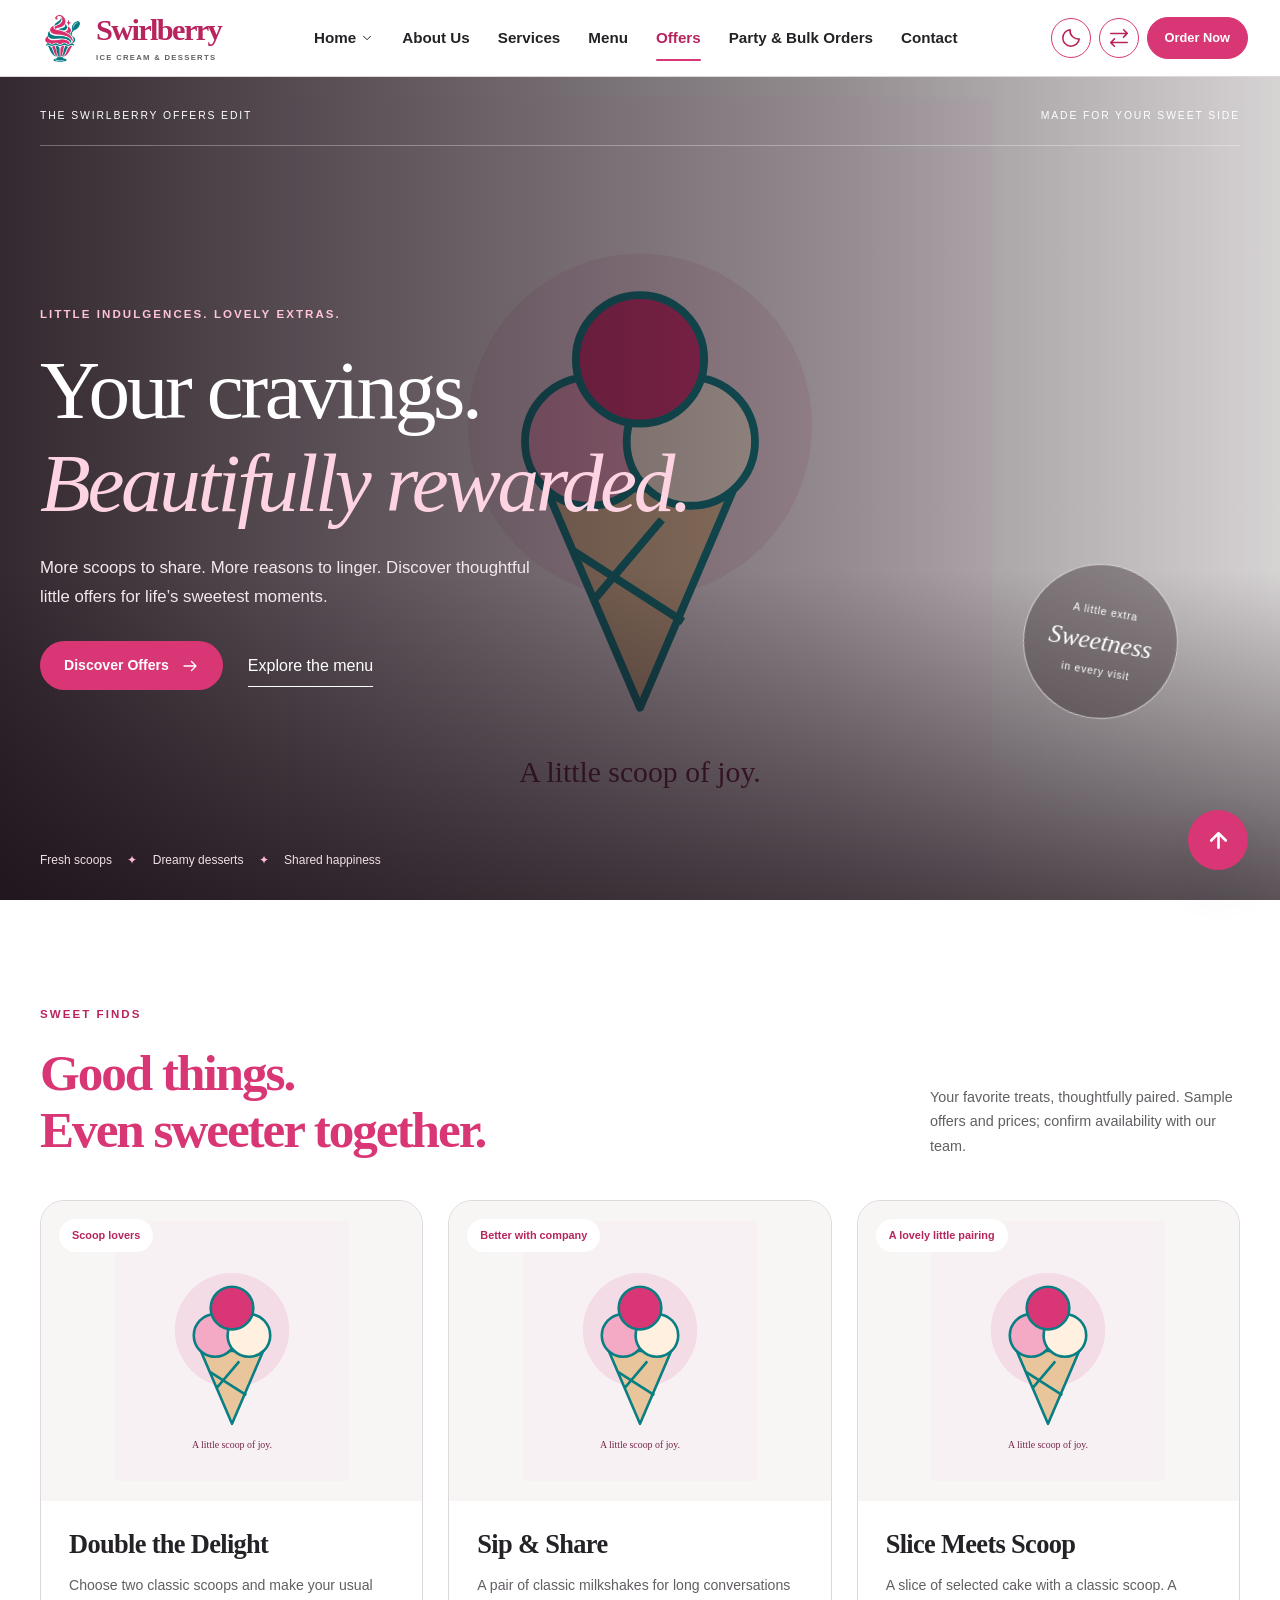
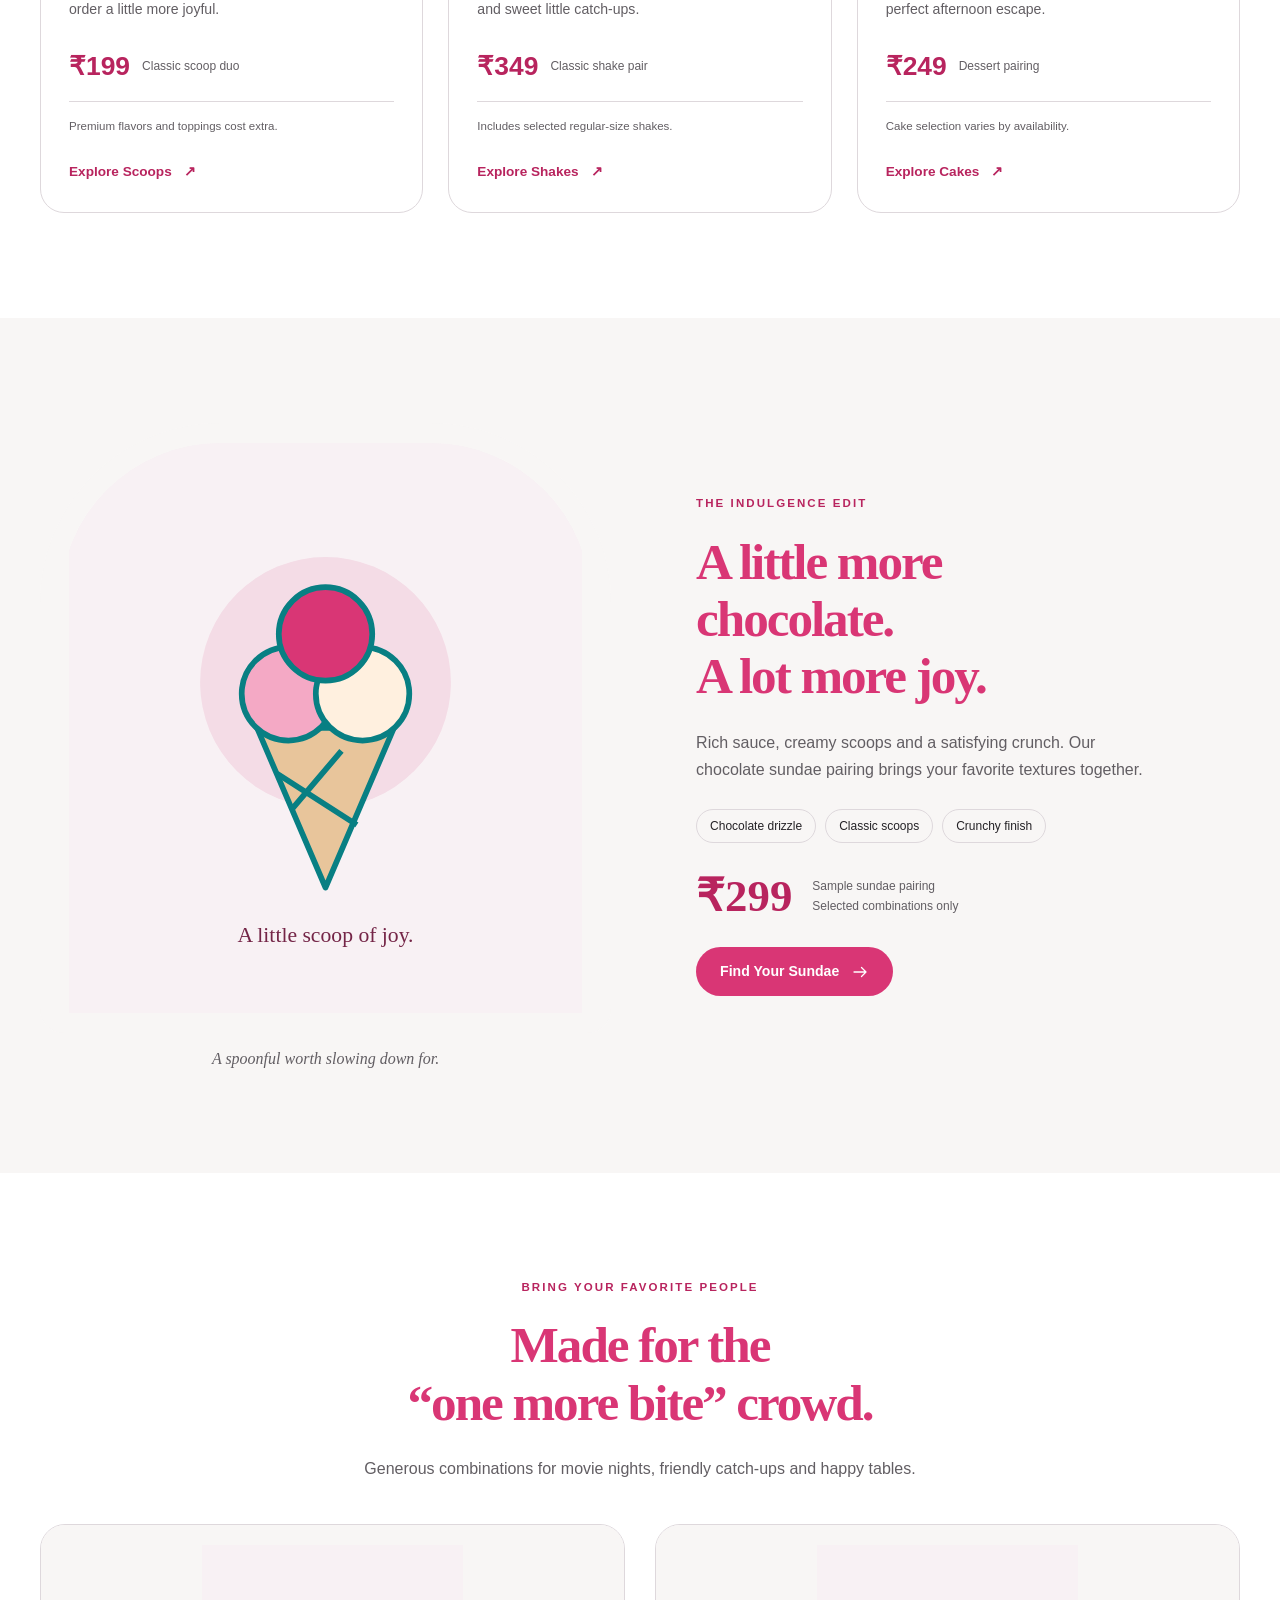
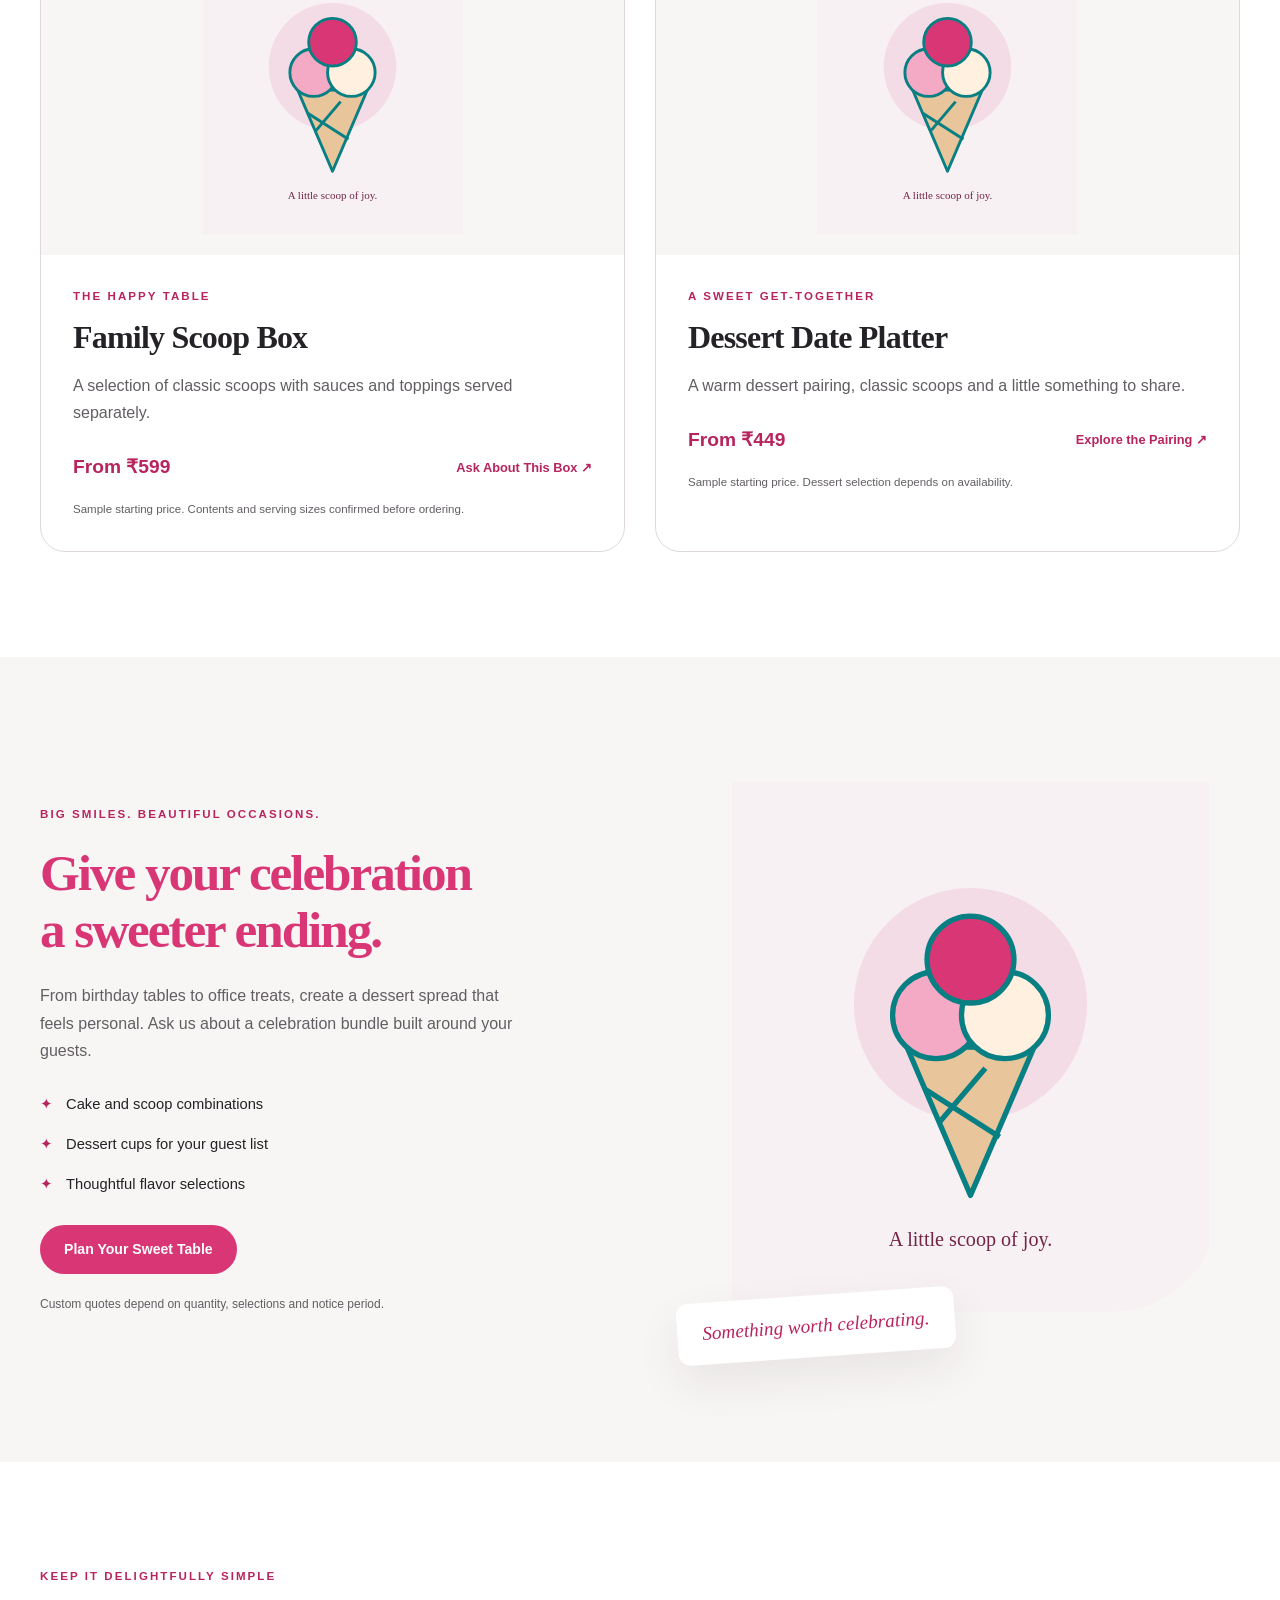
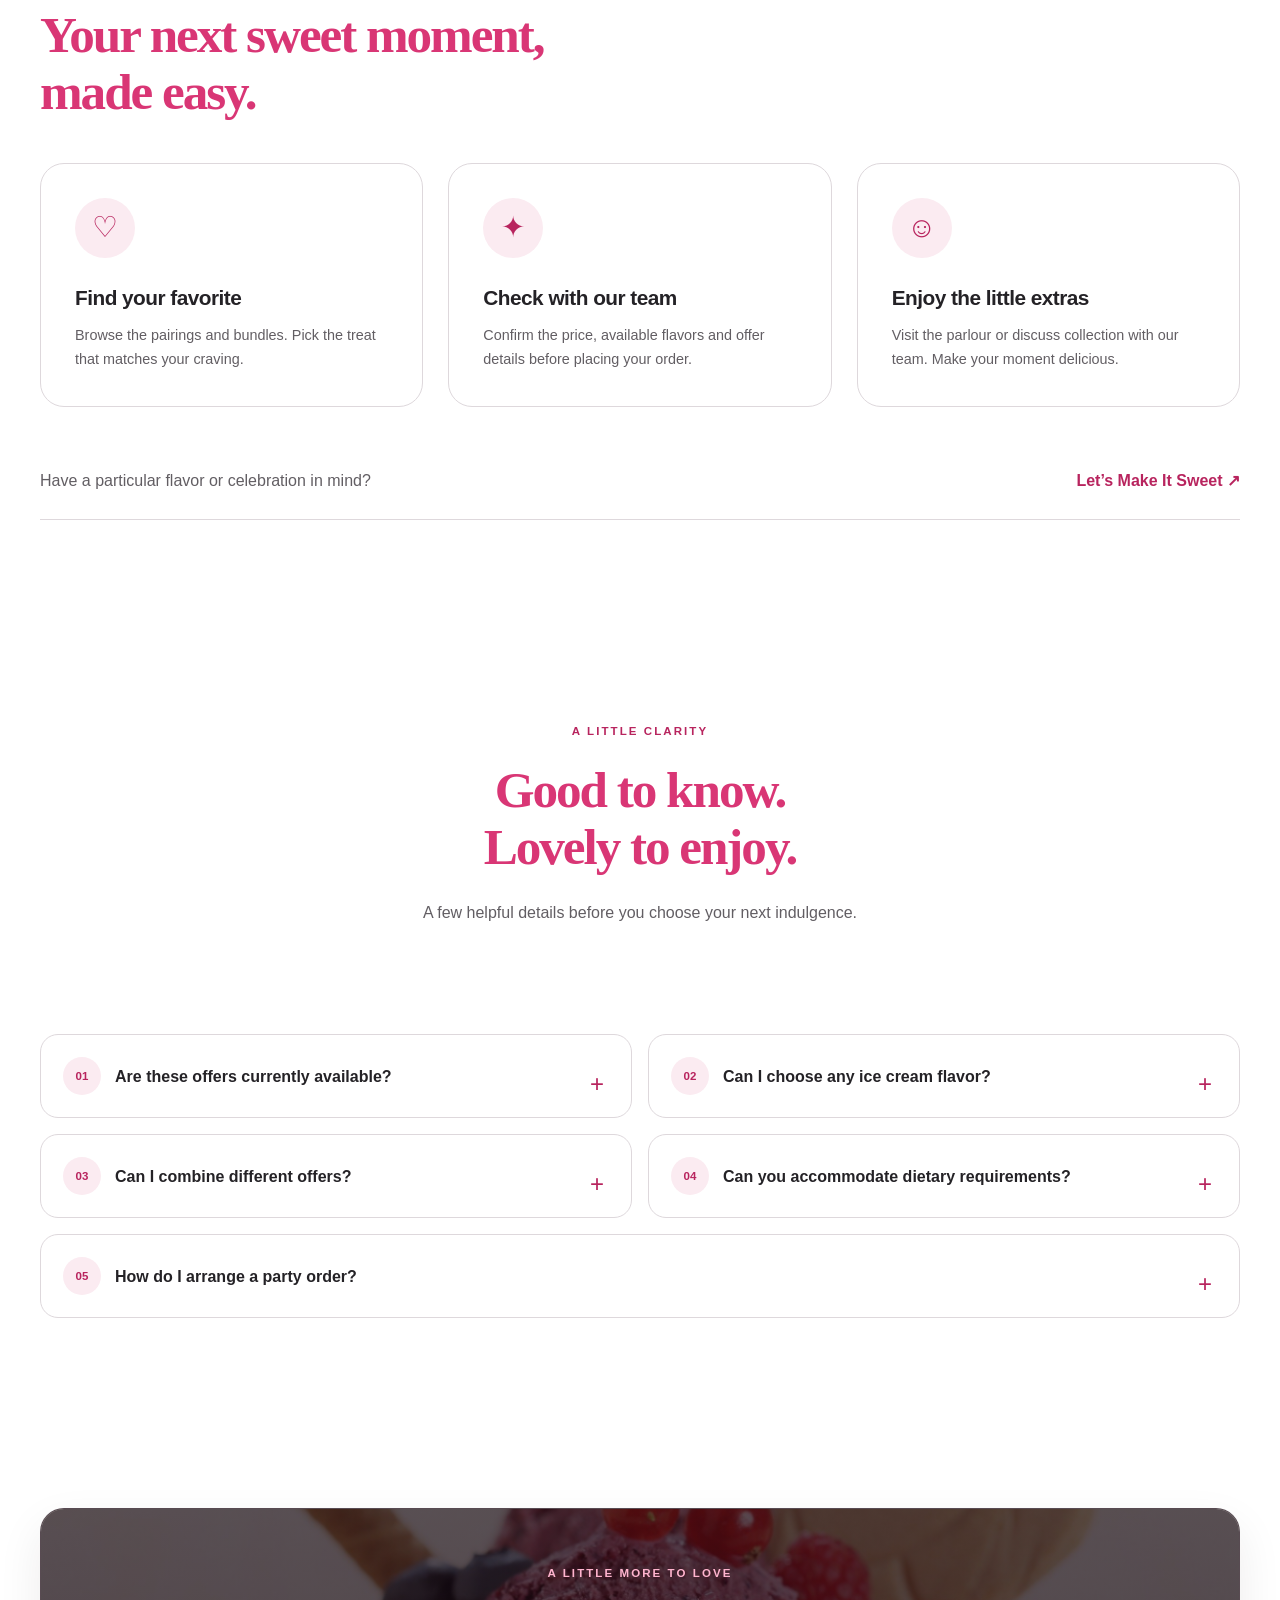
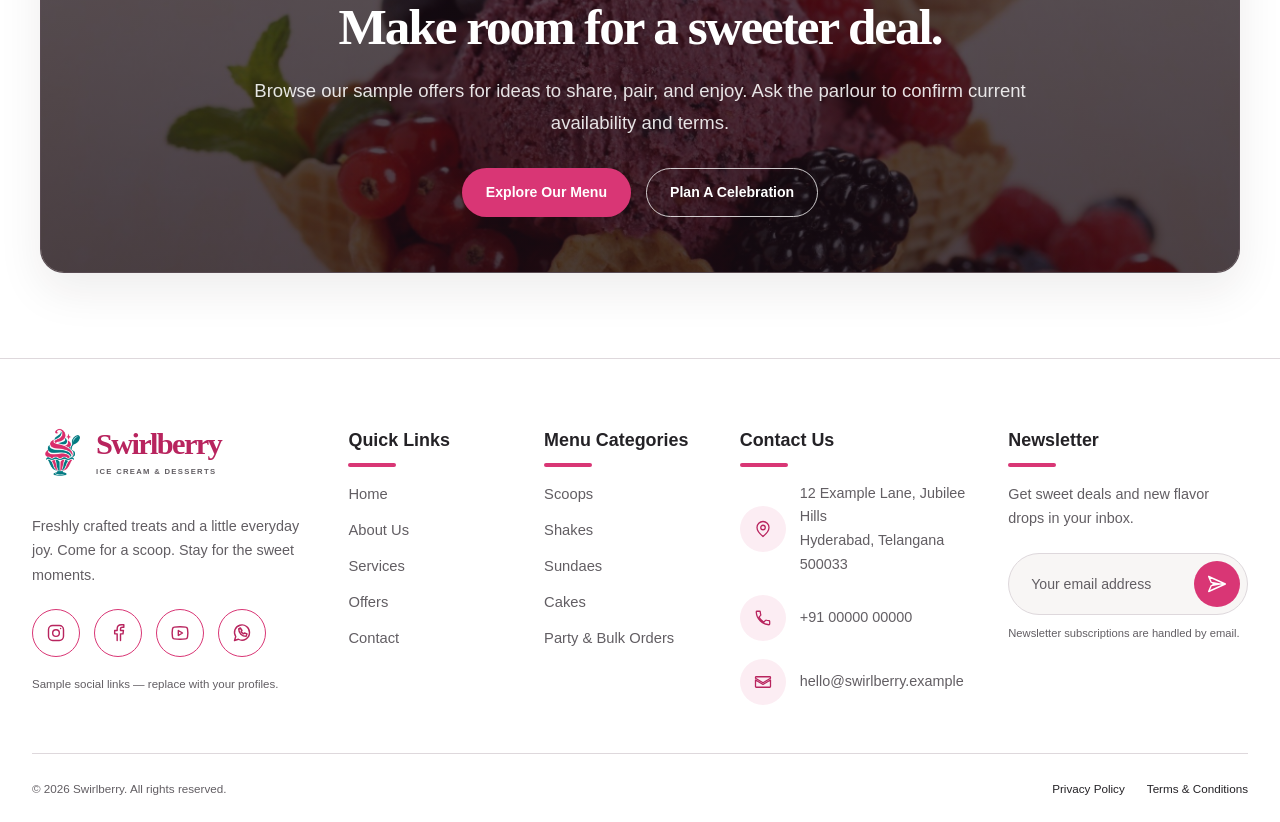
<file: offers.html>
<!DOCTYPE html>
<html lang="en" dir="ltr" data-theme="light">

<head>
    <meta charset="UTF-8">
    <meta name="viewport" content="width=device-width, initial-scale=1">
    <title>Offers | Swirlberry</title>
    <meta name="description"
        content="Discover sweet combinations, dessert bundles and celebration offers at Swirlberry.">
    <meta name="theme-color" content="#D93675">
    <link rel="icon" type="image/png" href="swirlberry-logo.png">
    <link rel="preconnect" href="https://images.unsplash.com">
    <link href="https://cdn.jsdelivr.net/npm/bootstrap@5.3.3/dist/css/bootstrap.min.css" rel="stylesheet">
    <link rel="stylesheet" href="offers.css">
    <link rel="stylesheet" href="site-chrome.css">
    <link rel="stylesheet" href="hover-effects.css">
    <script src="offers.js" defer></script>
</head>

<body>
    <!-- Reusable icons within this file only. -->
    <svg class="svg-library" xmlns="http://www.w3.org/2000/svg" aria-hidden="true">
        <symbol id="arrow" viewBox="0 0 24 24">
            <path d="M4 12h16m-6-6 6 6-6 6" />
        </symbol>
        <symbol id="chevron" viewBox="0 0 24 24">
            <path d="m6 9 6 6 6-6" />
        </symbol>
        <symbol id="instagram" viewBox="0 0 24 24">
            <rect x="3" y="3" width="18" height="18" rx="5" />
            <circle cx="12" cy="12" r="4" />
            <path d="M17.5 6.5h.01" />
        </symbol>
        <symbol id="facebook" viewBox="0 0 24 24">
            <path d="M15 21v-8h3l.5-4H15V7c0-1 .5-2 2-2h2V2h-3c-4 0-5 2-5 5v2H8v4h3v8" />
        </symbol>
        <symbol id="youtube" viewBox="0 0 24 24">
            <path
                d="M21 7c-.2-1-1-2-2-2a54 54 0 0 0-14 0C4 5 3.2 6 3 7a28 28 0 0 0 0 10c.2 1 1 2 2 2a54 54 0 0 0 14 0c1 0 1.8-1 2-2a28 28 0 0 0 0-10Z" />
            <path d="m10 9 5 3-5 3Z" />
        </symbol>
        <symbol id="whatsapp" viewBox="0 0 24 24">
            <path d="M21 11.5a9 9 0 0 1-13.3 8L3 21l1.5-4.7A9 9 0 1 1 21 11.5Z" />
            <path d="M8 7c0 5 4 9 9 9l1-3-3-1-1 1c-2-1-3-2-3-3l1-1-2-3Z" />
        </symbol>
    </svg>

    <a class="skip-link" href="#main">Skip to content</a>

    <header class="site-header">
        <div class="header-inner">
            <a class="brand" href="index.html" aria-label="Swirlberry home">
                <img class="logo" src="swirlberry-logo.png" alt="">
                <span>Swirlberry<small>ICE CREAM &amp; DESSERTS</small></span>
            </a>

            <button class="utility mobile-toggle" id="mobileToggle" type="button" aria-expanded="false"
                aria-controls="navigation" aria-label="Open navigation" hidden>
                <svg class="icon" viewBox="0 0 24 24" aria-hidden="true">
                    <path d="M3 6h18M3 12h18M3 18h18" />
                </svg>
            </button>

            <nav id="navigation" aria-label="Main navigation">
                <ul class="nav-list">
                    <li class="home-group">
                        <details id="homeDropdown">
                            <summary>
                                Home
                                <svg class="icon" aria-hidden="true">
                                    <use href="#chevron" />
                                </svg>
                            </summary>
                            <ul class="dropdown">
                                <li><a href="index.html">Home 1 – Classic</a></li>
                                <li><a href="home2.html">Home 2 – Premium</a></li>
                            </ul>
                        </details>
                    </li>
                    <li><a href="about.html">About Us</a></li>
                    <li><a href="services.html">Services</a></li>
                    <li><a href="menu.html">Menu</a></li>
                    <li><a class="active" href="offers.html" aria-current="page">Offers</a></li>
                    <li><a href="party-orders.html">Party &amp; Bulk Orders</a></li>
                    <li><a href="contact.html">Contact</a></li>
                </ul>
            </nav>

            <div class="header-actions">
                <button class="utility" id="themeToggle" type="button" aria-label="Switch to dark mode"
                    title="Switch to dark mode" hidden>
                    <svg class="icon" viewBox="0 0 24 24" aria-hidden="true">
                        <path d="M21 13A9 9 0 0 1 11 3a9 9 0 1 0 10 10Z" />
                    </svg>
                </button>
                <button class="utility" id="directionToggle" type="button" aria-label="Switch to right-to-left layout"
                    title="Switch to right-to-left layout" hidden>
                    <svg class="icon" viewBox="0 0 24 24" aria-hidden="true">
                        <path d="M3 7h18m-4-4 4 4-4 4M21 17H3m4-4-4 4 4 4" />
                    </svg>
                </button>
                <a class="button button-primary order-button" href="order.html">Order Now</a>
            </div>
        </div>
    </header>

    <main id="main">

        <!-- PREMIUM HERO -->
        <section class="offers-hero" aria-labelledby="heroTitle">
            <img class="hero-background"
                src="https://images6.alphacoders.com/434/434581.jpg"
                alt="Beautifully served ice cream treats" width="2200" height="1500" fetchpriority="high"
                decoding="async">

            <div class="hero-shade" aria-hidden="true"></div>

            <div class="container hero-content">
                <div class="hero-topline">
                    <span>The Swirlberry offers edit</span>
                    <span>Made for your sweet side</span>
                </div>

                <div class="hero-heading">
                    <p class="eyebrow">Little indulgences. Lovely extras.</p>
                    <h1 id="heroTitle">Your cravings.<br><em>Beautifully rewarded.</em></h1>
                    <p>
                        More scoops to share. More reasons to linger.
                        Discover thoughtful little offers for life’s sweetest moments.
                    </p>
                    <div class="button-row">
                        <a class="button button-primary" href="#sweetDeals">
                            Discover Offers
                            <svg class="icon" aria-hidden="true">
                                <use href="#arrow" />
                            </svg>
                        </a>
                        <a class="hero-menu-link" href="menu.html">Explore the menu</a>
                    </div>
                </div>

                <div class="hero-bottom">
                    <p>Fresh scoops <span>✦</span> Dreamy desserts <span>✦</span> Shared happiness</p>
                </div>
            </div>

            <div class="hero-seal" aria-hidden="true">
                <span>A little extra</span>
                <strong>Sweetness</strong>
                <span>in every visit</span>
            </div>
        </section>

        <!-- SIGNATURE OFFERS -->
        <section class="section" id="sweetDeals" aria-labelledby="dealsTitle">
            <div class="container">
                <div class="heading-row reveal">
                    <div class="section-heading">
                        <p class="eyebrow">Sweet finds</p>
                        <h2 id="dealsTitle">Good things.<br><em>Even sweeter together.</em></h2>
                    </div>
                    <p class="heading-note">
                        Your favorite treats, thoughtfully paired.
                        Sample offers and prices; confirm availability with our team.
                    </p>
                </div>

                <div class="deal-grid">
                    <article class="deal-card reveal">
                        <div class="deal-photo">
                            <img src="https://images.unsplash.com/photo-1505394033641-40c6ad1178d7?auto=format&amp;fit=crop&amp;w=850&amp;q=85"
                                alt="Ice cream cones ready for a sweet treat" width="850" height="1000" loading="lazy"
                                decoding="async">
                            <span class="photo-tag">Scoop lovers</span>
                        </div>
                        <div class="deal-copy">
                            <h3>Double the Delight</h3>
                            <p>Choose two classic scoops and make your usual order a little more joyful.</p>
                            <div class="offer-price"><strong>₹199</strong><span>Classic scoop duo</span></div>
                            <p class="offer-note">Premium flavors and toppings cost extra.</p>
                            <a class="text-link" href="menu.html#scoops">Explore Scoops <span
                                    aria-hidden="true">↗</span></a>
                        </div>
                    </article>

                    <article class="deal-card reveal">
                        <div class="deal-photo">
                            <img src="https://iambaker.net/wp-content/uploads/2024/06/Chocolate-Shake-4.jpg"
                                alt="Creamy dessert milkshake topped with whipped cream" width="850" height="1000"
                                loading="lazy" decoding="async">
                            <span class="photo-tag">Better with company</span>
                        </div>
                        <div class="deal-copy">
                            <h3>Sip &amp; Share</h3>
                            <p>A pair of classic milkshakes for long conversations and sweet little catch-ups.</p>
                            <div class="offer-price"><strong>₹349</strong><span>Classic shake pair</span></div>
                            <p class="offer-note">Includes selected regular-size shakes.</p>
                            <a class="text-link" href="menu.html#shakes">Explore Shakes <span
                                    aria-hidden="true">↗</span></a>
                        </div>
                    </article>

                    <article class="deal-card reveal">
                        <div class="deal-photo">
                            <img src="https://images.unsplash.com/photo-1565958011703-44f9829ba187?auto=format&amp;fit=crop&amp;w=850&amp;q=85"
                                alt="Beautifully layered cake with fresh fruit" width="850" height="1000" loading="lazy"
                                decoding="async">
                            <span class="photo-tag">A lovely little pairing</span>
                        </div>
                        <div class="deal-copy">
                            <h3>Slice Meets Scoop</h3>
                            <p>A slice of selected cake with a classic scoop. A perfect afternoon escape.</p>
                            <div class="offer-price"><strong>₹249</strong><span>Dessert pairing</span></div>
                            <p class="offer-note">Cake selection varies by availability.</p>
                            <a class="text-link" href="menu.html#cakes">Explore Cakes <span
                                    aria-hidden="true">↗</span></a>
                        </div>
                    </article>
                </div>
            </div>
        </section>

        <!-- FEATURED SUNDAE -->
        <section class="section tinted" aria-labelledby="sundaeTitle">
            <div class="container editorial-grid">
                <div class="editorial-image reveal">
                    <img src="https://www.simplysated.com/wp-content/uploads/2014/06/Hot-Fudge-Sundae-Cupcake-103aP4230103.jpg"
                        alt="Indulgent ice cream dessert with rich chocolate" width="1200" height="1300" loading="lazy"
                        decoding="async">
                    <span class="image-caption">A spoonful worth slowing down for.</span>
                </div>

                <div class="editorial-copy reveal">
                    <p class="eyebrow">The indulgence edit</p>
                    <h2 id="sundaeTitle">A little more<br>chocolate.<br><em>A lot more joy.</em></h2>
                    <p>
                        Rich sauce, creamy scoops and a satisfying crunch.
                        Our chocolate sundae pairing brings your favorite textures together.
                    </p>
                    <ul class="pill-list">
                        <li>Chocolate drizzle</li>
                        <li>Classic scoops</li>
                        <li>Crunchy finish</li>
                    </ul>
                    <div class="feature-price">
                        <strong>₹299</strong>
                        <span>Sample sundae pairing<br>Selected combinations only</span>
                    </div>
                    <a class="button button-primary" href="menu.html#sundaes">
                        Find Your Sundae
                        <svg class="icon" aria-hidden="true">
                            <use href="#arrow" />
                        </svg>
                    </a>
                </div>
            </div>
        </section>

        <!-- SHARING BUNDLES -->
        <section class="section" aria-labelledby="sharingTitle">
            <div class="container">
                <div class="section-heading centered reveal">
                    <p class="eyebrow">Bring your favorite people</p>
                    <h2 id="sharingTitle">Made for the<br><em>“one more bite” crowd.</em></h2>
                    <p>Generous combinations for movie nights, friendly catch-ups and happy tables.</p>
                </div>

                <div class="bundle-grid">
                    <article class="bundle-card reveal">
                        <img src="https://images.unsplash.com/photo-1488900128323-21503983a07e?auto=format&amp;fit=crop&amp;w=1100&amp;q=85"
                            alt="Frozen fruit treats arranged for sharing" width="1100" height="900" loading="lazy"
                            decoding="async">
                        <div class="bundle-copy">
                            <p class="eyebrow">The happy table</p>
                            <h3>Family Scoop Box</h3>
                            <p>A selection of classic scoops with sauces and toppings served separately.</p>
                            <div class="bundle-bottom">
                                <strong>From ₹599</strong>
                                <a class="text-link" href="contact.html">Ask About This Box ↗</a>
                            </div>
                            <small>Sample starting price. Contents and serving sizes confirmed before ordering.</small>
                        </div>
                    </article>

                    <article class="bundle-card reveal">
                        <img src="https://images.unsplash.com/photo-1484723091739-30a097e8f929?auto=format&amp;fit=crop&amp;w=1100&amp;q=85"
                            alt="Sweet toast with fresh berries and dessert toppings" width="1100" height="900"
                            loading="lazy" decoding="async">
                        <div class="bundle-copy">
                            <p class="eyebrow">A sweet get-together</p>
                            <h3>Dessert Date Platter</h3>
                            <p>A warm dessert pairing, classic scoops and a little something to share.</p>
                            <div class="bundle-bottom">
                                <strong>From ₹449</strong>
                                <a class="text-link" href="contact.html">Explore the Pairing ↗</a>
                            </div>
                            <small>Sample starting price. Dessert selection depends on availability.</small>
                        </div>
                    </article>
                </div>
            </div>
        </section>

        <!-- CELEBRATION SPECIAL -->
        <section class="section celebration-section" aria-labelledby="celebrationTitle">
            <div class="container celebration-panel">
                <div class="celebration-copy reveal">
                    <p class="eyebrow">Big smiles. Beautiful occasions.</p>
                    <h2 id="celebrationTitle">Give your celebration<br><em>a sweeter ending.</em></h2>
                    <p>
                        From birthday tables to office treats, create a dessert spread
                        that feels personal. Ask us about a celebration bundle built around your guests.
                    </p>
                    <ul class="celebration-list">
                        <li><span aria-hidden="true">✦</span> Cake and scoop combinations</li>
                        <li><span aria-hidden="true">✦</span> Dessert cups for your guest list</li>
                        <li><span aria-hidden="true">✦</span> Thoughtful flavor selections</li>
                    </ul>
                    <a class="button button-primary" href="party-orders.html">Plan Your Sweet Table</a>
                    <p class="small-note">Custom quotes depend on quantity, selections and notice period.</p>
                </div>
                <div class="celebration-image reveal">
                    <img src="https://images.unsplash.com/photo-1464305795204-6f5bbfc7fb81?auto=format&amp;fit=crop&amp;w=1200&amp;q=85"
                        alt="Celebration cake decorated with berries" width="1200" height="1400" loading="lazy"
                        decoding="async">
                    <span class="celebration-label">Something worth celebrating.</span>
                </div>
            </div>
        </section>

        <!-- REDEMPTION GUIDE -->
        <section class="section" aria-labelledby="redeemTitle">
            <div class="container">
                <div class="section-heading reveal">
                    <p class="eyebrow">Keep it delightfully simple</p>
                    <h2 id="redeemTitle">Your next sweet moment,<br><em>made easy.</em></h2>
                </div>

                <div class="guide-grid">
                    <article class="guide-card reveal">
                        <span class="guide-symbol" aria-hidden="true">♡</span>
                        <h3>Find your favorite</h3>
                        <p>Browse the pairings and bundles. Pick the treat that matches your craving.</p>
                    </article>
                    <article class="guide-card reveal">
                        <span class="guide-symbol" aria-hidden="true">✦</span>
                        <h3>Check with our team</h3>
                        <p>Confirm the price, available flavors and offer details before placing your order.</p>
                    </article>
                    <article class="guide-card reveal">
                        <span class="guide-symbol" aria-hidden="true">☺</span>
                        <h3>Enjoy the little extras</h3>
                        <p>Visit the parlour or discuss collection with our team. Make your moment delicious.</p>
                    </article>
                </div>

                <div class="info-strip reveal">
                    <p>Have a particular flavor or celebration in mind?</p>
                    <a class="text-link" href="contact.html">Let’s Make It Sweet ↗</a>
                </div>
            </div>
        </section>

        <!-- OFFER QUESTIONS -->
        <section class="section offers-faq-section" aria-labelledby="questionsTitle">
            <div class="container faq-layout">
                <div class="faq-intro reveal">
                    <div class="faq-intro-copy">
                        <p class="eyebrow">A little clarity</p>
                        <h2 id="questionsTitle">Good to know.<br><em>Lovely to enjoy.</em></h2>
                        <p>A few helpful details before you choose your next indulgence.</p>
                    </div>
                </div>

                <div class="faq-list reveal">
                    <details class="faq-item">
                        <summary>Are these offers currently available?</summary>
                        <div>
                            <p>
                                These are sample website offers. Contact Swirlberry to confirm
                                current availability, prices and participating locations.
                            </p>
                        </div>
                    </details>
                    <details class="faq-item">
                        <summary>Can I choose any ice cream flavor?</summary>
                        <div>
                            <p>
                                Sample bundles include selected classic flavors. Premium flavors,
                                extra scoops and additional toppings may cost extra.
                            </p>
                        </div>
                    </details>
                    <details class="faq-item">
                        <summary>Can I combine different offers?</summary>
                        <div>
                            <p>
                                Unless our team confirms otherwise, only one offer applies per order.
                                Ask about the best available option for your selection.
                            </p>
                        </div>
                    </details>
                    <details class="faq-item">
                        <summary>Can you accommodate dietary requirements?</summary>
                        <div>
                            <p>
                                Please discuss ingredients and allergens with our team before ordering.
                                Products may be prepared in a shared kitchen.
                            </p>
                        </div>
                    </details>
                    <details class="faq-item">
                        <summary>How do I arrange a party order?</summary>
                        <div>
                            <p>
                                Visit Party &amp; Bulk Orders or contact our team with your date,
                                guest count and preferred desserts for a custom quote.
                            </p>
                        </div>
                    </details>
                </div>
            </div>
        </section>

        <!-- FINAL CALL TO ACTION -->
        <section class="final-section" aria-labelledby="finalTitle">
            <div class="container">
                <div class="final-panel final-panel-centered reveal">
                    <div class="final-panel-content">
                        <p class="eyebrow">A little more to love</p>
                        <h2 id="finalTitle">Make room for a sweeter deal.</h2>
                        <p>Browse our sample offers for ideas to share, pair, and enjoy. Ask the parlour to confirm current availability and terms.</p>
                        <div class="button-row">
                            <a class="button button-primary" href="menu.html">Explore Our Menu</a>
                            <a class="button button-outline" href="party-orders.html">Plan A Celebration</a>
                        </div>
                    </div>
                </div>
            </div>
        </section>
    </main>

    <footer class="site-footer">
    <div class="container">
      <div class="footer-grid">

        <div class="footer-brand">
          <a class="brand" href="index.html" aria-label="Swirlberry home">
            <img class="logo" src="swirlberry-logo.png" alt="">

            <span>
              Swirlberry
              <small>ICE CREAM &amp; DESSERTS</small>
            </span>
          </a>

          <p>
            Freshly crafted treats and a little everyday joy.
            Come for a scoop. Stay for the sweet moments.
          </p>

          <!-- Replace these four sample URLs with your real profiles. -->
          <div class="socials" aria-label="Social links">
            <a href="https://example.com/replace-instagram" aria-label="Instagram — replace sample profile URL"
              title="Sample Instagram link">
              <svg class="icon" viewBox="0 0 24 24" fill="none" stroke="currentColor" stroke-width="1.7"
                stroke-linecap="round" stroke-linejoin="round" aria-hidden="true">
                <rect x="3" y="3" width="18" height="18" rx="5" />
                <circle cx="12" cy="12" r="4" />
                <path d="M17.5 6.5h.01" />
              </svg>
            </a>

            <a href="https://example.com/replace-facebook" aria-label="Facebook — replace sample profile URL"
              title="Sample Facebook link">
              <svg class="icon" viewBox="0 0 24 24" fill="none" stroke="currentColor" stroke-width="1.7"
                stroke-linecap="round" stroke-linejoin="round" aria-hidden="true">
                <path d="M15 21v-8h3l.5-4H15V7c0-1 .5-2 2-2h2V2h-3c-4 0-5 2-5 5v2H8v4h3v8" />
              </svg>
            </a>

            <a href="https://example.com/replace-youtube" aria-label="YouTube — replace sample profile URL"
              title="Sample YouTube link">
              <svg class="icon" viewBox="0 0 24 24" fill="none" stroke="currentColor" stroke-width="1.7"
                stroke-linecap="round" stroke-linejoin="round" aria-hidden="true">
                <path
                  d="M21 7c-.2-1-1-2-2-2a54 54 0 0 0-14 0C4 5 3.2 6 3 7a28 28 0 0 0 0 10c.2 1 1 2 2 2a54 54 0 0 0 14 0c1 0 1.8-1 2-2a28 28 0 0 0 0-10Z" />
                <path d="m10 9 5 3-5 3Z" />
              </svg>
            </a>

            <a href="https://example.com/replace-whatsapp" aria-label="WhatsApp — replace sample profile URL"
              title="Sample WhatsApp link">
              <svg class="icon" viewBox="0 0 24 24" fill="none" stroke="currentColor" stroke-width="1.7"
                stroke-linecap="round" stroke-linejoin="round" aria-hidden="true">
                <path d="M21 11.5a9 9 0 0 1-13.3 8L3 21l1.5-4.7A9 9 0 1 1 21 11.5Z" />
                <path d="M8 7c0 5 4 9 9 9l1-3-3-1-1 1c-2-1-3-2-3-3l1-1-2-3Z" />
              </svg>
            </a>
          </div>

          <small>Sample social links — replace with your profiles.</small>
        </div>

        <div>
          <h2>Quick Links</h2>
          <ul>
            <li><a href="index.html">Home</a></li>
            <li><a href="about.html">About Us</a></li>
            <li><a href="services.html">Services</a></li>
            <li><a href="offers.html">Offers</a></li>
            <li><a href="contact.html">Contact</a></li>
          </ul>
        </div>

        <div>
          <h2>Menu Categories</h2>
          <ul>
            <li><a href="menu.html#scoops">Scoops</a></li>
            <li><a href="menu.html#shakes">Shakes</a></li>
            <li><a href="menu.html#sundaes">Sundaes</a></li>
            <li><a href="menu.html#cakes">Cakes</a></li>
            <li><a href="party-orders.html">Party &amp; Bulk Orders</a></li>
          </ul>
        </div>

        <div>
          <h2>Contact Us</h2>
          <div class="footer-contact-list">
            <address class="footer-contact-item">
              <span class="contact-icon" aria-hidden="true">
                <svg class="icon" viewBox="0 0 24 24" fill="currentColor">
                  <path
                    d="M12 2a8 8 0 0 0-8 8c0 5.5 8 12 8 12s8-6.5 8-12a8 8 0 0 0-8-8Zm0 11a3 3 0 1 1 0-6 3 3 0 0 1 0 6Z" />
                </svg>
              </span>
              <span>12 Example Lane, Jubilee Hills<br>Hyderabad, Telangana 500033</span>
            </address>

            <div class="footer-contact-item">
              <span class="contact-icon" aria-hidden="true">
                <svg class="icon" viewBox="0 0 24 24" fill="currentColor">
                  <path
                    d="M6.6 10.8a15.5 15.5 0 0 0 6.6 6.6l2.2-2.2a1 1 0 0 1 1-.2 11.4 11.4 0 0 0 3.5.6 1 1 0 0 1 1 1V20a1 1 0 0 1-1 1A17.9 17.9 0 0 1 3 4a1 1 0 0 1 1-1h3.4a1 1 0 0 1 1 1 11.4 11.4 0 0 0 .6 3.5 1 1 0 0 1-.2 1Z" />
                </svg>
              </span>
              <a href="tel:+910000000000"><bdi>+91 00000 00000</bdi></a>
            </div>

            <div class="footer-contact-item">
              <span class="contact-icon" aria-hidden="true">
                <svg class="icon" viewBox="0 0 24 24" fill="currentColor">
                  <path
                    d="M3 5h18a1 1 0 0 1 1 1v1l-10 6L2 7V6a1 1 0 0 1 1-1Zm-1 4.3 9.5 5.7a1 1 0 0 0 1 0L22 9.3V18a1 1 0 0 1-1 1H3a1 1 0 0 1-1-1Z" />
                </svg>
              </span>
              <a href="mailto:hello@swirlberry.example">hello@swirlberry.example</a>
            </div>
          </div>
        </div>

        <div class="footer-newsletter">
          <h2>Newsletter</h2>
          <p>Get sweet deals and new flavor drops in your inbox.</p>
          <form action="mailto:hello@swirlberry.example" method="post" enctype="text/plain">
            <label class="visually-hidden" for="newsletterEmail">Your email address</label>
            <input id="newsletterEmail" name="email" type="email" placeholder="Your email address" autocomplete="email"
              required>
            <button type="submit" aria-label="Subscribe to the newsletter">
              <svg class="icon" viewBox="0 0 24 24" fill="currentColor" aria-hidden="true">
                <path d="m2 3 20 9-20 9 3-7 10-2-10-2-3-7Zm5 9 13 0" />
              </svg>
            </button>
          </form>
          <small class="newsletter-note">Newsletter subscriptions are handled by email.</small>
        </div>
      </div>

      <div class="footer-bottom">
        <p>
          © <span id="year">2026</span> Swirlberry.
          All rights reserved.
        </p>

        <div>
          <a href="privacy.html">Privacy Policy</a>
          <a href="terms.html">Terms &amp; Conditions</a>
        </div>
      </div>

    </div>
    <a class="back-to-top" href="#main" aria-label="Back to top">
      <svg class="icon" viewBox="0 0 24 24" fill="none" stroke="currentColor" stroke-width="2.5" stroke-linecap="round"
        stroke-linejoin="round" aria-hidden="true">
        <path d="M12 19V5m-7 7 7-7 7 7" />
      </svg>
    </a>
  </footer>
</body>

</html>
</file>
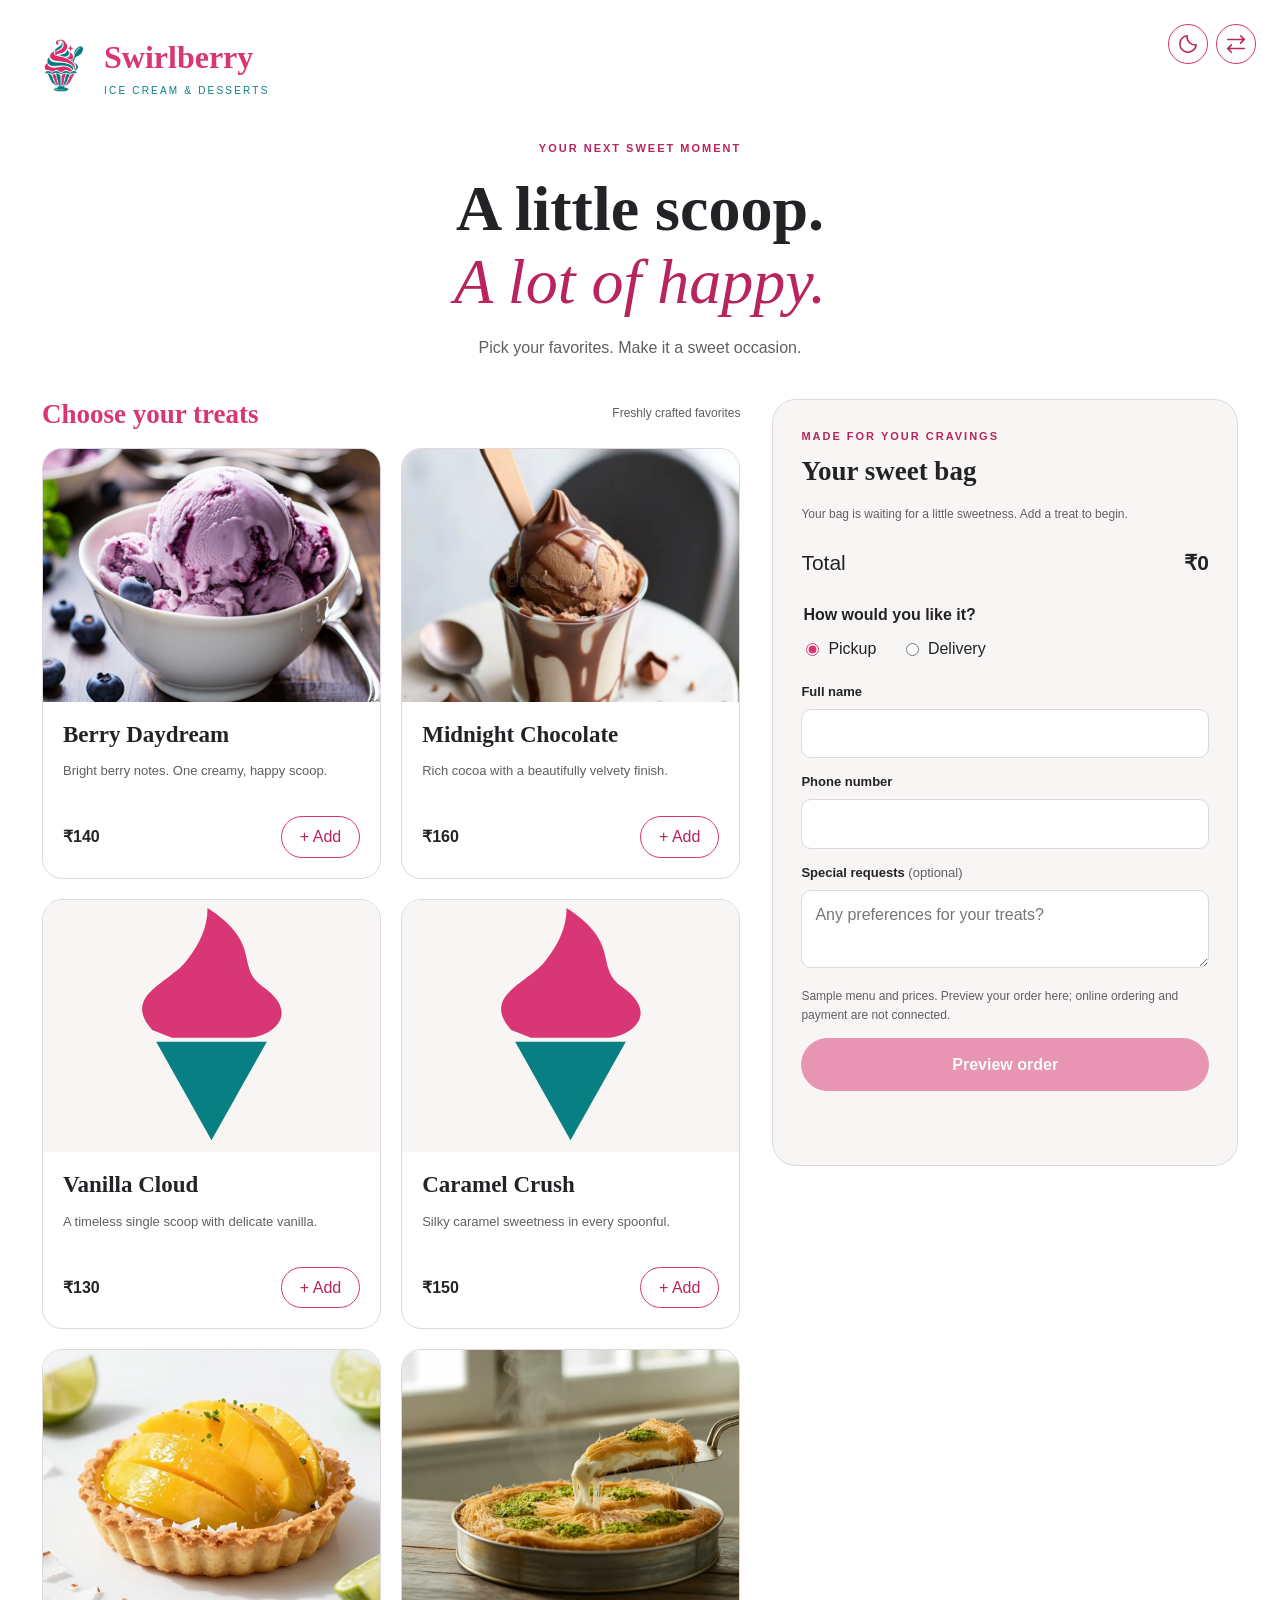
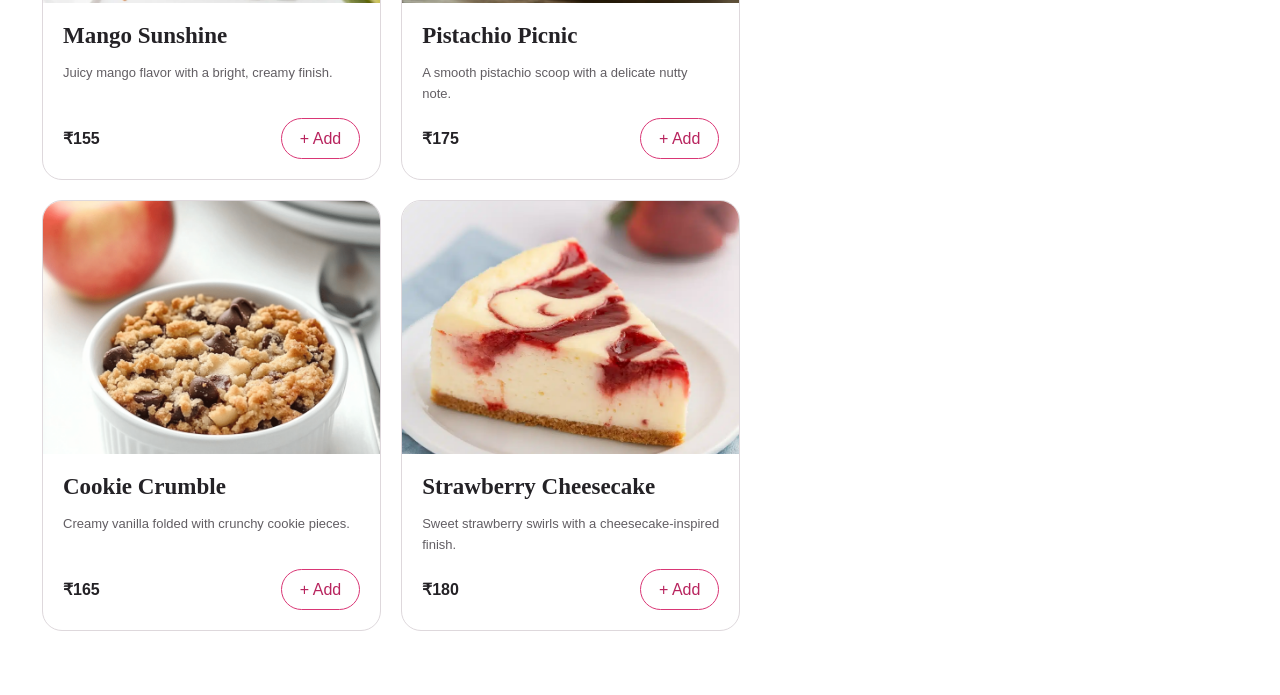
<file: order.html>
<!DOCTYPE html>
<html lang="en" dir="ltr" data-theme="light">

<head>
    <meta charset="UTF-8">
    <meta name="viewport" content="width=device-width, initial-scale=1">

    <title>Order Now | Swirlberry</title>

    <link rel="stylesheet" href="order.css">
    <link rel="stylesheet" href="hover-effects.css">
    <script src="order.js" defer></script>
</head>

<body>
    <!-- TOP-RIGHT CONTROLS -->
    <div class="utilities" aria-label="Display settings">
        <button class="utility" id="themeToggle" type="button" aria-label="Switch to dark mode"
            title="Switch to dark mode" hidden>
            <svg class="icon" viewBox="0 0 24 24" fill="none" stroke="currentColor" stroke-width="1.7"
                stroke-linecap="round" stroke-linejoin="round" aria-hidden="true">
                <path d="M21 13A9 9 0 0 1 11 3a9 9 0 1 0 10 10Z" />
            </svg>
        </button>

        <button class="utility" id="directionToggle" type="button"
            aria-label="Switch to right-to-left layout" title="Switch to right-to-left layout" hidden>
            <svg class="icon" viewBox="0 0 24 24" fill="none" stroke="currentColor" stroke-width="1.7"
                stroke-linecap="round" stroke-linejoin="round" aria-hidden="true">
                <path d="M3 7h18m-4-4 4 4-4 4M21 17H3m4-4-4 4 4 4" />
            </svg>
        </button>
    </div>

    <main id="main">
        <div class="order-top">
            <a class="brand" href="index.html" aria-label="Swirlberry home">
                <img id="brandLogo" src="swirlberry-logo.png" alt="" width="62" height="62">

                <span>
                    Swirlberry
                    <small>ICE CREAM &amp; DESSERTS</small>
                </span>
            </a>

        </div>

        <div class="intro">
            <p class="eyebrow">YOUR NEXT SWEET MOMENT</p>

            <h1>
                A little scoop.<br>
                <em>A lot of happy.</em>
            </h1>

            <p>Pick your favorites. Make it a sweet occasion.</p>
        </div>

        <div class="layout">
            <section class="catalog" aria-labelledby="menuTitle">
                <div class="section-title">
                    <h2 id="menuTitle">Choose your treats</h2>
                    <span>Freshly crafted favorites</span>
                </div>

                <div id="products" class="products"></div>

                <noscript>
                    Please enable JavaScript to build your order.
                </noscript>
            </section>

            <aside class="panel" aria-labelledby="bagTitle">
                <p class="eyebrow">MADE FOR YOUR CRAVINGS</p>

                <h2 id="bagTitle">Your sweet bag</h2>

                <div id="cart"></div>

                <div class="total">
                    <span>Total</span>
                    <strong id="total" aria-live="polite">₹0</strong>
                </div>

                <form id="orderForm">
                    <fieldset>
                        <legend>How would you like it?</legend>

                        <label class="radio">
                            <input type="radio" name="fulfilment" value="pickup" checked>
                            Pickup
                        </label>

                        <label class="radio">
                            <input type="radio" name="fulfilment" value="delivery">
                            Delivery
                        </label>
                    </fieldset>

                    <label for="name">Full name</label>
                    <input id="name" name="name" autocomplete="name" maxlength="80" required>

                    <label for="phone">Phone number</label>
                    <input id="phone" name="phone" type="tel" autocomplete="tel" pattern="[\d\x20\x28\x29\x2B\x2D]{7,20}"
                        maxlength="20" required>

                    <div id="addressGroup" hidden>
                        <label for="address">Delivery address</label>

                        <textarea id="address" name="address" autocomplete="street-address" maxlength="400"
                            disabled></textarea>
                    </div>

                    <label for="notes">
                        Special requests <span>(optional)</span>
                    </label>

                    <textarea id="notes" name="notes" maxlength="400"
                        placeholder="Any preferences for your treats?"></textarea>

                    <p class="note">
                        Sample menu and prices. Preview your order here;
                        online ordering and payment are not connected.
                    </p>

                    <button class="primary" id="reviewButton" type="submit" disabled>
                        Preview order
                    </button>

                    <p id="message" role="status"></p>
                </form>
            </aside>
        </div>

        <dialog id="reviewDialog" aria-labelledby="reviewTitle">
            <h2 id="reviewTitle">Your order preview</h2>

            <p id="reviewText"></p>

            <p class="note">
                This preview has not been sent to Swirlberry.
                No payment has been taken.
            </p>

            <button id="closeDialog" class="primary" type="button">
                Continue editing
            </button>
        </dialog>
    </main>

</body>

</html>
</file>
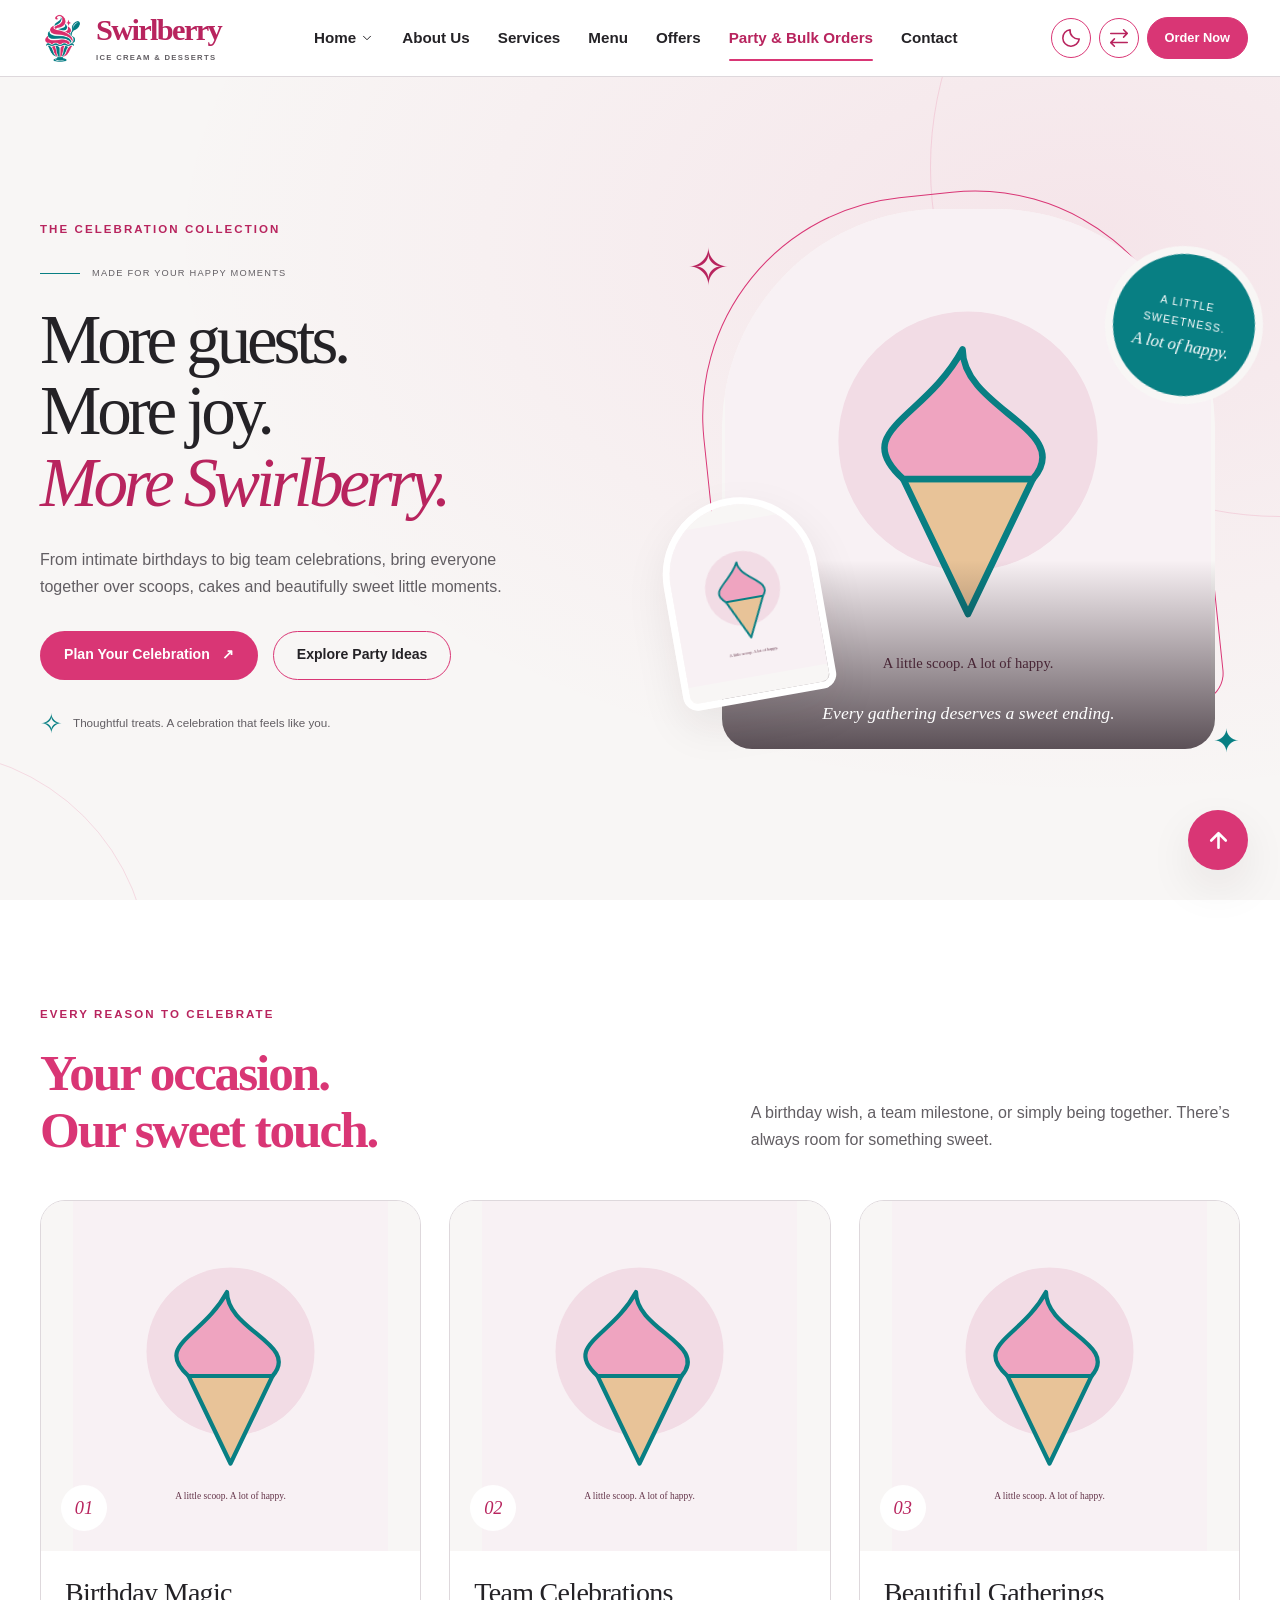
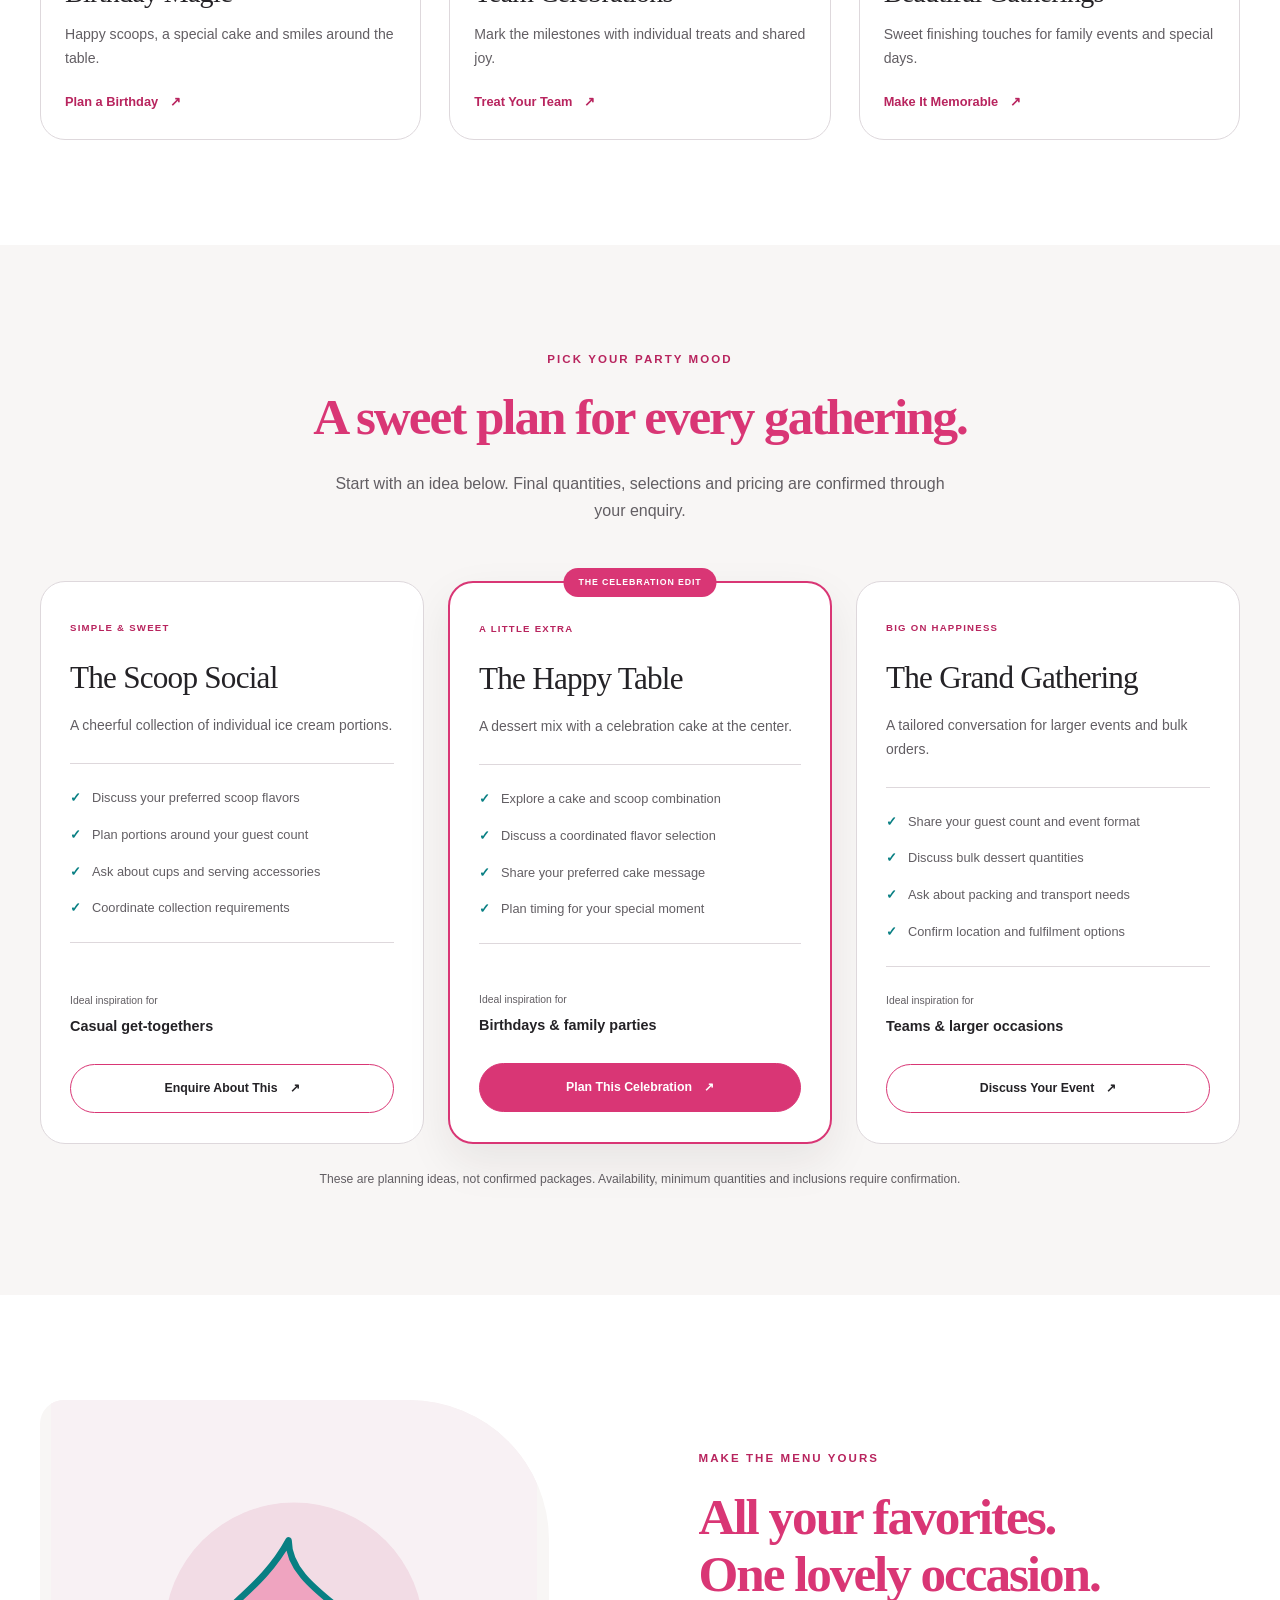
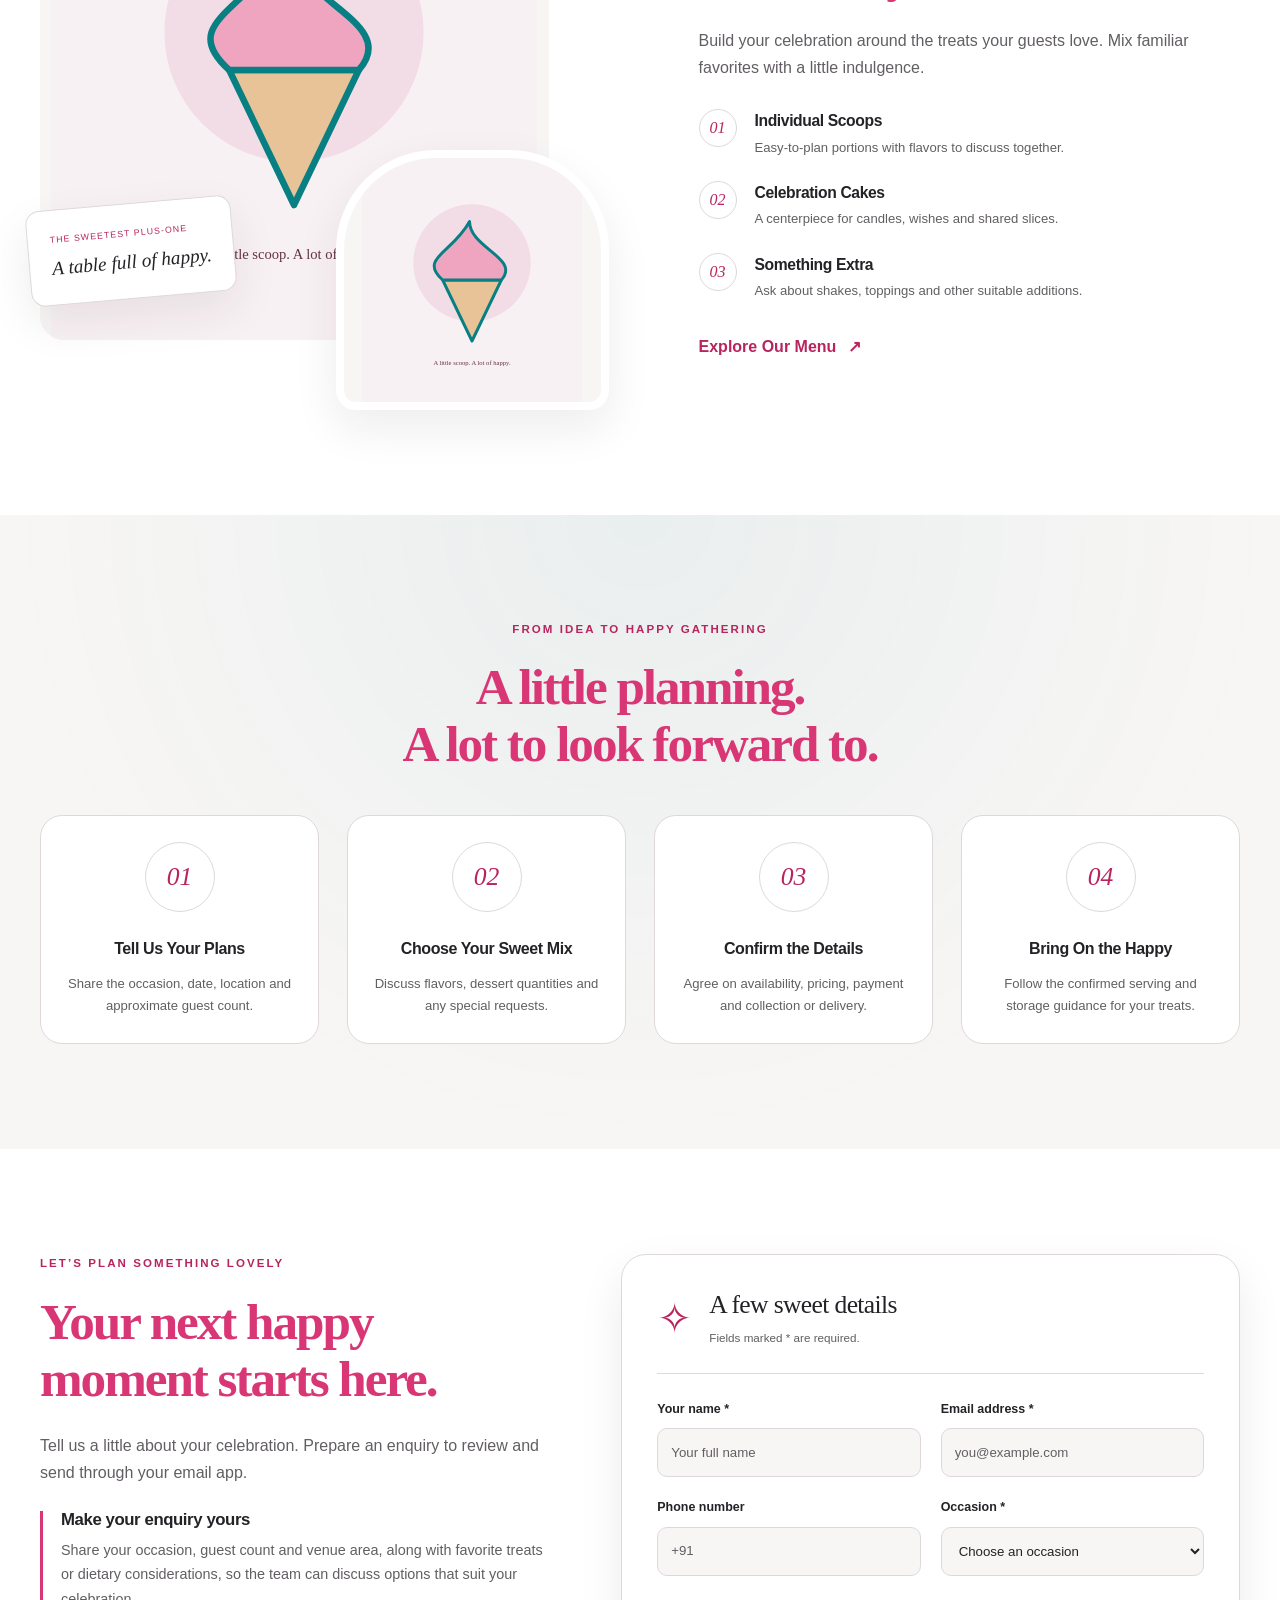
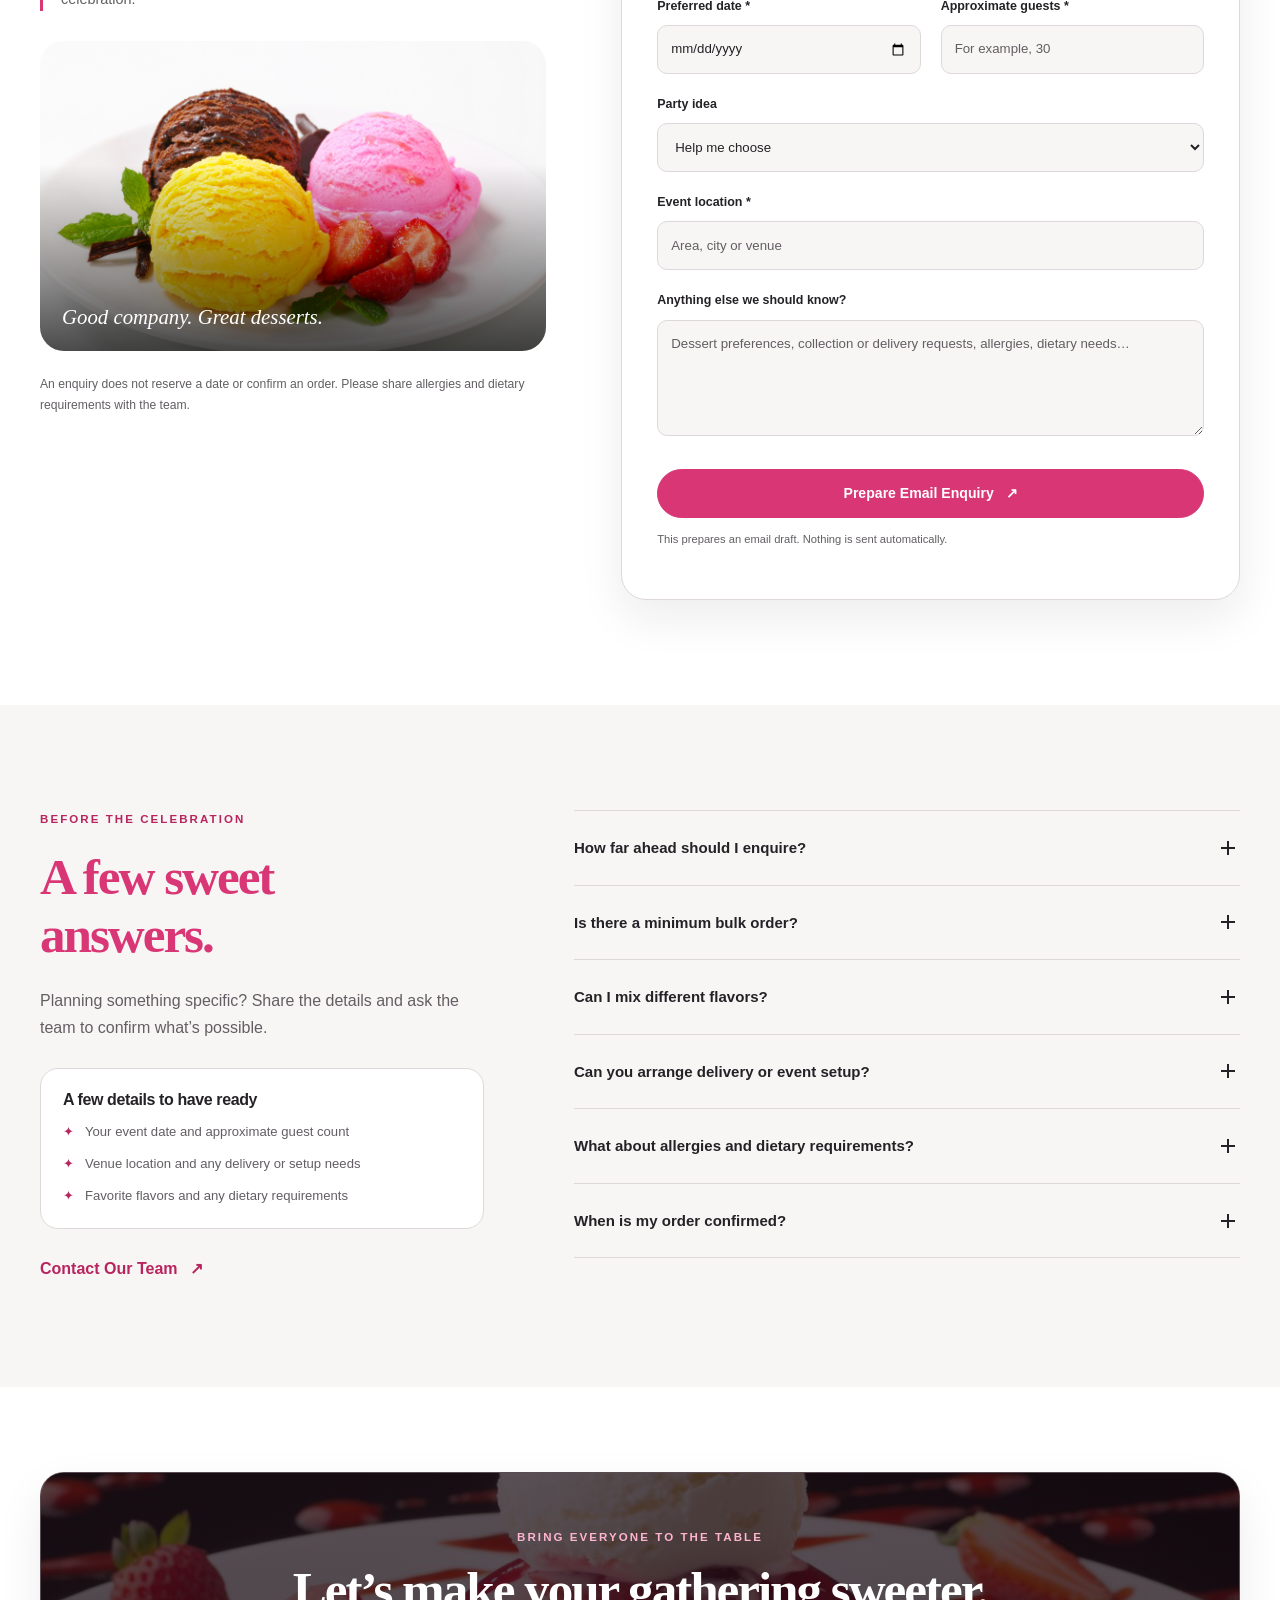
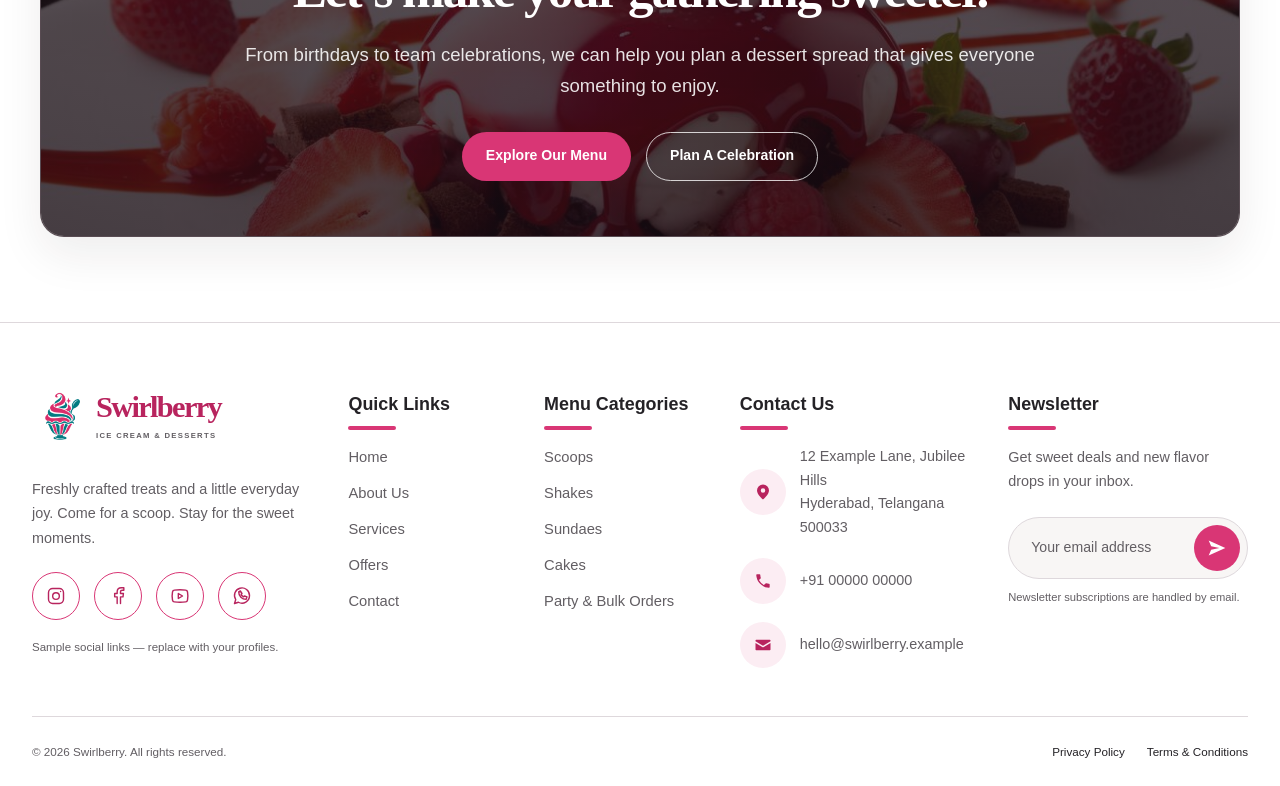
<file: party-orders.html>
<!DOCTYPE html>
<html lang="en" dir="ltr" data-theme="light">

<head>
  <meta charset="UTF-8">
  <meta name="viewport" content="width=device-width, initial-scale=1">

  <title>Party &amp; Bulk Orders | Swirlberry</title>
  <meta name="description"
    content="Plan a sweeter celebration with Swirlberry party desserts, celebration cakes and bulk ice cream orders.">
  <meta name="theme-color" content="#D93675">

  <link rel="icon" type="image/png" href="swirlberry-logo.png">
  <link rel="preconnect" href="https://images.unsplash.com">

  <link href="https://cdn.jsdelivr.net/npm/bootstrap@5.3.3/dist/css/bootstrap.min.css" rel="stylesheet">

  <link rel="stylesheet" href="party-orders.css">
  <link rel="stylesheet" href="site-chrome.css">
  <link rel="stylesheet" href="hover-effects.css">
  <script src="party-orders.js" defer></script>
</head>

<body>
  <a class="skip-link" href="#main">Skip to content</a>

  <!-- SAME HEADER LAYOUT -->
  <header class="site-header">
    <div class="header-inner">

      <a class="brand" href="index.html" aria-label="Swirlberry home">
        <img class="logo" src="swirlberry-logo.png" alt="">
        <span>
          Swirlberry
          <small>ICE CREAM &amp; DESSERTS</small>
        </span>
      </a>

      <button class="utility mobile-toggle" id="mobileToggle" type="button" aria-expanded="false"
        aria-controls="navigation" aria-label="Open navigation" hidden>
        <svg class="icon" viewBox="0 0 24 24" fill="none" stroke="currentColor" stroke-width="1.7"
          stroke-linecap="round" stroke-linejoin="round" aria-hidden="true">
          <path d="M3 6h18M3 12h18M3 18h18" />
        </svg>
      </button>

      <nav id="navigation" aria-label="Main navigation">
        <ul class="nav-list">
          <li class="home-group">
            <details id="homeDropdown">
              <summary>
                Home
                <svg class="icon" viewBox="0 0 24 24" fill="none" stroke="currentColor" stroke-width="1.7"
                  stroke-linecap="round" stroke-linejoin="round" aria-hidden="true">
                  <path d="m6 9 6 6 6-6" />
                </svg>
              </summary>
              <ul class="dropdown">
                <li><a href="index.html">Home 1 – Classic</a></li>
                <li><a href="home2.html">Home 2 – Premium</a></li>
              </ul>
            </details>
          </li>

          <li><a href="about.html">About Us</a></li>
          <li><a href="services.html">Services</a></li>
          <li><a href="menu.html">Menu</a></li>
          <li><a href="offers.html">Offers</a></li>
          <li>
            <a class="active" href="party-orders.html" aria-current="page">
              Party &amp; Bulk Orders
            </a>
          </li>
          <li><a href="contact.html">Contact</a></li>
        </ul>
      </nav>

      <div class="header-actions">
        <button class="utility" id="themeToggle" type="button" aria-label="Switch to dark mode"
          title="Switch to dark mode" hidden>
          <svg class="icon" viewBox="0 0 24 24" fill="none" stroke="currentColor" stroke-width="1.7"
            stroke-linecap="round" stroke-linejoin="round" aria-hidden="true">
            <path d="M21 13A9 9 0 0 1 11 3a9 9 0 1 0 10 10Z" />
          </svg>
        </button>

        <button class="utility" id="directionToggle" type="button" aria-label="Switch to right-to-left layout"
          title="Switch to right-to-left layout" hidden>
          <svg class="icon" viewBox="0 0 24 24" fill="none" stroke="currentColor" stroke-width="1.7"
            stroke-linecap="round" stroke-linejoin="round" aria-hidden="true">
            <path d="M3 7h18m-4-4 4 4-4 4M21 17H3m4-4-4 4 4 4" />
          </svg>
        </button>

        <a class="button button-primary order-button" href="order.html">
          Order Now
        </a>
      </div>
    </div>
  </header>

  <main id="main">

    <!-- 1. PREMIUM FULL-SCREEN HERO -->
    <section class="party-hero" aria-labelledby="heroTitle">
      <div class="hero-orbit orbit-one" aria-hidden="true"></div>
      <div class="hero-orbit orbit-two" aria-hidden="true"></div>

      <div class="container party-hero-grid">
        <div class="party-hero-copy">
          <p class="eyebrow">
            THE CELEBRATION COLLECTION
          </p>

          <div class="hero-mini-line" aria-hidden="true">
            <span></span> MADE FOR YOUR HAPPY MOMENTS
          </div>

          <h1 id="heroTitle">
            More guests.<br>
            More joy.<br>
            <em>More Swirlberry.</em>
          </h1>

          <p class="hero-description">
            From intimate birthdays to big team celebrations,
            bring everyone together over scoops, cakes and
            beautifully sweet little moments.
          </p>

          <div class="button-row">
            <a class="button button-primary" href="#enquiry">
              Plan Your Celebration <span aria-hidden="true">↗</span>
            </a>
            <a class="button button-outline" href="#packages">
              Explore Party Ideas
            </a>
          </div>

          <div class="hero-footnote">
            <span class="tiny-star" aria-hidden="true">✧</span>
            Thoughtful treats. A celebration that feels like you.
          </div>
        </div>

        <div class="hero-composition">
          <span class="hero-frame" aria-hidden="true"></span>

          <div class="hero-main-photo">
            <img
              src="https://static.vecteezy.com/system/resources/thumbnails/040/667/296/small_2x/ai-generated-fresh-fruit-dessert-raspberry-strawberry-blueberry-mint-leaf-whipped-cream-generated-by-ai-free-photo.jpg"
              alt="A festive celebration setting with colorful party decorations" width="1200" height="1500"
              fetchpriority="high" loading="eager">
            <span class="hero-photo-caption">
              Every gathering deserves a sweet ending.
            </span>
          </div>

          <div class="hero-small-photo">
            <img
              src="https://images.unsplash.com/photo-1486427944299-d1955d23e34d?auto=format&amp;fit=crop&amp;w=650&amp;q=85"
              alt="Decorated cupcakes ready for a celebration" width="650" height="750" loading="eager">
          </div>

          <div class="celebration-seal" aria-hidden="true">
            A LITTLE<br>
            SWEETNESS.<br>
            <span>A lot of happy.</span>
          </div>

          <span class="floating-spark spark-one" aria-hidden="true">✧</span>
          <span class="floating-spark spark-two" aria-hidden="true">✦</span>
        </div>
      </div>

    </section>

    <!-- 2. OCCASIONS -->
    <section class="section" id="occasions" aria-labelledby="occasionsTitle">
      <div class="container">
        <div class="section-heading heading-row reveal">
          <div>
            <p class="eyebrow">Every reason to celebrate</p>
            <h2 id="occasionsTitle">
              Your occasion.<br><em>Our sweet touch.</em>
            </h2>
          </div>
          <p>
            A birthday wish, a team milestone, or simply being together.
            There’s always room for something sweet.
          </p>
        </div>

        <div class="occasion-grid">
          <article class="occasion-card reveal">
            <div class="occasion-image">
              <img
                src="https://images.unsplash.com/photo-1464349095431-e9a21285b5f3?auto=format&amp;fit=crop&amp;w=900&amp;q=85"
                alt="A birthday cake decorated for a special celebration" width="900" height="1100" loading="lazy">
              <span aria-hidden="true">01</span>
            </div>
            <div class="occasion-copy">
              <h3>Birthday Magic</h3>
              <p>Happy scoops, a special cake and smiles around the table.</p>
              <a class="text-link" href="#enquiry" data-occasion="Birthday">
                Plan a Birthday <span aria-hidden="true">↗</span>
              </a>
            </div>
          </article>

          <article class="occasion-card reveal">
            <div class="occasion-image">
              <img
                src="https://images.unsplash.com/photo-1511795409834-ef04bbd61622?auto=format&amp;fit=crop&amp;w=900&amp;q=85"
                alt="An elegantly arranged event space for a group gathering" width="900" height="1100" loading="lazy">
              <span aria-hidden="true">02</span>
            </div>
            <div class="occasion-copy">
              <h3>Team Celebrations</h3>
              <p>Mark the milestones with individual treats and shared joy.</p>
              <a class="text-link" href="#enquiry" data-occasion="Corporate event">
                Treat Your Team <span aria-hidden="true">↗</span>
              </a>
            </div>
          </article>

          <article class="occasion-card reveal">
            <div class="occasion-image">
              <img
                src="https://images.unsplash.com/photo-1519225421980-715cb0215aed?auto=format&amp;fit=crop&amp;w=900&amp;q=85"
                alt="An elegant celebration table arranged for a special occasion" width="900" height="1100"
                loading="lazy">
              <span aria-hidden="true">03</span>
            </div>
            <div class="occasion-copy">
              <h3>Beautiful Gatherings</h3>
              <p>Sweet finishing touches for family events and special days.</p>
              <a class="text-link" href="#enquiry" data-occasion="Family celebration">
                Make It Memorable <span aria-hidden="true">↗</span>
              </a>
            </div>
          </article>
        </div>
      </div>
    </section>

    <!-- 3. PARTY & BULK OPTIONS -->
    <section class="section tinted" id="packages" aria-labelledby="packagesTitle">
      <div class="container">
        <div class="section-heading centered reveal">
          <p class="eyebrow">Pick your party mood</p>
          <h2 id="packagesTitle">A sweet plan for <em>every gathering.</em></h2>
          <p>
            Start with an idea below. Final quantities, selections
            and pricing are confirmed through your enquiry.
          </p>
        </div>

        <div class="package-grid">
          <article class="package-card reveal">
            <span class="package-number">SIMPLE &amp; SWEET</span>
            <h3>The Scoop Social</h3>
            <p>A cheerful collection of individual ice cream portions.</p>

            <ul class="package-list">
              <li>Discuss your preferred scoop flavors</li>
              <li>Plan portions around your guest count</li>
              <li>Ask about cups and serving accessories</li>
              <li>Coordinate collection requirements</li>
            </ul>

            <div class="package-bottom">
              <span>Ideal inspiration for</span>
              <strong>Casual get-togethers</strong>
              <a class="button button-outline" href="#enquiry" data-package="The Scoop Social">
                Enquire About This <span aria-hidden="true">↗</span>
              </a>
            </div>
          </article>

          <article class="package-card featured reveal">
            <span class="package-ribbon">THE CELEBRATION EDIT</span>
            <span class="package-number">A LITTLE EXTRA</span>
            <h3>The Happy Table</h3>
            <p>A dessert mix with a celebration cake at the center.</p>

            <ul class="package-list">
              <li>Explore a cake and scoop combination</li>
              <li>Discuss a coordinated flavor selection</li>
              <li>Share your preferred cake message</li>
              <li>Plan timing for your special moment</li>
            </ul>

            <div class="package-bottom">
              <span>Ideal inspiration for</span>
              <strong>Birthdays &amp; family parties</strong>
              <a class="button button-primary" href="#enquiry" data-package="The Happy Table">
                Plan This Celebration <span aria-hidden="true">↗</span>
              </a>
            </div>
          </article>

          <article class="package-card reveal">
            <span class="package-number">BIG ON HAPPINESS</span>
            <h3>The Grand Gathering</h3>
            <p>A tailored conversation for larger events and bulk orders.</p>

            <ul class="package-list">
              <li>Share your guest count and event format</li>
              <li>Discuss bulk dessert quantities</li>
              <li>Ask about packing and transport needs</li>
              <li>Confirm location and fulfilment options</li>
            </ul>

            <div class="package-bottom">
              <span>Ideal inspiration for</span>
              <strong>Teams &amp; larger occasions</strong>
              <a class="button button-outline" href="#enquiry" data-package="The Grand Gathering">
                Discuss Your Event <span aria-hidden="true">↗</span>
              </a>
            </div>
          </article>
        </div>

        <p class="small-note package-note">
          These are planning ideas, not confirmed packages.
          Availability, minimum quantities and inclusions require confirmation.
        </p>
      </div>
    </section>

    <!-- 4. DESSERT SPREAD -->
    <section class="section" aria-labelledby="spreadTitle">
      <div class="container spread-grid">
        <div class="spread-collage reveal">
          <img class="spread-main"
            src="https://images.unsplash.com/photo-1488477181946-6428a0291777?auto=format&amp;fit=crop&amp;w=1100&amp;q=85"
            alt="A beautifully presented creamy dessert with fruit" width="1100" height="1300" loading="lazy">
          <img class="spread-inset"
            src="https://images.unsplash.com/photo-1484723091739-30a097e8f929?auto=format&amp;fit=crop&amp;w=750&amp;q=85"
            alt="Sweet treats topped with fresh fruit" width="750" height="850" loading="lazy">
          <div class="spread-label">
            <span>THE SWEETEST PLUS-ONE</span>
            <strong>A table full of happy.</strong>
          </div>
        </div>

        <div class="spread-copy reveal">
          <p class="eyebrow">Make the menu yours</p>
          <h2 id="spreadTitle">
            All your favorites.<br><em>One lovely occasion.</em>
          </h2>
          <p>
            Build your celebration around the treats your guests love.
            Mix familiar favorites with a little indulgence.
          </p>

          <div class="dessert-list">
            <article>
              <span aria-hidden="true">01</span>
              <div>
                <h3>Individual Scoops</h3>
                <p>Easy-to-plan portions with flavors to discuss together.</p>
              </div>
            </article>
            <article>
              <span aria-hidden="true">02</span>
              <div>
                <h3>Celebration Cakes</h3>
                <p>A centerpiece for candles, wishes and shared slices.</p>
              </div>
            </article>
            <article>
              <span aria-hidden="true">03</span>
              <div>
                <h3>Something Extra</h3>
                <p>Ask about shakes, toppings and other suitable additions.</p>
              </div>
            </article>
          </div>

          <a class="text-link" href="menu.html">
            Explore Our Menu <span aria-hidden="true">↗</span>
          </a>
        </div>
      </div>
    </section>

    <!-- 5. HOW IT WORKS -->
    <section class="section process-section" aria-labelledby="processTitle">
      <div class="container">
        <div class="section-heading centered reveal">
          <p class="eyebrow">From idea to happy gathering</p>
          <h2 id="processTitle">A little planning.<br><em>A lot to look forward to.</em></h2>
        </div>

        <ol class="process-grid">
          <li class="process-card reveal">
            <span class="step-number">01</span>
            <h3>Tell Us Your Plans</h3>
            <p>Share the occasion, date, location and approximate guest count.</p>
          </li>
          <li class="process-card reveal">
            <span class="step-number">02</span>
            <h3>Choose Your Sweet Mix</h3>
            <p>Discuss flavors, dessert quantities and any special requests.</p>
          </li>
          <li class="process-card reveal">
            <span class="step-number">03</span>
            <h3>Confirm the Details</h3>
            <p>Agree on availability, pricing, payment and collection or delivery.</p>
          </li>
          <li class="process-card reveal">
            <span class="step-number">04</span>
            <h3>Bring On the Happy</h3>
            <p>Follow the confirmed serving and storage guidance for your treats.</p>
          </li>
        </ol>
      </div>
    </section>

    <!-- 6. ENQUIRY BUILDER -->
    <section class="section" id="enquiry" aria-labelledby="enquiryTitle">
      <div class="container enquiry-grid">

        <div class="enquiry-intro reveal">
          <p class="eyebrow">Let’s plan something lovely</p>
          <h2 id="enquiryTitle">
            Your next happy<br>moment <em>starts here.</em>
          </h2>
          <p>
            Tell us a little about your celebration.
            Prepare an enquiry to review and send through your email app.
          </p>

          <div class="enquiry-guidance">
            <h3>Make your enquiry yours</h3>
            <p>
              Share your occasion, guest count and venue area, along with
              favorite treats or dietary considerations, so the team can
              discuss options that suit your celebration.
            </p>
          </div>

          <div class="enquiry-photo">
            <img
              src="partyimg.jpg"
              alt="A warmly lit festive gathering" width="1000" height="700" loading="lazy">
            <span>Good company. Great desserts.</span>
          </div>

          <p class="small-note">
            An enquiry does not reserve a date or confirm an order.
            Please share allergies and dietary requirements with the team.
          </p>
        </div>

        <form class="enquiry-form reveal" id="partyForm">
          <div class="form-heading">
            <span aria-hidden="true">✧</span>
            <div>
              <h3>A few sweet details</h3>
              <p>Fields marked * are required.</p>
            </div>
          </div>

          <div class="form-grid">
            <div class="field">
              <label for="customerName">Your name *</label>
              <input id="customerName" name="customerName" autocomplete="name" maxlength="100"
                placeholder="Your full name" required>
            </div>

            <div class="field">
              <label for="customerEmail">Email address *</label>
              <input id="customerEmail" name="customerEmail" type="email" autocomplete="email" maxlength="150"
                placeholder="you@example.com" required>
            </div>

            <div class="field">
              <label for="customerPhone">Phone number</label>
              <input id="customerPhone" name="customerPhone" type="tel" autocomplete="tel" maxlength="30"
                placeholder="+91">
            </div>

            <div class="field">
              <label for="occasion">Occasion *</label>
              <select id="occasion" name="occasion" required>
                <option value="">Choose an occasion</option>
                <option>Birthday</option>
                <option>Corporate event</option>
                <option>Family celebration</option>
                <option>Wedding or engagement</option>
                <option>Other gathering</option>
              </select>
            </div>

            <div class="field">
              <label for="eventDate">Preferred date *</label>
              <input id="eventDate" name="eventDate" type="date" required>
            </div>

            <div class="field">
              <label for="guestCount">Approximate guests *</label>
              <input id="guestCount" name="guestCount" type="number" min="1" max="100000" step="1"
                placeholder="For example, 30" required>
            </div>

            <div class="field full-field">
              <label for="partyIdea">Party idea</label>
              <select id="partyIdea" name="partyIdea">
                <option value="">Help me choose</option>
                <option>The Scoop Social</option>
                <option>The Happy Table</option>
                <option>The Grand Gathering</option>
              </select>
            </div>

            <div class="field full-field">
              <label for="eventLocation">Event location *</label>
              <input id="eventLocation" name="eventLocation" autocomplete="off" maxlength="250"
                placeholder="Area, city or venue" required>
            </div>

            <div class="field full-field">
              <label for="eventNotes">Anything else we should know?</label>
              <textarea id="eventNotes" name="eventNotes" rows="4" maxlength="1200"
                placeholder="Dessert preferences, collection or delivery requests, allergies, dietary needs…"></textarea>
            </div>
          </div>

          <button class="button button-primary prepare-button" id="prepareButton" type="submit" hidden>
            Prepare Email Enquiry <span aria-hidden="true">↗</span>
          </button>

          <noscript>
            <p>
              Please enable JavaScript to prepare an enquiry, or use
              the contact details below.
            </p>
          </noscript>

          <p class="form-note">
            This prepares an email draft. Nothing is sent automatically.
          </p>

          <div class="enquiry-preview" id="enquiryPreview" hidden>
            <h4>Review your enquiry</h4>
            <pre id="enquiryText"></pre>
            <a class="button button-outline" id="emailLink">
              Open Email Draft <span aria-hidden="true">↗</span>
            </a>
            <p class="form-note" id="emailSetupNote"></p>
          </div>

          <p class="form-status" id="formStatus" role="status" aria-live="polite"></p>
        </form>
      </div>
    </section>

    <!-- 7. FAQ -->
    <section class="section tinted" aria-labelledby="faqTitle">
      <div class="container faq-grid">
        <div class="reveal">
          <p class="eyebrow">Before the celebration</p>
          <h2 id="faqTitle">A few sweet<br><em>answers.</em></h2>
          <p>
            Planning something specific? Share the details and
            ask the team to confirm what’s possible.
          </p>
          <div class="faq-prep">
            <h3>A few details to have ready</h3>
            <ul>
              <li>Your event date and approximate guest count</li>
              <li>Venue location and any delivery or setup needs</li>
              <li>Favorite flavors and any dietary requirements</li>
            </ul>
          </div>
          <a class="text-link" href="contact.html">
            Contact Our Team <span aria-hidden="true">↗</span>
          </a>
        </div>

        <div class="faq-list reveal">
          <details>
            <summary>
              How far ahead should I enquire?
              <span class="faq-plus" aria-hidden="true"></span>
            </summary>
            <p>
              Enquire as early as possible, especially for large orders,
              custom cakes or busy dates. The required lead time depends
              on your order and must be confirmed by the team.
            </p>
          </details>

          <details>
            <summary>
              Is there a minimum bulk order?
              <span class="faq-plus" aria-hidden="true"></span>
            </summary>
            <p>
              Minimum quantities can vary by dessert and preparation
              requirements. Share your guest count so the team can
              confirm suitable options.
            </p>
          </details>

          <details>
            <summary>
              Can I mix different flavors?
              <span class="faq-plus" aria-hidden="true"></span>
            </summary>
            <p>
              Include your preferred flavors in your enquiry.
              Available combinations depend on the selected products,
              quantities and availability.
            </p>
          </details>

          <details>
            <summary>
              Can you arrange delivery or event setup?
              <span class="faq-plus" aria-hidden="true"></span>
            </summary>
            <p>
              Share your venue and timing requirements. Delivery,
              service areas, charges and any setup arrangements
              need individual confirmation.
            </p>
          </details>

          <details>
            <summary>
              What about allergies and dietary requirements?
              <span class="faq-plus" aria-hidden="true"></span>
            </summary>
            <p>
              Tell the team about all allergies and dietary needs before
              ordering. Ask about ingredients and cross-contact;
              suitability cannot be assumed.
            </p>
          </details>

          <details>
            <summary>
              When is my order confirmed?
              <span class="faq-plus" aria-hidden="true"></span>
            </summary>
            <p>
              Your enquiry is a starting point. An order is confirmed
              only after the team agrees to the details and you
              complete the stated confirmation requirements.
            </p>
          </details>
        </div>
      </div>
    </section>

    <!-- 8. SAME FINAL CTA LAYOUT -->
    <section class="final-section" aria-labelledby="finalTitle">
      <div class="container">
        <div class="final-panel final-panel-centered reveal">
          <div class="final-panel-content">
            <p class="eyebrow">Bring everyone to the table</p>
            <h2 id="finalTitle">Let’s make your gathering sweeter.</h2>
            <p>
              From birthdays to team celebrations, we can help you plan a
              dessert spread that gives everyone something to enjoy.
            </p>
            <div class="button-row">
              <a class="button button-primary" href="menu.html">
                Explore Our Menu
              </a>
              <a class="button button-outline" href="#enquiry">
                Plan A Celebration
              </a>
            </div>
          </div>
        </div>
      </div>
    </section>

  </main>

  <!-- SAME FOOTER LAYOUT -->
  <footer class="site-footer">
    <div class="container">
      <div class="footer-grid">

        <div class="footer-brand">
          <a class="brand" href="index.html" aria-label="Swirlberry home">
            <img class="logo" src="swirlberry-logo.png" alt="">

            <span>
              Swirlberry
              <small>ICE CREAM &amp; DESSERTS</small>
            </span>
          </a>

          <p>
            Freshly crafted treats and a little everyday joy.
            Come for a scoop. Stay for the sweet moments.
          </p>

          <!-- Replace these four sample URLs with your real profiles. -->
          <div class="socials" aria-label="Social links">
            <a href="https://example.com/replace-instagram" aria-label="Instagram — replace sample profile URL"
              title="Sample Instagram link">
              <svg class="icon" viewBox="0 0 24 24" fill="none" stroke="currentColor" stroke-width="1.7"
                stroke-linecap="round" stroke-linejoin="round" aria-hidden="true">
                <rect x="3" y="3" width="18" height="18" rx="5" />
                <circle cx="12" cy="12" r="4" />
                <path d="M17.5 6.5h.01" />
              </svg>
            </a>

            <a href="https://example.com/replace-facebook" aria-label="Facebook — replace sample profile URL"
              title="Sample Facebook link">
              <svg class="icon" viewBox="0 0 24 24" fill="none" stroke="currentColor" stroke-width="1.7"
                stroke-linecap="round" stroke-linejoin="round" aria-hidden="true">
                <path d="M15 21v-8h3l.5-4H15V7c0-1 .5-2 2-2h2V2h-3c-4 0-5 2-5 5v2H8v4h3v8" />
              </svg>
            </a>

            <a href="https://example.com/replace-youtube" aria-label="YouTube — replace sample profile URL"
              title="Sample YouTube link">
              <svg class="icon" viewBox="0 0 24 24" fill="none" stroke="currentColor" stroke-width="1.7"
                stroke-linecap="round" stroke-linejoin="round" aria-hidden="true">
                <path
                  d="M21 7c-.2-1-1-2-2-2a54 54 0 0 0-14 0C4 5 3.2 6 3 7a28 28 0 0 0 0 10c.2 1 1 2 2 2a54 54 0 0 0 14 0c1 0 1.8-1 2-2a28 28 0 0 0 0-10Z" />
                <path d="m10 9 5 3-5 3Z" />
              </svg>
            </a>

            <a href="https://example.com/replace-whatsapp" aria-label="WhatsApp — replace sample profile URL"
              title="Sample WhatsApp link">
              <svg class="icon" viewBox="0 0 24 24" fill="none" stroke="currentColor" stroke-width="1.7"
                stroke-linecap="round" stroke-linejoin="round" aria-hidden="true">
                <path d="M21 11.5a9 9 0 0 1-13.3 8L3 21l1.5-4.7A9 9 0 1 1 21 11.5Z" />
                <path d="M8 7c0 5 4 9 9 9l1-3-3-1-1 1c-2-1-3-2-3-3l1-1-2-3Z" />
              </svg>
            </a>
          </div>

          <small>Sample social links — replace with your profiles.</small>
        </div>

        <div>
          <h2>Quick Links</h2>
          <ul>
            <li><a href="index.html">Home</a></li>
            <li><a href="about.html">About Us</a></li>
            <li><a href="services.html">Services</a></li>
            <li><a href="offers.html">Offers</a></li>
            <li><a href="contact.html">Contact</a></li>
          </ul>
        </div>

        <div>
          <h2>Menu Categories</h2>
          <ul>
            <li><a href="menu.html#scoops">Scoops</a></li>
            <li><a href="menu.html#shakes">Shakes</a></li>
            <li><a href="menu.html#sundaes">Sundaes</a></li>
            <li><a href="menu.html#cakes">Cakes</a></li>
            <li><a href="party-orders.html">Party &amp; Bulk Orders</a></li>
          </ul>
        </div>

        <div>
          <h2>Contact Us</h2>
          <div class="footer-contact-list">
            <address class="footer-contact-item">
              <span class="contact-icon" aria-hidden="true">
                <svg class="icon" viewBox="0 0 24 24" fill="currentColor">
                  <path
                    d="M12 2a8 8 0 0 0-8 8c0 5.5 8 12 8 12s8-6.5 8-12a8 8 0 0 0-8-8Zm0 11a3 3 0 1 1 0-6 3 3 0 0 1 0 6Z" />
                </svg>
              </span>
              <span>12 Example Lane, Jubilee Hills<br>Hyderabad, Telangana 500033</span>
            </address>

            <div class="footer-contact-item">
              <span class="contact-icon" aria-hidden="true">
                <svg class="icon" viewBox="0 0 24 24" fill="currentColor">
                  <path
                    d="M6.6 10.8a15.5 15.5 0 0 0 6.6 6.6l2.2-2.2a1 1 0 0 1 1-.2 11.4 11.4 0 0 0 3.5.6 1 1 0 0 1 1 1V20a1 1 0 0 1-1 1A17.9 17.9 0 0 1 3 4a1 1 0 0 1 1-1h3.4a1 1 0 0 1 1 1 11.4 11.4 0 0 0 .6 3.5 1 1 0 0 1-.2 1Z" />
                </svg>
              </span>
              <a href="tel:+910000000000"><bdi>+91 00000 00000</bdi></a>
            </div>

            <div class="footer-contact-item">
              <span class="contact-icon" aria-hidden="true">
                <svg class="icon" viewBox="0 0 24 24" fill="currentColor">
                  <path
                    d="M3 5h18a1 1 0 0 1 1 1v1l-10 6L2 7V6a1 1 0 0 1 1-1Zm-1 4.3 9.5 5.7a1 1 0 0 0 1 0L22 9.3V18a1 1 0 0 1-1 1H3a1 1 0 0 1-1-1Z" />
                </svg>
              </span>
              <a href="mailto:hello@swirlberry.example">hello@swirlberry.example</a>
            </div>
          </div>
        </div>

        <div class="footer-newsletter">
          <h2>Newsletter</h2>
          <p>Get sweet deals and new flavor drops in your inbox.</p>
          <form action="mailto:hello@swirlberry.example" method="post" enctype="text/plain">
            <label class="visually-hidden" for="newsletterEmail">Your email address</label>
            <input id="newsletterEmail" name="email" type="email" placeholder="Your email address" autocomplete="email"
              required>
            <button type="submit" aria-label="Subscribe to the newsletter">
              <svg class="icon" viewBox="0 0 24 24" fill="currentColor" aria-hidden="true">
                <path d="m2 3 20 9-20 9 3-7 10-2-10-2-3-7Zm5 9 13 0" />
              </svg>
            </button>
          </form>
          <small class="newsletter-note">Newsletter subscriptions are handled by email.</small>
        </div>
      </div>

      <div class="footer-bottom">
        <p>
          © <span id="year">2026</span> Swirlberry.
          All rights reserved.
        </p>

        <div>
          <a href="privacy.html">Privacy Policy</a>
          <a href="terms.html">Terms &amp; Conditions</a>
        </div>
      </div>

    </div>
    <a class="back-to-top" href="#main" aria-label="Back to top">
      <svg class="icon" viewBox="0 0 24 24" fill="none" stroke="currentColor" stroke-width="2.5" stroke-linecap="round"
        stroke-linejoin="round" aria-hidden="true">
        <path d="M12 19V5m-7 7 7-7 7 7" />
      </svg>
    </a>
  </footer>
</body>

</html>
</file>
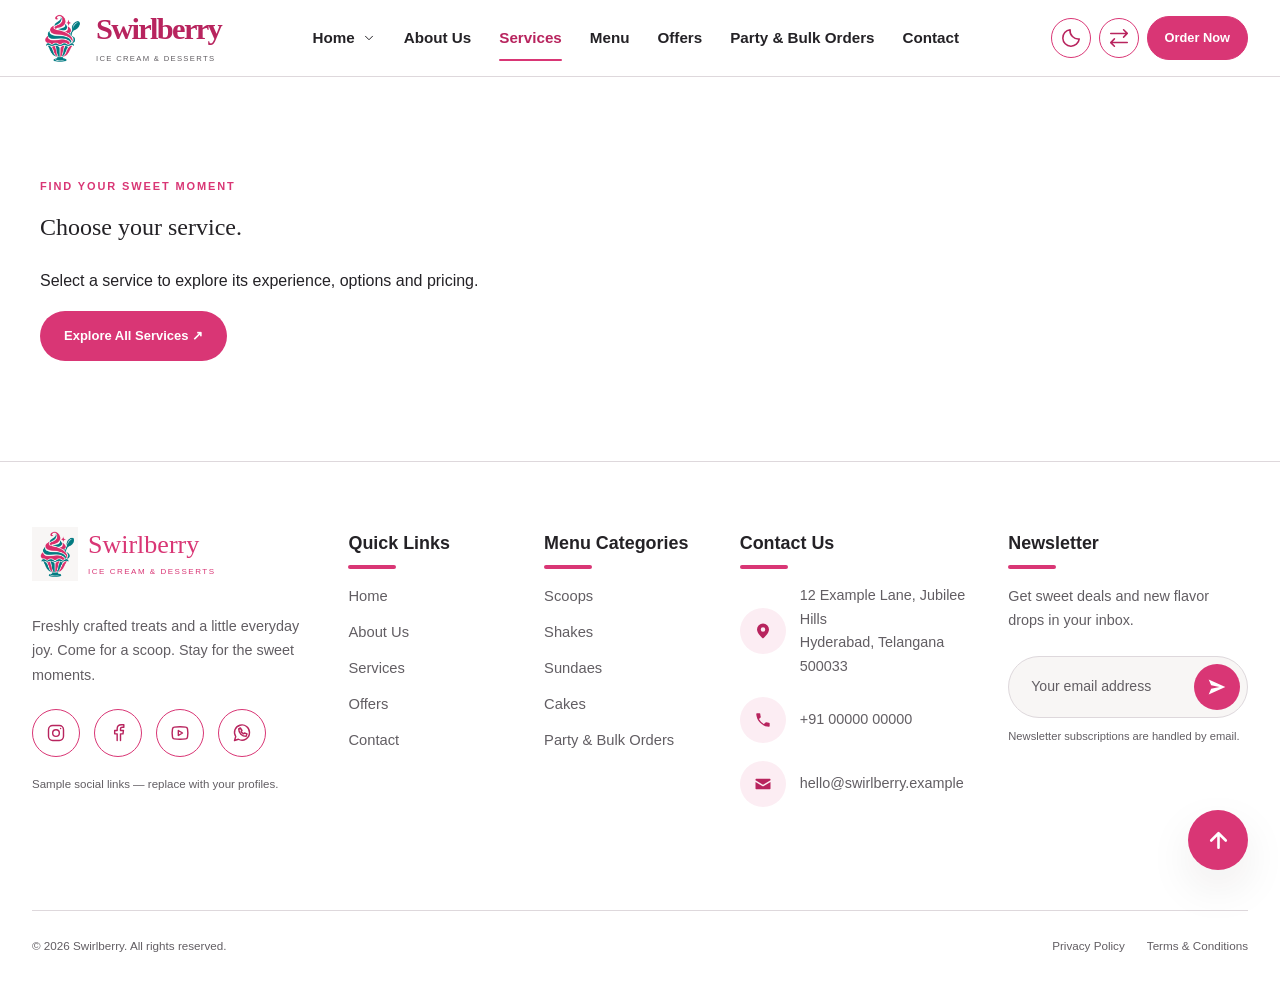
<file: service detail.html>
<!DOCTYPE html>
<html lang="en" dir="ltr" data-theme="light">

<head>
    <meta charset="UTF-8">
    <meta name="viewport" content="width=device-width, initial-scale=1">
    <meta name="theme-color" content="#D93675">

    <meta name="description"
        content="Discover your selected Swirlberry service, including options, benefits, pricing and frequently asked questions.">

    <title>Service Details | Swirlberry</title>

    <link rel="stylesheet" href="service detail.css">
    <link rel="stylesheet" href="site-chrome.css">
    <link rel="stylesheet" href="hover-effects.css">
    <script src="service detail.js" defer></script>
</head>

<body>
    <a class="skip-link" href="#main">Skip to content</a>

    <!-- HEADER -->
    <header class="site-header">
        <div class="header-inner">

            <a class="brand" href="index.html" aria-label="Swirlberry home">
                <img class="logo" src="swirlberry-logo.png" alt="">

                <span>
                    Swirlberry
                    <small>ICE CREAM &amp; DESSERTS</small>
                </span>
            </a>

            <button class="utility mobile-toggle" id="mobileToggle" type="button" aria-expanded="false"
                aria-controls="navigation" aria-label="Open navigation" hidden>
                <svg class="icon" viewBox="0 0 24 24" fill="none" stroke="currentColor" stroke-width="1.7"
                    stroke-linecap="round" stroke-linejoin="round" aria-hidden="true">
                    <path d="M3 6h18M3 12h18M3 18h18" />
                </svg>
            </button>

            <nav id="navigation" aria-label="Main navigation">
                <ul class="nav-list">
                    <li class="home-group">
                        <details id="homeDropdown">
                            <summary>
                                Home
                                <svg class="icon" viewBox="0 0 24 24" fill="none" stroke="currentColor"
                                    stroke-width="1.7" stroke-linecap="round" stroke-linejoin="round"
                                    aria-hidden="true">
                                    <path d="m6 9 6 6 6-6" />
                                </svg>
                            </summary>

                            <ul class="dropdown">
                                <li>
                                    <a href="index.html">
                                        Home 1 – Classic
                                    </a>
                                </li>
                                <li>
                                    <a href="home2.html">Home 2 – Premium</a>
                                </li>
                            </ul>
                        </details>
                    </li>

                    <li><a href="about.html">About Us</a></li>
                    <li><a class="active" href="services.html" aria-current="page">Services</a></li>
                    <li><a href="menu.html">Menu</a></li>
                    <li><a href="offers.html">Offers</a></li>
                    <li><a href="party-orders.html">Party &amp; Bulk Orders</a></li>
                    <li><a href="contact.html">Contact</a></li>
                </ul>
            </nav>

            <div class="header-actions">
                <button class="utility" id="themeToggle" type="button" aria-label="Switch to dark mode"
                    title="Switch to dark mode" hidden>
                    <svg class="icon" viewBox="0 0 24 24" fill="none" stroke="currentColor" stroke-width="1.7"
                        stroke-linecap="round" stroke-linejoin="round" aria-hidden="true">
                        <path d="M21 13A9 9 0 0 1 11 3a9 9 0 1 0 10 10Z" />
                    </svg>
                </button>

                <button class="utility" id="directionToggle" type="button" aria-label="Switch to right-to-left layout"
                    title="Switch to right-to-left layout" hidden>
                    <svg class="icon" viewBox="0 0 24 24" fill="none" stroke="currentColor" stroke-width="1.7"
                        stroke-linecap="round" stroke-linejoin="round" aria-hidden="true">
                        <path d="M3 7h18m-4-4 4 4-4 4M21 17H3m4-4-4 4 4 4" />
                    </svg>
                </button>

                <a class="button button-primary order-button" href="order.html">
                    Order Now
                </a>
            </div>
        </div>
    </header>

    <main id="main">
        <noscript>
            <section class="section container">
                <h1>Explore a sweet service</h1>
                <p>Enable JavaScript to see your selected service.</p>
                <a href="services.html">Return to all services</a>
            </section>
        </noscript>

        <div id="serviceContent"></div>
    </main>

    <!-- FOOTER -->
    <footer class="site-footer">
    <div class="container">
      <div class="footer-grid">

        <div class="footer-brand">
          <a class="brand" href="index.html" aria-label="Swirlberry home">
            <img class="logo" src="swirlberry-logo.png" alt="">

            <span>
              Swirlberry
              <small>ICE CREAM &amp; DESSERTS</small>
            </span>
          </a>

          <p>
            Freshly crafted treats and a little everyday joy.
            Come for a scoop. Stay for the sweet moments.
          </p>

          <!-- Replace these four sample URLs with your real profiles. -->
          <div class="socials" aria-label="Social links">
            <a href="https://example.com/replace-instagram" aria-label="Instagram — replace sample profile URL"
              title="Sample Instagram link">
              <svg class="icon" viewBox="0 0 24 24" fill="none" stroke="currentColor" stroke-width="1.7"
                stroke-linecap="round" stroke-linejoin="round" aria-hidden="true">
                <rect x="3" y="3" width="18" height="18" rx="5" />
                <circle cx="12" cy="12" r="4" />
                <path d="M17.5 6.5h.01" />
              </svg>
            </a>

            <a href="https://example.com/replace-facebook" aria-label="Facebook — replace sample profile URL"
              title="Sample Facebook link">
              <svg class="icon" viewBox="0 0 24 24" fill="none" stroke="currentColor" stroke-width="1.7"
                stroke-linecap="round" stroke-linejoin="round" aria-hidden="true">
                <path d="M15 21v-8h3l.5-4H15V7c0-1 .5-2 2-2h2V2h-3c-4 0-5 2-5 5v2H8v4h3v8" />
              </svg>
            </a>

            <a href="https://example.com/replace-youtube" aria-label="YouTube — replace sample profile URL"
              title="Sample YouTube link">
              <svg class="icon" viewBox="0 0 24 24" fill="none" stroke="currentColor" stroke-width="1.7"
                stroke-linecap="round" stroke-linejoin="round" aria-hidden="true">
                <path
                  d="M21 7c-.2-1-1-2-2-2a54 54 0 0 0-14 0C4 5 3.2 6 3 7a28 28 0 0 0 0 10c.2 1 1 2 2 2a54 54 0 0 0 14 0c1 0 1.8-1 2-2a28 28 0 0 0 0-10Z" />
                <path d="m10 9 5 3-5 3Z" />
              </svg>
            </a>

            <a href="https://example.com/replace-whatsapp" aria-label="WhatsApp — replace sample profile URL"
              title="Sample WhatsApp link">
              <svg class="icon" viewBox="0 0 24 24" fill="none" stroke="currentColor" stroke-width="1.7"
                stroke-linecap="round" stroke-linejoin="round" aria-hidden="true">
                <path d="M21 11.5a9 9 0 0 1-13.3 8L3 21l1.5-4.7A9 9 0 1 1 21 11.5Z" />
                <path d="M8 7c0 5 4 9 9 9l1-3-3-1-1 1c-2-1-3-2-3-3l1-1-2-3Z" />
              </svg>
            </a>
          </div>

          <small>Sample social links — replace with your profiles.</small>
        </div>

        <div>
          <h2>Quick Links</h2>
          <ul>
            <li><a href="index.html">Home</a></li>
            <li><a href="about.html">About Us</a></li>
            <li><a href="services.html">Services</a></li>
            <li><a href="offers.html">Offers</a></li>
            <li><a href="contact.html">Contact</a></li>
          </ul>
        </div>

        <div>
          <h2>Menu Categories</h2>
          <ul>
            <li><a href="menu.html#scoops">Scoops</a></li>
            <li><a href="menu.html#shakes">Shakes</a></li>
            <li><a href="menu.html#sundaes">Sundaes</a></li>
            <li><a href="menu.html#cakes">Cakes</a></li>
            <li><a href="party-orders.html">Party &amp; Bulk Orders</a></li>
          </ul>
        </div>

        <div>
          <h2>Contact Us</h2>
          <div class="footer-contact-list">
            <address class="footer-contact-item">
              <span class="contact-icon" aria-hidden="true">
                <svg class="icon" viewBox="0 0 24 24" fill="currentColor">
                  <path
                    d="M12 2a8 8 0 0 0-8 8c0 5.5 8 12 8 12s8-6.5 8-12a8 8 0 0 0-8-8Zm0 11a3 3 0 1 1 0-6 3 3 0 0 1 0 6Z" />
                </svg>
              </span>
              <span>12 Example Lane, Jubilee Hills<br>Hyderabad, Telangana 500033</span>
            </address>

            <div class="footer-contact-item">
              <span class="contact-icon" aria-hidden="true">
                <svg class="icon" viewBox="0 0 24 24" fill="currentColor">
                  <path
                    d="M6.6 10.8a15.5 15.5 0 0 0 6.6 6.6l2.2-2.2a1 1 0 0 1 1-.2 11.4 11.4 0 0 0 3.5.6 1 1 0 0 1 1 1V20a1 1 0 0 1-1 1A17.9 17.9 0 0 1 3 4a1 1 0 0 1 1-1h3.4a1 1 0 0 1 1 1 11.4 11.4 0 0 0 .6 3.5 1 1 0 0 1-.2 1Z" />
                </svg>
              </span>
              <a href="tel:+910000000000"><bdi>+91 00000 00000</bdi></a>
            </div>

            <div class="footer-contact-item">
              <span class="contact-icon" aria-hidden="true">
                <svg class="icon" viewBox="0 0 24 24" fill="currentColor">
                  <path
                    d="M3 5h18a1 1 0 0 1 1 1v1l-10 6L2 7V6a1 1 0 0 1 1-1Zm-1 4.3 9.5 5.7a1 1 0 0 0 1 0L22 9.3V18a1 1 0 0 1-1 1H3a1 1 0 0 1-1-1Z" />
                </svg>
              </span>
              <a href="mailto:hello@swirlberry.example">hello@swirlberry.example</a>
            </div>
          </div>
        </div>

        <div class="footer-newsletter">
          <h2>Newsletter</h2>
          <p>Get sweet deals and new flavor drops in your inbox.</p>
          <form action="mailto:hello@swirlberry.example" method="post" enctype="text/plain">
            <label class="visually-hidden" for="newsletterEmail">Your email address</label>
            <input id="newsletterEmail" name="email" type="email" placeholder="Your email address" autocomplete="email"
              required>
            <button type="submit" aria-label="Subscribe to the newsletter">
              <svg class="icon" viewBox="0 0 24 24" fill="currentColor" aria-hidden="true">
                <path d="m2 3 20 9-20 9 3-7 10-2-10-2-3-7Zm5 9 13 0" />
              </svg>
            </button>
          </form>
          <small class="newsletter-note">Newsletter subscriptions are handled by email.</small>
        </div>
      </div>

      <div class="footer-bottom">
        <p>
          © <span id="year">2026</span> Swirlberry.
          All rights reserved.
        </p>

        <div>
          <a href="privacy.html">Privacy Policy</a>
          <a href="terms.html">Terms &amp; Conditions</a>
        </div>
      </div>

    </div>
    <a class="back-to-top" href="#main" aria-label="Back to top">
      <svg class="icon" viewBox="0 0 24 24" fill="none" stroke="currentColor" stroke-width="2.5" stroke-linecap="round"
        stroke-linejoin="round" aria-hidden="true">
        <path d="M12 19V5m-7 7 7-7 7 7" />
      </svg>
    </a>
  </footer>
</body>

</html>
</file>
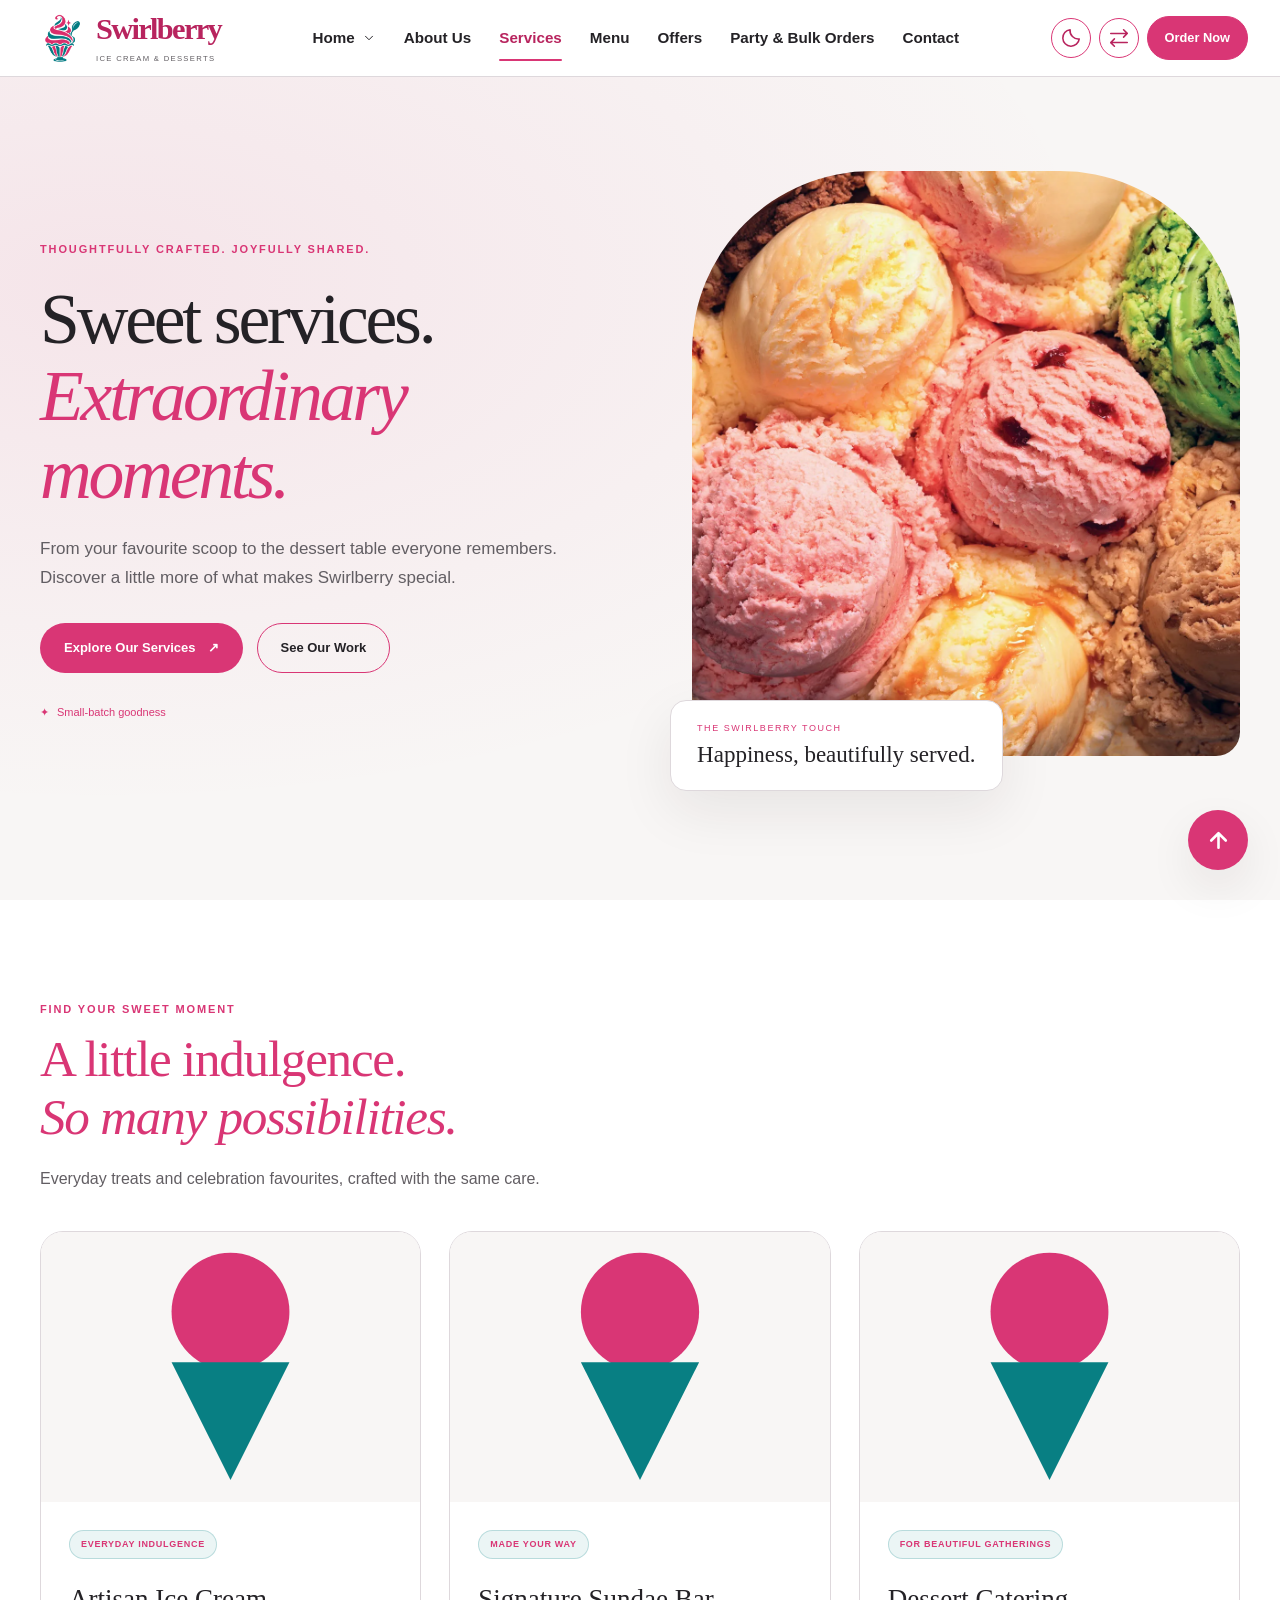
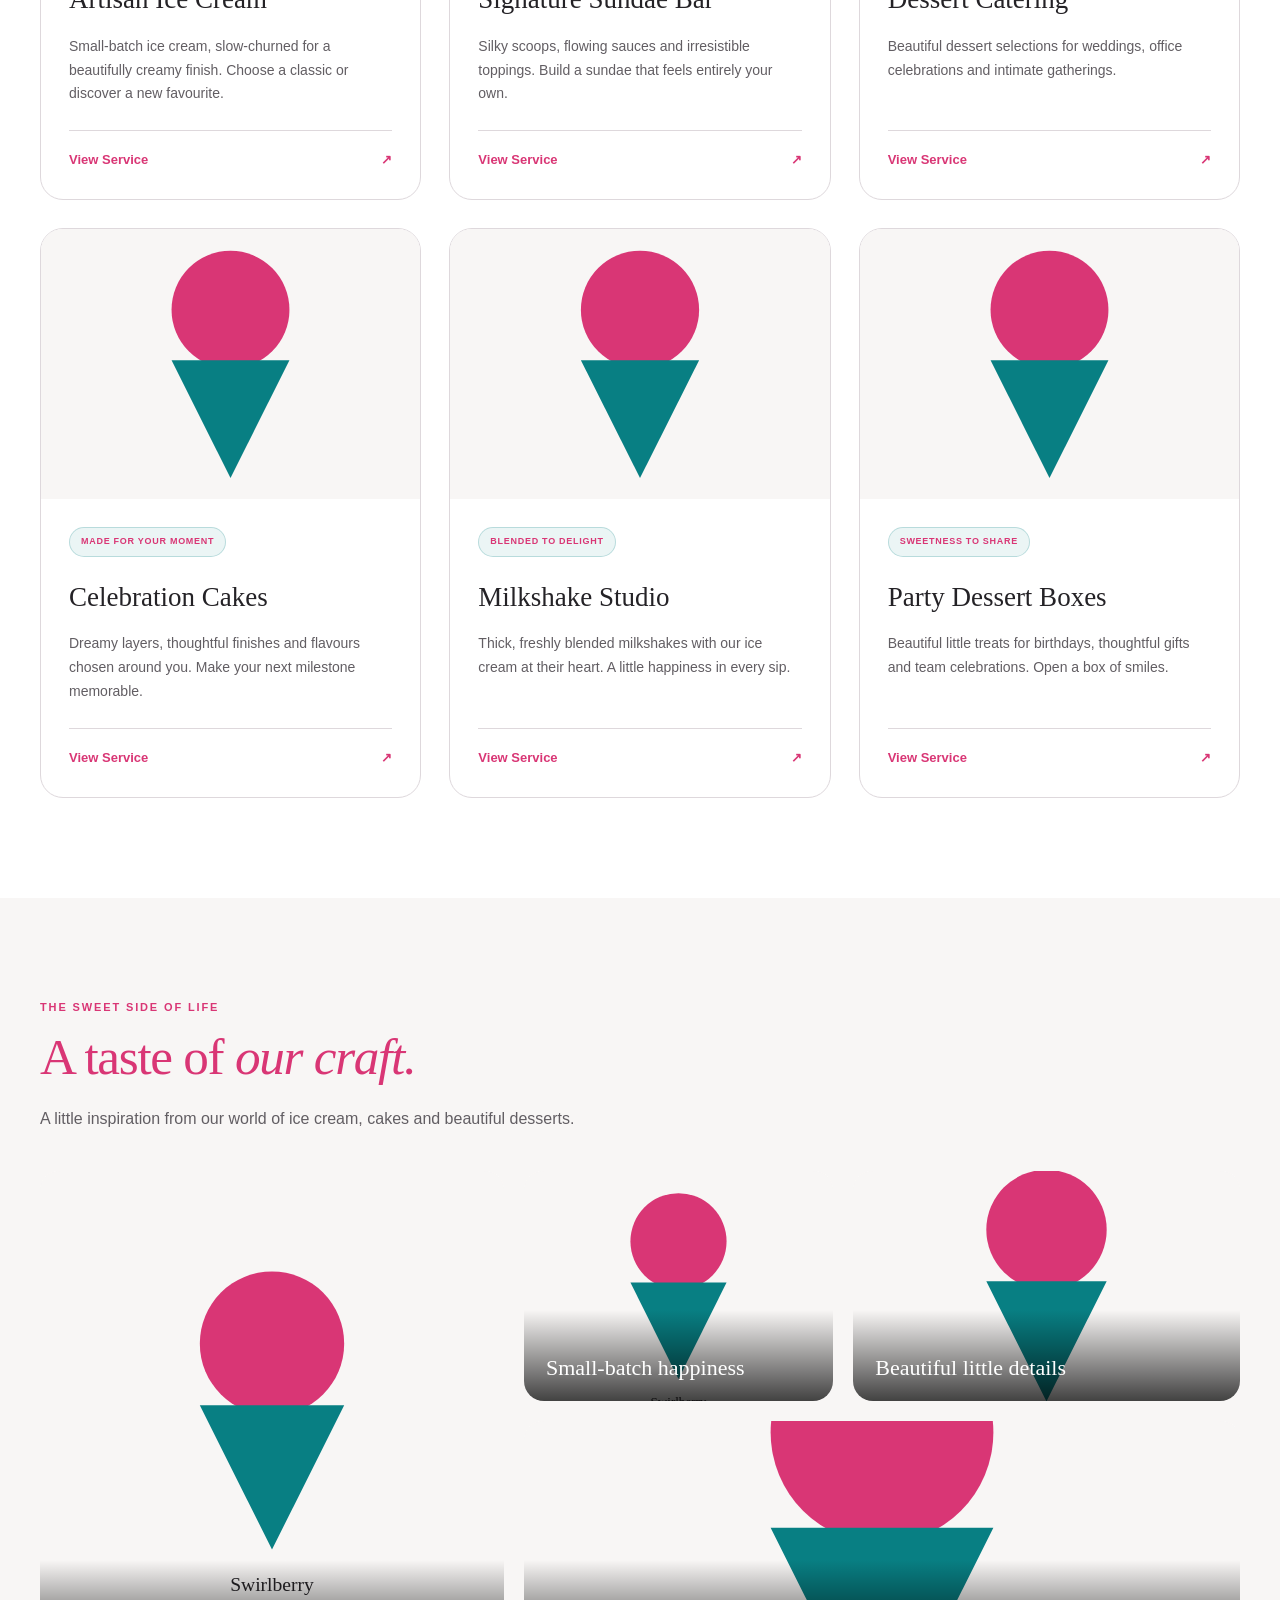
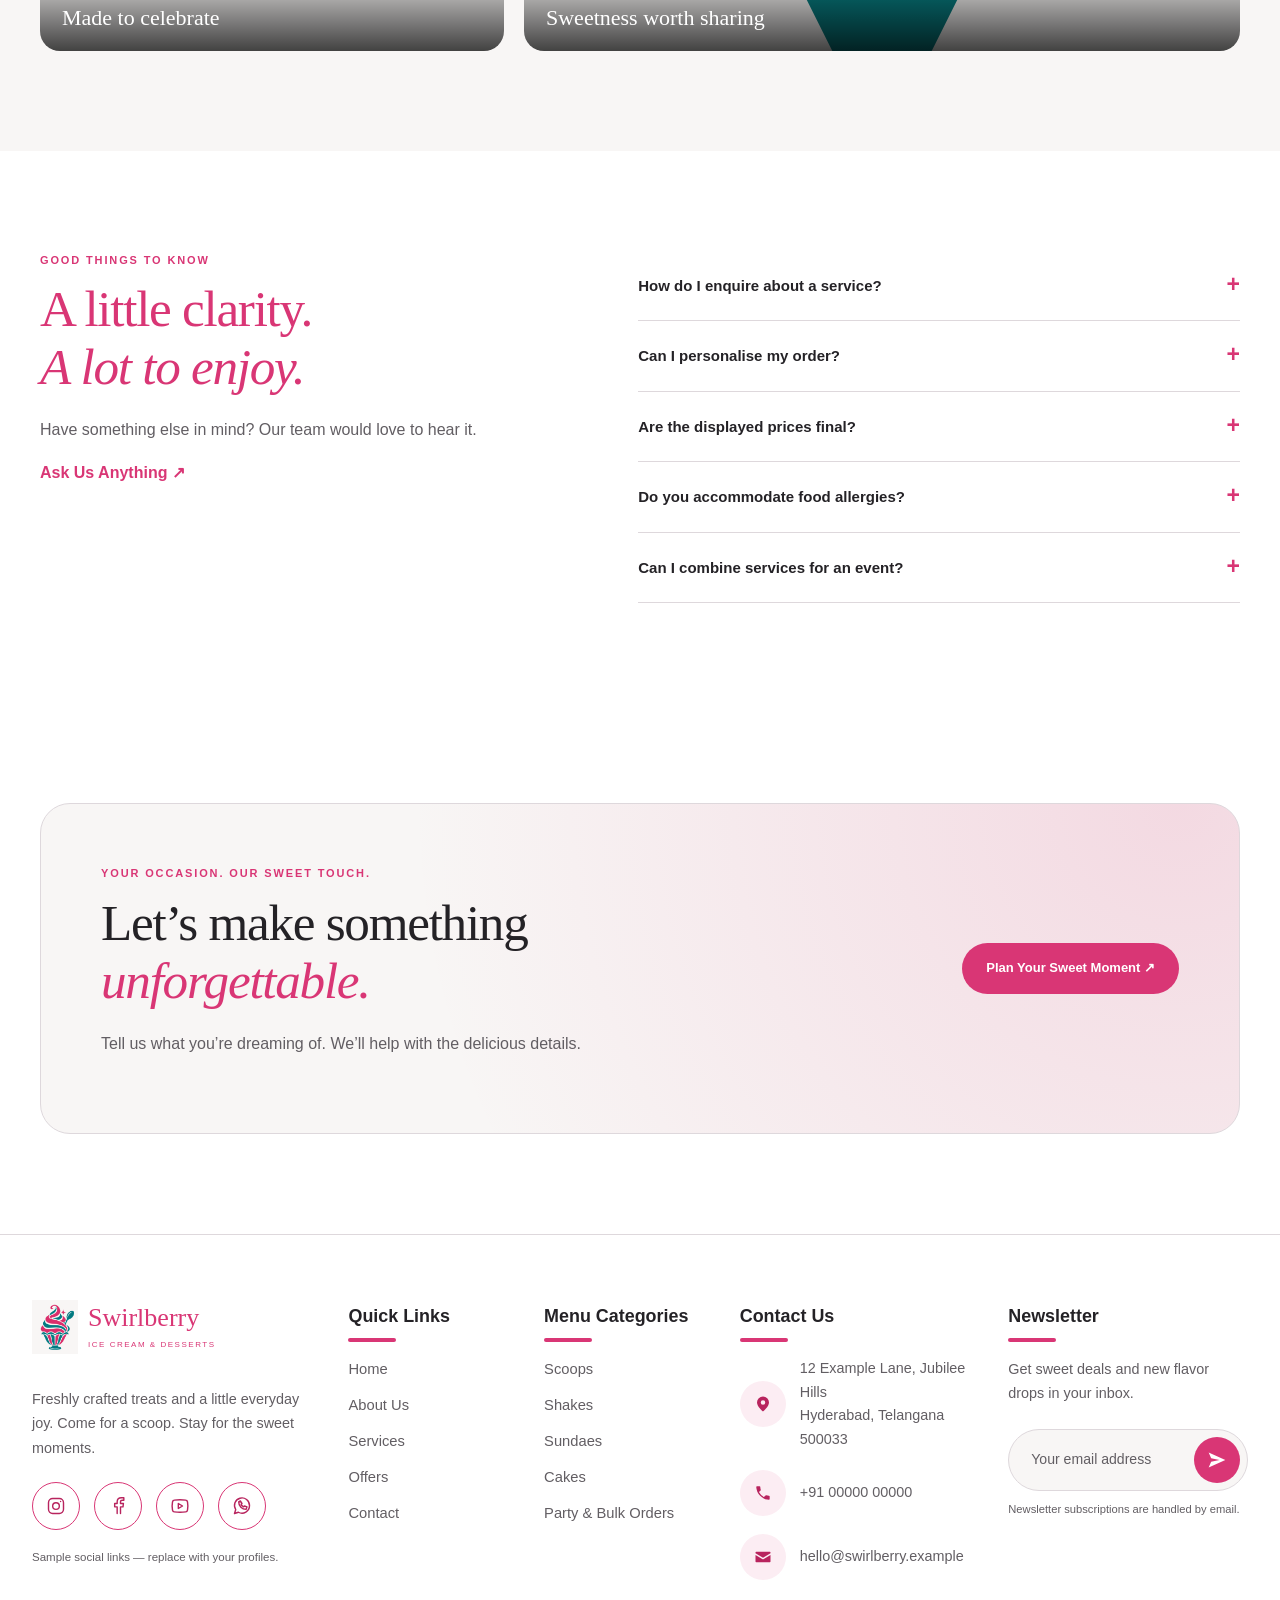
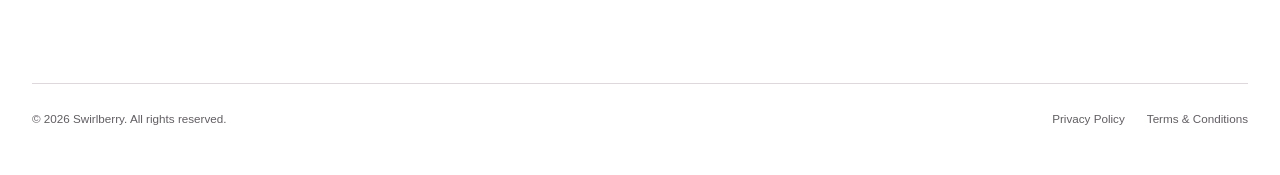
<file: services.html>
<!DOCTYPE html>
<html lang="en" dir="ltr" data-theme="light">

<head>
  <meta charset="UTF-8">
  <meta name="viewport" content="width=device-width, initial-scale=1">
  <meta name="theme-color" content="#D93675">
  <meta name="description"
    content="Explore Swirlberry ice cream and dessert services for everyday treats and special celebrations.">

  <title>Our Services | Swirlberry</title>

  <link rel="stylesheet" href="services.css">
  <link rel="stylesheet" href="site-chrome.css">
  <link rel="stylesheet" href="hover-effects.css">
  <script src="services.js" defer></script>
</head>

<body>
  <a class="skip-link" href="#main">Skip to content</a>

  <!-- HEADER -->
  <header class="site-header">
    <div class="header-inner">

      <a class="brand" href="index.html" aria-label="Swirlberry home">
        <img class="logo" src="swirlberry-logo.png" alt="">

        <span>
          Swirlberry
          <small>ICE CREAM &amp; DESSERTS</small>
        </span>
      </a>

      <button
        class="utility mobile-toggle"
        id="mobileToggle"
        type="button"
        aria-expanded="false"
        aria-controls="navigation"
        aria-label="Open navigation"
        hidden
      >
        <svg
          class="icon"
          viewBox="0 0 24 24"
          fill="none"
          stroke="currentColor"
          stroke-width="1.7"
          stroke-linecap="round"
          stroke-linejoin="round"
          aria-hidden="true"
        >
          <path d="M3 6h18M3 12h18M3 18h18"/>
        </svg>
      </button>

      <nav id="navigation" aria-label="Main navigation">
        <ul class="nav-list">
          <li class="home-group">
            <details id="homeDropdown">
              <summary>
                Home
                <svg
                  class="icon"
                  viewBox="0 0 24 24"
                  fill="none"
                  stroke="currentColor"
                  stroke-width="1.7"
                  stroke-linecap="round"
                  stroke-linejoin="round"
                  aria-hidden="true"
                >
                  <path d="m6 9 6 6 6-6"/>
                </svg>
              </summary>

              <ul class="dropdown">
                <li>
                  <a href="index.html">
                    Home 1 – Classic
                  </a>
                </li>
                <li>
                  <a href="home2.html">Home 2 – Premium</a>
                </li>
              </ul>
            </details>
          </li>

          <li><a href="about.html">About Us</a></li>
          <li><a class="active" href="services.html" aria-current="page">Services</a></li>
          <li><a href="menu.html">Menu</a></li>
          <li><a href="offers.html">Offers</a></li>
          <li><a href="party-orders.html">Party &amp; Bulk Orders</a></li>
          <li><a href="contact.html">Contact</a></li>
        </ul>
      </nav>

      <div class="header-actions">
        <button
          class="utility"
          id="themeToggle"
          type="button"
          aria-label="Switch to dark mode"
          title="Switch to dark mode"
          hidden
        >
          <svg
            class="icon"
            viewBox="0 0 24 24"
            fill="none"
            stroke="currentColor"
            stroke-width="1.7"
            stroke-linecap="round"
            stroke-linejoin="round"
            aria-hidden="true"
          >
            <path d="M21 13A9 9 0 0 1 11 3a9 9 0 1 0 10 10Z"/>
          </svg>
        </button>

        <button
          class="utility"
          id="directionToggle"
          type="button"
          aria-label="Switch to right-to-left layout"
          title="Switch to right-to-left layout"
          hidden
        >
          <svg
            class="icon"
            viewBox="0 0 24 24"
            fill="none"
            stroke="currentColor"
            stroke-width="1.7"
            stroke-linecap="round"
            stroke-linejoin="round"
            aria-hidden="true"
          >
            <path d="M3 7h18m-4-4 4 4-4 4M21 17H3m4-4-4 4 4 4"/>
          </svg>
        </button>

        <a class="button button-primary order-button" href="order.html">
          Order Now
        </a>
      </div>
    </div>
  </header>

  <main id="main">
    <section class="premium-hero">
      <div class="container hero-grid">
        <div class="hero-copy">
          <p class="eyebrow">Thoughtfully crafted. Joyfully shared.</p>

          <h1>
            Sweet services.<br>
            <em>Extraordinary moments.</em>
          </h1>

          <p class="hero-description">
            From your favourite scoop to the dessert table everyone
            remembers. Discover a little more of what makes
            Swirlberry special.
          </p>

          <div class="button-row">
            <a class="button button-primary" href="#services">
              Explore Our Services <span aria-hidden="true">↗</span>
            </a>

            <a class="button button-outline" href="#our-work">
              See Our Work
            </a>
          </div>

          <div class="hero-tags">
            <span>Small-batch goodness</span>
          </div>
        </div>

        <div class="hero-visual">
          <img src="servicebanimg.webp"
            alt="Creamy artisan ice cream" width="900" height="1000" fetchpriority="high">

          <div class="hero-note">
            <small>THE SWIRLBERRY TOUCH</small>
            <strong>Happiness, beautifully served.</strong>
          </div>
        </div>
      </div>
    </section>

    <section class="section container" id="services">
      <div class="section-heading">
        <p class="eyebrow">Find your sweet moment</p>
        <h2>A little indulgence.<br><em>So many possibilities.</em></h2>
        <p>
          Everyday treats and celebration favourites, crafted with
          the same care.
        </p>
      </div>

      <div class="service-grid">
        <article class="service-card">
          <div class="card-image">
            <img src="https://img.freepik.com/premium-photo/crafting-unique-creations-artisan-ice-cream-shop-explores-experimental-flavors-concept-artisan-ice-cream-experimental-flavors-unique-creations-crafting-ice-cream-shop_864588-144449.jpg?w=1380"
              alt="Artisan ice cream" width="900" height="700" loading="lazy">
          </div>

          <div class="card-copy">
            <span class="badge">Everyday indulgence</span>
            <h3>Artisan Ice Cream</h3>
            <p>
              Small-batch ice cream, slow-churned for a beautifully
              creamy finish. Choose a classic or discover a new favourite.
            </p>
            <a class="service-link" href="service%20detail.html?service=artisan-scoops">
              View Service
              <span aria-hidden="true">↗</span>
              <span class="sr-only">: Artisan Ice Cream</span>
            </a>
          </div>
        </article>

        <article class="service-card">
          <div class="card-image">
            <img src="https://images.unsplash.com/photo-1570197788417-0e82375c9371?auto=format&fit=crop&w=900&q=85"
              alt="Indulgent ice cream sundae" width="900" height="700" loading="lazy">
          </div>

          <div class="card-copy">
            <span class="badge">Made your way</span>
            <h3>Signature Sundae Bar</h3>
            <p>
              Silky scoops, flowing sauces and irresistible toppings.
              Build a sundae that feels entirely your own.
            </p>
            <a class="service-link" href="service%20detail.html?service=sundae-bar">
              View Service
              <span aria-hidden="true">↗</span>
              <span class="sr-only">: Signature Sundae Bar</span>
            </a>
          </div>
        </article>

        <article class="service-card">
          <div class="card-image">
            <img src="https://images.unsplash.com/photo-1565958011703-44f9829ba187?auto=format&fit=crop&w=900&q=85"
              alt="Fruit dessert for a celebration" width="900" height="700" loading="lazy">
          </div>

          <div class="card-copy">
            <span class="badge">For beautiful gatherings</span>
            <h3>Dessert Catering</h3>
            <p>
              Beautiful dessert selections for weddings, office
              celebrations and intimate gatherings.
            </p>
            <a class="service-link" href="service%20detail.html?service=dessert-catering">
              View Service
              <span aria-hidden="true">↗</span>
              <span class="sr-only">: Dessert Catering</span>
            </a>
          </div>
        </article>

        <article class="service-card">
          <div class="card-image">
            <img src="https://images.unsplash.com/photo-1578985545062-69928b1d9587?auto=format&fit=crop&w=900&q=85"
              alt="Chocolate celebration cake" width="900" height="700" loading="lazy">
          </div>

          <div class="card-copy">
            <span class="badge">Made for your moment</span>
            <h3>Celebration Cakes</h3>
            <p>
              Dreamy layers, thoughtful finishes and flavours chosen
              around you. Make your next milestone memorable.
            </p>
            <a class="service-link" href="service%20detail.html?service=celebration-cakes">
              View Service
              <span aria-hidden="true">↗</span>
              <span class="sr-only">: Celebration Cakes</span>
            </a>
          </div>
        </article>

        <article class="service-card">
          <div class="card-image">
            <img src="https://flavortimes.com/wp-content/uploads/2025/10/ewimbaa925wjzfddtpsb.webp"
              alt="Freshly blended creamy milkshake" width="900" height="700" loading="lazy">
          </div>

          <div class="card-copy">
            <span class="badge">Blended to delight</span>
            <h3>Milkshake Studio</h3>
            <p>
              Thick, freshly blended milkshakes with our ice cream at
              their heart. A little happiness in every sip.
            </p>
            <a class="service-link" href="service%20detail.html?service=milkshake-studio">
              View Service
              <span aria-hidden="true">↗</span>
              <span class="sr-only">: Milkshake Studio</span>
            </a>
          </div>
        </article>

        <article class="service-card">
          <div class="card-image">
            <img src="https://png.pngtree.com/png-vector/20231019/ourlarge/pngtree-orange-dessert-box-with-cream-strawberry-topping-png-image_10272685.png"
              alt="An assortment of sweet party treats" width="900" height="700" loading="lazy">
          </div>

          <div class="card-copy">
            <span class="badge">Sweetness to share</span>
            <h3>Party Dessert Boxes</h3>
            <p>
              Beautiful little treats for birthdays, thoughtful gifts
              and team celebrations. Open a box of smiles.
            </p>
            <a class="service-link" href="service%20detail.html?service=party-desserts">
              View Service
              <span aria-hidden="true">↗</span>
              <span class="sr-only">: Party Dessert Boxes</span>
            </a>
          </div>
        </article>
      </div>
    </section>

    <section class="section gallery-section" id="our-work">
      <div class="container">
        <div class="section-heading">
          <p class="eyebrow">The sweet side of life</p>
          <h2>A taste of <em>our craft.</em></h2>
          <p>
            A little inspiration from our world of ice cream,
            cakes and beautiful desserts.
          </p>
        </div>

        <div class="gallery-grid">
          <figure>
            <img src="https://images.unsplash.com/photo-1578985545062-69928b1d9587?auto=format&fit=crop&w=1000&q=85"
              alt="Rich chocolate celebration cake" width="900" height="1100" loading="lazy">
            <figcaption>Made to celebrate</figcaption>
          </figure>

          <figure>
            <img src="https://images.unsplash.com/photo-1563805042-7684c019e1cb?auto=format&fit=crop&w=900&q=85"
              alt="Freshly scooped ice cream" width="900" height="700" loading="lazy">
            <figcaption>Small-batch happiness</figcaption>
          </figure>

          <figure>
            <img src="https://images.unsplash.com/photo-1488477181946-6428a0291777?auto=format&fit=crop&w=900&q=85"
              alt="Dessert finished with fresh berries" width="900" height="700" loading="lazy">
            <figcaption>Beautiful little details</figcaption>
          </figure>

          <figure>
            <img src="https://thumbs.dreamstime.com/b/delightfully-creamy-cinnamon-nut-ice-cream-served-rectangular-tray-holds-velvety-adorned-crunchy-nuts-swirl-spice-379182062.jpg"
              alt="Sweet treats to share" width="1100" height="700" loading="lazy">
            <figcaption>Sweetness worth sharing</figcaption>
          </figure>
        </div>
      </div>
    </section>

    <section class="section container faq-layout">
      <div class="section-heading">
        <p class="eyebrow">Good things to know</p>
        <h2>A little clarity.<br><em>A lot to enjoy.</em></h2>
        <p>
          Have something else in mind? Our team would love to hear it.
        </p>
        <a class="text-link" href="contact.html">Ask Us Anything ↗</a>
      </div>

      <div class="faq-list">
        <details class="faq-item">
          <summary>How do I enquire about a service?</summary>
          <p>
            Select View Service, explore the available options and use
            its enquiry button. Tell us your date, quantity and preferences.
          </p>
        </details>

        <details class="faq-item">
          <summary>Can I personalise my order?</summary>
          <p>
            Yes. We can discuss flavours, portions and presentation.
            Custom requests depend on preparation time and availability.
          </p>
        </details>

        <details class="faq-item">
          <summary>Are the displayed prices final?</summary>
          <p>
            Prices are illustrative starting estimates. Your final quote
            depends on quantities, customisation and any delivery or
            staffing requirements.
          </p>
        </details>

        <details class="faq-item">
          <summary>Do you accommodate food allergies?</summary>
          <p>
            Please discuss allergies before ordering. Our kitchen handles
            milk, nuts, wheat and other allergens, so we cannot guarantee
            an allergen-free environment.
          </p>
        </details>

        <details class="faq-item">
          <summary>Can I combine services for an event?</summary>
          <p>
            Yes. Tell us which services interest you and we can help plan
            a coordinated dessert selection for your occasion.
          </p>
        </details>
      </div>
    </section>

    <section class="section container">
      <div class="cta-card">
        <div>
          <p class="eyebrow">Your occasion. Our sweet touch.</p>
          <h2>Let’s make something <em>unforgettable.</em></h2>
          <p>
            Tell us what you’re dreaming of. We’ll help with the delicious details.
          </p>
        </div>

        <a class="button button-primary" href="contact.html">
          Plan Your Sweet Moment ↗
        </a>
      </div>
    </section>
  </main>

  <!-- FOOTER -->
  <footer class="site-footer">
    <div class="container">
      <div class="footer-grid">

        <div class="footer-brand">
          <a class="brand" href="index.html" aria-label="Swirlberry home">
            <img class="logo" src="swirlberry-logo.png" alt="">

            <span>
              Swirlberry
              <small>ICE CREAM &amp; DESSERTS</small>
            </span>
          </a>

          <p>
            Freshly crafted treats and a little everyday joy.
            Come for a scoop. Stay for the sweet moments.
          </p>

          <!-- Replace these four sample URLs with your real profiles. -->
          <div class="socials" aria-label="Social links">
            <a href="https://example.com/replace-instagram" aria-label="Instagram — replace sample profile URL"
              title="Sample Instagram link">
              <svg class="icon" viewBox="0 0 24 24" fill="none" stroke="currentColor" stroke-width="1.7"
                stroke-linecap="round" stroke-linejoin="round" aria-hidden="true">
                <rect x="3" y="3" width="18" height="18" rx="5" />
                <circle cx="12" cy="12" r="4" />
                <path d="M17.5 6.5h.01" />
              </svg>
            </a>

            <a href="https://example.com/replace-facebook" aria-label="Facebook — replace sample profile URL"
              title="Sample Facebook link">
              <svg class="icon" viewBox="0 0 24 24" fill="none" stroke="currentColor" stroke-width="1.7"
                stroke-linecap="round" stroke-linejoin="round" aria-hidden="true">
                <path d="M15 21v-8h3l.5-4H15V7c0-1 .5-2 2-2h2V2h-3c-4 0-5 2-5 5v2H8v4h3v8" />
              </svg>
            </a>

            <a href="https://example.com/replace-youtube" aria-label="YouTube — replace sample profile URL"
              title="Sample YouTube link">
              <svg class="icon" viewBox="0 0 24 24" fill="none" stroke="currentColor" stroke-width="1.7"
                stroke-linecap="round" stroke-linejoin="round" aria-hidden="true">
                <path
                  d="M21 7c-.2-1-1-2-2-2a54 54 0 0 0-14 0C4 5 3.2 6 3 7a28 28 0 0 0 0 10c.2 1 1 2 2 2a54 54 0 0 0 14 0c1 0 1.8-1 2-2a28 28 0 0 0 0-10Z" />
                <path d="m10 9 5 3-5 3Z" />
              </svg>
            </a>

            <a href="https://example.com/replace-whatsapp" aria-label="WhatsApp — replace sample profile URL"
              title="Sample WhatsApp link">
              <svg class="icon" viewBox="0 0 24 24" fill="none" stroke="currentColor" stroke-width="1.7"
                stroke-linecap="round" stroke-linejoin="round" aria-hidden="true">
                <path d="M21 11.5a9 9 0 0 1-13.3 8L3 21l1.5-4.7A9 9 0 1 1 21 11.5Z" />
                <path d="M8 7c0 5 4 9 9 9l1-3-3-1-1 1c-2-1-3-2-3-3l1-1-2-3Z" />
              </svg>
            </a>
          </div>

          <small>Sample social links — replace with your profiles.</small>
        </div>

        <div>
          <h2>Quick Links</h2>
          <ul>
            <li><a href="index.html">Home</a></li>
            <li><a href="about.html">About Us</a></li>
            <li><a href="services.html">Services</a></li>
            <li><a href="offers.html">Offers</a></li>
            <li><a href="contact.html">Contact</a></li>
          </ul>
        </div>

        <div>
          <h2>Menu Categories</h2>
          <ul>
            <li><a href="menu.html#scoops">Scoops</a></li>
            <li><a href="menu.html#shakes">Shakes</a></li>
            <li><a href="menu.html#sundaes">Sundaes</a></li>
            <li><a href="menu.html#cakes">Cakes</a></li>
            <li><a href="party-orders.html">Party &amp; Bulk Orders</a></li>
          </ul>
        </div>

        <div>
          <h2>Contact Us</h2>
          <div class="footer-contact-list">
            <address class="footer-contact-item">
              <span class="contact-icon" aria-hidden="true">
                <svg class="icon" viewBox="0 0 24 24" fill="currentColor">
                  <path
                    d="M12 2a8 8 0 0 0-8 8c0 5.5 8 12 8 12s8-6.5 8-12a8 8 0 0 0-8-8Zm0 11a3 3 0 1 1 0-6 3 3 0 0 1 0 6Z" />
                </svg>
              </span>
              <span>12 Example Lane, Jubilee Hills<br>Hyderabad, Telangana 500033</span>
            </address>

            <div class="footer-contact-item">
              <span class="contact-icon" aria-hidden="true">
                <svg class="icon" viewBox="0 0 24 24" fill="currentColor">
                  <path
                    d="M6.6 10.8a15.5 15.5 0 0 0 6.6 6.6l2.2-2.2a1 1 0 0 1 1-.2 11.4 11.4 0 0 0 3.5.6 1 1 0 0 1 1 1V20a1 1 0 0 1-1 1A17.9 17.9 0 0 1 3 4a1 1 0 0 1 1-1h3.4a1 1 0 0 1 1 1 11.4 11.4 0 0 0 .6 3.5 1 1 0 0 1-.2 1Z" />
                </svg>
              </span>
              <a href="tel:+910000000000"><bdi>+91 00000 00000</bdi></a>
            </div>

            <div class="footer-contact-item">
              <span class="contact-icon" aria-hidden="true">
                <svg class="icon" viewBox="0 0 24 24" fill="currentColor">
                  <path
                    d="M3 5h18a1 1 0 0 1 1 1v1l-10 6L2 7V6a1 1 0 0 1 1-1Zm-1 4.3 9.5 5.7a1 1 0 0 0 1 0L22 9.3V18a1 1 0 0 1-1 1H3a1 1 0 0 1-1-1Z" />
                </svg>
              </span>
              <a href="mailto:hello@swirlberry.example">hello@swirlberry.example</a>
            </div>
          </div>
        </div>

        <div class="footer-newsletter">
          <h2>Newsletter</h2>
          <p>Get sweet deals and new flavor drops in your inbox.</p>
          <form action="mailto:hello@swirlberry.example" method="post" enctype="text/plain">
            <label class="visually-hidden" for="newsletterEmail">Your email address</label>
            <input id="newsletterEmail" name="email" type="email" placeholder="Your email address" autocomplete="email"
              required>
            <button type="submit" aria-label="Subscribe to the newsletter">
              <svg class="icon" viewBox="0 0 24 24" fill="currentColor" aria-hidden="true">
                <path d="m2 3 20 9-20 9 3-7 10-2-10-2-3-7Zm5 9 13 0" />
              </svg>
            </button>
          </form>
          <small class="newsletter-note">Newsletter subscriptions are handled by email.</small>
        </div>
      </div>

      <div class="footer-bottom">
        <p>
          © <span id="year">2026</span> Swirlberry.
          All rights reserved.
        </p>

        <div>
          <a href="privacy.html">Privacy Policy</a>
          <a href="terms.html">Terms &amp; Conditions</a>
        </div>
      </div>

    </div>
    <a class="back-to-top" href="#main" aria-label="Back to top">
      <svg class="icon" viewBox="0 0 24 24" fill="none" stroke="currentColor" stroke-width="2.5" stroke-linecap="round"
        stroke-linejoin="round" aria-hidden="true">
        <path d="M12 19V5m-7 7 7-7 7 7" />
      </svg>
    </a>
  </footer>
</body>

</html>
</file>
<file: site-chrome.css>
/* Shared header and footer styling from the classic home page. */

.site-header,
.site-footer {
    --primary: #d93675;
    --secondary: #087f83;
    --primary-ink: #b8245e;
    --bg: #fff;
    --bg-alt: #f8f6f5;
    --surface: #fff;
    --text: #242226;
    --muted: #625e63;
    --border: #ded8dc;
    --header-bg: rgb(255 255 255 / 97%);
    --shadow: 0 18px 45px rgb(32 20 27 / 8%);
    color: var(--text);
}

[data-theme="dark"] .site-header,
[data-theme="dark"] .site-footer {
    --bg: #151416;
    --bg-alt: #1d1b1e;
    --surface: #252226;
    --text: #faf7f8;
    --muted: #c5bec3;
    --border: #494148;
    --header-bg: rgb(21 20 22 / 97%);
    --primary-ink: #ff91ba;
    --shadow: 0 18px 45px rgb(0 0 0 / 20%);
}

button[hidden] {
    display: none !important;
}

.icon {
    inline-size: 22px;
    block-size: 22px;
    vertical-align: middle;
}

.site-header {
    position: sticky;
    inset-block-start: 0;
    z-index: 50;
    background: var(--header-bg);
    border-block-end: 1px solid var(--border);
}

.header-inner {
    max-inline-size: 1480px;
    inline-size: auto;
    min-block-size: 74px;
    margin-inline: auto;
    padding: 10px 32px;
    display: flex;
    align-items: center;
    gap: 24px;
}

.site-header .brand {
    display: inline-flex;
    align-items: center;
    gap: 8px;
    flex-shrink: 0;
    color: var(--primary-ink);
    font-family: inherit;
    font-size: inherit;
    line-height: inherit;
}

.site-header .brand:hover {
    color: var(--primary-ink);
}

.site-header .logo {
    inline-size: 56px;
    block-size: 56px;
    object-fit: contain;
    background: transparent;
}

.site-header .brand>span {
    font-family: Georgia, serif;
    font-size: 1.9rem;
    font-weight: bold;
    letter-spacing: -.055em;
    line-height: 1.1;
}

.site-header .brand small {
    display: block;
    margin-block-start: 7px;
    font-family: Arial, sans-serif;
    font-size: .48rem;
    letter-spacing: .17em;
    color: var(--muted);
}

.site-header #navigation {
    display: block;
    margin-inline-start: auto;
}

.site-header .nav-list {
    display: flex;
    align-items: center;
    gap: 20px;
    margin: 0;
    padding: 0;
    font-size: .95rem;
    font-weight: 650;
    white-space: nowrap;
}

.site-header .nav-list>li>a,
.site-header summary {
    padding-block: 12px;
    display: flex;
    align-items: center;
    gap: 4px;
    cursor: pointer;
    transition: color .2s;
}

.site-header .nav-list a:hover,
.site-header .nav-list a.active,
.site-header summary:hover,
.site-header summary.active {
    color: var(--primary-ink);
}

.site-header .nav-list summary.active,
.site-header .nav-list>li>a.active {
    position: relative;
}

.site-header .nav-list summary.active::after,
.site-header .nav-list>li>a.active::after {
    content: "";
    position: absolute;
    inset-inline: 0;
    inset-block-end: 2px;
    block-size: 2px;
    border-radius: 99px;
    background: var(--primary);
}

.site-header summary {
    list-style: none;
}

.site-header summary::-webkit-details-marker {
    display: none;
}

.site-header summary .icon {
    inline-size: 14px;
}

.site-header details {
    position: relative;
}

.site-header .dropdown {
    position: absolute;
    inset-block-start: 100%;
    inset-inline-start: 0;
    min-inline-size: 205px;
    margin: 0;
    padding: 10px;
    background: var(--surface);
    border: 1px solid var(--border);
    border-radius: 15px;
    box-shadow: var(--shadow);
}

.site-header .dropdown a {
    display: block;
    padding: 10px;
    border-radius: 8px;
}

.site-header .dropdown a:hover,
.site-header .dropdown a[aria-current] {
    background: var(--bg-alt);
    color: var(--primary-ink);
}

.site-header .header-actions {
    display: flex;
    align-items: center;
    gap: 8px;
}

.site-header .utility {
    inline-size: 40px;
    block-size: 40px;
    padding: 0;
    display: grid;
    place-items: center;
    border: 1px solid var(--primary);
    color: var(--primary-ink);
    background: transparent;
    border-radius: 50%;
    flex-shrink: 0;
    transition: background .25s, color .25s, border-color .25s;
}

.site-header .utility:hover {
    background: var(--secondary);
    border-color: var(--secondary);
    color: #fff;
}

.site-header .order-button {
    white-space: nowrap;
    min-block-size: 42px;
    padding: 10px 17px;
    font-size: .8rem;
}

.site-header .button-primary {
    background: var(--primary);
    color: #fff;
}

.site-header .button-primary:hover {
    background: var(--secondary);
    color: #fff;
    transform: translateY(-3px);
}

.site-header .mobile-toggle {
    display: none;
}

.site-footer {
    position: relative;
    background: var(--surface);
    border-block-start: 1px solid var(--border);
    padding-block: 65px 24px;
}

.site-footer>.container {
    inline-size: min(100% - 90px, 1760px);
    max-inline-size: 1760px;
}

.site-footer .footer-grid {
    display: grid;
    grid-template-columns: 1.45fr .82fr .82fr 1.2fr 1.25fr;
    align-items: start;
    gap: clamp(24px, 3vw, 58px);
}

.site-footer .footer-grid>div {
    min-width: 0;
}

.site-footer .footer-brand {
    text-align: start;
}

.site-footer .footer-brand>p {
    margin-block: 25px 22px;
    max-inline-size: 360px;
    font-size: .96rem;
}

.site-footer .footer-grid h2 {
    position: relative;
    margin-block: 4px 28px;
    font: 750 1.12rem/1.4 Inter, "Segoe UI", sans-serif;
    letter-spacing: 0;
}

.site-footer .footer-grid h2::after {
    content: "";
    position: absolute;
    inset-inline-start: 0;
    inset-block-end: -13px;
    inline-size: 48px;
    block-size: 4px;
    border-radius: 99px;
    background: var(--primary);
}

.site-footer .footer-grid ul {
    margin: 0;
    padding: 0;
    list-style: none;
}

.site-footer .footer-grid li {
    margin-block-end: 11px;
    font-size: .92rem;
    color: var(--muted);
}

.site-footer .footer-grid a:hover {
    color: var(--primary-ink);
}

.site-footer .socials {
    display: flex;
    justify-content: flex-start;
    gap: 14px;
    margin-block-end: 12px;
}

.site-footer .socials a {
    inline-size: 48px;
    block-size: 48px;
    border: 1px solid var(--primary);
    border-radius: 50%;
    color: var(--primary-ink);
    display: grid;
    place-items: center;
    transition: background .2s, color .2s;
}

.site-footer .socials a:hover {
    color: #fff;
    background: var(--secondary);
    border-color: var(--secondary);
}

.site-footer .socials .icon {
    inline-size: 20px;
    block-size: 20px;
}

.site-footer .footer-brand>small {
    font-size: .72rem;
    color: var(--muted);
}

.site-footer address,
.site-footer .footer-grid>div>p {
    font-size: .9rem;
    color: var(--muted);
}

.site-footer address a {
    overflow-wrap: anywhere;
}

.site-footer .footer-contact-list {
    display: grid;
    gap: 18px;
}

.site-footer .footer-contact-item {
    display: flex;
    align-items: center;
    gap: 14px;
    margin: 0;
    font-style: normal;
    color: var(--muted);
    font-size: .9rem;
    line-height: 1.65;
}

.site-footer .contact-icon {
    inline-size: 46px;
    block-size: 46px;
    display: grid;
    place-items: center;
    flex: 0 0 46px;
    border-radius: 50%;
    background: color-mix(in srgb, var(--primary) 9%, var(--surface));
    color: var(--primary-ink);
}

.site-footer .contact-icon .icon {
    inline-size: 18px;
    block-size: 18px;
}

.site-footer .footer-newsletter>p {
    margin-block: 0 23px;
    max-inline-size: 330px;
    font-size: .92rem;
}

.site-footer .footer-newsletter form {
    min-block-size: 60px;
    padding: 7px;
    display: flex;
    align-items: center;
    gap: 8px;
    border: 1px solid var(--border);
    border-radius: 999px;
    background: var(--bg-alt);
}

.site-footer .footer-newsletter input {
    inline-size: 100%;
    min-inline-size: 0;
    padding-inline: 15px;
    border: 0;
    outline: 0;
    color: var(--text);
    background: transparent;
    font: inherit;
    font-size: .88rem;
}

.site-footer .footer-newsletter input::placeholder {
    color: var(--muted);
    opacity: 1;
}

.site-footer .footer-newsletter form:focus-within {
    outline: 3px solid var(--primary-ink);
    outline-offset: 3px;
}

.site-footer .footer-newsletter button {
    inline-size: 46px;
    block-size: 46px;
    flex: 0 0 46px;
    display: grid;
    place-items: center;
    border: 0;
    border-radius: 50%;
    color: #fff;
    background: var(--primary);
    cursor: pointer;
    transition: background .2s;
}

.site-footer .footer-newsletter button:hover {
    background: var(--secondary);
}

.site-footer .footer-newsletter button .icon {
    inline-size: 20px;
    block-size: 20px;
}

.site-footer .newsletter-note {
    display: block;
    margin-block-start: 9px;
    color: var(--muted);
    font-size: .7rem;
}

.site-footer .footer-bottom {
    margin-block-start: 48px;
    padding-block-start: 25px;
    border-block-start: 1px solid var(--border);
    display: flex;
    align-items: center;
    justify-content: space-between;
    gap: 20px;
    font-size: .73rem;
}

.site-footer .footer-bottom p {
    margin: 0;
}

.site-footer .footer-bottom>div {
    display: flex;
    gap: 22px;
}

.back-to-top {
    position: fixed;
    z-index: 45;
    inset-inline-end: 32px;
    inset-block-end: 30px;
    inline-size: 60px;
    block-size: 60px;
    display: grid;
    place-items: center;
    border-radius: 50%;
    background: var(--primary);
    color: #fff;
    box-shadow: var(--shadow);
    transition: background .2s, transform .2s;
}

.back-to-top:hover {
    background: var(--secondary);
    color: #fff;
    transform: translateY(-3px);
}

.back-to-top .icon {
    inline-size: 25px;
    block-size: 25px;
}

.visually-hidden {
    position: absolute;
    inline-size: 1px;
    block-size: 1px;
    padding: 0;
    margin: -1px;
    overflow: hidden;
    clip: rect(0, 0, 0, 0);
    white-space: nowrap;
    border: 0;
}

@media (min-width: 1251px) {
    .site-header #navigation {
        flex: 1;
        margin-inline-start: 0;
    }

    .site-header .nav-list {
        justify-content: center;
        gap: 28px;
    }
}

@media (max-width: 1250px) {
    .site-header .header-inner {
        gap: 14px;
        flex-wrap: wrap;
    }

    .site-header .mobile-toggle:not([hidden]) {
        display: grid;
        margin-inline-start: auto;
    }

    .site-header .header-actions {
        margin-inline-start: 0;
    }

    .site-header #navigation {
        inline-size: 100%;
        order: 4;
        margin: 0;
    }

    .site-header .nav-list {
        flex-wrap: wrap;
        gap: 8px 25px;
        padding-block: 10px;
    }

    body.enhanced .site-header #navigation {
        display: none;
    }

    body.enhanced .site-header #navigation.is-open {
        display: block;
    }

    .site-header .dropdown {
        z-index: 2;
    }

    .site-footer .footer-grid {
        gap: 25px;
    }
}

@media (max-width: 900px) {
    .site-footer .footer-grid {
        grid-template-columns: 1.2fr 1fr 1fr;
        gap: 30px;
    }
}

@media (max-width: 680px) {
    .site-header .header-inner {
        padding: 12px 16px;
        gap: 10px;
        min-block-size: 80px;
    }

    .site-header .logo {
        inline-size: 46px;
        block-size: 46px;
    }

    .site-header .brand>span {
        font-size: 1.5rem;
    }

    .site-header .brand small {
        font-size: .37rem;
    }

    .site-header .header-actions {
        gap: 6px;
    }

    .site-header .utility {
        inline-size: 36px;
        block-size: 36px;
    }

    .site-header .utility .icon {
        inline-size: 18px;
    }

    .site-header .order-button {
        font-size: .7rem;
        min-block-size: 36px;
        padding: 9px 12px;
    }

    .site-header .nav-list {
        align-items: stretch;
        display: grid;
        grid-template-columns: 1fr;
        gap: 0;
    }

    .site-header .nav-list>li>a,
    .site-header summary {
        padding: 12px;
    }

    .site-header .dropdown {
        position: static;
        box-shadow: none;
        margin-block-end: 10px;
        min-inline-size: 0;
    }

    .site-footer .footer-grid {
        grid-template-columns: 1fr 1fr;
        gap: 28px 20px;
    }

    .site-footer .footer-brand {
        grid-column: 1 / -1;
    }

    .site-footer .footer-brand>p {
        max-inline-size: 360px;
    }

    .site-footer .footer-grid>div:last-child {
        grid-column: 1 / -1;
    }

    .site-footer .footer-newsletter form {
        max-inline-size: 420px;
    }

    .site-footer .footer-bottom {
        flex-direction: column;
        gap: 12px;
        align-items: flex-start;
    }

    .site-footer {
        padding-block-start: 45px;
    }

    .site-footer>.container {
        inline-size: calc(100% - 36px);
    }

    .back-to-top {
        inset-inline-end: 18px;
        inset-block-end: 18px;
        inline-size: 50px;
        block-size: 50px;
    }
}

@media (max-width: 380px) {
    .site-header .header-inner {
        gap: 6px;
    }

    .site-header .brand {
        gap: 3px;
    }

    .site-header .brand>span {
        font-size: 1.2rem;
    }

    .site-header .logo {
        inline-size: 36px;
        block-size: 36px;
    }

    .site-header .utility {
        inline-size: 32px;
        block-size: 32px;
    }

    .site-header .order-button {
        padding: 8px 10px;
    }
}

.site-header .header-inner,
.site-footer > .container {
    box-sizing: border-box;
    inline-size: calc(100% - 64px);
    max-inline-size: 1480px;
    margin-inline: auto;
    padding-inline: 0;
}

@media (max-width: 680px) {
    .site-header .header-inner,
    .site-footer > .container {
        inline-size: calc(100% - 32px);
    }
}
</file>
<file: hover-effects.css>
:root {
    --hover-color: #087f83;
}

@media screen {
    .hero,
    .premium-hero,
    .about-hero,
    .contact-hero,
    .menu-hero,
    .offers-hero,
    .party-hero {
        min-block-size: calc(100vh - var(--header-height, 77px));
        min-block-size: calc(100svh - var(--header-height, 77px));
        scroll-snap-align: start;
        scroll-snap-stop: always;
    }

    html {
        scroll-snap-type: y proximity;
    }

    .hero + section,
    .premium-hero + section,
    .about-hero + section,
    .contact-hero + section,
    .menu-hero + section,
    .offers-hero + section,
    .party-hero + section {
        scroll-snap-align: start;
    }
}

.site-header .order-button {
    background-color: var(--primary, #d93675);
    border-color: var(--primary, #d93675);
    color: #fff;
}

.button-primary:hover,
.button-outline:hover,
.site-header .button-primary:hover,
.site-footer .footer-newsletter button:hover {
    background-color: var(--hover-color);
    border-color: var(--hover-color);
    color: #fff;
}

.site-header .order-button:hover {
    background-color: var(--secondary, #087f83);
    border-color: var(--secondary, #087f83);
    color: #fff;
}

main section h2:not(.final-panel h2):not(.cta-card h2),
main section h2:not(.final-panel h2):not(.cta-card h2) em {
    color: var(--primary, #d93675);
}

.flavor-card,
.category-card,
.offer-card,
.review-card,
.service-card,
.value-card,
.creation-card,
.people-card,
.contact-card,
.location-card,
.collection-card,
.pairing-card,
.product-card,
.sundae-card,
.cake-card,
.deal-card,
.bundle-card,
.guide-card,
.occasion-card,
.package-card,
.process-card,
.price-card,
.cta-card {
    border: 1px solid var(--border, #ded8dc);
}

.site-header .nav-list > li > a,
.site-header .nav-list summary {
    position: relative;
}

.site-header .nav-list > li > a::after,
.site-header .nav-list summary::after {
    position: absolute;
    inset-inline: 0;
    inset-block-end: 2px;
    block-size: 2px;
    border-radius: 99px;
    background: var(--primary, #d93675);
    content: "";
    transform: scaleX(0);
    transition: transform .2s;
}

.site-header .nav-list > li > a:hover,
.site-header .nav-list summary:hover {
    color: var(--primary, #d93675);
}

.site-header .nav-list > li > a:hover::after,
.site-header .nav-list summary:hover::after,
.site-header .nav-list > li > a.active::after,
.site-header .nav-list summary.active::after {
    transform: scaleX(1);
}

.site-header .nav-list > li > a.active::after,
.site-header .nav-list summary.active::after {
    background: var(--primary, #d93675);
}

.site-header .nav-list .active {
    border-bottom: 0;
}

.site-header .dropdown a:hover,
.site-header .dropdown a[aria-current] {
    color: var(--primary, #d93675);
}
</file>
<file: about.css>
/* Swirlberry — About Us. Independent page stylesheet. */

:root {
  --primary: #d93675;
  --secondary: #087f83;
  --primary-ink: #b8245e;
  --bg: #fff;
  --bg-alt: #f8f6f5;
  --surface: #fff;
  --text: #242226;
  --muted: #625e63;
  --border: #ded8dc;
  --header-bg: rgb(255 255 255 / 97%);
  --about-cta-border: rgb(255 255 255 / 30%);
  --about-cta-base: #3b1728;
  --about-cta-overlay-start: rgb(42 14 29 / 92%);
  --about-cta-overlay-mid: rgb(42 14 29 / 72%);
  --about-cta-overlay-end: rgb(42 14 29 / 18%);
  --about-cta-accent: #ffb4ce;
  --shadow: 0 18px 45px rgb(32 20 27 / 8%);
  --header-height: 77px;
  color-scheme: light;
}

[data-theme="dark"] {
  --bg: #151416;
  --bg-alt: #1d1b1e;
  --surface: #252226;
  --text: #faf7f8;
  --muted: #c5bec3;
  --border: #494148;
  --header-bg: rgb(21 20 22 / 97%);
  --primary-ink: #ff91ba;
  --about-cta-border: rgb(255 145 186 / 38%);
  --about-cta-base: #1b1018;
  --about-cta-overlay-start: rgb(20 8 15 / 96%);
  --about-cta-overlay-mid: rgb(20 8 15 / 84%);
  --about-cta-overlay-end: rgb(20 8 15 / 42%);
  --about-cta-accent: #ff91ba;
  --shadow: 0 18px 45px rgb(0 0 0 / 20%);
  color-scheme: dark;
}

/* BASE */

*,
*::before,
*::after {
  box-sizing: border-box;
}

html {
  scroll-behavior: smooth;
  scroll-padding-block-start: calc(var(--header-height) + 20px);
}

body {
  margin: 0;
  background: var(--bg);
  color: var(--text);
  font-family: Inter, "Segoe UI", Arial, sans-serif;
  line-height: 1.7;
  overflow-wrap: break-word;
}

img {
  display: block;
  max-inline-size: 100%;
  object-fit: cover;
  background: var(--bg-alt);
}

a {
  color: inherit;
  text-decoration: none;
}

button,
summary,
a {
  -webkit-tap-highlight-color: transparent;
}

button {
  font: inherit;
  cursor: pointer;
}

button[hidden] {
  display: none !important;
}

h1,
h2,
h3 {
  color: var(--text);
  font-weight: 750;
  line-height: 1.12;
  letter-spacing: -.04em;
}

h1,
h2 {
  font-family: Georgia, "Times New Roman", serif;
}

h1 {
  font-size: clamp(3.2rem, 5.5vw, 5.7rem);
  margin-block: 0 24px;
}

h2 {
  font-size: clamp(2.4rem, 4vw, 4rem);
  margin-block: 0 24px;
}

h3 {
  font-size: 1.3rem;
  letter-spacing: -.025em;
}

em {
  font-style: normal;
  color: var(--primary-ink);
}

p {
  margin-block: 0 20px;
  color: var(--muted);
}

ul {
  padding: 0;
  list-style: none;
}

svg {
  flex-shrink: 0;
}

.icon {
  inline-size: 22px;
  block-size: 22px;
  vertical-align: middle;
}

.container {
  inline-size: min(100% - 48px, 1200px);
  max-inline-size: 1200px;
  margin-inline: auto;
  padding: 0;
}

.section {
  padding-block: 105px;
}

.tinted {
  background: var(--bg-alt);
}

.eyebrow {
  text-transform: uppercase;
  font-size: .72rem;
  letter-spacing: .18em;
  font-weight: 800;
  color: var(--primary-ink);
  margin-block-end: 19px;
}

.section-heading {
  max-inline-size: 690px;
  margin-block-end: 42px;
}

.section-heading p:last-child {
  max-inline-size: 610px;
}

.centered {
  margin-inline: auto;
  text-align: center;
}

.centered > p:last-child {
  margin-inline: auto;
}

.split {
  display: grid;
  grid-template-columns: minmax(0, 1fr) minmax(0, 1fr);
  gap: 85px;
  align-items: center;
}

.button {
  display: inline-flex;
  align-items: center;
  justify-content: center;
  gap: 12px;
  min-block-size: 49px;
  padding: 12px 23px;
  border: 1px solid transparent;
  border-radius: 100px;
  font-size: .88rem;
  font-weight: 700;
  line-height: 1.4;
  transition:
    background .25s,
    transform .25s,
    color .25s,
    border-color .25s;
}

.button-primary {
  background: var(--primary);
  color: #fff;
}

.button-primary:hover {
  background: var(--secondary);
  color: #fff;
  transform: translateY(-3px);
}

.button-outline {
  border-color: var(--secondary);
  color: var(--text);
  background: transparent;
}

.button-outline:hover {
  background: var(--secondary);
  color: #fff;
  transform: translateY(-3px);
}

.button-row {
  display: flex;
  flex-wrap: wrap;
  align-items: center;
  gap: 15px;
}

.text-link {
  display: inline-flex;
  align-items: center;
  gap: 12px;
  font-weight: 750;
  color: var(--primary-ink);
  text-underline-offset: 6px;
}

.text-link:hover {
  color: var(--secondary);
  text-decoration: underline;
}

.text-link .icon,
.button .icon {
  inline-size: 18px;
  block-size: 18px;
}

[dir="rtl"] .text-link .icon,
[dir="rtl"] .button .icon {
  transform: scaleX(-1);
}

:focus-visible {
  outline: 3px solid var(--primary-ink);
  outline-offset: 5px;
}

.skip-link {
  position: fixed;
  inset-block-start: 5px;
  inset-inline-start: 10px;
  transform: translateY(-150%);
  z-index: 100;
  background: var(--surface);
  padding: 12px;
}

.skip-link:focus {
  transform: translateY(0);
}

/* HEADER — SAME HOME LAYOUT */

.site-header {
  position: sticky;
  inset-block-start: 0;
  z-index: 50;
  background: var(--header-bg);
  border-block-end: 1px solid var(--border);
}

.header-inner {
  max-inline-size: 1480px;
  min-block-size: 74px;
  margin-inline: auto;
  padding: 10px 32px;
  display: flex;
  align-items: center;
  gap: 24px;
}

.brand {
  display: inline-flex;
  align-items: center;
  gap: 8px;
  flex-shrink: 0;
  color: var(--primary-ink);
}

.brand:hover {
  color: var(--primary-ink);
}

.logo {
  inline-size: 56px;
  block-size: 56px;
  object-fit: contain;
  background: transparent;
}

.brand > span {
  font-family: Georgia, serif;
  font-size: 1.9rem;
  font-weight: bold;
  letter-spacing: -.055em;
  line-height: 1.1;
}

.brand small {
  display: block;
  margin-block-start: 7px;
  font-family: Arial, sans-serif;
  font-size: .48rem;
  letter-spacing: .17em;
  color: var(--muted);
}

#navigation {
  margin-inline-start: auto;
}

.nav-list {
  display: flex;
  align-items: center;
  gap: 20px;
  margin: 0;
  font-size: .95rem;
  font-weight: 650;
  white-space: nowrap;
}

.nav-list > li > a,
summary {
  padding-block: 12px;
  display: flex;
  align-items: center;
  gap: 4px;
  cursor: pointer;
  transition: color .2s;
}

.nav-list a:hover,
.nav-list a.active,
summary:hover,
summary.active {
  color: var(--primary-ink);
}

.nav-list summary.active,
.nav-list > li > a.active {
  position: relative;
}

.nav-list summary.active::after,
.nav-list > li > a.active::after {
  content: "";
  position: absolute;
  inset-inline: 0;
  inset-block-end: 2px;
  block-size: 2px;
  border-radius: 99px;
  background: var(--primary);
}

summary {
  list-style: none;
}

summary::-webkit-details-marker {
  display: none;
}

summary .icon {
  inline-size: 14px;
}

details {
  position: relative;
}

.dropdown {
  position: absolute;
  inset-block-start: 100%;
  inset-inline-start: 0;
  min-inline-size: 205px;
  padding: 10px;
  background: var(--surface);
  border: 1px solid var(--border);
  border-radius: 15px;
  box-shadow: var(--shadow);
  margin: 0;
}

.dropdown a {
  display: block;
  padding: 10px;
  border-radius: 8px;
}

.dropdown a:hover,
.dropdown a[aria-current] {
  background: var(--bg-alt);
  color: var(--primary-ink);
}

.header-actions {
  display: flex;
  align-items: center;
  gap: 8px;
}

.utility {
  inline-size: 40px;
  block-size: 40px;
  padding: 0;
  display: grid;
  place-items: center;
  border: 1px solid var(--primary);
  color: var(--primary-ink);
  background: transparent;
  border-radius: 50%;
  flex-shrink: 0;
  transition: background .25s, color .25s, border-color .25s;
}

.utility:hover {
  background: var(--secondary);
  border-color: var(--secondary);
  color: #fff;
}

.order-button {
  white-space: nowrap;
  min-block-size: 42px;
  padding: 10px 17px;
  font-size: .8rem;
}

.mobile-toggle {
  display: none;
}

/* 1. PREMIUM HERO */

.about-hero {
  position: relative;
  isolation: isolate;
  display: flex;
  min-block-size: calc(100vh - var(--header-height));
  min-block-size: calc(100svh - var(--header-height));
  overflow: hidden;
  background: #242226;
  color: #fff;
}

.hero-background,
.hero-shade {
  position: absolute;
  inset: 0;
  inline-size: 100%;
  block-size: 100%;
  z-index: -1;
}

.hero-background {
  object-position: center 48%;
  animation: heroZoom 1.5s ease-out both;
}

.hero-shade {
  background:
    linear-gradient(180deg, rgb(0 0 0 / 40%), rgb(0 0 0 / 65%)),
    linear-gradient(90deg, rgb(0 0 0 / 48%), rgb(0 0 0 / 15%));
}

[data-theme="dark"] .about-hero .hero-background {
  filter: brightness(.95) saturate(.95);
}

[data-theme="dark"] .about-hero .hero-shade {
  background:
    linear-gradient(180deg, rgb(10 7 10 / 25%), rgb(10 7 10 / 55%)),
    linear-gradient(90deg, rgb(10 7 10 / 38%), rgb(10 7 10 / 12%));
}

.hero-content {
  display: flex;
  flex-direction: column;
  padding-block: 28px 26px;
}

.breadcrumb-nav {
  display: flex;
  align-items: center;
  gap: 13px;
  font-size: .78rem;
  color: #f4edf0;
}

.breadcrumb-nav a {
  text-underline-offset: 5px;
}

.breadcrumb-nav a:hover {
  color: #fff;
  text-decoration: underline;
}

.breadcrumb-nav > span[aria-hidden] {
  opacity: .6;
}

.hero-center {
  flex: 1;
  display: flex;
  flex-direction: column;
  align-items: center;
  justify-content: center;
  padding-block: clamp(55px, 9vh, 120px);
  text-align: center;
}

.about-hero .eyebrow {
  color: var(--primary);
  letter-spacing: .25em;
}

.about-hero h1 {
  max-inline-size: 1100px;
  font-size: clamp(3.3rem, 6.5vw, 6.8rem);
  line-height: 1.06;
  font-weight: 500;
  color: #fff;
  text-wrap: balance;
}

.about-hero h1 span {
  font-style: italic;
}

[data-theme="dark"] .about-hero .eyebrow,
[data-theme="dark"] .about-hero h1 span {
  color: var(--primary-ink);
}

.hero-description {
  max-inline-size: 590px;
  color: #f5edf1;
  font-size: clamp(.98rem, 1.3vw, 1.13rem);
  margin-block: 0 31px;
}

.hero-center .button-row {
  justify-content: center;
}

.hero-outline {
  color: #fff;
  border-color: rgb(255 255 255 / 75%);
  background: rgb(0 0 0 / 12%);
}

.hero-outline:hover {
  background: var(--secondary);
  border-color: var(--secondary);
  color: #fff;
  transform: translateY(-3px);
}

.hero-bottom {
  display: grid;
  grid-template-columns: 1fr 1fr;
  align-items: center;
  gap: 25px;
  padding-block-start: 22px;
  border-block-start: 1px solid rgb(255 255 255 / 30%);
  font-size: .69rem;
  letter-spacing: .04em;
}

.hero-bottom > span:last-child {
  text-align: end;
  font-size: .62rem;
  letter-spacing: .14em;
}

.scroll-cue {
  display: inline-flex;
  align-items: center;
  gap: 12px;
  color: #fff;
}

.scroll-cue:hover {
  color: #fff;
}

.scroll-cue .icon {
  inline-size: 16px;
  animation: arrowFloat 2s ease-in-out infinite;
}

.hero-enter {
  animation: enter .85s ease both;
}

.hero-center h1 {
  animation-delay: .12s;
}

.hero-description {
  animation-delay: .24s;
}

.hero-center .button-row {
  animation-delay: .36s;
}

.hero-bottom {
  animation-delay: .48s;
}

/* 2. OUR STORY */

.story-composition {
  position: relative;
  padding-inline-end: 28px;
  padding-block-end: 35px;
}

.story-photo {
  border-radius: 180px 180px 25px 25px;
}

.story-photo img {
  inline-size: 100%;
  block-size: 560px;
}

.image-hover {
  overflow: hidden;
}

.image-hover img {
  transition: transform .8s cubic-bezier(.2, .65, .3, 1);
}

.story-stamp {
  position: absolute;
  inset-inline-end: 0;
  inset-block-end: 65px;
  inline-size: 165px;
  block-size: 165px;
  display: flex;
  flex-direction: column;
  align-items: center;
  justify-content: center;
  gap: 10px;
  border: 7px solid var(--bg);
  border-radius: 50%;
  background: var(--secondary);
  color: #fff;
  text-align: center;
  box-shadow: var(--shadow);
  transform: rotate(7deg);
}

.story-stamp .icon {
  inline-size: 27px;
  block-size: 27px;
}

.story-stamp span {
  font: italic 1.15rem/1.35 Georgia, serif;
}

.photo-index {
  display: block;
  margin-block-start: 17px;
  color: var(--muted);
  font-size: .64rem;
  letter-spacing: .16em;
}

.story-copy > p:not(.eyebrow) {
  font-size: .96rem;
}

.story-quote {
  padding-inline-start: 22px;
  margin-block: 30px;
  border-inline-start: 3px solid var(--primary);
  font: italic 1.45rem/1.45 Georgia, serif;
  color: var(--text);
}

.story-quote span {
  display: block;
  margin-block-start: 12px;
  font: 700 .62rem/1.5 "Segoe UI", sans-serif;
  letter-spacing: .13em;
  color: var(--muted);
}

/* 3. VALUES */

.values-grid {
  display: grid;
  grid-template-columns: repeat(4, minmax(0, 1fr));
  gap: 20px;
}

.value-card {
  position: relative;
  padding: 32px 25px;
  background: var(--surface);
  border: 1px solid var(--border);
  border-radius: 22px;
  transition:
    transform .35s,
    box-shadow .35s,
    border-color .35s;
}

.card-number {
  position: absolute;
  inset-block-start: 20px;
  inset-inline-end: 23px;
  font: 1rem Georgia, serif;
  color: var(--muted);
}

.value-icon {
  inline-size: 62px;
  block-size: 62px;
  display: grid;
  place-items: center;
  background: var(--bg-alt);
  color: var(--primary-ink);
  border-radius: 50%;
  margin-block-end: 30px;
  transition: background .3s, color .3s, transform .3s;
}

.value-icon .icon {
  inline-size: 28px;
  block-size: 28px;
}

.value-card h3 {
  font-size: 1.15rem;
  line-height: 1.3;
  margin-block-end: 15px;
}

.value-card p {
  font-size: .86rem;
  margin: 0;
}

/* 4. CRAFT */

.craft-heading {
  display: flex;
  align-items: end;
  justify-content: space-between;
  gap: 55px;
  margin-block-end: 42px;
}

.craft-heading h2 {
  margin: 0;
}

.craft-heading > p {
  max-inline-size: 370px;
  margin: 0;
}

.craft-layout {
  display: grid;
  grid-template-columns: minmax(0, 1.1fr) minmax(0, 1fr);
  align-items: center;
  gap: 75px;
}

.craft-image {
  position: relative;
  border-radius: 24px 120px 24px 24px;
}

.craft-image img {
  inline-size: 100%;
  block-size: 580px;
}

.image-caption {
  position: absolute;
  inset-block-end: 24px;
  inset-inline: 24px;
  background: var(--surface);
  color: var(--primary-ink);
  border-radius: 12px;
  padding: 15px 20px;
  font: 1.15rem Georgia, serif;
  text-align: center;
}

.craft-steps {
  list-style: none;
  margin: 0;
  padding: 0;
}

.craft-steps li {
  display: flex;
  gap: 23px;
  padding-block: 25px;
  border-block-end: 1px solid var(--border);
}

.craft-steps li:first-child {
  padding-block-start: 0;
}

.craft-steps li:last-child {
  border: 0;
  padding-block-end: 0;
}

.step-number {
  display: grid;
  place-items: center;
  inline-size: 49px;
  block-size: 49px;
  flex: 0 0 49px;
  border: 1px solid var(--border);
  border-radius: 50%;
  color: var(--primary-ink);
  font: 1.1rem Georgia, serif;
  transition: background .3s, color .3s, border-color .3s;
}

.craft-steps h3 {
  margin-block: 3px 10px;
  font-size: 1.15rem;
}

.craft-steps p {
  font-size: .9rem;
  margin: 0;
}

/* 5. CREATIONS */

.creation-grid {
  display: grid;
  grid-template-columns: repeat(3, minmax(0, 1fr));
  gap: 25px;
}

.creation-card {
  position: relative;
  display: flex;
  align-items: end;
  min-block-size: 485px;
  overflow: hidden;
  isolation: isolate;
  border-radius: 140px 140px 24px 24px;
  color: #fff;
  background: #242226;
}

.creation-card:nth-child(2) {
  margin-block-start: 35px;
  margin-block-end: -35px;
}

.creation-card > img,
.creation-card::after {
  position: absolute;
  inset: 0;
  inline-size: 100%;
  block-size: 100%;
  z-index: -1;
}

.creation-card > img {
  transition: transform .8s ease;
}

.creation-card::after {
  content: "";
  background: linear-gradient(
    180deg,
    rgb(0 0 0 / 5%) 10%,
    rgb(0 0 0 / 30%) 40%,
    rgb(0 0 0 / 87%) 100%
  );
}

.creation-copy {
  padding: 35px 28px;
}

.creation-copy > span:first-child {
  font-size: .59rem;
  letter-spacing: .16em;
}

.creation-copy h3 {
  margin-block: 14px;
  font: 2rem/1.1 Georgia, serif;
  color: #fff;
}

.creation-copy p {
  font-size: .86rem;
  color: #f7f1f4;
}

.creation-link {
  display: flex;
  align-items: center;
  justify-content: space-between;
  padding-block-start: 16px;
  border-block-start: 1px solid rgb(255 255 255 / 35%);
  font-size: .79rem;
  font-weight: 700;
}

.creation-link b {
  font-size: 1.3rem;
  font-weight: 400;
  transition: transform .3s;
}

/* 6. PEOPLE */

.people-section {
  padding-block-start: 135px;
}

.people-intro {
  max-inline-size: 670px;
  margin-inline: auto;
  margin-block-end: 45px;
  text-align: center;
}

.people-intro > p:last-child {
  max-inline-size: 570px;
  margin-inline: auto;
}

.people-grid {
  display: grid;
  grid-template-columns: repeat(3, minmax(0, 1fr));
  gap: 25px;
}

.people-card {
  position: relative;
  padding: 38px 32px;
  border: 1px solid var(--border);
  border-radius: 24px;
  overflow: hidden;
  transition:
    transform .35s,
    border-color .35s,
    box-shadow .35s;
}

.people-card::after {
  content: "";
  position: absolute;
  inset-inline: 0;
  inset-block-end: 0;
  block-size: 4px;
  background: var(--primary);
  transform: scaleX(0);
  transform-origin: center;
  transition: transform .35s;
}

.people-symbol {
  color: var(--primary-ink);
  font: 4.8rem/1 Georgia, serif;
  margin-block-end: 24px;
}

.role-label {
  display: block;
  color: var(--muted);
  font-size: .62rem;
  letter-spacing: .18em;
  margin-block-end: 12px;
}

.people-card h3 {
  font: 1.8rem/1.2 Georgia, serif;
  margin-block-end: 18px;
}

.people-card p {
  font-size: .9rem;
}

.people-note {
  display: block;
  margin-block-start: 26px;
  padding-block-start: 20px;
  border-block-start: 1px solid var(--border);
  color: var(--primary-ink);
  font: italic 1.08rem Georgia, serif;
}

/* 7. MOMENTS */

.moments-section {
  padding-block-end: 115px;
}

.occasion-list {
  display: grid;
  gap: 20px;
  margin-block: 30px;
}

.occasion-list > div {
  display: flex;
  gap: 17px;
}

.occasion-list > div > span {
  inline-size: 40px;
  block-size: 40px;
  flex: 0 0 40px;
  display: grid;
  place-items: center;
  border-radius: 50%;
  border: 1px solid var(--border);
  color: var(--primary-ink);
  font: 1rem Georgia, serif;
}

.occasion-list h3 {
  font-size: 1rem;
  margin-block: 3px 6px;
}

.occasion-list p {
  font-size: .85rem;
  margin: 0;
}

.moments-visual {
  position: relative;
  padding-block-end: 50px;
  padding-inline-start: 20px;
}

.moments-photo {
  border-radius: 25px 25px 130px 25px;
}

.moments-photo img {
  inline-size: 100%;
  block-size: 590px;
}

.moment-message {
  position: absolute;
  inset-inline-start: 0;
  inset-inline-end: 45px;
  inset-block-end: 0;
  padding: 27px 30px;
  border: 1px solid var(--border);
  background: var(--surface);
  border-radius: 18px;
  box-shadow: var(--shadow);
}

.moment-message .eyebrow {
  display: block;
  font-size: .58rem;
  margin-block-end: 12px;
}

.moment-message > p {
  font: 1.8rem/1.2 Georgia, serif;
  color: var(--text);
  margin: 0;
}

/* 8. About story CTA */

.final-section {
  padding-block: 10px 85px;
}

.final-panel {
  position: relative;
  min-block-size: 390px;
  padding: 55px clamp(30px, 7vw, 100px);
  border: 1px solid var(--about-cta-border);
  background: var(--about-cta-base);
  display: grid;
  place-items: center start;
  overflow: hidden;
  border-radius: 72px 12px 72px 12px;
  text-align: start;
  box-shadow: var(--shadow);
}

.final-panel::before {
  content: "";
  position: absolute;
  inset: 0;
  background:
    linear-gradient(90deg, var(--about-cta-overlay-start) 0%, var(--about-cta-overlay-mid) 47%, var(--about-cta-overlay-end) 100%),
    url("about-cta-dessert.png") center 54% / cover no-repeat;
}

.final-panel-centered .final-panel-content {
  position: relative;
  inline-size: min(100%, 680px);
}

.final-panel h2 {
  margin-block: 0 20px;
  font-size: clamp(2.1rem, 4vw, 3.2rem);
  color: #fff;
}

.final-panel p {
  margin-block: 0 30px;
  font-size: clamp(1rem, 1.45vw, 1.2rem);
  color: rgb(255 255 255 / 88%);
}

.final-panel .eyebrow {
  margin-block-end: 14px;
  color: var(--about-cta-accent);
  font-size: .72rem;
}

.final-panel .button-row {
  justify-content: flex-start;
  gap: 15px;
}

.final-panel .button-outline {
  border-color: rgb(255 255 255 / 78%);
  color: #fff;
}

/* FOOTER — SAME HOME LAYOUT */

.site-footer {
  position: relative;
  background: var(--surface);
  border-block-start: 1px solid var(--border);
  padding-block: 65px 24px;
}

.site-footer > .container {
  inline-size: min(100% - 90px, 1760px);
  max-inline-size: 1760px;
}

.footer-grid {
  display: grid;
  grid-template-columns: 1.45fr .82fr .82fr 1.2fr 1.25fr;
  align-items: start;
  gap: clamp(24px, 3vw, 58px);
}

.footer-grid > div {
  min-width: 0;
}

.footer-grid ul {
  margin: 0;
}

.footer-brand > p {
  margin-block: 25px 22px;
  max-inline-size: 360px;
  font-size: .96rem;
}

.footer-grid h2 {
  position: relative;
  font: 750 1.12rem/1.4 Inter, "Segoe UI", sans-serif;
  letter-spacing: 0;
  margin-block: 4px 28px;
}

.footer-grid h2::after {
  content: "";
  position: absolute;
  inset-inline-start: 0;
  inset-block-end: -13px;
  inline-size: 48px;
  block-size: 4px;
  border-radius: 99px;
  background: var(--primary);
}

.footer-grid li {
  margin-block-end: 11px;
  font-size: .92rem;
  color: var(--muted);
}

.footer-grid a:hover {
  color: var(--primary-ink);
}

.socials {
  display: flex;
  gap: 14px;
  margin-block-end: 12px;
}

.socials a {
  inline-size: 48px;
  block-size: 48px;
  flex-shrink: 0;
  border: 1px solid var(--primary);
  border-radius: 50%;
  color: var(--primary-ink);
  display: grid;
  place-items: center;
  transition: background .2s, color .2s;
}

.socials a:hover {
  color: #fff;
  background: var(--secondary);
  border-color: var(--secondary);
}

.socials .icon {
  inline-size: 20px;
  block-size: 20px;
}

.footer-brand > small {
  font-size: .72rem;
  color: var(--muted);
}

address,
.footer-grid > div > p {
  font-size: .9rem;
  color: var(--muted);
}

address a {
  overflow-wrap: anywhere;
}

.footer-contact-list {
  display: grid;
  gap: 18px;
}

.footer-contact-item {
  display: flex;
  align-items: center;
  gap: 14px;
  margin: 0;
  font-style: normal;
  color: var(--muted);
  font-size: .9rem;
  line-height: 1.65;
}

.footer-contact-item > a {
  min-inline-size: 0;
  overflow-wrap: anywhere;
}

.contact-icon {
  inline-size: 46px;
  block-size: 46px;
  display: grid;
  place-items: center;
  flex: 0 0 46px;
  border-radius: 50%;
  background: color-mix(in srgb, var(--primary) 9%, var(--surface));
  color: var(--primary-ink);
}

.contact-icon .icon {
  inline-size: 18px;
  block-size: 18px;
}

.footer-newsletter > p {
  margin-block: 0 23px;
  max-inline-size: 330px;
  font-size: .92rem;
}

.footer-newsletter form {
  min-block-size: 60px;
  padding: 7px;
  display: flex;
  align-items: center;
  gap: 8px;
  border: 1px solid var(--border);
  border-radius: 999px;
  background: var(--bg-alt);
}

.footer-newsletter input {
  inline-size: 100%;
  min-inline-size: 0;
  padding-inline: 15px;
  border: 0;
  outline: 0;
  color: var(--text);
  background: transparent;
  font: inherit;
  font-size: .88rem;
}

.footer-newsletter input::placeholder {
  color: var(--muted);
  opacity: 1;
}

.footer-newsletter form:focus-within {
  outline: 3px solid var(--primary-ink);
  outline-offset: 3px;
}

.footer-newsletter button {
  inline-size: 46px;
  block-size: 46px;
  flex: 0 0 46px;
  display: grid;
  place-items: center;
  border: 0;
  border-radius: 50%;
  color: #fff;
  background: var(--primary);
  transition: background .2s;
}

.footer-newsletter button:hover {
  background: var(--secondary);
}

.footer-newsletter button .icon {
  inline-size: 20px;
  block-size: 20px;
}

.newsletter-note {
  display: block;
  margin-block-start: 9px;
  color: var(--muted);
  font-size: .7rem;
}

.footer-bottom {
  margin-block-start: 48px;
  padding-block-start: 25px;
  border-block-start: 1px solid var(--border);
  display: flex;
  align-items: center;
  justify-content: space-between;
  gap: 20px;
  font-size: .73rem;
}

.footer-bottom p {
  margin: 0;
}

.footer-bottom > div {
  display: flex;
  gap: 22px;
}

.back-to-top {
  position: fixed;
  z-index: 45;
  inset-inline-end: 32px;
  inset-block-end: 30px;
  inline-size: 60px;
  block-size: 60px;
  display: grid;
  place-items: center;
  border-radius: 50%;
  background: var(--primary);
  color: #fff;
  box-shadow: var(--shadow);
  transition: background .2s, transform .2s;
}

.back-to-top:hover {
  background: var(--secondary);
  color: #fff;
  transform: translateY(-3px);
}

.back-to-top .icon {
  inline-size: 25px;
  block-size: 25px;
}

/* ANIMATIONS AND HOVER EFFECTS */

.reveal {
  transition:
    opacity .7s ease,
    transform .7s cubic-bezier(.2, .65, .3, 1);
}

.reveal.pending {
  opacity: 0;
  transform: translateY(26px);
}

.reveal.is-visible {
  opacity: 1;
  transform: translateY(0);
}

.values-grid > :nth-child(2),
.people-grid > :nth-child(2),
.creation-grid > :nth-child(2) {
  transition-delay: .07s;
}

.values-grid > :nth-child(3),
.people-grid > :nth-child(3),
.creation-grid > :nth-child(3) {
  transition-delay: .14s;
}

.values-grid > :nth-child(4) {
  transition-delay: .21s;
}

.image-failed:not(.logo):not(.hero-background) {
  object-fit: contain;
  padding: 25px;
  background: var(--bg-alt);
}

.logo.image-failed {
  object-fit: contain;
}

@keyframes enter {
  from {
    opacity: 0;
    transform: translateY(22px);
  }
  to {
    opacity: 1;
    transform: translateY(0);
  }
}

@keyframes heroZoom {
  from {
    transform: scale(1.06);
  }
  to {
    transform: scale(1);
  }
}

@keyframes arrowFloat {
  50% {
    transform: translateY(5px);
  }
}

@media (hover: hover) {
  .image-hover:hover img,
  .creation-card:hover > img {
    transform: scale(1.055);
  }

  .value-card:hover {
    transform: translateY(-8px);
    box-shadow: var(--shadow);
    border-color: var(--primary);
  }

  .value-card:hover .value-icon {
    background: var(--secondary);
    color: #fff;
    transform: rotate(-8deg);
  }

  .craft-steps li:hover .step-number {
    background: var(--secondary);
    border-color: var(--secondary);
    color: #fff;
  }

  .people-card:hover {
    transform: translateY(-8px);
    border-color: var(--primary);
    box-shadow: var(--shadow);
  }

  .people-card:hover::after {
    transform: scaleX(1);
  }

  .creation-card:hover {
    color: #fff;
  }

  .creation-card:hover .creation-link b {
    transform: translate(3px, -3px);
  }
}

/* RESPONSIVE */

@media (min-width: 1251px) {
  #navigation {
    flex: 1;
    margin-inline-start: 0;
  }

  .nav-list {
    justify-content: center;
    gap: 28px;
  }

  .home-group:hover details:not([open]) .dropdown {
    display: none;
  }
}

@media (max-width: 1250px) {
  .header-inner {
    gap: 14px;
    flex-wrap: wrap;
  }

  .mobile-toggle:not([hidden]) {
    display: grid;
    margin-inline-start: auto;
  }

  .header-actions {
    margin-inline-start: 0;
  }

  #navigation {
    inline-size: 100%;
    order: 4;
    margin: 0;
  }

  .nav-list {
    flex-wrap: wrap;
    gap: 8px 25px;
    padding-block: 10px;
  }

  body.enhanced #navigation {
    display: none;
  }

  body.enhanced #navigation.is-open {
    display: block;
    max-block-size: 65svh;
    overflow-y: auto;
  }

  .dropdown {
    z-index: 2;
  }

  .split {
    gap: 45px;
  }

  .values-grid {
    gap: 15px;
  }

  .value-card {
    padding: 30px 20px;
  }

  .craft-layout {
    gap: 45px;
  }

  .footer-grid {
    gap: 25px;
  }
}

@media (max-width: 900px) {
  .section {
    padding-block: 75px;
  }

  .about-hero h1 {
    font-size: clamp(3.3rem, 7.5vw, 5rem);
  }

  .split {
    gap: 30px;
  }

  .story-photo img {
    block-size: 510px;
  }

  .story-stamp {
    inline-size: 140px;
    block-size: 140px;
  }

  .story-stamp span {
    font-size: 1rem;
  }

  .values-grid {
    grid-template-columns: repeat(2, minmax(0, 1fr));
    gap: 20px;
  }

  .craft-heading {
    gap: 30px;
  }

  .craft-heading > p {
    max-inline-size: 300px;
    font-size: .9rem;
  }

  .craft-layout {
    gap: 30px;
  }

  .craft-image img {
    block-size: 600px;
  }

  .craft-steps li {
    gap: 15px;
  }

  .creation-grid,
  .people-grid {
    gap: 16px;
  }

  .creation-card {
    min-block-size: 430px;
    border-radius: 100px 100px 20px 20px;
  }

  .creation-copy {
    padding: 28px 20px;
  }

  .creation-copy h3 {
    font-size: 1.6rem;
  }

  .people-section {
    padding-block-start: 105px;
  }

  .people-card {
    padding: 30px 22px;
  }

  .people-card h3 {
    font-size: 1.5rem;
  }

  .moments-photo img {
    block-size: 620px;
  }

  .moment-message {
    inset-inline-end: 15px;
    padding: 24px;
  }

  .moment-message > p {
    font-size: 1.5rem;
  }

  .footer-grid {
    grid-template-columns: 1.2fr 1fr 1fr;
    gap: 30px;
  }

  .final-panel {
    min-block-size: 290px;
    padding: 45px 25px;
  }
}

@media (max-width: 680px) {
  .container {
    inline-size: calc(100% - 36px);
  }

  .header-inner {
    padding: 12px 16px;
    gap: 10px;
    min-block-size: 80px;
  }

  .logo {
    inline-size: 46px;
    block-size: 46px;
  }

  .brand > span {
    font-size: 1.5rem;
  }

  .brand small {
    font-size: .37rem;
  }

  .header-actions {
    gap: 6px;
  }

  .utility {
    inline-size: 36px;
    block-size: 36px;
  }

  .utility .icon {
    inline-size: 18px;
  }

  .order-button {
    font-size: .7rem;
    min-block-size: 36px;
    padding: 9px 12px;
  }

  .nav-list {
    align-items: stretch;
    display: grid;
    grid-template-columns: 1fr;
    gap: 0;
  }

  .nav-list > li > a,
  summary {
    padding: 12px;
  }

  .dropdown {
    position: static;
    box-shadow: none;
    margin-block-end: 10px;
    min-inline-size: 0;
  }

  .hero-content {
    padding-block: 22px;
  }

  .hero-center {
    padding-block: 65px;
  }

  .about-hero h1 {
    font-size: clamp(2.8rem, 10vw, 4.2rem);
  }

  .about-hero .eyebrow {
    font-size: .6rem;
    letter-spacing: .18em;
  }

  .hero-description {
    font-size: .95rem;
  }

  .hero-center .button-row {
    gap: 12px;
  }

  .hero-center .button {
    font-size: .79rem;
    padding-inline: 18px;
  }

  .hero-bottom {
    grid-template-columns: 1fr;
    gap: 12px;
  }

  .hero-bottom > span:first-child {
    max-inline-size: 190px;
    font-size: .63rem;
  }

  .hero-bottom > span:last-child {
    display: none;
  }

  .scroll-cue {
    font-size: .7rem;
  }

  .section {
    padding-block: 60px;
  }

  .split,
  .craft-layout {
    grid-template-columns: 1fr;
    gap: 40px;
  }

  h2 {
    font-size: clamp(2.2rem, 8vw, 3rem);
  }

  .story-photo {
    border-radius: 150px 150px 20px 20px;
  }

  .story-photo img {
    block-size: 440px;
  }

  .story-composition {
    max-inline-size: 480px;
    inline-size: 100%;
    margin-inline: auto;
    padding-inline-end: 20px;
    padding-block-end: 10px;
  }

  .story-stamp {
    inset-block-end: 55px;
  }

  .section-heading {
    margin-block-end: 32px;
  }

  .values-grid {
    gap: 15px;
  }

  .value-card {
    padding: 28px 18px;
  }

  .value-card h3 {
    font-size: 1.05rem;
  }

  .value-card p {
    font-size: .82rem;
  }

  .value-icon {
    inline-size: 52px;
    block-size: 52px;
  }

  .card-number {
    inset-inline-end: 17px;
    font-size: .85rem;
  }

  .craft-heading {
    display: block;
    margin-block-end: 30px;
  }

  .craft-heading > p {
    max-inline-size: none;
    margin-block-start: 22px;
    font-size: .95rem;
  }

  .craft-image img {
    block-size: 410px;
  }

  .craft-steps li {
    padding-block: 22px;
    gap: 18px;
  }

  .creation-grid,
  .people-grid {
    grid-template-columns: 1fr;
    gap: 25px;
  }

  .creation-card {
    min-block-size: 460px;
    border-radius: 120px 120px 22px 22px;
  }

  .creation-card:nth-child(2) {
    margin: 0;
  }

  .creation-copy {
    padding: 30px;
    inline-size: 100%;
  }

  .creation-copy h3 {
    font-size: 2rem;
  }

  .people-card {
    padding: 34px 28px;
  }

  .people-card h3 {
    font-size: 1.85rem;
  }

  .moments-visual {
    max-inline-size: 480px;
    inline-size: 100%;
    margin-inline: auto;
  }

  .moments-photo img {
    block-size: 460px;
  }

  .moment-message {
    inset-inline-end: 25px;
  }

  .final-panel {
    min-block-size: 270px;
    padding: 42px 20px;
  }

  .final-section {
    padding-block: 10px 50px;
  }

  .footer-grid {
    grid-template-columns: 1fr 1fr;
    gap: 28px 20px;
  }

  .footer-brand {
    grid-column: 1 / -1;
  }

  .footer-brand > p {
    max-inline-size: 360px;
  }

  .footer-grid > div:last-child {
    grid-column: 1 / -1;
  }

  .footer-newsletter form {
    max-inline-size: 420px;
  }

  .footer-bottom {
    flex-direction: column;
    align-items: flex-start;
    gap: 12px;
  }

  .site-footer {
    padding-block-start: 45px;
  }

  .site-footer > .container {
    inline-size: calc(100% - 36px);
  }

  .back-to-top {
    inset-inline-end: 18px;
    inset-block-end: 18px;
    inline-size: 50px;
    block-size: 50px;
  }
}

@media (max-width: 380px) {
  .header-inner {
    gap: 6px;
  }

  .brand {
    gap: 3px;
  }

  .brand > span {
    font-size: 1.2rem;
  }

  .logo {
    inline-size: 36px;
    block-size: 36px;
  }

  .utility {
    inline-size: 32px;
    block-size: 32px;
  }

  .order-button {
    padding: 8px 10px;
  }

  .values-grid {
    grid-template-columns: 1fr;
  }

  .hero-center .button-row {
    flex-direction: column;
  }

  .hero-center .button {
    min-inline-size: 210px;
  }

  .story-photo img {
    block-size: 370px;
  }
}

@media (prefers-reduced-motion: reduce) {
  html {
    scroll-behavior: auto;
  }

  *,
  *::before,
  *::after {
    animation: none !important;
    transition: none !important;
  }

  .reveal.pending {
    opacity: 1;
    transform: none;
  }
}

@media print {
  .site-header,
  .back-to-top,
  .scroll-cue {
    display: none;
  }

  .about-hero {
    min-block-size: 450px;
  }

  .reveal.pending {
    opacity: 1;
    transform: none;
  }
}
</file>
<file: contact.css>
/* Swirlberry — Contact. Independent page stylesheet. */

:root {
  --primary: #d93675;
  --secondary: #087f83;
  --primary-ink: #b8245e;
  --bg: #fff;
  --bg-alt: #f8f6f5;
  --surface: #fff;
  --text: #242226;
  --muted: #625e63;
  --border: #ded8dc;
  --header-bg: rgb(255 255 255 / 97%);
  --shadow: 0 18px 45px rgb(32 20 27 / 8%);
  --header-height: 77px;
  color-scheme: light;
}

[data-theme="dark"] {
  --bg: #151416;
  --bg-alt: #1d1b1e;
  --surface: #252226;
  --text: #faf7f8;
  --muted: #c5bec3;
  --border: #494148;
  --header-bg: rgb(21 20 22 / 97%);
  --primary-ink: #ff91ba;
  --shadow: 0 18px 45px rgb(0 0 0 / 20%);
  color-scheme: dark;
}

*,
*::before,
*::after {
  box-sizing: border-box;
}

html {
  scroll-behavior: smooth;
  scroll-padding-block-start: calc(var(--header-height) + 24px);
}

body {
  margin: 0;
  background: var(--bg);
  color: var(--text);
  font-family: Inter, "Segoe UI", Arial, sans-serif;
  line-height: 1.7;
  overflow-wrap: break-word;
}

img {
  display: block;
  max-inline-size: 100%;
  object-fit: cover;
  background: var(--bg-alt);
}

a {
  color: inherit;
  text-decoration: none;
}

button,
input,
select,
textarea {
  font: inherit;
}

button,
summary,
a {
  -webkit-tap-highlight-color: transparent;
}

button {
  cursor: pointer;
}

button[hidden] {
  display: none !important;
}

h1,
h2,
h3 {
  color: var(--text);
  font-weight: 750;
  line-height: 1.12;
  letter-spacing: -.04em;
}

h1,
h2 {
  font-family: Georgia, "Times New Roman", serif;
}

h1 {
  font-size: clamp(3.2rem, 5.5vw, 5.7rem);
  margin-block: 0 24px;
}

h2 {
  font-size: clamp(2.4rem, 4vw, 4rem);
  margin-block: 0 24px;
}

h3 {
  font-size: 1.3rem;
  letter-spacing: -.025em;
  margin-block: 0 16px;
}

em {
  font-style: normal;
  color: var(--primary-ink);
}

p {
  margin-block: 0 20px;
  color: var(--muted);
}

ul {
  padding: 0;
  list-style: none;
}

svg {
  flex-shrink: 0;
}

.icon {
  inline-size: 22px;
  block-size: 22px;
  vertical-align: middle;
}

.container {
  inline-size: min(100% - 48px, 1200px);
  max-inline-size: 1200px;
  margin-inline: auto;
  padding: 0;
}

.section {
  padding-block: 105px;
}

.tinted {
  background: var(--bg-alt);
}

.eyebrow {
  text-transform: uppercase;
  font-size: .72rem;
  letter-spacing: .18em;
  font-weight: 800;
  color: var(--primary-ink);
  margin-block-end: 19px;
}

.section-heading {
  max-inline-size: 690px;
  margin-block-end: 42px;
}

.section-heading p:last-child {
  max-inline-size: 610px;
}

.button {
  display: inline-flex;
  align-items: center;
  justify-content: center;
  gap: 12px;
  min-block-size: 49px;
  padding: 12px 23px;
  border: 1px solid transparent;
  border-radius: 100px;
  font-size: .88rem;
  font-weight: 700;
  line-height: 1.4;
  transition: background .25s, transform .25s,
    color .25s, border-color .25s;
}

.button-primary {
  background: var(--primary);
  color: #fff;
}

.button-primary:hover {
  background: var(--secondary);
  color: #fff;
  transform: translateY(-3px);
}

.button-outline {
  border-color: var(--secondary);
  color: var(--text);
  background: transparent;
}

.button-outline:hover {
  background: var(--secondary);
  color: #fff;
  transform: translateY(-3px);
}

.button-row {
  display: flex;
  flex-wrap: wrap;
  align-items: center;
  gap: 15px;
}

.text-link {
  display: inline-flex;
  align-items: center;
  gap: 12px;
  font-weight: 750;
  color: var(--primary-ink);
  text-underline-offset: 6px;
}

.text-link:hover {
  color: var(--secondary);
  text-decoration: underline;
}

.text-link > span,
.button > span {
  display: inline-block;
  transition: transform .25s;
}

.text-link:hover > span {
  transform: translate(3px, -3px);
}

[dir="rtl"] .text-link > span,
[dir="rtl"] .button > span {
  transform: scaleX(-1);
}

:focus-visible {
  outline: 3px solid var(--primary-ink);
  outline-offset: 5px;
}

.skip-link {
  position: fixed;
  inset-block-start: 5px;
  inset-inline-start: 10px;
  transform: translateY(-150%);
  z-index: 100;
  background: var(--surface);
  padding: 12px;
}

.skip-link:focus {
  transform: translateY(0);
}

.visually-hidden {
  position: absolute;
  inline-size: 1px;
  block-size: 1px;
  padding: 0;
  margin: -1px;
  overflow: hidden;
  clip-path: inset(50%);
  white-space: nowrap;
  border: 0;
}

/* HEADER */

.site-header {
  position: sticky;
  inset-block-start: 0;
  z-index: 50;
  background: var(--header-bg);
  border-block-end: 1px solid var(--border);
}

.header-inner {
  max-inline-size: 1480px;
  min-block-size: 74px;
  margin-inline: auto;
  padding: 10px 32px;
  display: flex;
  align-items: center;
  gap: 24px;
}

.brand {
  display: inline-flex;
  align-items: center;
  gap: 8px;
  flex-shrink: 0;
  color: var(--primary-ink);
}

.brand:hover {
  color: var(--primary-ink);
}

.logo {
  inline-size: 56px;
  block-size: 56px;
  object-fit: contain;
  background: transparent;
}

.brand > span {
  font-family: Georgia, serif;
  font-size: 1.9rem;
  font-weight: bold;
  letter-spacing: -.055em;
  line-height: 1.1;
}

.brand small {
  display: block;
  margin-block-start: 7px;
  font-family: Arial, sans-serif;
  font-size: .48rem;
  letter-spacing: .17em;
  color: var(--muted);
}

#navigation {
  margin-inline-start: auto;
}

.nav-list {
  display: flex;
  align-items: center;
  gap: 20px;
  margin: 0;
  font-size: .95rem;
  font-weight: 650;
  white-space: nowrap;
}

.nav-list > li > a,
#homeDropdown > summary {
  padding-block: 12px;
  display: flex;
  align-items: center;
  gap: 4px;
  cursor: pointer;
  transition: color .2s;
}

.nav-list a:hover,
.nav-list a.active,
#homeDropdown > summary:hover {
  color: var(--primary-ink);
}

.nav-list > li > a.active {
  position: relative;
}

.nav-list > li > a.active::after {
  content: "";
  position: absolute;
  inset-inline: 0;
  inset-block-end: 2px;
  block-size: 2px;
  border-radius: 99px;
  background: var(--primary);
}

summary {
  list-style: none;
}

summary::-webkit-details-marker {
  display: none;
}

#homeDropdown > summary .icon {
  inline-size: 14px;
}

#homeDropdown {
  position: relative;
}

.dropdown {
  position: absolute;
  inset-block-start: 100%;
  inset-inline-start: 0;
  min-inline-size: 205px;
  padding: 10px;
  background: var(--surface);
  border: 1px solid var(--border);
  border-radius: 15px;
  box-shadow: var(--shadow);
  margin: 0;
}

.dropdown a {
  display: block;
  padding: 10px;
  border-radius: 8px;
}

.dropdown a:hover {
  background: var(--bg-alt);
  color: var(--primary-ink);
}

.header-actions {
  display: flex;
  align-items: center;
  gap: 8px;
}

.utility {
  inline-size: 40px;
  block-size: 40px;
  padding: 0;
  display: grid;
  place-items: center;
  border: 1px solid var(--primary);
  color: var(--primary-ink);
  background: transparent;
  border-radius: 50%;
  flex-shrink: 0;
  transition: background .25s, color .25s, border-color .25s;
}

.utility:hover {
  background: var(--secondary);
  border-color: var(--secondary);
  color: #fff;
}

.order-button {
  white-space: nowrap;
  min-block-size: 42px;
  padding: 10px 17px;
  font-size: .8rem;
}

.mobile-toggle {
  display: none;
}

/* PREMIUM HERO */

.contact-hero {
  position: relative;
  isolation: isolate;
  min-block-size: calc(100vh - var(--header-height));
  min-block-size: calc(100svh - var(--header-height));
  display: flex;
  align-items: center;
  overflow: hidden;
  background: #21171d;
  padding-block: 75px 115px;
  color: #fff;
}

.hero-background,
.hero-background::after,
.hero-background img {
  position: absolute;
  inset: 0;
  inline-size: 100%;
  block-size: 100%;
}

.hero-background {
  z-index: -2;
}

.hero-background img {
  object-position: center 55%;
  animation: heroZoom 1.5s ease-out both;
}

.hero-background::after {
  content: "";
  background: linear-gradient(
    90deg,
    rgb(25 15 21 / 94%) 0%,
    rgb(25 15 21 / 78%) 38%,
    rgb(25 15 21 / 25%) 100%
  );
}

[dir="rtl"] .hero-background::after {
  background: linear-gradient(
    270deg,
    rgb(25 15 21 / 94%),
    rgb(25 15 21 / 78%) 38%,
    rgb(25 15 21 / 25%)
  );
}

[data-theme="dark"] .contact-hero .hero-background img {
  filter: brightness(.95) saturate(.95);
}

[data-theme="dark"] .contact-hero .hero-background::after {
  background: linear-gradient(
    90deg,
    rgb(12 8 11 / 78%) 0%,
    rgb(12 8 11 / 56%) 48%,
    rgb(12 8 11 / 18%) 100%
  );
}

[data-theme="dark"][dir="rtl"] .contact-hero .hero-background::after {
  background: linear-gradient(
    270deg,
    rgb(12 8 11 / 78%) 0%,
    rgb(12 8 11 / 56%) 48%,
    rgb(12 8 11 / 18%) 100%
  );
}

.hero-content {
  position: relative;
  animation: enter .85s ease both;
}

.contact-hero .eyebrow {
  color: #ffb6d0;
  max-inline-size: 530px;
}

.contact-hero h1 {
  color: #fff;
  font-weight: 500;
  font-size: clamp(3.6rem, 6.5vw, 7rem);
  line-height: .99;
  letter-spacing: -.055em;
}

.contact-hero h1 em {
  color: #ffb6d0;
  font-style: italic;
}

.hero-description {
  max-inline-size: 460px;
  color: #f2e5eb;
  font-size: 1.03rem;
  margin-block: 28px 30px;
}

.hero-outline {
  color: #fff;
  border-color: rgb(255 255 255 / 60%);
  background: rgb(255 255 255 / 5%);
}

.hero-outline:hover {
  color: #fff;
  background: var(--secondary);
  border-color: var(--secondary);
  transform: translateY(-3px);
}

.hero-bottom {
  position: absolute;
  inset-inline: max(24px, calc((100% - 1200px) / 2));
  inset-block-end: 25px;
  border-block-start: 1px solid rgb(255 255 255 / 25%);
  padding-block-start: 19px;
  display: flex;
  justify-content: space-between;
  gap: 20px;
  font-size: .76rem;
  letter-spacing: .03em;
  color: #f1e3e9;
}

.hero-bottom a {
  display: flex;
  align-items: center;
  gap: 20px;
}

.hero-bottom a:hover {
  color: #ffb6d0;
}

.hero-stamp {
  position: absolute;
  inset-inline-end: 7%;
  inset-block-end: 18%;
  inline-size: 155px;
  block-size: 155px;
  display: flex;
  flex-direction: column;
  align-items: center;
  justify-content: center;
  text-align: center;
  border: 1px solid rgb(255 255 255 / 65%);
  border-radius: 50%;
  background: rgb(32 20 28 / 38%);
  backdrop-filter: blur(8px);
  transform: rotate(10deg);
  animation: stampFloat 6s ease-in-out infinite;
}

.hero-stamp span {
  font-size: .62rem;
  text-transform: uppercase;
  letter-spacing: .15em;
}

.hero-stamp strong {
  font: italic 1.75rem/1.05 Georgia, serif;
  margin-block: 8px;
}

/* CONTACT CARDS */

.contact-grid {
  display: grid;
  grid-template-columns: repeat(3, minmax(0, 1fr));
  gap: 24px;
}

.contact-card {
  padding: 35px 28px;
  border: 1px solid var(--border);
  border-radius: 23px;
  background: var(--surface);
  transition: transform .3s, box-shadow .3s, border-color .3s;
}

.card-icon {
  display: grid;
  place-items: center;
  inline-size: 62px;
  block-size: 62px;
  border-radius: 20px;
  margin-block-end: 28px;
  color: var(--primary-ink);
  background: color-mix(in srgb, var(--primary) 9%, var(--surface));
  transition: background .3s, color .3s, transform .3s;
}

.card-icon .icon {
  inline-size: 27px;
  block-size: 27px;
}

.contact-card h3 {
  font-size: 1.17rem;
}

.contact-card p {
  font-size: .91rem;
}

.contact-card .text-link {
  font-size: .88rem;
}

.contact-card small {
  display: block;
  color: var(--muted);
  font-size: .72rem;
  margin-block-start: 12px;
}

/* MESSAGE */

.message-grid {
  display: grid;
  grid-template-columns: .9fr 1.1fr;
  align-items: start;
  gap: 75px;
}

.message-story > p:not(.eyebrow) {
  max-inline-size: 430px;
}

.message-prompts {
  margin-block-start: 25px;
  padding: 20px 22px;
  border-inline-start: 3px solid var(--primary);
  background: var(--bg-alt);
}

.message-prompts h3 {
  margin-block-end: 10px;
  font-size: 1rem;
}

.message-prompts ul {
  display: grid;
  gap: 7px;
  margin-block: 0 12px;
}

.message-prompts li {
  position: relative;
  padding-inline-start: 18px;
  color: var(--text);
  font-size: .85rem;
}

.message-prompts li::before {
  position: absolute;
  inset-inline-start: 0;
  color: var(--primary-ink);
  content: "•";
}

.message-prompts p {
  margin: 0;
  font-size: .78rem;
}

.message-image {
  position: relative;
  overflow: hidden;
  border-radius: 22px 100px 22px 22px;
  margin-block-start: 35px;
}

.message-image img {
  inline-size: 100%;
  block-size: 390px;
  transition: transform .7s;
}

.message-image > span {
  position: absolute;
  inset-inline: 20px;
  inset-block-end: 20px;
  background: var(--surface);
  color: var(--primary-ink);
  padding: 15px;
  text-align: center;
  font: italic 1.07rem/1.5 Georgia, serif;
  border-radius: 12px;
}

.message-form {
  padding: 38px;
  background: var(--surface);
  border: 1px solid var(--border);
  border-radius: 25px;
  box-shadow: var(--shadow);
}

.message-form > h3 {
  font: 1.9rem/1.2 Georgia, serif;
  letter-spacing: -.025em;
}

.form-intro,
.form-note {
  font-size: .78rem;
}

.form-grid {
  display: grid;
  grid-template-columns: repeat(2, minmax(0, 1fr));
  gap: 23px 18px;
  margin-block-start: 28px;
}

.field {
  min-inline-size: 0;
}

.field-wide {
  grid-column: 1 / -1;
}

.field label {
  display: block;
  font-size: .8rem;
  font-weight: 700;
  margin-block-end: 9px;
}

.field input,
.field select,
.field textarea {
  display: block;
  inline-size: 100%;
  min-inline-size: 0;
  min-block-size: 52px;
  border: 1px solid var(--border);
  border-radius: 11px;
  padding: 13px 14px;
  background: var(--bg);
  color: var(--text);
  font-size: .85rem;
  transition: border-color .25s, box-shadow .25s;
}

.field textarea {
  resize: vertical;
  min-block-size: 150px;
}

.field input::placeholder,
.field textarea::placeholder {
  color: var(--muted);
  opacity: .85;
}

.field input:focus,
.field select:focus,
.field textarea:focus {
  border-color: var(--primary);
  outline: 2px solid color-mix(in srgb, var(--primary) 35%, transparent);
  outline-offset: 2px;
}

.consent {
  display: flex;
  align-items: flex-start;
  gap: 11px;
  margin-block: 24px;
  color: var(--muted);
  font-size: .76rem;
  cursor: pointer;
}

.consent input {
  inline-size: 17px;
  block-size: 17px;
  flex: 0 0 17px;
  margin-block-start: 4px;
  accent-color: var(--primary);
}

.consent a {
  color: var(--primary-ink);
  text-decoration: underline;
  text-underline-offset: 3px;
}

.form-submit {
  inline-size: 100%;
}

.form-note {
  margin-block: 15px 0;
}

.form-status {
  margin-block: 14px 0;
  color: var(--primary-ink);
  font-size: .83rem;
}

.form-status:empty {
  display: none;
}

/* MAP */

.location-heading {
  display: grid;
  grid-template-columns: 1.2fr .8fr;
  align-items: end;
  gap: 70px;
  margin-block-end: 40px;
}

.location-heading .section-heading {
  margin: 0;
}

.location-heading > p {
  margin-block-end: 5px;
}

.map-layout {
  display: grid;
  grid-template-columns: .8fr 1.5fr;
  border: 1px solid var(--border);
  border-radius: 25px;
  overflow: hidden;
  background: var(--bg-alt);
}

.location-card {
  padding: 40px 32px;
  display: flex;
  flex-direction: column;
  align-items: flex-start;
}

.location-tag {
  color: var(--primary-ink);
  font-size: .68rem;
  font-weight: 800;
  text-transform: uppercase;
  letter-spacing: .14em;
  margin-block-end: 25px;
}

.location-card h3 {
  font: 2rem/1.14 Georgia, serif;
  margin-block-end: 25px;
}

.location-card address {
  font-style: normal;
  margin-block-end: 16px;
}

.location-note {
  font-size: .76rem;
}

.location-card .button {
  font-size: .8rem;
  margin-block: 7px 20px;
}

.location-card .text-link {
  font-size: .8rem;
}

.map-frame {
  min-block-size: 510px;
  background: var(--surface);
}

.map-frame iframe {
  display: block;
  inline-size: 100%;
  block-size: 100%;
  min-block-size: 510px;
  border: 0;
}

/* VISIT */

.visit-grid {
  display: grid;
  grid-template-columns: 1fr 1fr;
  align-items: center;
  gap: 80px;
}

.visit-visual {
  position: relative;
  overflow: hidden;
  border-radius: 130px 24px 24px 24px;
}

.visit-visual img {
  inline-size: 100%;
  block-size: 650px;
  transition: transform .7s;
}

.visit-caption {
  position: absolute;
  inset-inline: 24px;
  inset-block-end: 24px;
  padding: 24px;
  border-radius: 17px;
  background: var(--surface);
}

.visit-caption span {
  display: block;
  color: var(--muted);
  font-size: .77rem;
  margin-block-end: 6px;
}

.visit-caption strong {
  font: italic 1.7rem/1.2 Georgia, serif;
  color: var(--primary-ink);
}

.hours-panel {
  border: 1px solid var(--border);
  border-radius: 18px;
  padding: 24px;
  margin-block: 28px;
  background: var(--surface);
}

.hours-title {
  display: flex;
  align-items: center;
  justify-content: space-between;
  flex-wrap: wrap;
  gap: 12px;
  margin-block-end: 20px;
}

.hours-title h3 {
  font-size: 1rem;
  margin: 0;
}

.hours-title > span {
  color: var(--primary-ink);
  font-size: .66rem;
}

.hours-list {
  margin: 0;
}

.hours-list > div {
  display: flex;
  justify-content: space-between;
  flex-wrap: wrap;
  gap: 10px;
  padding-block: 12px;
  border-block-start: 1px solid var(--border);
  font-size: .79rem;
}

.hours-list dt {
  color: var(--muted);
}

.hours-list dd {
  margin: 0;
  font-weight: 650;
}

.hours-panel > p {
  font-size: .72rem;
  margin-block: 12px 0;
}

.visit-tips {
  display: grid;
  gap: 20px;
}

.visit-tips article {
  display: flex;
  align-items: flex-start;
  gap: 16px;
}

.visit-tips article > span {
  color: var(--primary-ink);
  font-size: 1.7rem;
  line-height: 1;
}

.visit-tips h3 {
  font-size: .92rem;
  margin-block: 0 5px;
}

.visit-tips p {
  font-size: .82rem;
  margin: 0;
}

/* QUESTIONS */

.faq-grid {
  display: grid;
  grid-template-columns: .85fr 1.15fr;
  gap: 85px;
  align-items: start;
}

.faq-intro {
  position: sticky;
  inset-block-start: calc(var(--header-height) + 35px);
}

.faq-intro .text-link {
  font-size: .86rem;
}

.faq-list {
  display: grid;
  gap: 14px;
}

.faq-item {
  border: 1px solid var(--border);
  border-radius: 16px;
  background: var(--surface);
  transition: border-color .25s, box-shadow .25s;
}

.faq-item:hover,
.faq-item[open] {
  border-color: var(--primary);
}

.faq-item[open] {
  box-shadow: var(--shadow);
}

.faq-item summary {
  padding: 24px;
  display: flex;
  align-items: center;
  justify-content: space-between;
  gap: 20px;
  font-size: .95rem;
  font-weight: 700;
  line-height: 1.5;
  cursor: pointer;
}

.faq-plus {
  position: relative;
  inline-size: 25px;
  block-size: 25px;
  flex: 0 0 25px;
  color: var(--primary-ink);
}

.faq-plus::before,
.faq-plus::after {
  content: "";
  position: absolute;
  background: currentColor;
  inset-block-start: 12px;
  inset-inline-start: 5px;
  inline-size: 15px;
  block-size: 1.5px;
  transition: transform .25s;
}

.faq-plus::after {
  transform: rotate(90deg);
}

.faq-item[open] .faq-plus::after {
  transform: rotate(0);
}

.faq-answer {
  padding: 0 24px 24px;
}

.faq-answer p {
  margin: 0;
  font-size: .87rem;
}

.faq-item[open] .faq-answer {
  animation: enter .3s ease both;
}

/* FINAL CTA */

.final-section {
  padding-block: 10px 85px;
}

.final-panel {
  position: relative;
  min-block-size: 320px;
  padding: 55px 32px;
  border: 1px solid rgb(255 255 255 / 24%);
  background: #24131c;
  display: grid;
  place-items: center;
  overflow: hidden;
  border-radius: 24px;
  text-align: center;
  box-shadow: var(--shadow);
}

.final-panel::before {
  content: "";
  position: absolute;
  inset: 0;
  background:
    linear-gradient(rgb(24 12 20 / 72%), rgb(24 12 20 / 78%)),
    url("ctacontact.jpg") center / cover no-repeat;
}

.final-panel-centered .final-panel-content {
  position: relative;
  inline-size: min(100%, 850px);
}

.final-panel h2 {
  margin-block: 0 20px;
  font-size: clamp(2.1rem, 4vw, 3.2rem);
  color: #fff;
}

.final-panel p {
  margin-block: 0 30px;
  font-size: clamp(1rem, 1.45vw, 1.2rem);
  color: rgb(255 255 255 / 88%);
}

.final-panel .eyebrow {
  margin-block-end: 14px;
  color: #ffb4ce;
  font-size: .72rem;
}

.final-panel .button-row {
  justify-content: center;
  gap: 15px;
}

.final-panel .button-outline {
  border-color: rgb(255 255 255 / 78%);
  color: #fff;
}

/* FOOTER */

.site-footer {
  position: relative;
  background: var(--surface);
  border-block-start: 1px solid var(--border);
  padding-block: 65px 24px;
}

.site-footer > .container {
  inline-size: min(100% - 90px, 1760px);
  max-inline-size: 1760px;
}

.footer-grid {
  display: grid;
  grid-template-columns: 1.45fr .82fr .82fr 1.2fr 1.25fr;
  gap: clamp(24px, 3vw, 58px);
  align-items: start;
}

.footer-grid > div {
  min-width: 0;
}

.footer-brand > p {
  margin-block: 25px 22px;
  max-inline-size: 360px;
  font-size: .96rem;
}

.footer-grid h2 {
  position: relative;
  font: 750 1.12rem/1.4 Inter, "Segoe UI", sans-serif;
  letter-spacing: 0;
  margin-block: 4px 28px;
}

.footer-grid h2::after {
  content: "";
  position: absolute;
  inset-inline-start: 0;
  inset-block-end: -13px;
  inline-size: 48px;
  block-size: 4px;
  border-radius: 99px;
  background: var(--primary);
}

.footer-grid ul {
  margin: 0;
}

.footer-grid li {
  margin-block-end: 11px;
  font-size: .92rem;
  color: var(--muted);
}

.footer-grid a:hover {
  color: var(--primary-ink);
}

.socials {
  display: flex;
  gap: 14px;
  margin-block-end: 12px;
}

.socials a {
  inline-size: 48px;
  block-size: 48px;
  border: 1px solid var(--primary);
  border-radius: 50%;
  color: var(--primary-ink);
  display: grid;
  place-items: center;
  transition: background .2s, color .2s;
}

.socials a:hover {
  color: #fff;
  background: var(--secondary);
  border-color: var(--secondary);
}

.socials .icon {
  inline-size: 20px;
  block-size: 20px;
}

.footer-brand > small {
  font-size: .72rem;
  color: var(--muted);
}

address,
.footer-grid > div > p {
  font-size: .9rem;
  color: var(--muted);
}

address a {
  overflow-wrap: anywhere;
}

.footer-contact-list {
  display: grid;
  gap: 18px;
}

.footer-contact-item {
  display: flex;
  align-items: center;
  gap: 14px;
  margin: 0;
  font-style: normal;
  color: var(--muted);
  font-size: .9rem;
  line-height: 1.65;
}

.footer-contact-item a {
  overflow-wrap: anywhere;
  min-inline-size: 0;
}

.contact-icon {
  inline-size: 46px;
  block-size: 46px;
  display: grid;
  place-items: center;
  flex: 0 0 46px;
  border-radius: 50%;
  background: color-mix(in srgb, var(--primary) 9%, var(--surface));
  color: var(--primary-ink);
}

.contact-icon .icon {
  inline-size: 18px;
  block-size: 18px;
}

.footer-newsletter > p {
  margin-block: 0 23px;
  max-inline-size: 330px;
  font-size: .92rem;
}

.footer-newsletter form {
  min-block-size: 60px;
  padding: 7px;
  display: flex;
  align-items: center;
  gap: 8px;
  border: 1px solid var(--border);
  border-radius: 999px;
  background: var(--bg-alt);
}

.footer-newsletter input {
  inline-size: 100%;
  min-inline-size: 0;
  padding-inline: 15px;
  border: 0;
  outline: 0;
  color: var(--text);
  background: transparent;
  font: inherit;
  font-size: .88rem;
}

.footer-newsletter input::placeholder {
  color: var(--muted);
  opacity: 1;
}

.footer-newsletter form:focus-within {
  outline: 3px solid var(--primary-ink);
  outline-offset: 3px;
}

.footer-newsletter button {
  inline-size: 46px;
  block-size: 46px;
  flex: 0 0 46px;
  display: grid;
  place-items: center;
  border: 0;
  border-radius: 50%;
  color: #fff;
  background: var(--primary);
  transition: background .2s;
}

.footer-newsletter button:hover {
  background: var(--secondary);
}

.footer-newsletter button .icon {
  inline-size: 20px;
  block-size: 20px;
}

.newsletter-note {
  display: block;
  margin-block-start: 9px;
  color: var(--muted);
  font-size: .7rem;
}

.footer-bottom {
  margin-block-start: 48px;
  padding-block-start: 25px;
  border-block-start: 1px solid var(--border);
  display: flex;
  align-items: center;
  justify-content: space-between;
  gap: 20px;
  font-size: .73rem;
}

.footer-bottom p {
  margin: 0;
}

.footer-bottom > div {
  display: flex;
  flex-wrap: wrap;
  gap: 22px;
}

.back-to-top {
  position: fixed;
  z-index: 45;
  inset-inline-end: 32px;
  inset-block-end: 30px;
  inline-size: 60px;
  block-size: 60px;
  display: grid;
  place-items: center;
  border-radius: 50%;
  background: var(--primary);
  color: #fff;
  box-shadow: var(--shadow);
  transition: background .2s, transform .2s;
}

.back-to-top:hover {
  background: var(--secondary);
  color: #fff;
  transform: translateY(-3px);
}

.back-to-top .icon {
  inline-size: 25px;
  block-size: 25px;
}

/* MOTION */

.reveal {
  transition: opacity .65s ease, transform .65s ease;
}

.reveal.pending {
  opacity: 0;
  transform: translateY(24px);
}

.reveal.is-visible {
  opacity: 1;
  transform: translateY(0);
}

.image-failed {
  object-fit: contain !important;
  padding: 20px;
  background: var(--bg-alt);
}

@keyframes enter {
  from {
    opacity: 0;
    transform: translateY(20px);
  }
  to {
    opacity: 1;
    transform: translateY(0);
  }
}

@keyframes heroZoom {
  from { transform: scale(1.07); }
  to { transform: scale(1); }
}

@keyframes stampFloat {
  50% { transform: translateY(-12px) rotate(7deg); }
}

@media (hover: hover) {
  .contact-card:hover {
    transform: translateY(-7px);
    box-shadow: var(--shadow);
    border-color: var(--primary);
  }

  .contact-card:hover .card-icon {
    background: var(--secondary);
    color: #fff;
    transform: rotate(-6deg);
  }

  .message-image:hover img,
  .visit-visual:hover img {
    transform: scale(1.055);
  }
}

/* RESPONSIVE */

@media (min-width: 1251px) {
  #navigation {
    flex: 1;
    margin-inline-start: 0;
  }

  .nav-list {
    justify-content: center;
    gap: 28px;
  }
}

@media (max-width: 1250px) {
  .header-inner {
    gap: 14px;
    flex-wrap: wrap;
  }

  .mobile-toggle:not([hidden]) {
    display: grid;
    margin-inline-start: auto;
  }

  .header-actions {
    margin-inline-start: 0;
  }

  #navigation {
    inline-size: 100%;
    order: 4;
    margin: 0;
    max-block-size: 65svh;
    overflow-y: auto;
  }

  .nav-list {
    flex-wrap: wrap;
    gap: 8px 25px;
    padding-block: 10px;
  }

  body.enhanced #navigation {
    display: none;
  }

  body.enhanced #navigation.is-open {
    display: block;
  }

  .dropdown {
    position: static;
    z-index: 2;
  }

  .message-grid,
  .visit-grid,
  .faq-grid {
    gap: 40px;
  }

  .footer-grid {
    gap: 25px;
  }

  .hero-stamp {
    inset-inline-end: 5%;
  }
}

@media (max-width: 900px) {
  .section {
    padding-block: 75px;
  }

  .contact-grid {
    gap: 16px;
  }

  .contact-card {
    padding: 28px 20px;
  }

  .message-grid {
    grid-template-columns: .85fr 1.15fr;
    gap: 28px;
  }

  .message-form {
    padding: 26px;
  }

  .form-grid {
    grid-template-columns: 1fr;
    gap: 18px;
  }

  .location-heading {
    gap: 30px;
  }

  .map-layout {
    grid-template-columns: 1fr 1.3fr;
  }

  .location-card {
    padding: 30px 24px;
  }

  .visit-grid {
    gap: 30px;
  }

  .visit-visual img {
    block-size: 620px;
  }

  .faq-grid {
    grid-template-columns: .8fr 1.2fr;
    gap: 30px;
  }

  .footer-grid {
    grid-template-columns: 1.2fr 1fr 1fr;
    gap: 30px;
  }

  .final-panel {
    min-block-size: 290px;
    padding: 45px 25px;
  }

  .hero-stamp {
    inline-size: 125px;
    block-size: 125px;
    inset-inline-end: 4%;
    inset-block-end: 15%;
  }

  .hero-stamp strong {
    font-size: 1.4rem;
  }
}

@media (max-width: 680px) {
  .container {
    inline-size: calc(100% - 36px);
  }

  .header-inner {
    padding: 12px 16px;
    gap: 10px;
    min-block-size: 80px;
  }

  .logo {
    inline-size: 46px;
    block-size: 46px;
  }

  .brand > span {
    font-size: 1.5rem;
  }

  .brand small {
    font-size: .37rem;
  }

  .header-actions {
    gap: 6px;
  }

  .utility {
    inline-size: 36px;
    block-size: 36px;
  }

  .utility .icon {
    inline-size: 18px;
  }

  .order-button {
    font-size: .7rem;
    min-block-size: 36px;
    padding: 9px 12px;
  }

  .nav-list {
    align-items: stretch;
    display: grid;
    grid-template-columns: 1fr;
    gap: 0;
  }

  .nav-list > li > a,
  #homeDropdown > summary {
    padding: 12px;
  }

  .dropdown {
    position: static;
    box-shadow: none;
    margin-block-end: 10px;
    min-inline-size: 0;
  }

  .contact-hero {
    padding-block: 45px 105px;
  }

  .hero-background img {
    object-position: 62% center;
  }

  .hero-background::after,
  [dir="rtl"] .hero-background::after {
    background: linear-gradient(
      180deg,
      rgb(25 15 21 / 81%),
      rgb(25 15 21 / 72%)
    );
  }

  .contact-hero h1 {
    font-size: clamp(3.35rem, 13vw, 5rem);
  }

  .contact-hero .eyebrow {
    font-size: .64rem;
    max-inline-size: 290px;
  }

  .hero-description {
    font-size: .94rem;
    max-inline-size: 360px;
  }

  .hero-stamp {
    display: none;
  }

  .hero-bottom {
    inset-inline: 18px;
    font-size: .66rem;
    gap: 12px;
  }

  .hero-bottom a {
    gap: 10px;
  }

  .section {
    padding-block: 60px;
  }

  .section-heading {
    margin-block-end: 30px;
  }

  .contact-grid,
  .message-grid,
  .location-heading,
  .map-layout,
  .visit-grid,
  .faq-grid {
    grid-template-columns: 1fr;
  }

  .contact-grid {
    gap: 18px;
  }

  .contact-card {
    padding: 30px;
  }

  .message-grid,
  .visit-grid,
  .faq-grid {
    gap: 35px;
  }

  .message-image img {
    block-size: 340px;
  }

  .message-form {
    padding: 28px 22px;
  }

  .location-heading {
    gap: 15px;
    margin-block-end: 30px;
  }

  .location-card {
    padding: 30px;
  }

  .map-frame,
  .map-frame iframe {
    min-block-size: 370px;
  }

  .visit-visual {
    border-start-start-radius: 90px;
  }

  .visit-visual img {
    block-size: 430px;
  }

  .visit-caption {
    padding: 20px;
    inset-inline: 18px;
    inset-block-end: 18px;
  }

  .visit-caption strong {
    font-size: 1.5rem;
  }

  .faq-intro {
    position: static;
  }

  .faq-item summary {
    padding: 21px;
    font-size: .9rem;
  }

  .faq-answer {
    padding: 0 21px 21px;
  }

  .final-panel {
    min-block-size: 270px;
    padding: 42px 20px;
  }

  .final-section {
    padding-block: 0 50px;
  }

  .footer-grid {
    grid-template-columns: 1fr 1fr;
    gap: 28px 20px;
  }

  .footer-brand {
    grid-column: 1 / -1;
  }

  .footer-brand > p {
    max-inline-size: 360px;
  }

  .footer-grid > div:last-child {
    grid-column: 1 / -1;
  }

  .footer-newsletter form {
    max-inline-size: 420px;
  }

  .footer-bottom {
    flex-direction: column;
    align-items: flex-start;
    gap: 12px;
  }

  .site-footer {
    padding-block-start: 45px;
  }

  .site-footer > .container {
    inline-size: calc(100% - 36px);
  }

  .back-to-top {
    inset-inline-end: 18px;
    inset-block-end: 18px;
    inline-size: 50px;
    block-size: 50px;
  }
}

@media (max-width: 380px) {
  .header-inner {
    gap: 6px;
  }

  .brand {
    gap: 3px;
  }

  .brand > span {
    font-size: 1.2rem;
  }

  .logo {
    inline-size: 36px;
    block-size: 36px;
  }

  .utility {
    inline-size: 32px;
    block-size: 32px;
  }

  .order-button {
    padding: 8px 10px;
  }

  .hero-bottom > span {
    max-inline-size: 140px;
  }

  .hours-panel {
    padding: 20px;
  }
}

@media (prefers-reduced-motion: reduce) {
  html {
    scroll-behavior: auto;
  }

  *,
  *::before,
  *::after {
    animation: none !important;
    transition: none !important;
  }

  .reveal.pending {
    opacity: 1;
    transform: none;
  }
}

@media print {
  .site-header,
  .back-to-top,
  .hero-stamp {
    display: none;
  }

  .reveal.pending {
    opacity: 1;
    transform: none;
  }

  .contact-hero {
    min-block-size: auto;
  }

  .faq-intro {
    position: static;
  }
}
</file>
<file: home2.css>
/* Swirlberry — Home 2 Premium */

:root {
    --primary: #d93675;
    --secondary: #087f83;
    --primary-ink: #b8245e;

    --bg: #fff;
    --bg-alt: #f8f6f5;
    --surface: #fff;
    --text: #242226;
    --muted: #625e63;
    --border: #ded8dc;
    --header-bg: rgb(255 255 255 / 97%);

    --rose-wash: #fff2f5;
    --teal-wash: #edf5f3;

    --cta-base: #111c27;
    --cta-border: rgb(255 255 255 / 22%);
    --cta-overlay-start: rgb(10 18 27 / 92%);
    --cta-overlay-mid: rgb(10 18 27 / 77%);
    --cta-overlay-end: rgb(10 18 27 / 12%);
    --cta-accent: #ff9fbe;

    --shadow: 0 18px 45px rgb(32 20 27 / 8%);
    --header-height: 77px;

    color-scheme: light;
}

[data-theme="dark"] {
    --bg: #151416;
    --bg-alt: #1d1b1e;
    --surface: #252226;
    --text: #faf7f8;
    --muted: #c5bec3;
    --border: #494148;
    --header-bg: rgb(21 20 22 / 97%);
    --primary-ink: #ff91ba;

    --rose-wash: #291b22;
    --teal-wash: #172928;

    --cta-base: #0b111a;
    --cta-border: rgb(255 145 186 / 32%);
    --cta-overlay-start: rgb(8 12 20 / 96%);
    --cta-overlay-mid: rgb(8 12 20 / 86%);
    --cta-overlay-end: rgb(8 12 20 / 38%);
    --cta-accent: #ff91ba;

    --shadow: 0 18px 45px rgb(0 0 0 / 20%);

    color-scheme: dark;
}

*,
*::before,
*::after {
    box-sizing: border-box;
}

html {
    scroll-behavior: smooth;
    scroll-padding-block-start: calc(var(--header-height) + 20px);
}

body {
    margin: 0;
    background: var(--bg);
    color: var(--text);
    font-family: Inter, "Segoe UI", Arial, sans-serif;
    line-height: 1.7;
    overflow-wrap: break-word;
}

img {
    display: block;
    max-inline-size: 100%;
    object-fit: cover;
    background: var(--bg-alt);
}

a {
    color: inherit;
    text-decoration: none;
}

button,
input {
    font: inherit;
}

button,
summary,
a {
    -webkit-tap-highlight-color: transparent;
}

button {
    cursor: pointer;
}

[hidden] {
    display: none !important;
}

h1,
h2,
h3 {
    color: var(--text);
    font-weight: 750;
    line-height: 1.12;
    letter-spacing: -.04em;
}

h1,
h2 {
    font-family: Georgia, "Times New Roman", serif;
}

h1 {
    margin-block: 0 24px;
    font-size: clamp(3.4rem, 6.5vw, 7rem);
}

h2 {
    margin-block: 0 24px;
    font-size: clamp(2.4rem, 4.2vw, 4.3rem);
}

h3 {
    font-size: 1.3rem;
    letter-spacing: -.025em;
}

em {
    color: var(--primary-ink);
    font-style: normal;
}

p {
    margin-block: 0 20px;
    color: var(--muted);
}

ul {
    padding: 0;
    list-style: none;
}

figure {
    margin: 0;
}

svg {
    flex-shrink: 0;
}

.icon {
    inline-size: 22px;
    block-size: 22px;
    vertical-align: middle;
}

.container {
    inline-size: min(100% - 48px, 1200px);
    max-inline-size: 1200px;
    margin-inline: auto;
    padding: 0;
}

.premium-section {
    padding-block: clamp(75px, 8vw, 125px);
}

.eyebrow {
    margin-block-end: 19px;
    color: var(--primary-ink);
    font-size: .72rem;
    font-weight: 800;
    letter-spacing: .18em;
    text-transform: uppercase;
}

.button {
    display: inline-flex;
    align-items: center;
    justify-content: center;
    gap: 12px;
    min-block-size: 49px;
    padding: 12px 23px;
    border: 1px solid transparent;
    border-radius: 100px;
    font-size: .88rem;
    font-weight: 700;
    line-height: 1.4;
    transition:
        background .25s,
        transform .25s,
        color .25s,
        border-color .25s;
}

.button-primary {
    background: var(--primary);
    color: #fff;
}

.button-primary:hover {
    background: var(--secondary);
    color: #fff;
    transform: translateY(-3px);
}

.button-outline {
    border-color: var(--secondary);
    color: var(--text);
    background: transparent;
}

.button-outline:hover {
    background: var(--secondary);
    color: #fff;
    transform: translateY(-3px);
}

.button-row {
    display: flex;
    flex-wrap: wrap;
    align-items: center;
    gap: 15px;
}

.text-link {
    display: inline-flex;
    align-items: center;
    gap: 12px;
    color: var(--primary-ink);
    font-weight: 750;
    text-underline-offset: 6px;
}

.text-link:hover {
    color: var(--secondary);
    text-decoration: underline;
}

.text-link>span,
.button>span {
    display: inline-block;
    transition: transform .25s;
}

.text-link:hover>span,
.button:hover>span {
    transform: translate(3px, -3px);
}

:focus-visible {
    outline: 3px solid var(--primary-ink);
    outline-offset: 5px;
}

.skip-link {
    position: fixed;
    inset-block-start: 5px;
    inset-inline-start: 10px;
    z-index: 100;
    padding: 12px;
    background: var(--surface);
    transform: translateY(-150%);
}

.skip-link:focus {
    transform: translateY(0);
}

.visually-hidden {
    position: absolute !important;
    inline-size: 1px !important;
    block-size: 1px !important;
    padding: 0 !important;
    margin: -1px !important;
    overflow: hidden !important;
    clip-path: inset(50%) !important;
    white-space: nowrap !important;
    border: 0 !important;
}

/* Matching header */

.site-header {
    position: sticky;
    inset-block-start: 0;
    z-index: 50;
    background: var(--header-bg);
    border-block-end: 1px solid var(--border);
}

.header-inner {
    max-inline-size: 1480px;
    min-block-size: 74px;
    margin-inline: auto;
    padding: 10px 32px;
    display: flex;
    align-items: center;
    gap: 24px;
}

.brand {
    display: inline-flex;
    align-items: center;
    gap: 8px;
    flex-shrink: 0;
    color: var(--primary-ink);
}

.brand:hover {
    color: var(--primary-ink);
}

.logo {
    inline-size: 56px;
    block-size: 56px;
    object-fit: contain;
    background: transparent;
}

.brand>span {
    font-family: Georgia, serif;
    font-size: 1.9rem;
    font-weight: bold;
    letter-spacing: -.055em;
    line-height: 1.1;
}

.brand small {
    display: block;
    margin-block-start: 7px;
    color: var(--muted);
    font-family: Arial, sans-serif;
    font-size: .48rem;
    letter-spacing: .17em;
}

#navigation {
    margin-inline-start: auto;
}

.nav-list {
    display: flex;
    align-items: center;
    gap: 20px;
    margin: 0;
    font-size: .95rem;
    font-weight: 650;
    white-space: nowrap;
}

.nav-list>li>a,
summary {
    display: flex;
    align-items: center;
    gap: 4px;
    padding-block: 12px;
    cursor: pointer;
    transition: color .2s;
}

.nav-list a:hover,
.nav-list a.active,
summary:hover,
summary.active {
    color: var(--primary-ink);
}

.nav-list summary.active,
.nav-list>li>a.active {
    position: relative;
}

.nav-list summary.active::after,
.nav-list>li>a.active::after {
    content: "";
    position: absolute;
    inset-inline: 0;
    inset-block-end: 2px;
    block-size: 2px;
    border-radius: 99px;
    background: var(--primary);
}

summary {
    list-style: none;
}

summary::-webkit-details-marker {
    display: none;
}

summary .icon {
    inline-size: 14px;
}

details {
    position: relative;
}

.dropdown {
    position: absolute;
    inset-block-start: 100%;
    inset-inline-start: 0;
    min-inline-size: 205px;
    padding: 10px;
    margin: 0;
    background: var(--surface);
    border: 1px solid var(--border);
    border-radius: 15px;
    box-shadow: var(--shadow);
}

.dropdown a {
    display: block;
    padding: 10px;
    border-radius: 8px;
}

.dropdown a:hover,
.dropdown a[aria-current] {
    background: var(--bg-alt);
    color: var(--primary-ink);
}

.header-actions {
    display: flex;
    align-items: center;
    gap: 8px;
}

.utility {
    display: grid;
    place-items: center;
    inline-size: 40px;
    block-size: 40px;
    padding: 0;
    flex-shrink: 0;
    border: 1px solid var(--primary);
    border-radius: 50%;
    color: var(--primary-ink);
    background: transparent;
    transition: background .25s, color .25s, border-color .25s;
}

.utility:hover {
    background: var(--secondary);
    border-color: var(--secondary);
    color: #fff;
}

.order-button {
    min-block-size: 42px;
    padding: 10px 17px;
    font-size: .8rem;
    white-space: nowrap;
}

.mobile-toggle {
    display: none;
}

/* Full-display cinematic hero */

.premium-hero {
    position: relative;
    isolation: isolate;
    display: grid;
    min-block-size: calc(100vh - var(--header-height));
    min-block-size: calc(100svh - var(--header-height));
    overflow: hidden;
    background: #292024;
    color: #fff;
}

.hero-backdrop {
    position: absolute;
    inset: 0;
    z-index: -2;
}

.hero-backdrop img {
    inline-size: 100%;
    block-size: 100%;
    object-position: center 55%;
    animation: hero-zoom 1.8s ease-out both;
}

.premium-hero::before {
    content: "";
    position: absolute;
    inset: 0;
    z-index: -1;
    background:
        linear-gradient(90deg, rgb(20 13 17 / 88%), rgb(20 13 17 / 26%)),
        linear-gradient(0deg, rgb(20 13 17 / 65%), transparent 55%);
}

[dir="rtl"] .premium-hero::before {
    background:
        linear-gradient(270deg, rgb(20 13 17 / 88%), rgb(20 13 17 / 26%)),
        linear-gradient(0deg, rgb(20 13 17 / 65%), transparent 55%);
}

.hero-content {
    display: flex;
    flex-direction: column;
    justify-content: center;
    position: relative;
    padding-block: clamp(65px, 10vh, 125px) 85px;
}

.hero-copy {
    max-inline-size: 730px;
    animation: hero-enter .9s .1s both;
}

.premium-hero .eyebrow {
    color: #ffd6e6;
}

.premium-hero h1 {
    color: var(--primary);
    font-weight: 500;
    line-height: 1.03;
    letter-spacing: -.055em;
}

.premium-hero h1 em {
    color: var(--primary);
    font-style: italic;
}

[data-theme="dark"] .premium-hero h1,
[data-theme="dark"] .premium-hero h1 em {
    color: var(--primary-ink);
}

.hero-description {
    max-inline-size: 475px;
    margin-block: 28px 32px;
    color: #f4eaf0;
    font-size: 1.04rem;
}

.hero-outline {
    border-color: rgb(255 255 255 / 65%);
    background: rgb(0 0 0 / 12%);
    color: #fff;
}

.hero-outline:hover {
    border-color: var(--secondary);
    background: var(--secondary);
    color: #fff;
    transform: translateY(-3px);
}

.hero-bottom {
    position: absolute;
    inset-inline: 0;
    inset-block-end: 25px;
    display: flex;
    justify-content: space-between;
    align-items: center;
    gap: 24px;
    border-block-start: 1px solid rgb(255 255 255 / 25%);
    padding-block-start: 18px;
}

.hero-bottom p {
    margin: 0;
    color: #f5eaf0;
    font-size: .75rem;
    letter-spacing: .035em;
}

.scroll-cue {
    display: inline-flex;
    align-items: center;
    gap: 18px;
    color: #fff;
    font-size: .78rem;
}

.scroll-cue:hover {
    color: #ffd6e6;
}

.scroll-cue span {
    display: grid;
    place-items: center;
    inline-size: 30px;
    block-size: 30px;
    border: 1px solid rgb(255 255 255 / 50%);
    border-radius: 50%;
    animation: gentle-bob 3s ease-in-out infinite;
}

.hero-seal {
    position: absolute;
    inset-inline-end: 7%;
    inset-block-start: 22%;
    display: flex;
    flex-direction: column;
    align-items: center;
    justify-content: center;
    inline-size: 145px;
    block-size: 145px;
    border: 1px solid rgb(255 255 255 / 55%);
    border-radius: 50%;
    color: #fff;
    background: rgb(18 10 15 / 20%);
    backdrop-filter: blur(6px);
    transform: rotate(12deg);
}

.hero-seal span {
    font-size: .55rem;
    letter-spacing: .16em;
}

.hero-seal b {
    font: 3rem/1.2 Georgia, serif;
}

/* Collection */

.heading-row {
    display: flex;
    align-items: flex-end;
    justify-content: space-between;
    gap: 45px;
    margin-block-end: 50px;
}

.heading-row h2 {
    margin: 0;
}

.heading-aside {
    max-inline-size: 340px;
    padding-block-end: 5px;
}

.heading-aside p {
    font-size: .95rem;
}

.collection-grid {
    display: grid;
    grid-template-columns: repeat(3, minmax(0, 1fr));
    align-items: start;
    gap: 30px;
}

.collection-card:nth-child(2) {
    padding-block-start: 65px;
}

.collection-section .collection-card {
    border: 0;
}

.collection-image {
    position: relative;
    overflow: hidden;
    border-radius: 20px;
    background: var(--bg-alt);
}

.collection-image img {
    inline-size: 100%;
    block-size: 410px;
    transition: transform .8s cubic-bezier(.2, .65, .3, 1);
}

.arch-image {
    border-radius: 180px 180px 18px 18px;
}

.floating-link {
    position: absolute;
    inset-inline-end: 20px;
    inset-block-end: 20px;
    display: grid;
    place-items: center;
    inline-size: 46px;
    block-size: 46px;
    border-radius: 50%;
    background: var(--surface);
    color: var(--primary-ink);
    font-size: 1.4rem;
    transition: transform .3s, background .3s, color .3s;
}

.collection-caption {
    padding-block-start: 24px;
}

.collection-caption h3 {
    font: 500 1.55rem/1.2 Georgia, serif;
    margin-block: 0 9px;
}

.collection-caption p {
    font-size: .85rem;
    margin: 0;
}

.collection-card:hover {
    color: inherit;
}

.collection-card:hover img {
    transform: scale(1.065);
}

.collection-card:hover .floating-link {
    transform: rotate(45deg);
    background: var(--secondary);
    color: #fff;
}

/* Editorial story */

.philosophy-section {
    background: var(--bg-alt);
}

.philosophy-grid {
    display: grid;
    grid-template-columns: .75fr 1.3fr .9fr;
    align-items: center;
    gap: 45px;
}

.philosophy-small {
    align-self: end;
    padding-block-end: 30px;
}

.philosophy-small img {
    inline-size: 100%;
    block-size: 285px;
    border-radius: 120px 120px 8px 8px;
}

.handwritten {
    display: block;
    margin-block-start: 20px;
    color: var(--primary-ink);
    font: italic 1.15rem/1.4 Georgia, serif;
    text-align: center;
}

.philosophy-copy {
    padding-block: 30px;
}

.philosophy-copy h2 {
    font-size: clamp(2.4rem, 3.4vw, 3.6rem);
}

.philosophy-copy>p:not(.eyebrow) {
    font-size: .92rem;
}

.philosophy-tall {
    position: relative;
    padding-block-end: 25px;
}

.philosophy-tall img {
    inline-size: 100%;
    block-size: 470px;
    border-radius: 12px 120px 12px 12px;
}

.image-stamp {
    position: absolute;
    inset-inline-start: -25px;
    inset-block-end: 0;
    display: grid;
    place-items: center;
    inline-size: 120px;
    block-size: 120px;
    border: 5px solid var(--bg-alt);
    border-radius: 50%;
    background: var(--secondary);
    color: #fff;
    font: italic 1rem/1.4 Georgia, serif;
    text-align: center;
    transform: rotate(-10deg);
}

/* Sundae atelier */

.sundae-section {
    position: relative;
    overflow: hidden;
    padding-block: 100px;
    background: var(--teal-wash);
}

.sundae-grid {
    display: grid;
    grid-template-columns: 1fr 1fr;
    align-items: center;
    gap: 100px;
}

.sundae-visual {
    position: relative;
    padding: 30px;
}

.sundae-visual>img {
    position: relative;
    z-index: 1;
    inline-size: 100%;
    block-size: 510px;
    border-radius: 220px 220px 30px 30px;
    box-shadow: var(--shadow);
    transition: opacity .25s, transform .6s;
}

.sundae-tag {
    position: absolute;
    inset-inline-end: -10px;
    inset-block-end: 70px;
    z-index: 2;
    padding: 15px 24px;
    border-radius: 100px;
    background: var(--surface);
    color: var(--primary-ink);
    box-shadow: var(--shadow);
    font: italic 1.1rem/1.3 Georgia, serif;
    transform: rotate(-7deg);
}

.sundae-copy>p:not(.eyebrow) {
    max-inline-size: 450px;
}

.flavor-picker {
    display: flex;
    flex-wrap: wrap;
    gap: 9px;
    margin-block: 28px;
}

.flavor-choice {
    display: inline-flex;
    align-items: center;
    gap: 8px;
    min-block-size: 44px;
    padding: 9px 13px;
    border: 1px solid var(--border);
    border-radius: 100px;
    color: var(--text);
    background: var(--surface);
    font-size: .8rem;
    transition: border-color .25s, transform .25s, box-shadow .25s;
}

.flavor-choice:hover {
    transform: translateY(-3px);
    border-color: var(--secondary);
}

.flavor-choice.is-selected {
    border-color: var(--secondary);
    box-shadow: 0 0 0 1px var(--secondary);
}

.flavor-dot {
    inline-size: 15px;
    block-size: 15px;
    border: 1px solid rgb(0 0 0 / 15%);
    border-radius: 50%;
}

.chocolate-dot {
    background: #71422f;
}

.berry-dot {
    background: #df759a;
}

.vanilla-dot {
    background: #f3e0bc;
}

.sundae-description {
    min-block-size: 135px;
    margin-block-end: 20px;
    padding-inline-start: 20px;
    border-inline-start: 2px solid var(--secondary);
}

.sundae-description h3 {
    margin-block: 0 12px;
    font: 500 1.7rem/1.2 Georgia, serif;
}

.sundae-description p {
    font-size: .9rem;
}

/* Pairings */

.center-heading {
    max-inline-size: 680px;
    margin-inline: auto;
    margin-block-end: 48px;
    text-align: center;
}

.center-heading>p:last-child {
    max-inline-size: 460px;
    margin-inline: auto;
}

.pairings-grid {
    display: grid;
    grid-template-columns: 1.45fr 1fr;
    gap: 26px;
}

.pairing-card {
    position: relative;
    isolation: isolate;
    display: flex;
    align-items: flex-end;
    min-block-size: 520px;
    overflow: hidden;
    border-radius: 24px;
    background: #2b2020;
}

.pairing-card::after {
    content: "";
    position: absolute;
    inset: 0;
    z-index: -1;
    background: linear-gradient(0deg,
            rgb(16 10 12 / 88%),
            rgb(16 10 12 / 12%) 85%);
}

.pairing-card>img {
    position: absolute;
    inset: 0;
    z-index: -2;
    inline-size: 100%;
    block-size: 100%;
    transition: transform .8s;
}

.pairing-overlay {
    padding: 38px;
}

.editorial-label {
    display: block;
    margin-block-end: 15px;
    color: #ffdeeb;
    font-size: .65rem;
    font-weight: 700;
    letter-spacing: .17em;
    text-transform: uppercase;
}

.pairing-overlay h3 {
    margin-block: 0 15px;
    color: #fff;
    font: 500 clamp(2.3rem, 3.4vw, 3.7rem)/1.08 Georgia, serif;
    letter-spacing: -.04em;
}

.pairing-overlay p {
    max-inline-size: 340px;
    color: #f3e9ed;
    font-size: .9rem;
}

.light-link {
    display: inline-flex;
    gap: 16px;
    color: #fff;
    font-size: .83rem;
    font-weight: 700;
    text-decoration: underline;
    text-underline-offset: 6px;
}

.light-link:hover {
    color: #ffd6e6;
}

.pairing-card:hover>img {
    transform: scale(1.06);
}

/* Celebration */

.celebration-section {
    background: var(--rose-wash);
}

.celebration-grid {
    display: grid;
    grid-template-columns: .8fr 1.2fr;
    align-items: stretch;
    gap: clamp(35px, 5vw, 70px);
}

.celebration-image {
    overflow: hidden;
    min-block-size: 0;
    block-size: 100%;
    border-radius: 24px;
}

.celebration-image img {
    inline-size: 100%;
    block-size: 100%;
    min-block-size: 460px;
    border-radius: inherit;
    transition: transform 1s;
}

.celebration-image:hover img {
    transform: scale(1.04);
}

.celebration-copy {
    align-self: stretch;
    max-inline-size: 680px;
    padding-block: 25px;
    display: flex;
    flex-direction: column;
    justify-content: center;
}

.celebration-copy h2 {
    font-size: clamp(2.2rem, 3.2vw, 3.3rem);
}

.occasion-list {
    display: grid;
    gap: 12px;
    margin-block: 28px 30px;
    font-size: .9rem;
    font-weight: 600;
}

.occasion-list li {
    display: flex;
    align-items: center;
    gap: 13px;
}

.occasion-list span {
    color: var(--primary-ink);
    font-size: 1.3rem;
}

.celebration-note {
    margin-block: 20px 0;
    font-size: .73rem;
}

/* Craft */

.craft-grid {
    display: grid;
    grid-template-columns: 1fr 1fr 1.05fr;
    align-items: center;
    gap: 45px;
}

.craft-heading h2 {
    font-size: clamp(2.4rem, 3.3vw, 3.5rem);
}

.craft-heading p:not(.eyebrow) {
    font-size: .92rem;
}

.craft-image {
    overflow: hidden;
    border-radius: 160px 160px 18px 18px;
}

.craft-image img {
    inline-size: 100%;
    block-size: 480px;
    transition: transform .8s;
}

.craft-image:hover img {
    transform: scale(1.06);
}

.craft-details {
    display: grid;
    gap: 25px;
}

.craft-item {
    display: flex;
    gap: 17px;
    padding-block-end: 23px;
    border-block-end: 1px solid var(--border);
}

.craft-item:last-child {
    border-block-end: 0;
    padding-block-end: 0;
}

.craft-symbol {
    flex: 0 0 35px;
    color: var(--primary-ink);
    font: 2rem/1 Georgia, serif;
    transition: transform .35s;
}

.craft-item:hover .craft-symbol {
    transform: rotate(18deg) scale(1.1);
}

.craft-item h3 {
    margin-block: 0 10px;
    font-size: 1.02rem;
    letter-spacing: -.015em;
}

.craft-item p {
    margin: 0;
    font-size: .83rem;
}

/* Moodboard */

.moodboard-section {
    background: var(--bg-alt);
}

.moodboard-grid {
    display: grid;
    grid-template-columns: 1.15fr 1fr .85fr;
    grid-template-rows: 250px 270px;
    gap: 22px;
}

.moodboard-grid figure {
    position: relative;
    overflow: hidden;
    border-radius: 16px;
    background: var(--surface);
}

.moodboard-grid figure::after {
    content: "";
    position: absolute;
    inset: 45% 0 0;
    background: linear-gradient(0deg, rgb(15 10 12 / 75%), transparent);
    pointer-events: none;
}

.moodboard-grid img {
    inline-size: 100%;
    block-size: 100%;
    transition: transform .8s;
}

.moodboard-grid figure:hover img {
    transform: scale(1.06);
}

.moodboard-grid figcaption {
    position: absolute;
    inset-inline: 25px;
    inset-block-end: 24px;
    z-index: 1;
    color: #fff;
    font: italic 1.22rem/1.4 Georgia, serif;
}

.mood-tall {
    grid-row: span 2;
}

.mood-wide {
    grid-column: 2 / 4;
}

.mood-quote {
    display: flex;
    flex-direction: column;
    justify-content: center;
    align-items: center;
    padding: 24px;
    border: 1px solid var(--border);
    border-radius: 120px 120px 16px 16px;
    background: var(--surface);
    text-align: center;
}

.mood-quote>span {
    color: var(--primary-ink);
    font: 2.5rem/1 Georgia, serif;
    margin-block-end: 18px;
}

.mood-quote p {
    color: var(--text);
    font: italic 1.4rem/1.35 Georgia, serif;
}

.mood-quote small {
    color: var(--primary-ink);
    font-size: .55rem;
    letter-spacing: .14em;
}

/* Home 2 final CTA */

.final-section {
    padding-block: 10px 85px;
}

.final-panel {
    position: relative;
    display: grid;
    place-items: center start;
    min-block-size: 390px;
    padding: 55px clamp(30px, 7vw, 100px);
    overflow: hidden;
    border: 1px solid var(--cta-border);
    border-radius: 8px 72px 8px 72px;
    background: var(--cta-base);
    box-shadow: var(--shadow);
    text-align: start;
}

.final-panel::before {
    content: "";
    position: absolute;
    inset: 0;
    background:
        linear-gradient(90deg, var(--cta-overlay-start) 0%, var(--cta-overlay-mid) 43%, var(--cta-overlay-end) 100%),
        url("home2-cta-icecream.png") center 57% / cover no-repeat;
}

.final-panel-centered .final-panel-content {
    position: relative;
    inline-size: min(100%, 680px);
}

.final-panel h2 {
    margin-block: 0 20px;
    font-size: clamp(2.1rem, 4vw, 3.2rem);
    color: #fff;
}

.final-panel p {
    margin-block: 0 30px;
    font-size: clamp(1rem, 1.45vw, 1.2rem);
    color: rgb(255 255 255 / 84%);
}

.final-panel .eyebrow {
    margin-block-end: 14px;
    color: var(--cta-accent);
    font-size: .72rem;
}

.final-panel .button-row {
    justify-content: flex-start;
    gap: 15px;
}

.final-panel .button-outline {
    border-color: rgb(255 255 255 / 75%);
    color: #fff;
}

/* Matching footer */

.site-footer {
    position: relative;
    padding-block: 65px 24px;
    border-block-start: 1px solid var(--border);
    background: var(--surface);
}

.site-footer>.container {
    inline-size: min(100% - 90px, 1760px);
    max-inline-size: 1760px;
}

.footer-grid {
    display: grid;
    grid-template-columns: 1.45fr .82fr .82fr 1.2fr 1.25fr;
    align-items: start;
    gap: clamp(24px, 3vw, 58px);
}

.footer-grid>div {
    min-width: 0;
}

.footer-grid ul {
    margin: 0;
}

.footer-brand>p {
    max-inline-size: 360px;
    margin-block: 25px 22px;
    font-size: .96rem;
}

.footer-grid h2 {
    position: relative;
    margin-block: 4px 28px;
    font: 750 1.12rem/1.4 Inter, "Segoe UI", sans-serif;
    letter-spacing: 0;
}

.footer-grid h2::after {
    content: "";
    position: absolute;
    inset-inline-start: 0;
    inset-block-end: -13px;
    inline-size: 48px;
    block-size: 4px;
    border-radius: 99px;
    background: var(--primary);
}

.footer-grid li {
    margin-block-end: 11px;
    color: var(--muted);
    font-size: .92rem;
}

.footer-grid a:hover {
    color: var(--primary-ink);
}

.socials {
    display: flex;
    gap: 14px;
    margin-block-end: 12px;
}

.socials a {
    display: grid;
    place-items: center;
    inline-size: 48px;
    block-size: 48px;
    border: 1px solid var(--primary);
    border-radius: 50%;
    color: var(--primary-ink);
    transition: background .2s, color .2s;
}

.socials a:hover {
    color: #fff;
    background: var(--secondary);
    border-color: var(--secondary);
}

.socials .icon {
    inline-size: 20px;
    block-size: 20px;
}

.footer-brand>small {
    color: var(--muted);
    font-size: .72rem;
}

address,
.footer-grid>div>p {
    color: var(--muted);
    font-size: .9rem;
}

address a {
    overflow-wrap: anywhere;
}

.footer-contact-list {
    display: grid;
    gap: 18px;
}

.footer-contact-item {
    display: flex;
    align-items: center;
    gap: 14px;
    margin: 0;
    color: var(--muted);
    font-style: normal;
    font-size: .9rem;
    line-height: 1.65;
}

.footer-contact-item>a {
    overflow-wrap: anywhere;
}

.contact-icon {
    display: grid;
    place-items: center;
    inline-size: 46px;
    block-size: 46px;
    flex: 0 0 46px;
    border-radius: 50%;
    background: color-mix(in srgb, var(--primary) 9%, var(--surface));
    color: var(--primary-ink);
}

.contact-icon .icon {
    inline-size: 18px;
    block-size: 18px;
}

.footer-newsletter>p {
    max-inline-size: 330px;
    margin-block: 0 23px;
    font-size: .92rem;
}

.footer-newsletter form {
    display: flex;
    align-items: center;
    gap: 8px;
    min-block-size: 60px;
    padding: 7px;
    border: 1px solid var(--border);
    border-radius: 999px;
    background: var(--bg-alt);
}

.footer-newsletter input {
    inline-size: 100%;
    min-inline-size: 0;
    padding-inline: 15px;
    border: 0;
    outline: 0;
    color: var(--text);
    background: transparent;
    font-size: .88rem;
}

.footer-newsletter input::placeholder {
    color: var(--muted);
    opacity: 1;
}

.footer-newsletter form:focus-within {
    outline: 3px solid var(--primary-ink);
    outline-offset: 3px;
}

.footer-newsletter button {
    display: grid;
    place-items: center;
    inline-size: 46px;
    block-size: 46px;
    flex: 0 0 46px;
    border: 0;
    border-radius: 50%;
    background: var(--primary);
    color: #fff;
    transition: background .2s;
}

.footer-newsletter button:hover {
    background: var(--secondary);
}

.footer-newsletter button .icon {
    inline-size: 20px;
    block-size: 20px;
}

.newsletter-note {
    display: block;
    margin-block-start: 9px;
    color: var(--muted);
    font-size: .7rem;
}

.footer-bottom {
    display: flex;
    justify-content: space-between;
    align-items: center;
    gap: 20px;
    margin-block-start: 48px;
    padding-block-start: 25px;
    border-block-start: 1px solid var(--border);
    font-size: .73rem;
}

.footer-bottom p {
    margin: 0;
}

.footer-bottom>div {
    display: flex;
    gap: 22px;
}

.back-to-top {
    position: fixed;
    z-index: 45;
    inset-inline-end: 32px;
    inset-block-end: 30px;
    display: grid;
    place-items: center;
    inline-size: 60px;
    block-size: 60px;
    border-radius: 50%;
    background: var(--primary);
    color: #fff;
    box-shadow: var(--shadow);
    transition: background .2s, transform .2s;
}

.back-to-top:hover {
    background: var(--secondary);
    color: #fff;
    transform: translateY(-3px);
}

.back-to-top .icon {
    inline-size: 25px;
    block-size: 25px;
}

/* Motion */

.reveal {
    transition:
        opacity .75s ease,
        transform .75s cubic-bezier(.2, .65, .3, 1);
    transition-delay: var(--reveal-delay, 0ms);
}

.reveal.pending {
    opacity: 0;
    transform: translateY(30px);
}

.reveal.is-visible {
    opacity: 1;
    transform: translateY(0);
}

.image-failed {
    object-fit: contain !important;
    background: var(--bg-alt);
}

@keyframes hero-enter {
    from {
        opacity: 0;
        transform: translateY(28px);
    }

    to {
        opacity: 1;
        transform: translateY(0);
    }
}

@keyframes hero-zoom {
    from {
        transform: scale(1.08);
    }

    to {
        transform: scale(1);
    }
}

@keyframes gentle-bob {

    0%,
    100% {
        transform: translateY(0);
    }

    50% {
        transform: translateY(5px);
    }
}

/* Desktop navigation */

@media (min-width: 1251px) {
    #navigation {
        flex: 1;
        margin-inline-start: 0;
    }

    .nav-list {
        justify-content: center;
        gap: 28px;
    }
}

/* Tablet */

@media (max-width: 1250px) {
    .header-inner {
        flex-wrap: wrap;
        gap: 14px;
    }

    .mobile-toggle:not([hidden]) {
        display: grid;
        margin-inline-start: auto;
    }

    .header-actions {
        margin-inline-start: 0;
    }

    #navigation {
        inline-size: 100%;
        order: 4;
        margin: 0;
    }

    .nav-list {
        flex-wrap: wrap;
        gap: 8px 25px;
        padding-block: 10px;
    }

    body.enhanced #navigation {
        display: none;
    }

    body.enhanced #navigation.is-open {
        display: block;
        max-block-size: calc(100dvh - var(--header-height));
        overflow-y: auto;
    }

    .dropdown {
        z-index: 2;
    }

    .philosophy-grid,
    .craft-grid {
        gap: 28px;
    }

    .sundae-grid {
        gap: 50px;
    }

    .collection-image img {
        block-size: 360px;
    }

    .footer-grid {
        gap: 25px;
    }

    .hero-seal {
        inset-inline-end: 5%;
        inline-size: 120px;
        block-size: 120px;
    }
}

@media (max-width: 1000px) {
    .philosophy-grid {
        grid-template-columns: 1.15fr 1fr;
        gap: 45px;
    }

    .philosophy-small {
        display: none;
    }

    .philosophy-copy {
        grid-column: 1;
    }

    .philosophy-tall {
        grid-column: 2;
    }

    .craft-grid {
        grid-template-columns: 1fr 1fr;
        gap: 40px;
    }

    .craft-heading {
        grid-column: 1 / -1;
        max-inline-size: 650px;
    }

    .craft-image img {
        block-size: 430px;
    }

    .collection-grid {
        gap: 20px;
    }

    .collection-caption h3 {
        font-size: 1.35rem;
    }

    .sundae-visual {
        padding: 20px;
    }

    .sundae-visual>img {
        block-size: 440px;
    }

    .sundae-tag {
        font-size: .95rem;
        padding: 12px 17px;
    }

    .celebration-copy {
        padding: 30px 32px;
    }

    .moodboard-grid {
        grid-template-columns: 1fr 1fr;
        grid-template-rows: 270px 270px;
    }

    .mood-tall {
        grid-row: span 2;
    }

    .mood-quote {
        display: none;
    }

    .mood-wide {
        grid-column: 2;
    }

    .footer-grid {
        grid-template-columns: 1.2fr 1fr 1fr;
        gap: 30px;
    }
}

@media (max-width: 760px) {
    .heading-row {
        align-items: flex-start;
        flex-direction: column;
        gap: 22px;
        margin-block-end: 35px;
    }

    .heading-aside {
        max-inline-size: 480px;
    }

    .collection-grid {
        gap: 16px;
    }

    .collection-image img {
        block-size: 290px;
    }

    .collection-caption h3 {
        font-size: 1.2rem;
    }

    .collection-caption p {
        font-size: .75rem;
    }

    .collection-card:nth-child(2) {
        padding-block-start: 35px;
    }

    .hero-seal {
        display: none;
    }

    .sundae-grid {
        grid-template-columns: 1fr;
        gap: 45px;
    }

    .sundae-visual {
        max-inline-size: 440px;
        inline-size: 100%;
        margin-inline: auto;
    }

    .sundae-copy {
        max-inline-size: 540px;
    }

    .sundae-section {
        padding-block: 65px;
    }

    .pairings-grid {
        grid-template-columns: 1fr;
    }

    .pairing-card {
        min-block-size: 420px;
    }

    .celebration-grid {
        grid-template-columns: 1fr;
    }

    .celebration-image {
        min-block-size: 0;
        block-size: 460px;
    }

    .celebration-image img {
        min-block-size: 0;
    }

    .celebration-copy {
        max-inline-size: none;
        padding: 0;
    }

    .final-panel {
        min-block-size: 290px;
        padding: 45px 25px;
    }
}

/* Mobile */

@media (max-width: 680px) {
    .container {
        inline-size: calc(100% - 36px);
    }

    .header-inner {
        min-block-size: 80px;
        padding: 12px 16px;
        gap: 10px;
    }

    .logo {
        inline-size: 46px;
        block-size: 46px;
    }

    .brand>span {
        font-size: 1.5rem;
    }

    .brand small {
        font-size: .37rem;
    }

    .header-actions {
        gap: 6px;
    }

    .utility {
        inline-size: 36px;
        block-size: 36px;
    }

    .utility .icon {
        inline-size: 18px;
    }

    .order-button {
        min-block-size: 36px;
        padding: 9px 12px;
        font-size: .7rem;
    }

    .nav-list {
        display: grid;
        grid-template-columns: 1fr;
        align-items: stretch;
        gap: 0;
    }

    .nav-list>li>a,
    summary {
        padding: 12px;
    }

    .dropdown {
        position: static;
        min-inline-size: 0;
        margin-block-end: 10px;
        box-shadow: none;
    }

    .hero-content {
        padding-block: 65px 100px;
    }

    .premium-hero h1 {
        font-size: clamp(3rem, 11.5vw, 4.8rem);
    }

    .hero-description {
        max-inline-size: 390px;
        font-size: .94rem;
    }

    .hero-intro {
        font-size: .62rem;
    }

    .hero-bottom p {
        max-inline-size: 180px;
        font-size: .65rem;
    }

    .scroll-cue {
        gap: 9px;
        font-size: .65rem;
    }

    .premium-hero::before,
    [dir="rtl"] .premium-hero::before {
        background: linear-gradient(0deg,
                rgb(20 13 17 / 87%),
                rgb(20 13 17 / 55%));
    }

    .collection-grid {
        grid-template-columns: 1fr;
        gap: 35px;
    }

    .collection-card:nth-child(2) {
        padding-block-start: 0;
    }

    .collection-image {
        max-inline-size: 440px;
        margin-inline: auto;
    }

    .collection-image img {
        block-size: 410px;
    }

    .collection-caption {
        max-inline-size: 440px;
        margin-inline: auto;
        padding-block-start: 20px;
    }

    .collection-caption h3 {
        font-size: 1.6rem;
    }

    .collection-caption p {
        font-size: .86rem;
    }

    .philosophy-grid {
        grid-template-columns: 1fr;
        gap: 35px;
    }

    .philosophy-copy,
    .philosophy-tall {
        grid-column: auto;
    }

    .philosophy-copy {
        padding: 0;
    }

    .philosophy-tall {
        max-inline-size: 440px;
        inline-size: 100%;
        margin-inline: auto;
    }

    .philosophy-tall img {
        block-size: 430px;
    }

    .image-stamp {
        inset-inline-start: -5px;
    }

    .pairing-overlay {
        padding: 28px;
    }

    .pairing-overlay h3 {
        font-size: 2.8rem;
    }

    .celebration-image img {
        block-size: 380px;
    }

    .celebration-image {
        block-size: 380px;
    }

    .celebration-copy {
        padding: 0;
    }

    .craft-grid {
        grid-template-columns: 1fr;
        gap: 38px;
    }

    .craft-heading {
        grid-column: auto;
    }

    .craft-image {
        max-inline-size: 400px;
        inline-size: 100%;
        margin-inline: auto;
    }

    .craft-details {
        gap: 25px;
    }

    .moodboard-grid {
        grid-template-columns: 1fr 1fr;
        grid-template-rows: 300px 240px;
        gap: 14px;
    }

    .mood-tall {
        grid-column: 1 / -1;
        grid-row: auto;
    }

    .mood-wide {
        grid-column: auto;
    }

    .moodboard-grid figcaption {
        inset-inline: 18px;
        inset-block-end: 18px;
        font-size: 1.05rem;
    }

    .final-section {
        padding-block: 0 50px;
    }

    .final-panel {
        min-block-size: 270px;
        padding: 42px 20px;
    }

    .site-footer {
        padding-block-start: 45px;
    }

    .site-footer>.container {
        inline-size: calc(100% - 36px);
    }

    .footer-grid {
        grid-template-columns: 1fr 1fr;
        gap: 28px 20px;
    }

    .footer-brand {
        grid-column: 1 / -1;
    }

    .footer-brand>p {
        max-inline-size: 360px;
    }

    .footer-grid>div:last-child {
        grid-column: 1 / -1;
    }

    .footer-newsletter form {
        max-inline-size: 420px;
    }

    .footer-bottom {
        flex-direction: column;
        align-items: center;
        gap: 12px;
    }

    .back-to-top {
        inset-inline-end: 18px;
        inset-block-end: 18px;
        inline-size: 50px;
        block-size: 50px;
    }
}

@media (max-width: 380px) {
    .header-inner {
        gap: 6px;
    }

    .brand {
        gap: 3px;
    }

    .brand>span {
        font-size: 1.2rem;
    }

    .logo {
        inline-size: 36px;
        block-size: 36px;
    }

    .utility {
        inline-size: 32px;
        block-size: 32px;
    }

    .order-button {
        padding: 8px 10px;
    }

    .hero-bottom p {
        max-inline-size: 140px;
    }

    .collection-image img {
        block-size: 350px;
    }

    .sundae-visual>img {
        block-size: 350px;
    }

    .moodboard-grid {
        grid-template-columns: 1fr;
        grid-template-rows: repeat(3, 280px);
    }

    .mood-tall {
        grid-column: auto;
    }
}

@media (prefers-reduced-motion: reduce) {
    html {
        scroll-behavior: auto;
    }

    *,
    *::before,
    *::after {
        animation: none !important;
        transition: none !important;
    }

    .reveal.pending {
        opacity: 1;
        transform: none;
    }
}

@media print {
    .reveal.pending {
        opacity: 1;
        transform: none;
    }

    .site-header {
        position: static;
    }

    .back-to-top {
        display: none;
    }
}
</file>
<file: menu.css>
/* Swirlberry — standalone Menu page */

:root {
  --primary: #d93675;
  --secondary: #087f83;
  --primary-ink: #b8245e;
  --bg: #fff;
  --bg-alt: #f8f6f5;
  --surface: #fff;
  --text: #242226;
  --muted: #625e63;
  --border: #ded8dc;
  --header-bg: rgb(255 255 255 / 97%);
  --shadow: 0 18px 45px rgb(32 20 27 / 8%);
  --header-height: 77px;
  color-scheme: light;
}

[data-theme="dark"] {
  --bg: #151416;
  --bg-alt: #1d1b1e;
  --surface: #252226;
  --text: #faf7f8;
  --muted: #c5bec3;
  --border: #494148;
  --header-bg: rgb(21 20 22 / 97%);
  --primary-ink: #ff91ba;
  --shadow: 0 18px 45px rgb(0 0 0 / 20%);
  color-scheme: dark;
}

*,
*::before,
*::after {
  box-sizing: border-box;
}

html {
  scroll-behavior: smooth;
  scroll-padding-block-start: calc(var(--header-height) + 24px);
}

body {
  margin: 0;
  background: var(--bg);
  color: var(--text);
  font-family: Inter, "Segoe UI", Arial, sans-serif;
  line-height: 1.7;
  overflow-wrap: break-word;
}

img {
  display: block;
  max-inline-size: 100%;
  object-fit: cover;
  background: var(--bg-alt);
}

a {
  color: inherit;
  text-decoration: none;
}

button,
summary,
a {
  -webkit-tap-highlight-color: transparent;
}

button {
  font: inherit;
  cursor: pointer;
}

button[hidden] {
  display: none !important;
}

h1,
h2,
h3 {
  color: var(--text);
  font-weight: 750;
  line-height: 1.12;
  letter-spacing: -.04em;
}

h1,
h2 {
  font-family: Georgia, "Times New Roman", serif;
}

h2 {
  font-size: clamp(2.4rem, 4vw, 4rem);
  margin-block: 0 24px;
}

h3 {
  font-size: 1.3rem;
  letter-spacing: -.025em;
}

em {
  font-style: normal;
  color: var(--primary-ink);
}

p {
  margin-block: 0 20px;
  color: var(--muted);
}

ul {
  padding: 0;
  list-style: none;
}

svg {
  flex-shrink: 0;
}

.icon {
  inline-size: 22px;
  block-size: 22px;
  vertical-align: middle;
}

.container {
  inline-size: min(100% - 48px, 1200px);
  max-inline-size: 1200px;
  margin-inline: auto;
  padding: 0;
}

.section {
  padding-block: 105px;
}

.tinted {
  background: var(--bg-alt);
}

.eyebrow {
  text-transform: uppercase;
  font-size: .72rem;
  letter-spacing: .18em;
  font-weight: 800;
  color: var(--primary-ink);
  margin-block-end: 19px;
}

.section-heading {
  max-inline-size: 690px;
  margin-block-end: 42px;
}

.section-heading p:last-child {
  max-inline-size: 610px;
}

.button {
  display: inline-flex;
  align-items: center;
  justify-content: center;
  gap: 12px;
  min-block-size: 49px;
  padding: 12px 23px;
  border: 1px solid transparent;
  border-radius: 100px;
  font-size: .88rem;
  font-weight: 700;
  line-height: 1.4;
  transition:
    background .25s,
    transform .25s,
    color .25s,
    border-color .25s;
}

.button-primary {
  background: var(--primary);
  color: #fff;
}

.button-primary:hover {
  background: var(--secondary);
  color: #fff;
  transform: translateY(-3px);
}

.button-outline {
  border-color: var(--secondary);
  color: var(--text);
  background: transparent;
}

.button-outline:hover {
  background: var(--secondary);
  color: #fff;
  transform: translateY(-3px);
}

.button-row {
  display: flex;
  flex-wrap: wrap;
  align-items: center;
  gap: 15px;
}

.text-link {
  display: inline-flex;
  align-items: center;
  gap: 12px;
  font-weight: 750;
  color: var(--primary-ink);
  text-underline-offset: 6px;
}

.text-link:hover {
  color: var(--secondary);
  text-decoration: underline;
}

:focus-visible {
  outline: 3px solid var(--primary-ink);
  outline-offset: 5px;
}

.skip-link {
  position: fixed;
  inset-block-start: 5px;
  inset-inline-start: 10px;
  transform: translateY(-150%);
  z-index: 100;
  background: var(--surface);
  padding: 12px;
}

.skip-link:focus {
  transform: translateY(0);
}

/* HEADER */

.site-header {
  position: sticky;
  inset-block-start: 0;
  z-index: 50;
  background: var(--header-bg);
  border-block-end: 1px solid var(--border);
}

.header-inner {
  max-inline-size: 1480px;
  min-block-size: 74px;
  margin-inline: auto;
  padding: 10px 32px;
  display: flex;
  align-items: center;
  gap: 24px;
}

.brand {
  display: inline-flex;
  align-items: center;
  gap: 8px;
  flex-shrink: 0;
  color: var(--primary-ink);
}

.brand:hover {
  color: var(--primary-ink);
}

.logo {
  inline-size: 56px;
  block-size: 56px;
  object-fit: contain;
  background: transparent;
}

.brand > span {
  font-family: Georgia, serif;
  font-size: 1.9rem;
  font-weight: bold;
  letter-spacing: -.055em;
  line-height: 1.1;
}

.brand small {
  display: block;
  margin-block-start: 7px;
  font-family: Arial, sans-serif;
  font-size: .48rem;
  letter-spacing: .17em;
  color: var(--muted);
}

#navigation {
  margin-inline-start: auto;
}

.nav-list {
  display: flex;
  align-items: center;
  gap: 20px;
  margin: 0;
  font-size: .95rem;
  font-weight: 650;
  white-space: nowrap;
}

.nav-list > li > a,
summary {
  padding-block: 12px;
  display: flex;
  align-items: center;
  gap: 4px;
  cursor: pointer;
  transition: color .2s;
}

.nav-list a:hover,
.nav-list a.active,
summary:hover {
  color: var(--primary-ink);
}

.nav-list > li > a.active {
  position: relative;
}

.nav-list > li > a.active::after {
  content: "";
  position: absolute;
  inset-inline: 0;
  inset-block-end: 2px;
  block-size: 2px;
  border-radius: 99px;
  background: var(--primary);
}

summary {
  list-style: none;
}

summary::-webkit-details-marker {
  display: none;
}

summary .icon {
  inline-size: 14px;
}

details {
  position: relative;
}

.dropdown {
  position: absolute;
  inset-block-start: 100%;
  inset-inline-start: 0;
  min-inline-size: 205px;
  padding: 10px;
  background: var(--surface);
  border: 1px solid var(--border);
  border-radius: 15px;
  box-shadow: var(--shadow);
  margin: 0;
}

.dropdown a {
  display: block;
  padding: 10px;
  border-radius: 8px;
}

.dropdown a:hover {
  background: var(--bg-alt);
  color: var(--primary-ink);
}

.header-actions {
  display: flex;
  align-items: center;
  gap: 8px;
}

.utility {
  inline-size: 40px;
  block-size: 40px;
  padding: 0;
  display: grid;
  place-items: center;
  border: 1px solid var(--primary);
  color: var(--primary-ink);
  background: transparent;
  border-radius: 50%;
  flex-shrink: 0;
  transition: background .25s, color .25s, border-color .25s;
}

.utility:hover {
  background: var(--secondary);
  border-color: var(--secondary);
  color: #fff;
}

.order-button {
  white-space: nowrap;
  min-block-size: 42px;
  padding: 10px 17px;
  font-size: .8rem;
}

.mobile-toggle {
  display: none;
}

/* 1. FULL-SCREEN EDITORIAL HERO */

.menu-hero {
  position: relative;
  isolation: isolate;
  min-block-size: calc(100vh - var(--header-height));
  min-block-size: calc(100svh - var(--header-height));
  display: flex;
  overflow: hidden;
  background: #29171f;
}

.hero-background,
.hero-shade {
  position: absolute;
  inset: 0;
  inline-size: 100%;
  block-size: 100%;
}

.hero-background {
  z-index: -3;
  object-position: 65% center;
  animation: heroZoom 1.6s ease-out both;
}

.hero-shade {
  z-index: -2;
  background:
    linear-gradient(90deg, rgb(25 12 20 / 91%), rgb(25 12 20 / 46%) 65%, rgb(25 12 20 / 15%)),
    linear-gradient(0deg, rgb(25 12 20 / 80%), transparent 45%);
}

[dir="rtl"] .hero-shade {
  background:
    linear-gradient(270deg, rgb(25 12 20 / 91%), rgb(25 12 20 / 46%) 65%, rgb(25 12 20 / 15%)),
    linear-gradient(0deg, rgb(25 12 20 / 80%), transparent 45%);
}

.hero-outline {
  position: absolute;
  z-index: -1;
  inline-size: min(55vw, 720px);
  aspect-ratio: 1;
  border: 1px solid rgb(255 255 255 / 22%);
  border-radius: 50%;
  inset-inline-end: -12%;
  inset-block-start: 8%;
}

.hero-content {
  display: flex;
  flex-direction: column;
  justify-content: space-between;
  padding-block: 34px;
  color: #fff;
}

.hero-topline,
.hero-bottom {
  display: flex;
  justify-content: space-between;
  align-items: center;
  gap: 24px;
}

.hero-topline {
  font-size: .65rem;
  letter-spacing: .19em;
  border-block-end: 1px solid rgb(255 255 255 / 25%);
  padding-block-end: 22px;
}

.hero-editorial {
  padding-block: 65px;
  max-inline-size: 900px;
  animation: enter .9s .1s both;
}

.hero-kicker {
  color: #ffd6e4;
  font-family: Georgia, serif;
  font-style: italic;
  font-size: 1.25rem;
}

.menu-hero h1 {
  color: #fff;
  font-size: clamp(3.4rem, 6.4vw, 6.8rem);
  font-weight: 500;
  line-height: 1.02;
  letter-spacing: -.055em;
  margin-block: 0 28px;
  text-wrap: balance;
}

.menu-hero h1 em {
  color: #ffb3d0;
  font-style: italic;
}

.hero-description {
  max-inline-size: 510px;
  color: #eee4e9;
  font-size: 1.02rem;
  margin-block-end: 30px;
}

.hero-text-link {
  color: #fff;
  font-size: .85rem;
  padding-block: 10px;
  border-block-end: 1px solid rgb(255 255 255 / 65%);
  transition: color .25s, border-color .25s;
}

.hero-text-link:hover {
  color: #ffb3d0;
  border-color: #ffb3d0;
}

.hero-bottom {
  border-block-start: 1px solid rgb(255 255 255 / 25%);
  padding-block-start: 23px;
}

.hero-bottom p {
  margin: 0;
  color: #eadce3;
  font-size: .61rem;
  letter-spacing: .12em;
}

.hero-bottom strong {
  color: #fff;
  font-size: .85rem;
  letter-spacing: 0;
  font-weight: 500;
}

.scroll-cue {
  display: flex;
  align-items: center;
  gap: 12px;
  font-size: .75rem;
  color: #fff;
}

.scroll-cue span {
  display: grid;
  place-items: center;
  inline-size: 44px;
  block-size: 44px;
  border: 1px solid rgb(255 255 255 / 50%);
  border-radius: 50%;
  transition: background .25s, transform .25s;
}

.scroll-cue:hover span {
  background: var(--primary);
  transform: translateY(4px);
}

.hero-edition {
  font-size: .6rem;
  letter-spacing: .15em;
}

/* 2. SCOOPS */

.heading-row {
  display: grid;
  grid-template-columns: 1.3fr 1fr;
  gap: 70px;
  align-items: end;
  max-inline-size: none;
}

.heading-row h2 {
  margin: 0;
}

.heading-row > p {
  margin: 0 0 6px;
  max-inline-size: 400px;
}

.menu-jump {
  display: flex;
  gap: 10px;
  flex-wrap: wrap;
  padding-block: 23px;
  margin-block-end: 32px;
  border-block: 1px solid var(--border);
}

.menu-jump a {
  padding: 9px 22px;
  border: 1px solid var(--primary);
  border-radius: 999px;
  font-size: .8rem;
  font-weight: 650;
  transition: background .25s, color .25s, border-color .25s;
}

.menu-jump a:hover,
.menu-jump a.selected {
  background: var(--secondary);
  border-color: var(--secondary);
  color: #fff;
}

.product-grid {
  display: grid;
  grid-template-columns: repeat(3, minmax(0, 1fr));
  gap: 25px;
}

.product-card {
  min-inline-size: 0;
  border-radius: 22px;
  border: 1px solid var(--border);
  background: var(--surface);
  overflow: hidden;
  transition: transform .35s, box-shadow .35s, border-color .35s;
}

.product-photo {
  position: relative;
  overflow: hidden;
}

.product-photo img {
  inline-size: 100%;
  block-size: 340px;
  transition: transform .7s;
}

.product-tag {
  position: absolute;
  inset-block-start: 18px;
  inset-inline-start: 18px;
  z-index: 1;
  border-radius: 100px;
  background: var(--surface);
  color: var(--primary-ink);
  font-size: .65rem;
  font-weight: 700;
  padding: 7px 13px;
}

.photo-index {
  position: absolute;
  inset-inline-end: 18px;
  inset-block-end: 15px;
  font: italic 2.5rem Georgia, serif;
  color: #fff;
  text-shadow: 0 2px 12px #000;
}

.product-copy {
  padding: 25px;
}

.product-title {
  display: flex;
  justify-content: space-between;
  align-items: start;
  gap: 12px;
}

.product-title h3 {
  font-size: 1.18rem;
  margin-block-end: 14px;
}

.product-title strong {
  color: var(--primary-ink);
  white-space: nowrap;
}

.product-copy > p {
  font-size: .85rem;
  min-block-size: 48px;
}

.product-meta {
  display: flex;
  justify-content: space-between;
  gap: 12px;
  padding-block-start: 16px;
  border-block-start: 1px solid var(--border);
  color: var(--muted);
  font-size: .7rem;
}

.menu-note {
  font-size: .75rem;
  margin-block: 25px 0;
  max-inline-size: 750px;
}

/* 3. SHAKES / 5. WAFFLES */

.editorial-grid {
  display: grid;
  grid-template-columns: 1fr 1fr;
  gap: 85px;
  align-items: center;
}

.editorial-grid > * {
  min-inline-size: 0;
}

.editorial-photo {
  position: relative;
}

.editorial-photo img {
  inline-size: 100%;
  block-size: 640px;
  transition: filter .5s;
}

.shake-photo img {
  border-radius: 200px 200px 24px 24px;
}

.photo-plaque {
  position: absolute;
  inset-inline: 25px;
  inset-block-end: 25px;
  padding: 22px;
  border-radius: 16px;
  background: var(--surface);
  box-shadow: var(--shadow);
  text-align: center;
}

.photo-plaque span {
  display: block;
  font-size: .6rem;
  letter-spacing: .18em;
  color: var(--primary-ink);
  margin-block-end: 5px;
}

.photo-plaque strong {
  font: italic 1.5rem Georgia, serif;
}

.menu-lines {
  margin-block: 28px 30px;
}

.menu-lines article {
  padding-block: 19px;
  border-block-end: 1px solid var(--border);
  transition: padding .3s;
}

.menu-lines article:first-child {
  border-block-start: 1px solid var(--border);
}

.menu-lines article > div {
  display: flex;
  justify-content: space-between;
  gap: 18px;
}

.menu-lines h3 {
  font-size: 1rem;
  letter-spacing: -.02em;
  margin-block-end: 8px;
}

.menu-lines article > div > span {
  color: var(--primary-ink);
  font-weight: 750;
  white-space: nowrap;
}

.menu-lines p {
  margin: 0;
  font-size: .82rem;
}

.waffle-section {
  background:
    radial-gradient(
      ellipse at 95% 0,
      color-mix(in srgb, var(--primary) 7%, transparent),
      transparent 55%
    ),
    var(--bg-alt);
}

.waffle-photo {
  padding: 0;
}

.waffle-photo img {
  position: relative;
  block-size: 570px;
  border-radius: 25px 150px 25px 25px;
}

.waffle-seal {
  position: absolute;
  inset-block-end: 0;
  inset-inline-start: -10px;
  inline-size: 125px;
  block-size: 125px;
  border-radius: 50%;
  background: var(--secondary);
  color: #fff;
  border: 7px solid var(--bg-alt);
  display: grid;
  place-content: center;
  text-align: center;
  font-size: .65rem;
  font-weight: 750;
  letter-spacing: .12em;
  line-height: 1.8;
  transform: rotate(-12deg);
}

.allergen-note {
  font-size: .76rem;
  max-inline-size: 430px;
  border-inline-start: 3px solid var(--primary);
  padding-inline-start: 15px;
}

/* 4. SUNDAES */

.centered {
  text-align: center;
  margin-inline: auto;
  max-inline-size: 850px;
}

.centered p {
  margin-inline: auto;
}

.sundae-grid {
  display: grid;
  grid-template-columns: repeat(3, minmax(0, 1fr));
  gap: 32px;
}

.sundae-card {
  min-inline-size: 0;
  overflow: hidden;
  border: 1px solid var(--border);
  border-radius: 26px;
  background: var(--surface);
  transition: transform .35s, box-shadow .35s, border-color .35s;
}

.sundae-image {
  position: relative;
  overflow: hidden;
}

.sundae-image img {
  inline-size: 100%;
  block-size: 440px;
  transition: transform .7s;
}

.sundae-number {
  position: absolute;
  inset-block-end: 20px;
  inset-inline-start: 22px;
  inline-size: 52px;
  block-size: 52px;
  border-radius: 50%;
  display: grid;
  place-items: center;
  background: var(--surface);
  color: var(--primary-ink);
  font: italic 1.3rem Georgia, serif;
}

.sundae-copy {
  padding: 24px;
}

.sundae-copy .eyebrow {
  margin-block-end: 10px;
}

.sundae-copy h3 {
  font: 2rem Georgia, serif;
  margin-block-end: 14px;
}

.sundae-copy > p:not(.eyebrow) {
  font-size: .9rem;
}

.sundae-bottom {
  display: flex;
  align-items: center;
  gap: 18px;
  border-block-start: 1px solid var(--border);
  padding-block-start: 16px;
}

.sundae-bottom strong {
  color: var(--primary-ink);
  font-size: 1.3rem;
}

.sundae-bottom span {
  font-size: .75rem;
  color: var(--muted);
}

/* 6. CAKES */

.cake-grid {
  display: grid;
  grid-template-columns: 1fr 1fr .9fr;
  gap: 25px;
  align-items: stretch;
}

.cake-card {
  min-inline-size: 0;
  overflow: hidden;
  border: 1px solid var(--border);
  border-radius: 22px;
  background: var(--surface);
  transition: transform .35s, box-shadow .35s, border-color .35s;
}

.cake-image {
  position: relative;
  overflow: hidden;
}

.cake-image img {
  inline-size: 100%;
  block-size: 340px;
  transition: transform .7s;
}

.cake-link {
  position: absolute;
  inset-inline-end: 18px;
  inset-block-end: 18px;
  inline-size: 48px;
  block-size: 48px;
  display: grid;
  place-items: center;
  border-radius: 50%;
  background: var(--surface);
  color: var(--primary-ink);
  font-size: 1.4rem;
  transition: color .3s, background .3s, transform .3s;
}

.cake-link:hover {
  color: #fff;
  background: var(--secondary);
  transform: rotate(45deg);
}

.cake-copy {
  padding: 22px 24px 24px;
}

.cake-copy h3 {
  margin-block-end: 12px;
}

.cake-copy p {
  font-size: .85rem;
}

.cake-copy strong {
  color: var(--primary-ink);
}

.cake-copy small {
  font-size: .7rem;
  color: var(--muted);
  font-weight: 400;
}

.cake-enquiry {
  padding: 32px;
  border-radius: 140px 140px 24px 24px;
  border: 1px solid var(--border);
  background: var(--bg-alt);
  display: flex;
  flex-direction: column;
  justify-content: center;
  text-align: center;
  align-items: center;
}

.cake-spark {
  font-size: 3.5rem;
  line-height: 1;
  color: var(--secondary);
  margin-block-end: 22px;
}

.cake-enquiry .eyebrow {
  font-size: .6rem;
}

.cake-enquiry h3 {
  font: 2rem/1.15 Georgia, serif;
  margin-block-end: 20px;
}

.cake-enquiry > p:not(.eyebrow) {
  font-size: .83rem;
}

.cake-enquiry .button {
  padding-inline: 17px;
  font-size: .75rem;
}

/* 7. SIGNATURE */

.signature-section {
  background: var(--bg-alt);
  margin-block-end: 85px;
}

.signature-grid {
  display: grid;
  grid-template-columns: 1.1fr 1fr;
  gap: 90px;
  align-items: center;
}

.signature-grid > * {
  min-inline-size: 0;
}

.signature-visual {
  position: relative;
  padding-inline-end: 20px;
}

.signature-visual img {
  inline-size: 100%;
  block-size: 580px;
  border-radius: 230px 230px 25px 25px;
}

.signature-stamp {
  position: absolute;
  inset-block-start: 35px;
  inset-inline-end: -22px;
  inline-size: 130px;
  block-size: 130px;
  display: grid;
  place-content: center;
  border-radius: 50%;
  background: var(--primary);
  color: #fff;
  border: 8px solid var(--bg-alt);
  text-align: center;
  font-size: .68rem;
  font-weight: 800;
  line-height: 1.7;
  letter-spacing: .1em;
  transform: rotate(12deg);
}

.ingredient-tags {
  display: flex;
  flex-wrap: wrap;
  gap: 9px;
  margin-block: 25px;
}

.ingredient-tags li {
  border: 1px solid var(--border);
  border-radius: 100px;
  padding: 6px 13px;
  font-size: .75rem;
}

.signature-price {
  display: flex;
  align-items: center;
  gap: 20px;
  margin-block: 28px;
}

.signature-price strong {
  font: 3rem Georgia, serif;
  color: var(--primary-ink);
}

.signature-price span {
  font-size: .75rem;
  color: var(--muted);
}

/* 8. FINAL CTA */

.final-section {
  padding-block: 10px 85px;
}

.final-panel {
  position: relative;
  min-block-size: 320px;
  padding: 55px 32px;
  border: 1px solid rgb(255 255 255 / 24%);
  background: #24131c;
  display: grid;
  place-items: center;
  overflow: hidden;
  border-radius: 24px;
  text-align: center;
  box-shadow: var(--shadow);
}

.final-panel::before {
  content: "";
  position: absolute;
  inset: 0;
  background:
    linear-gradient(rgb(24 12 20 / 72%), rgb(24 12 20 / 78%)),
    url("ctamenu.webp") center / cover no-repeat;
}

.final-panel-centered .final-panel-content {
  position: relative;
  inline-size: min(100%, 850px);
}

.final-panel h2 {
  margin-block: 0 20px;
  font-size: clamp(2.1rem, 4vw, 3.2rem);
  color: #fff;
}

.final-panel p {
  margin-block: 0 30px;
  font-size: clamp(1rem, 1.45vw, 1.2rem);
  color: rgb(255 255 255 / 88%);
}

.final-panel .eyebrow {
  margin-block-end: 14px;
  color: #ffb4ce;
  font-size: .72rem;
}

.final-panel .button-row {
  justify-content: center;
  gap: 15px;
}

.final-panel .button-outline {
  border-color: rgb(255 255 255 / 78%);
  color: #fff;
}

/* FOOTER */

.site-footer {
  position: relative;
  background: var(--surface);
  border-block-start: 1px solid var(--border);
  padding-block: 65px 24px;
}

.site-footer > .container {
  inline-size: min(100% - 90px, 1760px);
  max-inline-size: 1760px;
}

.footer-grid {
  display: grid;
  grid-template-columns: 1.45fr .82fr .82fr 1.2fr 1.25fr;
  gap: clamp(24px, 3vw, 58px);
  align-items: start;
}

.footer-grid > div {
  min-width: 0;
}

.footer-brand > p {
  margin-block: 25px 22px;
  max-inline-size: 360px;
  font-size: .96rem;
}

.footer-grid h2 {
  position: relative;
  font: 750 1.12rem/1.4 Inter, "Segoe UI", sans-serif;
  letter-spacing: 0;
  margin-block: 4px 28px;
}

.footer-grid h2::after {
  content: "";
  position: absolute;
  inset-inline-start: 0;
  inset-block-end: -13px;
  inline-size: 48px;
  block-size: 4px;
  border-radius: 99px;
  background: var(--primary);
}

.footer-grid ul {
  margin: 0;
}

.footer-grid li {
  margin-block-end: 11px;
  font-size: .92rem;
  color: var(--muted);
}

.footer-grid a:hover {
  color: var(--primary-ink);
}

.socials {
  display: flex;
  gap: 14px;
  margin-block-end: 12px;
}

.socials a {
  inline-size: 48px;
  block-size: 48px;
  border: 1px solid var(--primary);
  border-radius: 50%;
  color: var(--primary-ink);
  display: grid;
  place-items: center;
  transition: background .2s, color .2s;
}

.socials a:hover {
  color: #fff;
  background: var(--secondary);
  border-color: var(--secondary);
}

.socials .icon {
  inline-size: 20px;
  block-size: 20px;
}

.footer-brand > small {
  font-size: .72rem;
  color: var(--muted);
}

address,
.footer-grid > div > p {
  font-size: .9rem;
  color: var(--muted);
}

address a {
  overflow-wrap: anywhere;
}

.footer-contact-list {
  display: grid;
  gap: 18px;
}

.footer-contact-item {
  display: flex;
  align-items: center;
  gap: 14px;
  margin: 0;
  font-style: normal;
  color: var(--muted);
  font-size: .9rem;
  line-height: 1.65;
}

.footer-contact-item a {
  overflow-wrap: anywhere;
  min-inline-size: 0;
}

.contact-icon {
  inline-size: 46px;
  block-size: 46px;
  display: grid;
  place-items: center;
  flex: 0 0 46px;
  border-radius: 50%;
  background: color-mix(in srgb, var(--primary) 9%, var(--surface));
  color: var(--primary-ink);
}

.contact-icon .icon {
  inline-size: 18px;
  block-size: 18px;
}

.footer-newsletter > p {
  margin-block: 0 23px;
  max-inline-size: 330px;
  font-size: .92rem;
}

.footer-newsletter form {
  min-block-size: 60px;
  padding: 7px;
  display: flex;
  align-items: center;
  gap: 8px;
  border: 1px solid var(--border);
  border-radius: 999px;
  background: var(--bg-alt);
}

.footer-newsletter input {
  inline-size: 100%;
  min-inline-size: 0;
  padding-inline: 15px;
  border: 0;
  outline: 0;
  color: var(--text);
  background: transparent;
  font: inherit;
  font-size: .88rem;
}

.footer-newsletter input::placeholder {
  color: var(--muted);
  opacity: 1;
}

.footer-newsletter form:focus-within {
  outline: 3px solid var(--primary-ink);
  outline-offset: 3px;
}

.footer-newsletter button {
  inline-size: 46px;
  block-size: 46px;
  flex: 0 0 46px;
  display: grid;
  place-items: center;
  border: 0;
  border-radius: 50%;
  color: #fff;
  background: var(--primary);
  transition: background .2s;
}

.footer-newsletter button:hover {
  background: var(--secondary);
}

.footer-newsletter button .icon {
  inline-size: 20px;
  block-size: 20px;
}

.newsletter-note {
  display: block;
  margin-block-start: 9px;
  color: var(--muted);
  font-size: .7rem;
}

.footer-bottom {
  margin-block-start: 48px;
  padding-block-start: 25px;
  border-block-start: 1px solid var(--border);
  display: flex;
  justify-content: space-between;
  align-items: center;
  gap: 20px;
  font-size: .73rem;
}

.footer-bottom p {
  margin: 0;
}

.footer-bottom > div {
  display: flex;
  gap: 22px;
}

.back-to-top {
  position: fixed;
  z-index: 45;
  inset-inline-end: 32px;
  inset-block-end: 30px;
  inline-size: 60px;
  block-size: 60px;
  display: grid;
  place-items: center;
  border-radius: 50%;
  background: var(--primary);
  color: #fff;
  box-shadow: var(--shadow);
  transition: background .2s, transform .2s;
}

.back-to-top:hover {
  background: var(--secondary);
  color: #fff;
  transform: translateY(-3px);
}

.back-to-top .icon {
  inline-size: 25px;
  block-size: 25px;
}

.visually-hidden {
  position: absolute;
  width: 1px;
  height: 1px;
  padding: 0;
  margin: -1px;
  overflow: hidden;
  clip-path: inset(50%);
  white-space: nowrap;
  border: 0;
}

/* ANIMATION */

.reveal {
  transition: opacity .7s ease, transform .7s ease;
}

.reveal.pending {
  opacity: 0;
  transform: translateY(25px);
}

.reveal.is-visible {
  opacity: 1;
  transform: translateY(0);
}

.product-grid > :nth-child(2),
.cake-grid > :nth-child(2) {
  transition-delay: .08s;
}

.product-grid > :nth-child(3),
.cake-grid > :nth-child(3) {
  transition-delay: .16s;
}

.image-failed:not(.logo) {
  object-fit: contain;
  background: var(--bg-alt);
}

.logo.image-failed {
  object-fit: contain;
  background: transparent;
}

@keyframes heroZoom {
  from { transform: scale(1.07); }
  to { transform: scale(1); }
}

@keyframes enter {
  from {
    opacity: 0;
    transform: translateY(22px);
  }
  to {
    opacity: 1;
    transform: translateY(0);
  }
}

@media (hover: hover) {
  .product-card:hover {
    transform: translateY(-8px);
    border-color: var(--primary);
    box-shadow: var(--shadow);
  }

  .sundae-card:hover {
    transform: translateY(-8px);
    border-color: var(--primary);
    box-shadow: var(--shadow);
  }

  .cake-card:hover {
    transform: translateY(-8px);
    border-color: var(--primary);
    box-shadow: var(--shadow);
  }

  .product-card:hover img,
  .sundae-card:hover img,
  .cake-card:hover img {
    transform: scale(1.055);
  }

  .menu-lines article:hover {
    padding-inline-start: 10px;
  }
}

/* RESPONSIVE */

@media (min-width: 1251px) {
  #navigation {
    flex: 1;
    margin-inline-start: 0;
  }

  .nav-list {
    justify-content: center;
    gap: 28px;
  }
}

@media (max-width: 1250px) {
  .header-inner {
    gap: 14px;
    flex-wrap: wrap;
  }

  .mobile-toggle:not([hidden]) {
    display: grid;
    margin-inline-start: auto;
  }

  .header-actions {
    margin-inline-start: 0;
  }

  #navigation {
    inline-size: 100%;
    order: 4;
    margin: 0;
  }

  .nav-list {
    flex-wrap: wrap;
    gap: 8px 25px;
    padding-block: 10px;
  }

  body.enhanced #navigation {
    display: none;
  }

  body.enhanced #navigation.is-open {
    display: block;
  }

  .dropdown {
    z-index: 2;
  }

  .editorial-grid,
  .signature-grid {
    gap: 45px;
  }

  .footer-grid {
    gap: 25px;
  }

  .cake-grid {
    gap: 20px;
  }

  .cake-enquiry {
    padding: 25px;
  }
}

@media (max-width: 900px) {
  .section {
    padding-block: 75px;
  }

  .hero-editorial {
    padding-block: 70px;
  }

  .heading-row {
    gap: 30px;
  }

  .product-grid {
    gap: 16px;
  }

  .product-photo img {
    block-size: 280px;
  }

  .product-copy {
    padding: 20px 17px;
  }

  .product-title {
    flex-direction: column;
    gap: 0;
    margin-block-end: 12px;
  }

  .product-title h3 {
    margin-block-end: 6px;
  }

  .editorial-grid,
  .signature-grid {
    gap: 30px;
  }

  .editorial-photo img {
    block-size: 580px;
  }

  .sundae-image img {
    block-size: 350px;
  }

  .cake-grid {
    grid-template-columns: 1fr 1fr;
  }

  .cake-enquiry {
    grid-column: 1 / -1;
    border-radius: 24px;
    padding: 35px;
  }

  .cake-enquiry > p:not(.eyebrow) {
    max-inline-size: 420px;
  }

  .signature-visual img {
    block-size: 510px;
  }

  .signature-stamp {
    inline-size: 105px;
    block-size: 105px;
    font-size: .55rem;
    inset-inline-end: -8px;
  }

  .footer-grid {
    grid-template-columns: 1.2fr 1fr 1fr;
    gap: 30px;
  }

  .final-panel {
    min-block-size: 290px;
    padding: 45px 25px;
  }
}

@media (max-width: 680px) {
  .container {
    inline-size: calc(100% - 36px);
  }

  .header-inner {
    padding: 12px 16px;
    gap: 10px;
    min-block-size: 80px;
  }

  .logo {
    inline-size: 46px;
    block-size: 46px;
  }

  .brand > span {
    font-size: 1.5rem;
  }

  .brand small {
    font-size: .37rem;
  }

  .header-actions {
    gap: 6px;
  }

  .utility {
    inline-size: 36px;
    block-size: 36px;
  }

  .utility .icon {
    inline-size: 18px;
  }

  .order-button {
    font-size: .7rem;
    min-block-size: 36px;
    padding: 9px 12px;
  }

  .nav-list {
    align-items: stretch;
    display: grid;
    grid-template-columns: 1fr;
    gap: 0;
  }

  .nav-list > li > a,
  summary {
    padding: 12px;
  }

  .dropdown {
    position: static;
    box-shadow: none;
    margin-block-end: 10px;
    min-inline-size: 0;
  }

  .hero-content {
    padding-block: 25px;
  }

  .hero-topline {
    font-size: .55rem;
  }

  .hero-topline span:last-child,
  .hero-edition {
    display: none;
  }

  .hero-editorial {
    padding-block: 65px;
  }

  .menu-hero h1 {
    font-size: clamp(3rem, 10.5vw, 4.5rem);
  }

  .hero-kicker {
    font-size: 1.05rem;
  }

  .hero-description {
    font-size: .92rem;
  }

  .hero-background {
    object-position: 60% center;
  }

  .hero-shade {
    background: rgb(25 12 20 / 70%);
  }

  [dir="rtl"] .hero-shade {
    background: rgb(25 12 20 / 70%);
  }

  .hero-outline {
    inline-size: 100vw;
    inset-inline-end: -55%;
  }

  .hero-bottom {
    align-items: end;
  }

  .hero-bottom strong {
    font-size: .73rem;
  }

  .section {
    padding-block: 60px;
  }

  .section-heading {
    margin-block-end: 30px;
  }

  .heading-row,
  .editorial-grid,
  .signature-grid {
    grid-template-columns: 1fr;
    gap: 30px;
  }

  .heading-row {
    gap: 17px;
  }

  .menu-jump {
    gap: 8px;
    padding-block: 18px;
  }

  .menu-jump a {
    padding: 8px 15px;
    font-size: .73rem;
  }

  .product-grid {
    grid-template-columns: 1fr;
    gap: 24px;
  }

  .product-photo img {
    block-size: 350px;
  }

  .product-title {
    flex-direction: row;
    justify-content: space-between;
    gap: 15px;
  }

  .product-copy > p {
    min-block-size: 0;
  }

  .editorial-photo {
    max-inline-size: 480px;
    inline-size: 100%;
    margin-inline: auto;
  }

  .editorial-photo img {
    block-size: 470px;
  }

  .editorial-copy {
    order: -1;
  }

  .sundae-grid {
    grid-template-columns: 1fr;
    gap: 40px;
  }

  .sundae-image img {
    block-size: 380px;
  }

  .waffle-seal {
    inline-size: 105px;
    block-size: 105px;
    inset-inline-start: 0;
    font-size: .56rem;
  }

  .cake-grid {
    grid-template-columns: 1fr;
    gap: 35px;
  }

  .cake-image img {
    block-size: 370px;
  }

  .cake-enquiry {
    grid-column: auto;
  }

  .signature-section {
    margin-block-end: 50px;
  }

  .signature-visual {
    padding-inline-end: 20px;
    max-inline-size: 480px;
    margin-inline: auto;
    inline-size: 100%;
  }

  .signature-visual img {
    block-size: 470px;
  }

  .signature-copy {
    order: -1;
  }

  .signature-stamp {
    inset-inline-end: 0;
  }

  .final-panel {
    min-block-size: 270px;
    padding: 42px 20px;
  }

  .final-section {
    padding-block: 0 50px;
  }

  .footer-grid {
    grid-template-columns: 1fr 1fr;
    gap: 28px 20px;
  }

  .footer-brand {
    grid-column: 1 / -1;
  }

  .footer-brand > p {
    max-inline-size: 360px;
  }

  .footer-grid > div:last-child {
    grid-column: 1 / -1;
  }

  .footer-newsletter form {
    max-inline-size: 420px;
  }

  .footer-bottom {
    flex-direction: column;
    align-items: center;
    gap: 12px;
  }

  .site-footer {
    padding-block-start: 45px;
  }

  .site-footer > .container {
    inline-size: calc(100% - 36px);
  }

  .back-to-top {
    inset-inline-end: 18px;
    inset-block-end: 18px;
    inline-size: 50px;
    block-size: 50px;
  }
}

@media (max-width: 380px) {
  .header-inner {
    gap: 6px;
  }

  .brand {
    gap: 3px;
  }

  .brand > span {
    font-size: 1.2rem;
  }

  .logo {
    inline-size: 36px;
    block-size: 36px;
  }

  .utility {
    inline-size: 32px;
    block-size: 32px;
  }

  .order-button {
    padding: 8px 10px;
  }

  .menu-hero h1 {
    font-size: 2.8rem;
  }

  .product-photo img,
  .cake-image img,
  .sundae-image img {
    block-size: 310px;
  }
}

@media (prefers-reduced-motion: reduce) {
  html {
    scroll-behavior: auto;
  }

  *,
  *::before,
  *::after {
    animation: none !important;
    transition: none !important;
  }

  .reveal.pending {
    opacity: 1;
    transform: none;
  }
}

@media print {
  .site-header,
  .back-to-top,
  .menu-jump {
    display: none;
  }

  .reveal.pending {
    opacity: 1;
    transform: none;
  }
}

[data-theme="dark"] .menu-hero {
  background: #100c0f;
}

[data-theme="dark"] .menu-hero .hero-background {
  filter: brightness(.78) saturate(.85);
}

[data-theme="dark"] .menu-hero .hero-shade {
  background:
    linear-gradient(90deg, rgb(10 7 10 / 94%), rgb(10 7 10 / 62%) 65%, rgb(10 7 10 / 34%)),
    linear-gradient(0deg, rgb(10 7 10 / 88%), transparent 45%);
}

[data-theme="dark"][dir="rtl"] .menu-hero .hero-shade {
  background:
    linear-gradient(270deg, rgb(10 7 10 / 94%), rgb(10 7 10 / 62%) 65%, rgb(10 7 10 / 34%)),
    linear-gradient(0deg, rgb(10 7 10 / 88%), transparent 45%);
}

[data-theme="dark"] .menu-hero .hero-outline {
  border-color: rgb(255 145 186 / 35%);
}

[data-theme="dark"] .menu-hero .hero-kicker,
[data-theme="dark"] .menu-hero h1 em,
[data-theme="dark"] .menu-hero .hero-text-link:hover {
  color: var(--primary-ink);
}

[data-theme="dark"] .menu-hero .hero-text-link:hover {
  border-color: var(--primary-ink);
}
</file>
<file: offers.css>
/* Swirlberry — Offers. Independent page stylesheet. */

:root {
    --primary: #d93675;
    --secondary: #087f83;
    --primary-ink: #b8245e;
    --bg: #fff;
    --bg-alt: #f8f6f5;
    --surface: #fff;
    --text: #242226;
    --muted: #625e63;
    --border: #ded8dc;
    --header-bg: rgb(255 255 255 / 97%);
    --shadow: 0 18px 45px rgb(32 20 27 / 8%);
    --header-height: 77px;
    color-scheme: light;
}

[data-theme="dark"] {
    --bg: #151416;
    --bg-alt: #1d1b1e;
    --surface: #252226;
    --text: #faf7f8;
    --muted: #c5bec3;
    --border: #494148;
    --header-bg: rgb(21 20 22 / 97%);
    --primary-ink: #ff91ba;
    --shadow: 0 18px 45px rgb(0 0 0 / 20%);
    color-scheme: dark;
}

*,
*::before,
*::after {
    box-sizing: border-box;
}

html {
    scroll-behavior: smooth;
    scroll-padding-block-start: calc(var(--header-height) + 20px);
}

body {
    margin: 0;
    background: var(--bg);
    color: var(--text);
    font-family: Inter, "Segoe UI", Arial, sans-serif;
    line-height: 1.7;
    overflow-wrap: break-word;
}

img {
    display: block;
    max-inline-size: 100%;
    object-fit: cover;
    background: var(--bg-alt);
}

a {
    color: inherit;
    text-decoration: none;
}

button {
    font: inherit;
    cursor: pointer;
}

button,
summary,
a {
    -webkit-tap-highlight-color: transparent;
}

button[hidden] {
    display: none !important;
}

h1,
h2,
h3 {
    color: var(--text);
    font-weight: 750;
    line-height: 1.12;
    letter-spacing: -.04em;
}

h1,
h2 {
    font-family: Georgia, "Times New Roman", serif;
}

h1 {
    margin-block: 0 24px;
}

h2 {
    font-size: clamp(2.4rem, 4vw, 4rem);
    margin-block: 0 24px;
}

h3 {
    font-size: 1.3rem;
    letter-spacing: -.025em;
}

em {
    font-style: normal;
    color: var(--primary-ink);
}

p {
    margin-block: 0 20px;
    color: var(--muted);
}

ul {
    padding: 0;
    list-style: none;
}

svg {
    flex-shrink: 0;
}

.svg-library {
    position: absolute;
    inline-size: 0;
    block-size: 0;
    overflow: hidden;
}

.icon {
    inline-size: 22px;
    block-size: 22px;
    vertical-align: middle;
    fill: none;
    stroke: currentColor;
    stroke-width: 1.7;
    stroke-linecap: round;
    stroke-linejoin: round;
}

.solid-icon {
    fill: currentColor;
    stroke: none;
}

.container {
    inline-size: min(100% - 48px, 1200px);
    max-inline-size: 1200px;
    margin-inline: auto;
    padding: 0;
}

.section {
    padding-block: 105px;
}

.offers-faq-section {
    padding-block-start: 45px;
}

.tinted {
    background: var(--bg-alt);
}

.eyebrow {
    text-transform: uppercase;
    font-size: .72rem;
    letter-spacing: .18em;
    font-weight: 800;
    color: var(--primary-ink);
    margin-block-end: 19px;
}

.section-heading {
    max-inline-size: 690px;
    margin-block-end: 42px;
}

.section-heading p:last-child {
    max-inline-size: 610px;
}

.centered {
    text-align: center;
    margin-inline: auto;
}

.centered p {
    margin-inline: auto;
}

.button {
    display: inline-flex;
    align-items: center;
    justify-content: center;
    gap: 12px;
    min-block-size: 49px;
    padding: 12px 23px;
    border: 1px solid transparent;
    border-radius: 100px;
    font-size: .88rem;
    font-weight: 700;
    line-height: 1.4;
    transition: background .25s, transform .25s, color .25s, border-color .25s;
}

.button-primary {
    background: var(--primary);
    color: #fff;
}

.button-primary:hover {
    background: var(--secondary);
    color: #fff;
    transform: translateY(-3px);
}

.button-outline {
    border-color: var(--secondary);
    color: var(--text);
    background: transparent;
}

.button-outline:hover {
    background: var(--secondary);
    color: #fff;
    transform: translateY(-3px);
}

.button-row {
    display: flex;
    flex-wrap: wrap;
    align-items: center;
    gap: 15px;
}

.text-link {
    display: inline-flex;
    align-items: center;
    gap: 12px;
    font-weight: 750;
    color: var(--primary-ink);
    text-underline-offset: 6px;
}

.text-link:hover {
    color: var(--secondary);
    text-decoration: underline;
}

.text-link .icon,
.button .icon {
    inline-size: 18px;
    block-size: 18px;
}

[dir="rtl"] .button .icon {
    transform: scaleX(-1);
}

:focus-visible {
    outline: 3px solid var(--primary-ink);
    outline-offset: 5px;
}

.skip-link {
    position: fixed;
    inset-block-start: 5px;
    inset-inline-start: 10px;
    transform: translateY(-150%);
    z-index: 100;
    background: var(--surface);
    padding: 12px;
}

.skip-link:focus {
    transform: translateY(0);
}

/* Homepage header */

.site-header {
    position: sticky;
    inset-block-start: 0;
    z-index: 50;
    background: var(--header-bg);
    border-block-end: 1px solid var(--border);
}

.header-inner {
    max-inline-size: 1480px;
    min-block-size: 74px;
    margin-inline: auto;
    padding: 10px 32px;
    display: flex;
    align-items: center;
    gap: 24px;
}

.brand {
    display: inline-flex;
    align-items: center;
    gap: 8px;
    flex-shrink: 0;
    color: var(--primary-ink);
}

.brand:hover {
    color: var(--primary-ink);
}

.logo {
    inline-size: 56px;
    block-size: 56px;
    object-fit: contain;
    background: transparent;
}

.brand>span {
    font-family: Georgia, serif;
    font-size: 1.9rem;
    font-weight: bold;
    letter-spacing: -.055em;
    line-height: 1.1;
}

.brand small {
    display: block;
    margin-block-start: 7px;
    font-family: Arial, sans-serif;
    font-size: .48rem;
    letter-spacing: .17em;
    color: var(--muted);
}

#navigation {
    margin-inline-start: auto;
}

.nav-list {
    display: flex;
    align-items: center;
    gap: 20px;
    margin: 0;
    font-size: .95rem;
    font-weight: 650;
    white-space: nowrap;
}

.nav-list>li>a,
summary {
    padding-block: 12px;
    display: flex;
    align-items: center;
    gap: 4px;
    cursor: pointer;
    transition: color .2s;
}

.nav-list a:hover,
.nav-list a.active,
summary:hover {
    color: var(--primary-ink);
}

.nav-list>li>a.active {
    position: relative;
}

.nav-list>li>a.active::after {
    content: "";
    position: absolute;
    inset-inline: 0;
    inset-block-end: 2px;
    block-size: 2px;
    border-radius: 99px;
    background: var(--primary);
}

summary {
    list-style: none;
}

summary::-webkit-details-marker {
    display: none;
}

summary .icon {
    inline-size: 14px;
}

details {
    position: relative;
}

.dropdown {
    position: absolute;
    inset-block-start: 100%;
    inset-inline-start: 0;
    min-inline-size: 205px;
    padding: 10px;
    background: var(--surface);
    border: 1px solid var(--border);
    border-radius: 15px;
    box-shadow: var(--shadow);
    margin: 0;
}

.dropdown a {
    display: block;
    padding: 10px;
    border-radius: 8px;
}

.dropdown a:hover {
    background: var(--bg-alt);
    color: var(--primary-ink);
}

.header-actions {
    display: flex;
    align-items: center;
    gap: 8px;
}

.utility {
    inline-size: 40px;
    block-size: 40px;
    padding: 0;
    display: grid;
    place-items: center;
    border: 1px solid var(--primary);
    color: var(--primary-ink);
    background: transparent;
    border-radius: 50%;
    flex-shrink: 0;
    transition: background .25s, color .25s, border-color .25s;
}

.utility:hover {
    background: var(--secondary);
    border-color: var(--secondary);
    color: #fff;
}

.order-button {
    white-space: nowrap;
    min-block-size: 42px;
    padding: 10px 17px;
    font-size: .8rem;
}

.mobile-toggle {
    display: none;
}

/* Full-screen photographic hero */

.offers-hero {
    position: relative;
    min-block-size: calc(100vh - var(--header-height));
    min-block-size: calc(100svh - var(--header-height));
    display: flex;
    isolation: isolate;
    overflow: hidden;
    background: #251c21;
    color: #fff;
}

.hero-background,
.hero-shade {
    position: absolute;
    inset: 0;
    inline-size: 100%;
    block-size: 100%;
}

.hero-background {
    z-index: -3;
    object-position: center 55%;
}

.hero-shade {
    z-index: -2;
    background:
        linear-gradient(90deg, rgb(24 12 20 / 88%), rgb(24 12 20 / 45%) 65%, rgb(24 12 20 / 15%)),
        linear-gradient(0deg, rgb(24 12 20 / 65%), transparent 40%);
}

[dir="rtl"] .hero-shade {
    background:
        linear-gradient(270deg, rgb(24 12 20 / 88%), rgb(24 12 20 / 45%) 65%, rgb(24 12 20 / 15%)),
        linear-gradient(0deg, rgb(24 12 20 / 65%), transparent 40%);
}

.hero-content {
    display: flex;
    flex-direction: column;
    justify-content: space-between;
    gap: 40px;
    padding-block: 30px;
    min-block-size: inherit;
}

.hero-topline {
    display: flex;
    justify-content: space-between;
    gap: 20px;
    padding-block-end: 20px;
    border-block-end: 1px solid rgb(255 255 255 / 30%);
    text-transform: uppercase;
    font-size: .65rem;
    letter-spacing: .18em;
}

.hero-heading {
    max-inline-size: 850px;
    padding-block: 35px;
    animation: enter .9s both;
}

.hero-heading .eyebrow {
    color: #ffc3da;
}

.hero-heading h1 {
    color: #fff;
    font-size: clamp(3.5rem, 6.5vw, 6.9rem);
    font-weight: 500;
}

.hero-heading h1 em {
    color: #ffd4e2;
    font-style: italic;
}

.hero-heading>p:not(.eyebrow) {
    color: #f2e8ed;
    max-inline-size: 510px;
    font-size: 1.05rem;
}

.hero-heading .button-row {
    margin-block-start: 30px;
    gap: 25px;
}

.hero-menu-link {
    color: #fff;
    border-block-end: 1px solid #fff;
    padding-block: 7px;
}

.hero-menu-link:hover {
    color: #ffd4e2;
}

.hero-bottom {
    display: flex;
    align-items: center;
    justify-content: space-between;
    gap: 20px;
}

.hero-bottom p {
    margin: 0;
    color: #eee1e7;
    font-size: .75rem;
}

.hero-bottom p span {
    color: #ffbbd3;
    margin-inline: 12px;
}

.hero-scroll {
    inline-size: 46px;
    block-size: 46px;
    display: grid;
    place-items: center;
    border: 1px solid rgb(255 255 255 / 50%);
    border-radius: 50%;
    color: #fff;
    font-size: 1.4rem;
    transition: background .25s, transform .25s;
}

.hero-scroll:hover {
    background: var(--primary);
    color: #fff;
    transform: translateY(4px);
}

.hero-seal {
    position: absolute;
    inset-inline-end: 8%;
    inset-block-end: 22%;
    inline-size: 155px;
    block-size: 155px;
    border: 1px solid rgb(255 255 255 / 65%);
    border-radius: 50%;
    display: flex;
    flex-direction: column;
    align-items: center;
    justify-content: center;
    background: rgb(32 18 25 / 35%);
    backdrop-filter: blur(10px);
    transform: rotate(10deg);
    animation: seal-float 6s ease-in-out infinite;
}

.hero-seal span {
    font-size: .65rem;
    letter-spacing: .08em;
}

.hero-seal strong {
    font: italic 1.6rem Georgia, serif;
    margin-block: 6px;
}

/* Offer cards */

.heading-row {
    display: flex;
    justify-content: space-between;
    align-items: end;
    gap: 40px;
    margin-block-end: 42px;
}

.heading-row .section-heading {
    margin: 0;
}

.heading-row h2 {
    margin-block-end: 0;
}

.heading-note {
    max-inline-size: 310px;
    margin: 0;
    font-size: .9rem;
}

.deal-grid {
    display: grid;
    grid-template-columns: repeat(3, minmax(0, 1fr));
    gap: 25px;
}

.deal-card {
    border: 1px solid var(--border);
    border-radius: 24px;
    overflow: hidden;
    background: var(--surface);
    transition: transform .35s, box-shadow .35s, border-color .35s;
}

.deal-photo {
    position: relative;
    overflow: hidden;
}

.deal-photo img {
    inline-size: 100%;
    block-size: 300px;
    transition: transform .65s;
}

.photo-tag {
    position: absolute;
    inset-block-start: 18px;
    inset-inline-start: 18px;
    background: var(--surface);
    color: var(--primary-ink);
    padding: 7px 13px;
    border-radius: 30px;
    font-size: .68rem;
    font-weight: 750;
}

.deal-copy {
    padding: 28px;
}

.deal-copy h3 {
    font: bold 1.65rem Georgia, serif;
    margin-block-end: 14px;
}

.deal-copy>p {
    font-size: .88rem;
}

.offer-price {
    display: flex;
    align-items: center;
    flex-wrap: wrap;
    gap: 12px;
    margin-block: 22px 12px;
}

.offer-price strong {
    font-size: 1.65rem;
    color: var(--primary-ink);
}

.offer-price span {
    color: var(--muted);
    font-size: .75rem;
}

.deal-copy .offer-note {
    font-size: .72rem;
    padding-block-start: 15px;
    border-block-start: 1px solid var(--border);
}

.deal-copy .text-link {
    font-size: .85rem;
}

/* Editorial feature */

.editorial-grid {
    display: grid;
    grid-template-columns: 1.05fr 1fr;
    gap: 85px;
    align-items: center;
}

.editorial-image {
    position: relative;
}

.editorial-image img {
    inline-size: 100%;
    block-size: 610px;
    border-radius: 180px 180px 24px 24px;
}

.editorial-copy>p:not(.eyebrow) {
    max-inline-size: 450px;
}

.image-caption {
    display: block;
    text-align: center;
    margin-block-start: 17px;
    color: var(--muted);
    font: italic 1rem Georgia, serif;
}

.pill-list {
    display: flex;
    flex-wrap: wrap;
    gap: 9px;
    margin-block: 26px;
}

.pill-list li {
    padding: 6px 13px;
    border: 1px solid var(--border);
    border-radius: 30px;
    font-size: .75rem;
}

.feature-price {
    display: flex;
    align-items: center;
    gap: 20px;
    margin-block: 25px;
}

.feature-price strong {
    color: var(--primary-ink);
    font: bold 2.8rem Georgia, serif;
}

.feature-price span {
    color: var(--muted);
    font-size: .75rem;
}

/* Sharing bundles */

.bundle-grid {
    display: grid;
    grid-template-columns: repeat(2, minmax(0, 1fr));
    gap: 30px;
}

.bundle-card {
    overflow: hidden;
    border: 1px solid var(--border);
    border-radius: 25px;
    background: var(--surface);
    transition: box-shadow .35s, transform .35s, border-color .35s;
}

.bundle-card>img {
    inline-size: 100%;
    block-size: 330px;
    transition: filter .4s;
}

.bundle-copy {
    padding: 32px;
}

.bundle-copy .eyebrow {
    margin-block-end: 12px;
}

.bundle-copy h3 {
    font: bold 2rem Georgia, serif;
    margin-block-end: 16px;
}

.bundle-bottom {
    display: flex;
    align-items: center;
    justify-content: space-between;
    flex-wrap: wrap;
    gap: 16px;
    margin-block: 25px 16px;
}

.bundle-bottom strong {
    color: var(--primary-ink);
    font-size: 1.2rem;
}

.bundle-bottom a {
    font-size: .8rem;
}

.bundle-copy>small {
    display: block;
    color: var(--muted);
    font-size: .72rem;
}

/* Celebration panel */

.celebration-section {
    background: var(--bg-alt);
}

.celebration-panel {
    display: grid;
    grid-template-columns: 1.1fr 1fr;
    align-items: center;
    gap: 70px;
}

.celebration-copy>p {
    max-inline-size: 490px;
}

.celebration-list {
    display: grid;
    gap: 15px;
    margin-block: 28px;
}

.celebration-list li {
    display: flex;
    gap: 13px;
    font-size: .92rem;
}

.celebration-list span {
    color: var(--primary-ink);
}

.small-note {
    font-size: .75rem;
    margin-block: 20px 0;
}

.celebration-image {
    position: relative;
    padding-block-end: 25px;
}

.celebration-image img {
    inline-size: 100%;
    block-size: 570px;
    border-radius: 24px 24px 130px 24px;
}

.celebration-label {
    position: absolute;
    inset-inline-start: -25px;
    inset-block-end: 0;
    background: var(--surface);
    padding: 20px 25px;
    color: var(--primary-ink);
    box-shadow: var(--shadow);
    border-radius: 12px;
    font: italic 1.2rem Georgia, serif;
    transform: rotate(-4deg);
}

/* Redemption guide */

.guide-grid {
    display: grid;
    grid-template-columns: repeat(3, minmax(0, 1fr));
    gap: 25px;
}

.guide-card {
    border: 1px solid var(--border);
    padding: 34px;
    border-radius: 24px;
    background: var(--surface);
    transition: background .3s, transform .3s, box-shadow .3s, border-color .3s;
}

.guide-symbol {
    display: grid;
    place-items: center;
    inline-size: 60px;
    block-size: 60px;
    background: color-mix(in srgb, var(--primary) 10%, var(--surface));
    color: var(--primary-ink);
    border-radius: 50%;
    font-size: 1.8rem;
    margin-block-end: 28px;
}

.guide-card h3 {
    margin-block-end: 14px;
}

.guide-card p {
    font-size: .9rem;
    margin: 0;
}

.info-strip {
    display: flex;
    align-items: center;
    justify-content: space-between;
    flex-wrap: wrap;
    gap: 20px;
    margin-block-start: 35px;
    padding: 25px 0;
    border-block-end: 1px solid var(--border);
}

.info-strip p {
    margin: 0;
}

/* Offer FAQs */

.faq-layout {
    display: grid;
    gap: 36px;
}

.faq-intro {
    position: static;
    text-align: center;
    padding: clamp(28px, 5vw, 52px);
}

.faq-intro-copy {
    max-inline-size: 760px;
    margin-inline: auto;
}

.faq-intro p {
    max-inline-size: none;
}

.faq-intro-copy > p:last-child {
    max-inline-size: 600px;
    margin-inline: auto;
}

.faq-intro .eyebrow {
    color: var(--primary-ink);
}

.faq-intro h2 {
    color: var(--text);
}

.faq-intro h2 em {
    color: var(--primary-ink);
}

.faq-list {
    display: grid;
    grid-template-columns: repeat(2, minmax(0, 1fr));
    gap: 16px;
    counter-reset: offer-faq;
}

.faq-item {
    min-inline-size: 0;
    overflow: hidden;
    border: 1px solid var(--border);
    border-radius: 18px;
    background: var(--surface);
    counter-increment: offer-faq;
    transition: transform .25s, border-color .25s, box-shadow .25s;
}

.faq-item:last-child {
    grid-column: 1 / -1;
}

.faq-item:hover,
.faq-item[open] {
    transform: translateY(-3px);
    border-color: var(--primary);
    box-shadow: var(--shadow);
}

.faq-item summary {
    display: grid;
    grid-template-columns: 38px minmax(0, 1fr) 24px;
    align-items: center;
    gap: 14px;
    padding: 22px;
    font-weight: 700;
}

.faq-item summary::before {
    content: counter(offer-faq, decimal-leading-zero);
    display: grid;
    place-items: center;
    inline-size: 38px;
    block-size: 38px;
    border-radius: 50%;
    background: color-mix(in srgb, var(--primary) 10%, var(--surface));
    color: var(--primary-ink);
    font-size: .72rem;
}

.faq-item summary::after {
    content: "+";
    display: grid;
    place-items: center;
    inline-size: 24px;
    block-size: 24px;
    font-size: 1.5rem;
    font-weight: 400;
    color: var(--primary-ink);
    flex-shrink: 0;
}

.faq-item[open] summary::after {
    content: "−";
}

.faq-item[open] summary {
    color: var(--primary-ink);
}

.faq-item > div {
    padding: 0 22px 22px 74px;
    animation: enter .3s ease both;
}

.faq-item p {
    font-size: .9rem;
    margin-block-end: 25px;
}

/* Homepage final CTA */

.final-section {
    padding-block: 85px;
}

.final-panel {
    position: relative;
    min-block-size: 320px;
    padding: 55px 32px;
    border: 1px solid rgb(255 255 255 / 24%);
    background: #24131c;
    display: grid;
    place-items: center;
    overflow: hidden;
    border-radius: 24px;
    text-align: center;
    box-shadow: var(--shadow);
}

.final-panel::before {
    content: "";
    position: absolute;
    inset: 0;
    background:
        linear-gradient(rgb(24 12 20 / 72%), rgb(24 12 20 / 78%)),
        url("offers-cta-berries.png") center / cover no-repeat;
}

.final-panel-centered .final-panel-content {
    position: relative;
    inline-size: min(100%, 850px);
}

.final-panel h2 {
    margin-block: 0 20px;
    font-size: clamp(2.1rem, 4vw, 3.2rem);
    color: #fff;
}

.final-panel p {
    margin-block: 0 30px;
    font-size: clamp(1rem, 1.45vw, 1.2rem);
    color: rgb(255 255 255 / 88%);
}

.final-panel .eyebrow {
    margin-block-end: 14px;
    color: #ffb4ce;
    font-size: .72rem;
}

.final-panel .button-row {
    justify-content: center;
    gap: 15px;
}

.final-panel .button-outline {
    border-color: rgb(255 255 255 / 78%);
    color: #fff;
}

/* Homepage footer */

.site-footer {
    position: relative;
    background: var(--surface);
    border-block-start: 1px solid var(--border);
    padding-block: 65px 24px;
}

.site-footer>.container {
    inline-size: min(100% - 90px, 1760px);
    max-inline-size: 1760px;
}

.footer-grid {
    display: grid;
    grid-template-columns: 1.45fr .82fr .82fr 1.2fr 1.25fr;
    gap: clamp(24px, 3vw, 58px);
    align-items: start;
}

.footer-grid>div {
    min-width: 0;
}

.footer-grid ul {
    margin: 0;
}

.footer-brand>p {
    margin-block: 25px 22px;
    max-inline-size: 360px;
    font-size: .96rem;
}

.footer-grid h2 {
    position: relative;
    font: 750 1.12rem/1.4 Inter, "Segoe UI", sans-serif;
    letter-spacing: 0;
    margin-block: 4px 28px;
}

.footer-grid h2::after {
    content: "";
    position: absolute;
    inset-inline-start: 0;
    inset-block-end: -13px;
    inline-size: 48px;
    block-size: 4px;
    border-radius: 99px;
    background: var(--primary);
}

.footer-grid li {
    margin-block-end: 11px;
    font-size: .92rem;
    color: var(--muted);
}

.footer-grid a:hover {
    color: var(--primary-ink);
}

.socials {
    display: flex;
    gap: 14px;
    margin-block-end: 12px;
}

.socials a {
    inline-size: 48px;
    block-size: 48px;
    border: 1px solid var(--primary);
    border-radius: 50%;
    color: var(--primary-ink);
    display: grid;
    place-items: center;
    transition: background .2s, color .2s, border-color .2s;
}

.socials a:hover {
    color: #fff;
    background: var(--secondary);
    border-color: var(--secondary);
}

.socials .icon {
    inline-size: 20px;
    block-size: 20px;
}

.footer-brand>small {
    font-size: .72rem;
    color: var(--muted);
}

address,
.footer-grid>div>p {
    font-size: .9rem;
    color: var(--muted);
}

address a {
    overflow-wrap: anywhere;
}

.footer-contact-list {
    display: grid;
    gap: 18px;
}

.footer-contact-item {
    display: flex;
    align-items: center;
    gap: 14px;
    margin: 0;
    font-style: normal;
    color: var(--muted);
    font-size: .9rem;
    line-height: 1.65;
}

.footer-contact-item>a {
    overflow-wrap: anywhere;
    min-inline-size: 0;
}

.contact-icon {
    inline-size: 46px;
    block-size: 46px;
    display: grid;
    place-items: center;
    flex: 0 0 46px;
    border-radius: 50%;
    background: color-mix(in srgb, var(--primary) 9%, var(--surface));
    color: var(--primary-ink);
}

.contact-icon .icon {
    inline-size: 18px;
    block-size: 18px;
}

.footer-newsletter>p {
    margin-block: 0 23px;
    max-inline-size: 330px;
    font-size: .92rem;
}

.footer-newsletter form {
    min-block-size: 60px;
    padding: 7px;
    display: flex;
    align-items: center;
    gap: 8px;
    border: 1px solid var(--border);
    border-radius: 999px;
    background: var(--bg-alt);
}

.footer-newsletter input {
    inline-size: 100%;
    min-inline-size: 0;
    padding-inline: 15px;
    border: 0;
    outline: 0;
    color: var(--text);
    background: transparent;
    font: inherit;
    font-size: .88rem;
}

.footer-newsletter input::placeholder {
    color: var(--muted);
    opacity: 1;
}

.footer-newsletter form:focus-within {
    outline: 3px solid var(--primary-ink);
    outline-offset: 3px;
}

.footer-newsletter button {
    inline-size: 46px;
    block-size: 46px;
    flex: 0 0 46px;
    display: grid;
    place-items: center;
    border: 0;
    border-radius: 50%;
    color: #fff;
    background: var(--primary);
    transition: background .2s;
}

.footer-newsletter button:hover {
    background: var(--secondary);
}

.footer-newsletter button .icon {
    inline-size: 20px;
    block-size: 20px;
}

.newsletter-note {
    display: block;
    margin-block-start: 9px;
    color: var(--muted);
    font-size: .7rem;
}

.footer-bottom {
    margin-block-start: 48px;
    padding-block-start: 25px;
    border-block-start: 1px solid var(--border);
    display: flex;
    justify-content: space-between;
    align-items: center;
    gap: 20px;
    font-size: .73rem;
}

.footer-bottom p {
    margin: 0;
}

.footer-bottom>div {
    display: flex;
    gap: 22px;
}

.back-to-top {
    position: fixed;
    z-index: 45;
    inset-inline-end: 32px;
    inset-block-end: 30px;
    inline-size: 60px;
    block-size: 60px;
    display: grid;
    place-items: center;
    border-radius: 50%;
    background: var(--primary);
    color: #fff;
    box-shadow: var(--shadow);
    transition: background .2s, transform .2s;
}

.back-to-top:hover {
    background: var(--secondary);
    color: #fff;
    transform: translateY(-3px);
}

.back-to-top .icon {
    inline-size: 25px;
    block-size: 25px;
    stroke-width: 2.5;
}

/* Progressive motion */

.reveal {
    transition: opacity .65s ease, transform .65s ease;
}

.reveal.pending {
    opacity: 0;
    transform: translateY(24px);
}

.reveal.is-visible {
    opacity: 1;
    transform: translateY(0);
}

.image-failed {
    object-fit: contain;
    padding: 20px;
    background: var(--bg-alt);
}

@keyframes enter {
    from {
        opacity: 0;
        transform: translateY(18px);
    }

    to {
        opacity: 1;
        transform: translateY(0);
    }
}

@keyframes seal-float {
    50% {
        transform: translateY(-12px) rotate(5deg);
    }
}

@media (hover: hover) {

    .deal-card:hover,
    .bundle-card:hover,
    .guide-card:hover {
        transform: translateY(-7px);
        box-shadow: var(--shadow);
    }

    .deal-card:hover {
        border-color: var(--primary);
    }

    .bundle-card:hover,
    .guide-card:hover {
        border-color: var(--primary);
    }

    .deal-card:hover img {
        transform: scale(1.06);
    }

    .bundle-card:hover>img {
        filter: saturate(1.15);
    }

    .guide-card:hover {
        background: var(--bg-alt);
    }
}

/* Responsive layouts */

@media (min-width: 1251px) {
    #navigation {
        flex: 1;
        margin-inline-start: 0;
    }

    .nav-list {
        justify-content: center;
        gap: 28px;
    }
}

@media (max-width: 1250px) {
    .header-inner {
        gap: 14px;
        flex-wrap: wrap;
    }

    .mobile-toggle:not([hidden]) {
        display: grid;
        margin-inline-start: auto;
    }

    .header-actions {
        margin-inline-start: 0;
    }

    #navigation {
        inline-size: 100%;
        order: 4;
        margin: 0;
    }

    .nav-list {
        flex-wrap: wrap;
        gap: 8px 25px;
        padding-block: 10px;
    }

    body.enhanced #navigation {
        display: none;
    }

    body.enhanced #navigation.is-open {
        display: block;
    }

    .dropdown {
        z-index: 2;
    }

    .editorial-grid {
        gap: 45px;
    }

    .celebration-panel {
        gap: 45px;
    }

    .footer-grid {
        gap: 25px;
    }

    .hero-seal {
        inset-inline-end: 5%;
        inset-block-end: 16%;
        inline-size: 130px;
        block-size: 130px;
    }
}

@media (max-width: 900px) {
    .section {
        padding-block: 75px;
    }

    .offers-faq-section {
        padding-block-start: 35px;
    }

    .hero-heading {
        max-inline-size: 700px;
    }

    .hero-seal {
        display: none;
    }

    .deal-grid {
        gap: 15px;
    }

    .deal-copy {
        padding: 22px 18px;
    }

    .deal-photo img {
        block-size: 250px;
    }

    .deal-copy h3 {
        font-size: 1.4rem;
    }

    .editorial-grid {
        gap: 30px;
    }

    .editorial-image img {
        block-size: 500px;
    }

    .bundle-copy {
        padding: 25px;
    }

    .celebration-panel {
        gap: 30px;
    }

    .celebration-image img {
        block-size: 510px;
    }

    .guide-grid {
        gap: 15px;
    }

    .guide-card {
        padding: 25px;
    }

    .faq-layout {
        gap: 35px;
    }

    .faq-intro {
        text-align: center;
    }

    .faq-list {
        grid-template-columns: 1fr;
    }

    .faq-item:last-child {
        grid-column: auto;
    }

    .faq-item summary {
        padding: 18px;
    }

    .faq-item > div {
        padding-inline-start: 70px;
    }

    .footer-grid {
        grid-template-columns: 1.2fr 1fr 1fr;
        gap: 30px;
    }

    .final-panel {
        min-block-size: 290px;
        padding: 45px 25px;
    }
}

@media (max-width: 680px) {
    .container {
        inline-size: calc(100% - 36px);
    }

    .header-inner {
        padding: 12px 16px;
        gap: 10px;
        min-block-size: 80px;
    }

    .logo {
        inline-size: 46px;
        block-size: 46px;
    }

    .brand>span {
        font-size: 1.5rem;
    }

    .brand small {
        font-size: .37rem;
    }

    .header-actions {
        gap: 6px;
    }

    .utility {
        inline-size: 36px;
        block-size: 36px;
    }

    .utility .icon {
        inline-size: 18px;
    }

    .order-button {
        font-size: .7rem;
        min-block-size: 36px;
        padding: 9px 12px;
    }

    .nav-list {
        align-items: stretch;
        display: grid;
        grid-template-columns: 1fr;
        gap: 0;
    }

    .nav-list>li>a,
    summary {
        padding: 12px;
    }

    .dropdown {
        position: static;
        box-shadow: none;
        margin-block-end: 10px;
        min-inline-size: 0;
    }

    .section {
        padding-block: 60px;
    }

    .offers-faq-section {
        padding-block-start: 30px;
    }

    .hero-content {
        padding-block: 22px;
        gap: 25px;
    }

    .hero-topline {
        font-size: .58rem;
    }

    .hero-topline span:last-child {
        display: none;
    }

    .hero-heading {
        padding-block: 30px;
    }

    .hero-heading h1 {
        font-size: clamp(3rem, 11vw, 4.6rem);
    }

    .hero-heading>p:not(.eyebrow) {
        font-size: .95rem;
    }

    .hero-heading .eyebrow {
        font-size: .65rem;
    }

    .hero-bottom p {
        max-inline-size: 240px;
        font-size: .65rem;
        line-height: 2;
    }

    .hero-bottom p span {
        margin-inline: 5px;
    }

    .heading-row {
        display: block;
        margin-block-end: 30px;
    }

    .heading-note {
        max-inline-size: 100%;
        margin-block-start: 22px;
    }

    .section-heading {
        margin-block-end: 30px;
    }

    .deal-grid,
    .editorial-grid,
    .bundle-grid,
    .celebration-panel,
    .guide-grid,
    .faq-layout {
        grid-template-columns: 1fr;
        gap: 30px;
    }

    .deal-photo img {
        block-size: 330px;
    }

    .deal-copy {
        padding: 28px;
    }

    .deal-copy h3 {
        font-size: 1.7rem;
    }

    .editorial-image {
        max-inline-size: 450px;
        inline-size: 100%;
        margin-inline: auto;
    }

    .editorial-image img {
        block-size: 440px;
    }

    .editorial-copy h2 br {
        display: none;
    }

    .editorial-copy h2 em {
        display: block;
    }

    .bundle-card>img {
        block-size: 290px;
    }

    .bundle-copy h3 {
        font-size: 1.8rem;
    }

    .celebration-image img {
        block-size: 430px;
    }

    .celebration-label {
        inset-inline-start: 15px;
        font-size: 1rem;
        padding: 17px;
    }

    .guide-card {
        padding: 30px;
    }

    .guide-symbol {
        margin-block-end: 20px;
    }

    .faq-intro {
        position: static;
    }

    .faq-item summary {
        padding: 18px;
        font-size: .93rem;
    }

    .final-section {
        padding-block: 60px 50px;
    }

    .final-panel {
        min-block-size: 270px;
        padding: 42px 20px;
    }

    .footer-grid {
        grid-template-columns: 1fr 1fr;
        gap: 28px 20px;
    }

    .footer-brand {
        grid-column: 1 / -1;
    }

    .footer-brand>p {
        max-inline-size: 360px;
    }

    .footer-grid>div:last-child {
        grid-column: 1 / -1;
    }

    .footer-newsletter form {
        max-inline-size: 420px;
    }

    .footer-bottom {
        flex-direction: column;
        align-items: start;
        gap: 12px;
    }

    .site-footer {
        padding-block-start: 45px;
    }

    .site-footer>.container {
        inline-size: calc(100% - 36px);
    }

    .back-to-top {
        inset-inline-end: 18px;
        inset-block-end: 18px;
        inline-size: 50px;
        block-size: 50px;
    }
}

@media (max-width: 380px) {
    .header-inner {
        gap: 6px;
    }

    .brand {
        gap: 3px;
    }

    .brand>span {
        font-size: 1.2rem;
    }

    .logo {
        inline-size: 36px;
        block-size: 36px;
    }

    .utility {
        inline-size: 32px;
        block-size: 32px;
    }

    .order-button {
        padding: 8px 10px;
    }

    .hero-heading h1 {
        font-size: 2.9rem;
    }

    .hero-heading .button-row {
        gap: 17px;
    }

    .deal-photo img {
        block-size: 280px;
    }
}

@media (prefers-reduced-motion: reduce) {
    html {
        scroll-behavior: auto;
    }

    *,
    *::before,
    *::after {
        animation: none !important;
        transition: none !important;
    }

    .reveal.pending {
        opacity: 1;
        transform: none;
    }
}

[data-theme="dark"] .offers-hero {
    background: #100c0f;
}

[data-theme="dark"] .offers-hero .hero-background {
    filter: brightness(.9) saturate(.92);
}

[data-theme="dark"] .offers-hero .hero-shade {
    background:
        linear-gradient(90deg, rgb(10 7 10 / 82%), rgb(10 7 10 / 38%) 65%, rgb(10 7 10 / 12%)),
        linear-gradient(0deg, rgb(10 7 10 / 65%), transparent 40%);
}

[data-theme="dark"][dir="rtl"] .offers-hero .hero-shade {
    background:
        linear-gradient(270deg, rgb(10 7 10 / 82%), rgb(10 7 10 / 38%) 65%, rgb(10 7 10 / 12%)),
        linear-gradient(0deg, rgb(10 7 10 / 65%), transparent 40%);
}

[data-theme="dark"] .offers-hero .hero-heading .eyebrow,
[data-theme="dark"] .offers-hero .hero-heading h1 em,
[data-theme="dark"] .offers-hero .hero-menu-link:hover {
    color: var(--primary-ink);
}

[data-theme="dark"] .offers-hero .hero-menu-link:hover {
    border-color: var(--primary-ink);
}

[data-theme="dark"] .offers-hero .hero-seal {
    border-color: rgb(255 145 186 / 65%);
    background: rgb(16 12 15 / 55%);
}
</file>
<file: order.css>
/* Swirlberry — Order Now */

:root {
    --primary: #d93675;
    --secondary: #087f83;

    --bg: #ffffff;
    --alt: #f8f6f5;
    --surface: #ffffff;

    --text: #242226;
    --muted: #625e63;
    --border: #ded8dc;
    --ink: #b8245e;

    color-scheme: light;
}

[data-theme="dark"] {
    --bg: #151416;
    --alt: #1d1b1e;
    --surface: #252226;

    --text: #faf7f8;
    --muted: #c5bec3;
    --border: #494148;
    --ink: #ff91ba;

    color-scheme: dark;
}

*,
*::before,
*::after {
    box-sizing: border-box;
}

body {
    margin: 0;
    background: var(--bg);
    color: var(--text);

    font-family: Inter, "Segoe UI", Arial, sans-serif;
    font-size: 16px;
    line-height: 1.6;

    overflow-wrap: break-word;
}

button,
input,
textarea {
    font: inherit;
}

button,
a,
input,
textarea {
    touch-action: manipulation;
}

button {
    cursor: pointer;
}

button:disabled {
    cursor: not-allowed;
    opacity: 0.5;
}

button:focus-visible,
a:focus-visible,
input:focus-visible,
textarea:focus-visible {
    outline: 3px solid var(--ink);
    outline-offset: 4px;
}

[hidden] {
    display: none !important;
}

main {
    max-width: 1260px;
    margin-inline: auto;
    padding: 32px 32px 64px;
}

/* Always physically top-right, including RTL. */

.utilities {
    position: absolute;
    top: 24px;
    right: 24px;

    display: flex;
    gap: 8px;

    direction: ltr;
}

.utilities .utility {
    display: grid;
    place-items: center;
    inline-size: 40px;
    block-size: 40px;
    padding: 0;
    border: 1px solid var(--primary);
    border-radius: 50%;
    background: transparent;
    color: var(--ink);
    flex-shrink: 0;
    transition: background 0.25s, color 0.25s, border-color 0.25s;
}

.utility .icon {
    inline-size: 22px;
    block-size: 22px;
    vertical-align: middle;
}

.utilities .utility:hover {
    border-color: var(--secondary);
    background: var(--secondary);
    color: #ffffff;
}

/* CLICKABLE BRAND */

.brand {
    display: flex;
    align-items: center;
    gap: 12px;

    width: fit-content;

    color: var(--primary);
    text-decoration: none;

    font-family: Georgia, serif;
    font-size: 32px;
    font-weight: 700;
    transition: color 0.2s, transform 0.2s;
}

.brand:hover {
    color: var(--ink);
    transform: translateY(-2px);
}

.brand img {
    object-fit: contain;
}

.brand small {
    display: block;

    color: var(--secondary);

    font-family: Arial, sans-serif;
    font-size: 10px;
    font-weight: 400;
    line-height: 1.5;
    letter-spacing: 2.2px;
}

.order-top {
    display: flex;
    align-items: center;
    justify-content: flex-start;
    gap: 20px;
    margin-inline-start: -12px;
}

.order-links a {
    color: var(--ink);
    font-size: 14px;
    font-weight: 700;
    text-decoration: underline;
    text-underline-offset: 4px;
}

/* INTRO */

.intro {
    margin-block: 42px 38px;
    text-align: center;
}

.eyebrow {
    color: var(--ink);
    font-size: 11px;
    font-weight: 800;
    letter-spacing: 2px;
}

h1,
h2,
h3 {
    font-family: Georgia, serif;
    line-height: 1.15;
}

h1 {
    margin-block: 14px;
    font-size: clamp(40px, 5vw, 66px);
}

h1 em {
    color: var(--ink);
    font-weight: 400;
}

.intro>p:last-child,
.section-title span,
.note {
    color: var(--muted);
}

/* MAIN LAYOUT */

.layout {
    display: grid;
    grid-template-columns: 1.5fr 1fr;
    align-items: start;
    gap: 32px;
}

.catalog,
.panel {
    min-inline-size: 0;
}

.panel {
    position: sticky;
    inset-block-start: 24px;
}

.section-title {
    display: flex;
    justify-content: space-between;
    align-items: center;
    gap: 15px;

    margin-bottom: 18px;
}

h2 {
    margin: 0 0 18px;
    font-size: 27px;
}

.section-title h2 {
    margin: 0;
}

.section-title span {
    font-size: 12px;
}

/* PRODUCTS */

.products {
    display: grid;
    grid-template-columns: 1fr 1fr;
    gap: 20px;
}

.product {
    overflow: hidden;

    border: 1px solid var(--border);
    border-radius: 20px;

    background: var(--surface);
    transition: border-color 0.25s, box-shadow 0.25s, transform 0.25s;
}

.product img {
    display: block;

    inline-size: 100%;
    aspect-ratio: 4 / 3;

    object-fit: cover;
    object-position: center;
    background: var(--alt);
    transition: transform 0.35s;
}

.product-copy {
    padding: 20px;
}

.product h3 {
    margin: 0 0 10px;
    font-size: 23px;
}

.product p {
    min-height: 42px;

    color: var(--muted);
    font-size: 13px;
}

.product-bottom {
    display: flex;
    justify-content: space-between;
    align-items: center;
    gap: 8px;
}

.add {
    padding: 7px 18px;

    border: 1px solid var(--primary);
    border-radius: 30px;

    background: transparent;
    color: var(--ink);
}

.add:hover:not(:disabled),
.primary:hover:not(:disabled) {
    border-color: var(--secondary);
    background: var(--secondary);
    color: #ffffff;
    transform: translateY(-2px);
    box-shadow: 0 8px 18px rgb(8 127 131 / 18%);
}

.primary:disabled {
    transform: none;
    box-shadow: none;
}

/* ORDER PANEL */

.panel {
    padding: 28px;

    border: 1px solid var(--border);
    border-radius: 24px;

    background: var(--alt);
}

.panel .eyebrow {
    margin-top: 0;
}

.cart-row {
    padding-block: 15px;
    border-bottom: 1px solid var(--border);
}

.cart-row>div {
    display: flex;
    justify-content: space-between;
    align-items: center;
    gap: 10px;
}

.quantity {
    display: flex;
    align-items: center;
    gap: 12px;

    margin-top: 10px;
}

.quantity button {
    width: 32px;
    height: 32px;

    border: 1px solid var(--border);
    border-radius: 50%;

    background: var(--surface);
    color: var(--text);
    transition: background 0.2s, border-color 0.2s, color 0.2s, transform 0.2s;
}

.quantity button:hover:not(:disabled) {
    border-color: var(--primary);
    background: var(--primary);
    color: #ffffff;
    transform: scale(1.08);
}

.total {
    display: flex;
    justify-content: space-between;

    margin-block: 22px;
    font-size: 21px;
}

/* FORM */

fieldset {
    margin: 0 0 18px;
    padding: 0;
    border: 0;
}

legend {
    margin-bottom: 8px;
    font-weight: 600;
}

.radio {
    display: inline-flex;
    align-items: center;
    gap: 6px;

    margin-inline-end: 20px;
    cursor: pointer;
    transition: color 0.2s;
}

.radio:hover {
    color: var(--ink);
}

input[type="radio"] {
    accent-color: var(--primary);
}

form>label,
#addressGroup label {
    display: block;

    margin-block: 14px 6px;

    font-size: 13px;
    font-weight: 600;
}

label span {
    color: var(--muted);
    font-weight: 400;
}

input:not([type="radio"]),
textarea {
    width: 100%;
    min-width: 0;
    padding: 11px 13px;

    border: 1px solid var(--border);
    border-radius: 10px;

    background: var(--surface);
    color: var(--text);
    transition: border-color 0.2s, box-shadow 0.2s;
}

input:not([type="radio"]):hover,
textarea:hover {
    border-color: var(--primary);
}

textarea {
    min-height: 78px;
    resize: vertical;
}

.primary {
    width: 100%;
    padding: 13px 20px;

    border: 1px solid var(--primary);
    border-radius: 30px;

    background: var(--primary);
    color: #ffffff;

    font-weight: 700;
}

.note {
    font-size: 12px;
}

#message {
    min-height: 20px;

    color: var(--ink);
    font-size: 13px;
}

/* ORDER PREVIEW */

dialog {
    width: calc(100% - 32px);
    max-width: 480px;
    padding: 30px;

    border: 1px solid var(--border);
    border-radius: 24px;

    background: var(--surface);
    color: var(--text);
}

dialog::backdrop {
    background: rgb(0 0 0 / 60%);
}

#reviewText {
    white-space: pre-line;
}

a,
button {
    transition:
        background 0.2s,
        border-color 0.2s,
        box-shadow 0.2s,
        color 0.2s,
        transform 0.2s;
}

@media (hover: hover) {
    .product:hover {
        border-color: var(--primary);
        box-shadow: 0 16px 34px rgb(36 34 38 / 12%);
        transform: translateY(-5px);
    }

    .product:hover img {
        transform: scale(1.04);
    }

}

/* RESPONSIVE */

@media (max-width: 900px) {
    .layout {
        grid-template-columns: 1fr;
    }

    .panel {
        position: static;
    }
}

@media (max-width: 520px) {
    main {
        padding: 94px 18px 35px;
    }

    .utilities {
        top: 18px;
        right: 18px;
    }

    .brand {
        font-size: 28px;
    }

    .order-top {
        align-items: flex-start;
        flex-direction: column;
        gap: 12px;
    }

    .products {
        grid-template-columns: 1fr;
    }

    .section-title {
        flex-direction: column;
        align-items: flex-start;
    }

    .panel {
        padding: 22px;
    }

    .intro {
        margin-top: 30px;
    }
}

@media (prefers-reduced-motion: reduce) {

    *,
    *::before,
    *::after {
        transition: none !important;
    }

    .brand:hover,
    .product:hover,
    .add:hover:not(:disabled),
    .primary:hover:not(:disabled),
    .quantity button:hover:not(:disabled),
    .utilities button:hover {
        transform: none;
    }

    .product:hover img {
        transform: none;
    }
}
</file>
<file: party-orders.css>
/* Swirlberry — standalone Party & Bulk Orders */

:root {
  --primary: #d93675;
  --secondary: #087f83;
  --primary-ink: #b8245e;
  --bg: #fff;
  --bg-alt: #f8f6f5;
  --surface: #fff;
  --text: #242226;
  --muted: #625e63;
  --border: #ded8dc;
  --header-bg: rgb(255 255 255 / 97%);
  --shadow: 0 18px 45px rgb(32 20 27 / 8%);
  --header-height: 77px;
  color-scheme: light;
}

[data-theme="dark"] {
  --bg: #151416;
  --bg-alt: #1d1b1e;
  --surface: #252226;
  --text: #faf7f8;
  --muted: #c5bec3;
  --border: #494148;
  --header-bg: rgb(21 20 22 / 97%);
  --primary-ink: #ff91ba;
  --shadow: 0 18px 45px rgb(0 0 0 / 20%);
  color-scheme: dark;
}

*, *::before, *::after {
  box-sizing: border-box;
}

html {
  scroll-behavior: smooth;
  scroll-padding-block-start: calc(var(--header-height) + 24px);
}

body {
  margin: 0;
  background: var(--bg);
  color: var(--text);
  font-family: Inter, "Segoe UI", Arial, sans-serif;
  line-height: 1.7;
  overflow-wrap: break-word;
}

img {
  display: block;
  max-inline-size: 100%;
  object-fit: cover;
  background: var(--bg-alt);
}

a {
  color: inherit;
  text-decoration: none;
}

button, summary, a {
  -webkit-tap-highlight-color: transparent;
}

button, input, select, textarea {
  font: inherit;
}

button {
  cursor: pointer;
}

[hidden] {
  display: none !important;
}

h1, h2, h3 {
  color: var(--text);
  font-weight: 750;
  line-height: 1.12;
  letter-spacing: -.04em;
}

h1, h2 {
  font-family: Georgia, "Times New Roman", serif;
}

h2 {
  font-size: clamp(2.4rem, 4vw, 4rem);
  margin-block: 0 24px;
}

h3 {
  font-size: 1.3rem;
  letter-spacing: -.025em;
}

em {
  font-style: normal;
  color: var(--primary-ink);
}

p {
  margin-block: 0 20px;
  color: var(--muted);
}

ul {
  padding: 0;
  list-style: none;
}

svg {
  flex-shrink: 0;
}

.icon {
  inline-size: 22px;
  block-size: 22px;
  vertical-align: middle;
}

.container {
  inline-size: min(100% - 48px, 1200px);
  max-inline-size: 1200px;
  margin-inline: auto;
  padding: 0;
}

.section {
  padding-block: 105px;
}

.tinted {
  background: var(--bg-alt);
}

.eyebrow {
  text-transform: uppercase;
  font-size: .72rem;
  letter-spacing: .18em;
  font-weight: 800;
  color: var(--primary-ink);
  margin-block-end: 19px;
}

.section-heading {
  max-inline-size: 690px;
  margin-block-end: 42px;
}

.section-heading p:last-child {
  max-inline-size: 610px;
}

.heading-row {
  display: grid;
  grid-template-columns: 1.3fr 1fr;
  gap: 75px;
  align-items: end;
  max-inline-size: none;
}

.heading-row h2 {
  margin: 0;
}

.heading-row > p {
  margin-block-end: 5px;
  max-inline-size: 410px;
}

.centered {
  text-align: center;
  max-inline-size: 850px;
  margin-inline: auto;
}

.centered p {
  margin-inline: auto;
}

.button {
  display: inline-flex;
  align-items: center;
  justify-content: center;
  gap: 12px;
  min-block-size: 49px;
  padding: 12px 23px;
  border: 1px solid transparent;
  border-radius: 100px;
  font-size: .88rem;
  font-weight: 700;
  line-height: 1.4;
  transition:
    background .25s,
    transform .25s,
    color .25s,
    border-color .25s;
}

.button-primary {
  background: var(--primary);
  color: #fff;
}

.button-primary:hover {
  background: var(--secondary);
  color: #fff;
  transform: translateY(-3px);
}

.button-outline {
  border-color: var(--secondary);
  color: var(--text);
  background: transparent;
}

.button-outline:hover {
  background: var(--secondary);
  color: #fff;
  transform: translateY(-3px);
}

.party-hero .button-outline,
.party-hero .button-outline:hover {
  border-color: var(--primary);
}

.section .button,
.section .button:hover {
  border-color: var(--primary);
}

.button-row {
  display: flex;
  flex-wrap: wrap;
  align-items: center;
  gap: 15px;
}

.text-link {
  display: inline-flex;
  align-items: center;
  gap: 12px;
  font-weight: 750;
  color: var(--primary-ink);
  text-underline-offset: 6px;
}

.text-link:hover {
  color: var(--secondary);
  text-decoration: underline;
}

:focus-visible {
  outline: 3px solid var(--primary-ink);
  outline-offset: 5px;
}

.skip-link {
  position: fixed;
  inset-block-start: 5px;
  inset-inline-start: 10px;
  transform: translateY(-150%);
  z-index: 100;
  background: var(--surface);
  padding: 12px;
}

.skip-link:focus {
  transform: translateY(0);
}

.small-note {
  font-size: .76rem;
}

/* HEADER — HOME LAYOUT */

.site-header {
  position: sticky;
  inset-block-start: 0;
  z-index: 50;
  background: var(--header-bg);
  border-block-end: 1px solid var(--border);
}

.header-inner {
  max-inline-size: 1480px;
  min-block-size: 74px;
  margin-inline: auto;
  padding: 10px 32px;
  display: flex;
  align-items: center;
  gap: 24px;
}

.brand {
  display: inline-flex;
  align-items: center;
  gap: 8px;
  flex-shrink: 0;
  color: var(--primary-ink);
}

.brand:hover {
  color: var(--primary-ink);
}

.logo {
  inline-size: 56px;
  block-size: 56px;
  object-fit: contain;
  background: transparent;
}

.brand > span {
  font-family: Georgia, serif;
  font-size: 1.9rem;
  font-weight: bold;
  letter-spacing: -.055em;
  line-height: 1.1;
}

.brand small {
  display: block;
  margin-block-start: 7px;
  font-family: Arial, sans-serif;
  font-size: .48rem;
  letter-spacing: .17em;
  color: var(--muted);
}

#navigation {
  margin-inline-start: auto;
}

.nav-list {
  display: flex;
  align-items: center;
  gap: 20px;
  margin: 0;
  font-size: .95rem;
  font-weight: 650;
  white-space: nowrap;
}

.nav-list > li > a,
#homeDropdown > summary {
  padding-block: 12px;
  display: flex;
  align-items: center;
  gap: 4px;
  cursor: pointer;
  transition: color .2s;
}

.nav-list a:hover,
.nav-list a.active,
#homeDropdown > summary:hover {
  color: var(--primary-ink);
}

.nav-list > li > a.active {
  position: relative;
}

.nav-list > li > a.active::after {
  content: "";
  position: absolute;
  inset-inline: 0;
  inset-block-end: 2px;
  block-size: 2px;
  border-radius: 99px;
  background: var(--primary);
}

summary {
  list-style: none;
}

summary::-webkit-details-marker {
  display: none;
}

#homeDropdown summary .icon {
  inline-size: 14px;
}

#homeDropdown {
  position: relative;
}

.dropdown {
  position: absolute;
  inset-block-start: 100%;
  inset-inline-start: 0;
  min-inline-size: 205px;
  padding: 10px;
  background: var(--surface);
  border: 1px solid var(--border);
  border-radius: 15px;
  box-shadow: var(--shadow);
  margin: 0;
}

.dropdown a {
  display: block;
  padding: 10px;
  border-radius: 8px;
}

.dropdown a:hover {
  background: var(--bg-alt);
  color: var(--primary-ink);
}

.header-actions {
  display: flex;
  align-items: center;
  gap: 8px;
}

.utility {
  inline-size: 40px;
  block-size: 40px;
  padding: 0;
  display: grid;
  place-items: center;
  border: 1px solid var(--primary);
  color: var(--primary-ink);
  background: transparent;
  border-radius: 50%;
  flex-shrink: 0;
  transition: background .25s, color .25s, border-color .25s;
}

.utility:hover {
  background: var(--secondary);
  border-color: var(--secondary);
  color: #fff;
}

.order-button {
  white-space: nowrap;
  min-block-size: 42px;
  padding: 10px 17px;
  font-size: .8rem;
}

.mobile-toggle {
  display: none;
}

/* 1. HERO */

.party-hero {
  position: relative;
  isolation: isolate;
  min-block-size: calc(100vh - var(--header-height));
  min-block-size: calc(100svh - var(--header-height));
  display: grid;
  align-items: center;
  padding-block: 65px 85px;
  overflow: hidden;
  background:
    radial-gradient(
      ellipse at 85% 20%,
      color-mix(in srgb, var(--primary) 9%, transparent),
      transparent 60%
    ),
    var(--bg-alt);
}

.party-hero-grid {
  display: grid;
  grid-template-columns: 1.1fr 1fr;
  align-items: center;
  gap: 70px;
}

.party-hero-copy {
  animation: enter .85s ease both;
}

.hero-mini-line {
  display: flex;
  align-items: center;
  gap: 12px;
  margin-block: 26px 22px;
  font-size: .58rem;
  letter-spacing: .13em;
  color: var(--muted);
}

.hero-mini-line > span {
  inline-size: 40px;
  block-size: 1px;
  background: var(--secondary);
}

.party-hero h1 {
  font-size: clamp(3.5rem, 5.4vw, 6rem);
  line-height: 1.04;
  letter-spacing: -.06em;
  margin-block: 0 27px;
  font-weight: 500;
}

.party-hero h1 em {
  font-style: italic;
}

.hero-description {
  font-size: 1rem;
  max-inline-size: 470px;
  margin-block-end: 30px;
}

.hero-footnote {
  display: flex;
  align-items: center;
  gap: 10px;
  color: var(--muted);
  font-size: .73rem;
  margin-block-start: 30px;
}

.tiny-star {
  color: var(--secondary);
  font-size: 1.7rem;
  line-height: 1;
}

.hero-composition {
  position: relative;
  margin-inline-start: 20px;
  margin-inline-end: 25px;
  animation: enter 1s .12s ease both;
}

.hero-frame {
  position: absolute;
  inset: -16px 15px 22px -15px;
  border: 1px solid var(--primary);
  border-radius: 220px 220px 30px 30px;
  transform: rotate(-6deg);
}

.hero-main-photo {
  position: relative;
  overflow: hidden;
  border-radius: 220px 220px 30px 30px;
}

.hero-main-photo > img {
  inline-size: 100%;
  block-size: clamp(430px, 60vh, 650px);
}

.hero-main-photo::after {
  content: "";
  position: absolute;
  inset: 0;
  background: linear-gradient(
    transparent 65%,
    rgb(25 12 20 / 70%)
  );
}

.hero-photo-caption {
  position: absolute;
  z-index: 1;
  inset-inline: 25px;
  inset-block-end: 25px;
  color: #fff;
  font: italic 1.1rem Georgia, serif;
  text-align: center;
}

.hero-small-photo {
  position: absolute;
  inset-inline-start: -55px;
  inset-block-end: 48px;
  inline-size: 155px;
  border: 7px solid var(--surface);
  border-radius: 80px 80px 15px 15px;
  overflow: hidden;
  transform: rotate(-10deg);
  box-shadow: var(--shadow);
}

.hero-small-photo img {
  inline-size: 100%;
  block-size: 190px;
}

.celebration-seal {
  position: absolute;
  inset-inline-end: -40px;
  inset-block-start: 45px;
  inline-size: 142px;
  block-size: 142px;
  border-radius: 50%;
  background: var(--secondary);
  color: #fff;
  display: grid;
  place-content: center;
  text-align: center;
  font-size: .67rem;
  line-height: 1.8;
  letter-spacing: .12em;
  box-shadow: 0 0 0 8px var(--bg-alt);
  transform: rotate(10deg);
}

.celebration-seal span {
  font: italic 1.05rem Georgia, serif;
  letter-spacing: 0;
  margin-block-start: 4px;
}

.floating-spark {
  position: absolute;
  color: var(--primary-ink);
  font-size: 3.2rem;
  animation: float 5s ease-in-out infinite;
}

.spark-one {
  inset-inline-start: -35px;
  inset-block-start: 15px;
}

.spark-two {
  inset-inline-end: -25px;
  inset-block-end: -20px;
  color: var(--secondary);
  font-size: 2rem;
  animation-delay: -2s;
}

.hero-orbit {
  position: absolute;
  z-index: -1;
  border: 1px solid color-mix(in srgb, var(--primary) 15%, transparent);
  border-radius: 50%;
}

.orbit-one {
  inline-size: 700px;
  block-size: 700px;
  inset-inline-end: -350px;
  inset-block-start: -260px;
}

.orbit-two {
  inline-size: 450px;
  block-size: 450px;
  inset-inline-start: -300px;
  inset-block-end: -300px;
}

.hero-scroll {
  position: absolute;
  inset-block-end: 22px;
  inset-inline-start: 50%;
  transform: translateX(-50%);
  display: flex;
  align-items: center;
  gap: 10px;
  font-size: .55rem;
  letter-spacing: .16em;
  color: var(--muted);
  white-space: nowrap;
}

.hero-scroll span {
  font-size: 1rem;
  color: var(--primary-ink);
}

/* 2. OCCASIONS */

.occasion-grid {
  display: grid;
  grid-template-columns: repeat(3, minmax(0, 1fr));
  gap: 28px;
}

.occasion-card {
  min-inline-size: 0;
  display: flex;
  flex-direction: column;
  overflow: hidden;
  border: 1px solid var(--border);
  border-radius: 25px;
  background: var(--surface);
}

.occasion-card.reveal {
  transition: opacity .7s ease, transform .3s ease, box-shadow .3s ease, border-color .3s ease;
}

.occasion-image {
  position: relative;
  overflow: hidden;
}

.occasion-image img {
  inline-size: 100%;
  block-size: 350px;
  transition: transform .65s;
}

.occasion-image > span {
  position: absolute;
  inset-inline-start: 20px;
  inset-block-end: 20px;
  inline-size: 46px;
  block-size: 46px;
  display: grid;
  place-items: center;
  background: var(--surface);
  color: var(--primary-ink);
  border-radius: 50%;
  font: italic 1.15rem Georgia, serif;
}

.occasion-copy {
  display: flex;
  flex: 1;
  flex-direction: column;
  align-items: flex-start;
  padding: 26px 24px;
}

.occasion-copy h3 {
  font: 1.75rem Georgia, serif;
  margin-block-end: 14px;
}

.occasion-copy p {
  font-size: .88rem;
}

.occasion-copy .text-link {
  font-size: .8rem;
  margin-block-start: auto;
}

/* 3. PACKAGES */

.package-grid {
  display: grid;
  grid-template-columns: repeat(3, minmax(0, 1fr));
  gap: 24px;
  padding-block-start: 15px;
}

.package-card {
  position: relative;
  min-inline-size: 0;
  padding: 38px 29px 30px;
  border: 1px solid var(--border);
  border-radius: 25px;
  background: var(--surface);
  display: flex;
  flex-direction: column;
  transition: transform .35s, box-shadow .35s, border-color .35s;
}

.package-card.featured {
  border: 2px solid var(--primary);
  box-shadow: var(--shadow);
}

.package-ribbon {
  position: absolute;
  inset-block-start: -15px;
  inset-inline-start: 50%;
  transform: translateX(-50%);
  border-radius: 99px;
  padding: 7px 15px;
  background: var(--primary);
  color: #fff;
  font-size: .55rem;
  font-weight: 750;
  letter-spacing: .1em;
  white-space: nowrap;
}

.package-number {
  color: var(--primary-ink);
  font-size: .6rem;
  font-weight: 800;
  letter-spacing: .13em;
  margin-block-end: 24px;
}

.package-card h3 {
  font: 1.95rem Georgia, serif;
  margin-block-end: 18px;
}

.package-card > p {
  font-size: .87rem;
}

.package-list {
  display: grid;
  gap: 15px;
  padding-block: 23px;
  margin-block: 5px 25px;
  border-block: 1px solid var(--border);
}

.package-list li {
  position: relative;
  padding-inline-start: 22px;
  font-size: .8rem;
  color: var(--muted);
}

.package-list li::before {
  content: "✓";
  position: absolute;
  inset-inline-start: 0;
  color: var(--secondary);
  font-weight: 800;
}

[data-theme="dark"] .package-list li::before {
  color: #75c8cb;
}

.package-bottom {
  margin-block-start: auto;
}

.package-bottom > span,
.package-bottom > strong {
  display: block;
}

.package-bottom > span {
  color: var(--muted);
  font-size: .65rem;
}

.package-bottom > strong {
  font-size: .9rem;
  margin-block: 5px 25px;
}

.package-bottom .button {
  inline-size: 100%;
  font-size: .77rem;
  padding-inline: 15px;
}

.package-note {
  margin-block: 25px 0;
  text-align: center;
}

/* 4. DESSERT SPREAD */

.spread-grid {
  display: grid;
  grid-template-columns: 1.05fr 1fr;
  gap: 90px;
  align-items: center;
}

.spread-grid > * {
  min-inline-size: 0;
}

.spread-collage {
  position: relative;
  padding-inline-end: 60px;
  padding-block-end: 70px;
}

.spread-main {
  inline-size: 100%;
  block-size: 540px;
  border-radius: 24px 140px 24px 24px;
}

.spread-inset {
  position: absolute;
  inset-inline-end: 0;
  inset-block-end: 0;
  inline-size: 48%;
  block-size: 260px;
  border: 8px solid var(--bg);
  border-radius: 100px 100px 20px 20px;
  box-shadow: var(--shadow);
}

.spread-label {
  position: absolute;
  inset-inline-start: -12px;
  inset-block-end: 110px;
  padding: 22px;
  background: var(--surface);
  border: 1px solid var(--border);
  border-radius: 14px;
  box-shadow: var(--shadow);
  transform: rotate(-5deg);
}

.spread-label span {
  display: block;
  color: var(--primary-ink);
  font-size: .55rem;
  letter-spacing: .12em;
  margin-block-end: 8px;
}

.spread-label strong {
  font: italic 1.2rem Georgia, serif;
}

.dessert-list {
  display: grid;
  gap: 22px;
  margin-block: 28px 30px;
}

.dessert-list article {
  display: flex;
  gap: 18px;
}

.dessert-list article > span {
  flex: 0 0 38px;
  inline-size: 38px;
  block-size: 38px;
  border: 1px solid var(--border);
  border-radius: 50%;
  display: grid;
  place-items: center;
  color: var(--primary-ink);
  font: italic 1rem Georgia, serif;
}

.dessert-list h3 {
  font-size: .98rem;
  margin-block: 3px 7px;
}

.dessert-list p {
  font-size: .82rem;
  margin: 0;
}

/* 5. PROCESS */

.process-section {
  background:
    radial-gradient(
      ellipse at 50% 0,
      color-mix(in srgb, var(--secondary) 6%, transparent),
      transparent 70%
    ),
    var(--bg-alt);
}

.process-grid {
  display: grid;
  grid-template-columns: repeat(4, minmax(0, 1fr));
  gap: 28px;
  margin: 0;
  padding: 0;
  list-style: none;
}

.process-card {
  position: relative;
  padding: 26px 20px;
  border: 1px solid var(--border);
  border-radius: 22px;
  background: var(--surface);
  text-align: center;
  transition: transform .3s, border-color .3s, box-shadow .3s;
}

.step-number {
  position: relative;
  inline-size: 70px;
  block-size: 70px;
  margin: 0 auto 28px;
  display: grid;
  place-items: center;
  border: 1px solid var(--border);
  background: var(--surface);
  color: var(--primary-ink);
  border-radius: 50%;
  font: italic 1.6rem Georgia, serif;
  transition: background .3s, color .3s, transform .3s;
}

.process-card h3 {
  font-size: 1rem;
  margin-block-end: 15px;
}

.process-card p {
  font-size: .82rem;
  margin: 0;
}

/* 6. ENQUIRY */

.enquiry-grid {
  display: grid;
  grid-template-columns: .9fr 1.1fr;
  gap: 75px;
  align-items: start;
}

.enquiry-grid > * {
  min-inline-size: 0;
}

.enquiry-guidance {
  margin-block: 25px;
  padding-inline-start: 18px;
  border-inline-start: 3px solid var(--primary);
}

.enquiry-guidance h3 {
  margin-block-end: 8px;
  font-size: 1.05rem;
}

.enquiry-guidance p {
  margin-block-end: 0;
  font-size: .9rem;
}

.enquiry-photo {
  position: relative;
  overflow: hidden;
  border-radius: 24px;
  margin-block: 30px 23px;
}

.enquiry-photo img {
  inline-size: 100%;
  block-size: 310px;
}

.enquiry-photo::after {
  content: "";
  position: absolute;
  inset: 0;
  background: linear-gradient(transparent 40%, rgb(0 0 0 / 70%));
}

.enquiry-photo > span {
  position: absolute;
  z-index: 1;
  inset-inline: 22px;
  inset-block-end: 22px;
  color: #fff;
  font: italic 1.3rem Georgia, serif;
}

.enquiry-form {
  padding: 35px;
  border: 1px solid var(--border);
  border-radius: 25px;
  background: var(--surface);
  box-shadow: var(--shadow);
}

.form-heading {
  display: flex;
  gap: 17px;
  align-items: center;
  padding-block-end: 25px;
  margin-block-end: 25px;
  border-block-end: 1px solid var(--border);
}

.form-heading > span {
  font-size: 2.6rem;
  line-height: 1;
  color: var(--primary-ink);
}

.form-heading h3 {
  font: 1.6rem Georgia, serif;
  margin-block-end: 8px;
}

.form-heading p {
  font-size: .73rem;
  margin: 0;
}

.form-grid {
  display: grid;
  grid-template-columns: 1fr 1fr;
  gap: 20px;
}

.field {
  min-inline-size: 0;
}

.field label {
  display: block;
  font-size: .78rem;
  font-weight: 700;
  margin-block-end: 8px;
}

.field input,
.field select,
.field textarea {
  inline-size: 100%;
  min-inline-size: 0;
  min-block-size: 49px;
  padding: 12px 13px;
  border: 1px solid var(--border);
  border-radius: 10px;
  background: var(--bg-alt);
  color: var(--text);
  font-size: .83rem;
  transition: border-color .25s, box-shadow .25s;
}

.field textarea {
  resize: vertical;
}

.field input::placeholder,
.field textarea::placeholder {
  color: var(--muted);
  opacity: 1;
}

.field input:focus,
.field select:focus,
.field textarea:focus {
  outline: none;
  border-color: var(--primary-ink);
  box-shadow: 0 0 0 3px color-mix(
    in srgb,
    var(--primary) 12%,
    transparent
  );
}

.full-field {
  grid-column: 1 / -1;
}

.prepare-button {
  inline-size: 100%;
  margin-block-start: 25px;
}

.form-note {
  font-size: .7rem;
  margin-block: 12px 0;
}

.form-status {
  font-size: .8rem;
  color: var(--primary-ink);
  margin-block: 15px 0;
}

.enquiry-preview {
  margin-block-start: 25px;
  padding-block-start: 25px;
  border-block-start: 1px solid var(--border);
}

.enquiry-preview h4 {
  font-size: 1rem;
  margin-block-end: 15px;
}

.enquiry-preview pre {
  white-space: pre-wrap;
  overflow-wrap: anywhere;
  font: .78rem/1.8 Inter, "Segoe UI", sans-serif;
  background: var(--bg-alt);
  color: var(--text);
  border-radius: 12px;
  padding: 18px;
  max-block-size: 350px;
  overflow: auto;
}

/* 7. FAQ */

.faq-grid {
  display: grid;
  grid-template-columns: .8fr 1.2fr;
  gap: 90px;
  align-items: start;
}

.faq-grid > * {
  min-inline-size: 0;
}

.faq-prep {
  margin-block: 26px;
  padding: 22px;
  border: 1px solid var(--border);
  border-radius: 18px;
  background: var(--surface);
}

.faq-prep h3 {
  margin-block-end: 14px;
  font-size: 1rem;
}

.faq-prep ul {
  display: grid;
  gap: 12px;
  margin: 0;
}

.faq-prep li {
  position: relative;
  padding-inline-start: 22px;
  color: var(--muted);
  font-size: .82rem;
  line-height: 1.5;
}

.faq-prep li::before {
  position: absolute;
  inset-inline-start: 0;
  color: var(--primary-ink);
  content: "✦";
}

.faq-list {
  border-block-start: 1px solid var(--border);
}

.faq-list details {
  border-block-end: 1px solid var(--border);
}

.faq-list summary {
  display: flex;
  align-items: center;
  justify-content: space-between;
  gap: 20px;
  padding-block: 24px;
  cursor: pointer;
  font-size: .94rem;
  font-weight: 700;
  transition: color .25s;
}

.faq-list summary:hover,
.faq-list details[open] summary {
  color: var(--primary-ink);
}

.faq-plus {
  position: relative;
  flex: 0 0 24px;
  inline-size: 24px;
  block-size: 24px;
}

.faq-plus::before,
.faq-plus::after {
  content: "";
  position: absolute;
  inset-block-start: 11px;
  inset-inline-start: 5px;
  inline-size: 14px;
  block-size: 2px;
  background: currentColor;
  transition: transform .25s;
}

.faq-plus::after {
  transform: rotate(90deg);
}

.faq-list details[open] .faq-plus::after {
  transform: rotate(0);
}

.faq-list details > p {
  font-size: .85rem;
  padding-inline-end: 35px;
  margin-block: 0 23px;
}

.faq-list details[open] > p {
  animation: enter .3s ease both;
}

/* 8. FINAL CTA — HOME LAYOUT */

.final-section {
  padding-block: 85px;
}

.final-panel {
  position: relative;
  min-block-size: 320px;
  padding: 55px 32px;
  border: 1px solid rgb(255 255 255 / 24%);
  background: #24131c;
  display: grid;
  place-items: center;
  overflow: hidden;
  border-radius: 24px;
  text-align: center;
  box-shadow: var(--shadow);
}

.final-panel::before {
  content: "";
  position: absolute;
  inset: 0;
  background:
    linear-gradient(rgb(24 12 20 / 72%), rgb(24 12 20 / 78%)),
    url("party-cta-background.png") center / cover no-repeat;
}

.final-panel-centered .final-panel-content {
  position: relative;
  inline-size: min(100%, 850px);
}

.final-panel h2 {
  margin-block: 0 20px;
  font-size: clamp(2.1rem, 4vw, 3.2rem);
  color: #fff;
}

.final-panel p {
  margin-block: 0 30px;
  font-size: clamp(1rem, 1.45vw, 1.2rem);
  color: rgb(255 255 255 / 88%);
}

.final-panel .eyebrow {
  margin-block-end: 14px;
  color: #ffb4ce;
  font-size: .72rem;
}

.final-panel .button-row {
  justify-content: center;
  gap: 15px;
}

.final-panel .button-outline {
  border-color: rgb(255 255 255 / 78%);
  color: #fff;
}

/* FOOTER — HOME LAYOUT */

.site-footer {
  position: relative;
  background: var(--surface);
  border-block-start: 1px solid var(--border);
  padding-block: 65px 24px;
}

.site-footer > .container {
  inline-size: min(100% - 90px, 1760px);
  max-inline-size: 1760px;
}

.footer-grid {
  display: grid;
  grid-template-columns: 1.45fr .82fr .82fr 1.2fr 1.25fr;
  gap: clamp(24px, 3vw, 58px);
  align-items: start;
}

.footer-grid > div {
  min-width: 0;
}

.footer-brand > p {
  margin-block: 25px 22px;
  max-inline-size: 360px;
  font-size: .96rem;
}

.footer-grid h2 {
  position: relative;
  font: 750 1.12rem/1.4 Inter, "Segoe UI", sans-serif;
  letter-spacing: 0;
  margin-block: 4px 28px;
}

.footer-grid h2::after {
  content: "";
  position: absolute;
  inset-inline-start: 0;
  inset-block-end: -13px;
  inline-size: 48px;
  block-size: 4px;
  border-radius: 99px;
  background: var(--primary);
}

.footer-grid ul {
  margin: 0;
}

.footer-grid li {
  margin-block-end: 11px;
  font-size: .92rem;
  color: var(--muted);
}

.footer-grid a:hover {
  color: var(--primary-ink);
}

.socials {
  display: flex;
  gap: 14px;
  margin-block-end: 12px;
}

.socials a {
  inline-size: 48px;
  block-size: 48px;
  border: 1px solid var(--primary);
  border-radius: 50%;
  color: var(--primary-ink);
  display: grid;
  place-items: center;
  transition: background .2s, color .2s;
}

.socials a:hover {
  color: #fff;
  background: var(--secondary);
  border-color: var(--secondary);
}

.socials .icon {
  inline-size: 20px;
  block-size: 20px;
}

.footer-brand > small {
  font-size: .72rem;
  color: var(--muted);
}

address,
.footer-grid > div > p {
  font-size: .9rem;
  color: var(--muted);
}

.footer-contact-list {
  display: grid;
  gap: 18px;
}

.footer-contact-item {
  display: flex;
  align-items: center;
  gap: 14px;
  margin: 0;
  font-style: normal;
  color: var(--muted);
  font-size: .9rem;
  line-height: 1.65;
}

.footer-contact-item a {
  overflow-wrap: anywhere;
  min-inline-size: 0;
}

.contact-icon {
  inline-size: 46px;
  block-size: 46px;
  display: grid;
  place-items: center;
  flex: 0 0 46px;
  border-radius: 50%;
  background: color-mix(in srgb, var(--primary) 9%, var(--surface));
  color: var(--primary-ink);
}

.contact-icon .icon {
  inline-size: 18px;
  block-size: 18px;
}

.footer-newsletter > p {
  margin-block: 0 23px;
  max-inline-size: 330px;
  font-size: .92rem;
}

.footer-newsletter form {
  min-block-size: 60px;
  padding: 7px;
  display: flex;
  align-items: center;
  gap: 8px;
  border: 1px solid var(--border);
  border-radius: 999px;
  background: var(--bg-alt);
}

.footer-newsletter input {
  inline-size: 100%;
  min-inline-size: 0;
  padding-inline: 15px;
  border: 0;
  outline: 0;
  color: var(--text);
  background: transparent;
  font: inherit;
  font-size: .88rem;
}

.footer-newsletter input::placeholder {
  color: var(--muted);
  opacity: 1;
}

.footer-newsletter form:focus-within {
  outline: 3px solid var(--primary-ink);
  outline-offset: 3px;
}

.footer-newsletter button {
  inline-size: 46px;
  block-size: 46px;
  flex: 0 0 46px;
  display: grid;
  place-items: center;
  border: 0;
  border-radius: 50%;
  color: #fff;
  background: var(--primary);
  transition: background .2s;
}

.footer-newsletter button:hover {
  background: var(--secondary);
}

.footer-newsletter button .icon {
  inline-size: 20px;
  block-size: 20px;
}

.newsletter-note {
  display: block;
  margin-block-start: 9px;
  color: var(--muted);
  font-size: .7rem;
}

.footer-bottom {
  margin-block-start: 48px;
  padding-block-start: 25px;
  border-block-start: 1px solid var(--border);
  display: flex;
  justify-content: space-between;
  align-items: center;
  gap: 20px;
  font-size: .73rem;
}

.footer-bottom p {
  margin: 0;
}

.footer-bottom > div {
  display: flex;
  gap: 22px;
}

.back-to-top {
  position: fixed;
  z-index: 45;
  inset-inline-end: 32px;
  inset-block-end: 30px;
  inline-size: 60px;
  block-size: 60px;
  display: grid;
  place-items: center;
  border-radius: 50%;
  background: var(--primary);
  color: #fff;
  box-shadow: var(--shadow);
  transition: background .2s, transform .2s;
}

.back-to-top:hover {
  background: var(--secondary);
  color: #fff;
  transform: translateY(-3px);
}

.back-to-top .icon {
  inline-size: 25px;
  block-size: 25px;
}

.visually-hidden {
  position: absolute;
  inline-size: 1px;
  block-size: 1px;
  padding: 0;
  margin: -1px;
  overflow: hidden;
  clip-path: inset(50%);
  white-space: nowrap;
  border: 0;
}

/* MOTION */

.reveal {
  transition: opacity .7s ease, transform .7s ease;
}

.reveal.pending {
  opacity: 0;
  transform: translateY(24px);
}

.reveal.is-visible {
  opacity: 1;
  transform: translateY(0);
}

.image-failed:not(.logo) {
  object-fit: contain;
  background: var(--bg-alt);
}

@keyframes enter {
  from {
    opacity: 0;
    transform: translateY(20px);
  }
  to {
    opacity: 1;
    transform: translateY(0);
  }
}

@keyframes float {
  50% {
    transform: translateY(-12px) rotate(8deg);
  }
}

@media (hover: hover) {
  .occasion-card:hover {
    transform: translateY(-7px);
    border-color: var(--primary);
    box-shadow: var(--shadow);
  }

  .occasion-card:hover img {
    transform: scale(1.06);
  }

  .process-card:hover {
    transform: translateY(-6px);
    border-color: var(--primary);
    box-shadow: var(--shadow);
  }

  .package-card:hover {
    transform: translateY(-7px);
    border-color: var(--primary);
    box-shadow: var(--shadow);
  }

  .process-card:hover .step-number {
    background: var(--secondary);
    color: #fff;
    transform: translateY(-5px);
  }
}

/* RESPONSIVE */

@media (min-width: 1251px) {
  #navigation {
    flex: 1;
    margin-inline-start: 0;
  }

  .nav-list {
    justify-content: center;
    gap: 28px;
  }
}

@media (max-width: 1250px) {
  .header-inner {
    gap: 14px;
    flex-wrap: wrap;
  }

  .mobile-toggle:not([hidden]) {
    display: grid;
    margin-inline-start: auto;
  }

  #navigation {
    inline-size: 100%;
    order: 4;
    margin: 0;
  }

  .nav-list {
    flex-wrap: wrap;
    gap: 8px 25px;
    padding-block: 10px;
  }

  body.enhanced #navigation {
    display: none;
  }

  body.enhanced #navigation.is-open {
    display: block;
  }

  .dropdown {
    z-index: 2;
  }

  .party-hero-grid {
    gap: 40px;
  }

  .hero-composition {
    margin-inline-start: 20px;
    margin-inline-end: 30px;
  }

  .celebration-seal {
    inline-size: 120px;
    block-size: 120px;
    font-size: .55rem;
    inset-inline-end: -30px;
  }

  .celebration-seal span {
    font-size: .9rem;
  }

  .hero-small-photo {
    inline-size: 130px;
    inset-inline-start: -30px;
  }

  .hero-small-photo img {
    block-size: 160px;
  }

  .spread-grid,
  .enquiry-grid,
  .faq-grid {
    gap: 45px;
  }

  .package-card {
    padding-inline: 22px;
  }

  .footer-grid {
    gap: 25px;
  }
}

@media (max-width: 900px) {
  .section {
    padding-block: 75px;
  }

  .party-hero h1 {
    font-size: clamp(3rem, 6vw, 4.2rem);
  }

  .party-hero-grid {
    gap: 25px;
  }

  .hero-main-photo > img {
    block-size: 480px;
  }

  .hero-description {
    font-size: .92rem;
  }

  .party-hero .button {
    font-size: .77rem;
    padding-inline: 16px;
  }

  .heading-row {
    gap: 30px;
  }

  .occasion-grid,
  .package-grid {
    gap: 18px;
  }

  .occasion-image img {
    block-size: 290px;
  }

  .occasion-copy h3 {
    font-size: 1.5rem;
  }

  .package-card h3 {
    font-size: 1.6rem;
  }

  .package-card {
    padding-inline: 18px;
  }

  .package-list li {
    font-size: .75rem;
  }

  .process-grid {
    grid-template-columns: 1fr 1fr;
    gap: 40px 25px;
  }

  .spread-grid,
  .enquiry-grid,
  .faq-grid {
    gap: 30px;
  }

  .spread-main {
    block-size: 490px;
  }

  .spread-collage {
    padding-inline-end: 35px;
  }

  .spread-inset {
    block-size: 210px;
  }

  .spread-label {
    padding: 17px;
    inset-inline-start: 0;
  }

  .spread-label strong {
    font-size: 1rem;
  }

  .enquiry-form {
    padding: 25px;
  }

  .form-grid {
    grid-template-columns: 1fr;
    gap: 17px;
  }

  .footer-grid {
    grid-template-columns: 1.2fr 1fr 1fr;
    gap: 30px;
  }

  .final-panel {
    min-block-size: 290px;
    padding: 45px 25px;
  }
}

@media (max-width: 680px) {
  .container {
    inline-size: calc(100% - 36px);
  }

  .header-inner {
    padding: 12px 16px;
    gap: 10px;
    min-block-size: 80px;
  }

  .logo {
    inline-size: 46px;
    block-size: 46px;
  }

  .brand > span {
    font-size: 1.5rem;
  }

  .brand small {
    font-size: .37rem;
  }

  .header-actions {
    gap: 6px;
  }

  .utility {
    inline-size: 36px;
    block-size: 36px;
  }

  .utility .icon {
    inline-size: 18px;
  }

  .order-button {
    font-size: .7rem;
    min-block-size: 36px;
    padding: 9px 12px;
  }

  .nav-list {
    align-items: stretch;
    display: grid;
    grid-template-columns: 1fr;
    gap: 0;
  }

  .nav-list > li > a,
  #homeDropdown > summary {
    padding: 12px;
  }

  .dropdown {
    position: static;
    box-shadow: none;
    margin-block-end: 10px;
    min-inline-size: 0;
  }

  .party-hero {
    padding-block: 45px 75px;
  }

  .party-hero-grid {
    grid-template-columns: 1fr;
    gap: 55px;
  }

  .party-hero h1 {
    font-size: clamp(3.3rem, 11vw, 4.8rem);
  }

  .hero-mini-line {
    margin-block-start: 15px;
  }

  .hero-description {
    max-inline-size: 440px;
  }

  .hero-composition {
    inline-size: calc(100% - 60px);
    max-inline-size: 380px;
    margin-inline: auto;
  }

  .hero-main-photo > img {
    block-size: 390px;
  }

  .hero-footnote {
    margin-block-start: 24px;
  }

  .hero-photo-caption {
    font-size: .95rem;
  }

  .hero-small-photo {
    inline-size: 115px;
  }

  .hero-small-photo img {
    block-size: 145px;
  }

  .celebration-seal {
    inline-size: 110px;
    block-size: 110px;
    inset-block-start: 25px;
    inset-inline-end: -28px;
    font-size: .5rem;
  }

  .celebration-seal span {
    font-size: .83rem;
  }

  .section {
    padding-block: 60px;
  }

  .section-heading {
    margin-block-end: 30px;
  }

  .heading-row,
  .occasion-grid,
  .package-grid,
  .spread-grid,
  .enquiry-grid,
  .faq-grid {
    grid-template-columns: 1fr;
  }

  .heading-row {
    gap: 18px;
  }

  .occasion-grid {
    gap: 35px;
  }

  .occasion-image img {
    block-size: 360px;
  }

  .occasion-copy {
    padding-block-start: 22px;
  }

  .package-grid {
    gap: 35px;
  }

  .package-card {
    padding: 35px 28px 28px;
  }

  .package-card h3 {
    font-size: 2rem;
  }

  .package-list li {
    font-size: .83rem;
  }

  .spread-grid,
  .enquiry-grid,
  .faq-grid {
    gap: 40px;
  }

  .spread-copy {
    order: -1;
  }

  .spread-collage {
    inline-size: 100%;
    max-inline-size: 470px;
    margin-inline: auto;
  }

  .spread-main {
    block-size: 430px;
  }

  .spread-label {
    inset-block-end: 90px;
  }

  .spread-inset {
    block-size: 220px;
  }

  .process-grid {
    gap: 35px 20px;
  }

  .process-card h3 {
    font-size: .95rem;
  }

  .process-card p {
    font-size: .77rem;
  }

  .step-number {
    inline-size: 60px;
    block-size: 60px;
    margin-block-end: 20px;
  }

  .enquiry-form {
    padding: 25px 20px;
  }

  .enquiry-photo img {
    block-size: 280px;
  }

  .faq-list summary {
    font-size: .88rem;
  }

  .final-section {
    padding-block: 50px;
  }

  .final-panel {
    min-block-size: 270px;
    padding: 42px 20px;
  }

  .footer-grid {
    grid-template-columns: 1fr 1fr;
    gap: 28px 20px;
  }

  .footer-brand {
    grid-column: 1 / -1;
  }

  .footer-brand > p {
    max-inline-size: 360px;
  }

  .footer-grid > div:last-child {
    grid-column: 1 / -1;
  }

  .footer-newsletter form {
    max-inline-size: 420px;
  }

  .footer-bottom {
    flex-direction: column;
    align-items: center;
    gap: 12px;
  }

  .site-footer {
    padding-block-start: 45px;
  }

  .site-footer > .container {
    inline-size: calc(100% - 36px);
  }

  .back-to-top {
    inset-inline-end: 18px;
    inset-block-end: 18px;
    inline-size: 50px;
    block-size: 50px;
  }
}

@media (max-width: 380px) {
  .header-inner {
    gap: 6px;
  }

  .brand {
    gap: 3px;
  }

  .brand > span {
    font-size: 1.2rem;
  }

  .logo {
    inline-size: 36px;
    block-size: 36px;
  }

  .utility {
    inline-size: 32px;
    block-size: 32px;
  }

  .order-button {
    padding: 8px 10px;
  }

  .hero-main-photo > img {
    block-size: 340px;
  }

  .process-grid {
    grid-template-columns: 1fr;
  }
}

@media (prefers-reduced-motion: reduce) {
  html {
    scroll-behavior: auto;
  }

  *, *::before, *::after {
    animation: none !important;
    transition: none !important;
  }

  .reveal.pending {
    opacity: 1;
    transform: none;
  }
}

@media print {
  .site-header,
  .back-to-top,
  .hero-scroll {
    display: none;
  }

  .reveal.pending {
    opacity: 1;
    transform: none;
  }
}
</file>
<file: service detail.css>
/* Swirlberry — Service Details. Independent stylesheet. */

:root {
    --primary: #d93675;
    --secondary: #087f83;
    --bg: #fff;
    --bg-alt: #f8f6f5;
    --surface: #fff;
    --text: #242226;
    --muted: #625e63;
    --border: #ded8dc;
    --header-bg: rgb(255 255 255 / 97%);
    --shadow: 0 20px 55px rgb(32 20 27 / 8%);
    --header-height: 84px;
    color-scheme: light;
}

[data-theme="dark"] {
    --primary: #f16b9c;
    --secondary: #72d2cc;
    --bg: #151315;
    --bg-alt: #1e1b1e;
    --surface: #252125;
    --text: #f6f0f3;
    --muted: #bdb1b9;
    --border: #423840;
    --header-bg: rgb(21 19 21 / 97%);
    --shadow: 0 20px 55px rgb(0 0 0 / 20%);
    color-scheme: dark;
}

* {
    box-sizing: border-box;
}

html {
    scroll-behavior: smooth;
    scroll-padding-top: calc(var(--header-height) + 20px);
}

body {
    margin: 0;
    background: var(--bg);
    color: var(--text);
    font-family: Inter, "Segoe UI", Arial, sans-serif;
    line-height: 1.7;
    overflow-wrap: break-word;
}

a {
    color: inherit;
    text-decoration: none;
}

button,
summary {
    font: inherit;
}

button {
    cursor: pointer;
}

img {
    display: block;
    max-width: 100%;
    object-fit: cover;
    background: var(--bg-alt);
}

h1,
h2,
h3 {
    font-family: Georgia, "Times New Roman", serif;
    font-weight: 400;
}

h1,
h2,
h3,
p {
    margin-top: 0;
}

h1 em,
h2 em {
    color: var(--primary);
    font-weight: 400;
}

a:focus-visible,
button:focus-visible,
summary:focus-visible {
    outline: 3px solid var(--secondary);
    outline-offset: 5px;
}

.container {
    width: min(1200px, calc(100% - 48px));
    margin-inline: auto;
}

.section {
    padding-block: 100px;
}

.eyebrow {
    color: var(--primary);
    font-size: 11px;
    font-weight: 700;
    letter-spacing: .17em;
    text-transform: uppercase;
}

.button {
    display: inline-flex;
    justify-content: center;
    align-items: center;
    gap: 12px;
    min-height: 48px;
    padding: 13px 23px;
    border: 1px solid transparent;
    border-radius: 100px;
    font-size: 13px;
    font-weight: 700;
    text-align: center;
    transition: background .25s, color .25s, transform .25s;
}

.button:hover {
    transform: translateY(-3px);
}

.button-primary {
    background: var(--primary);
    color: #fff;
}

.button-primary:hover {
    background: var(--secondary);
    color: var(--bg);
}

.button-outline {
    border-color: var(--primary);
}

.button-outline:hover {
    background: var(--secondary);
    border-color: var(--secondary);
    color: var(--bg);
}

.button-row {
    display: flex;
    flex-wrap: wrap;
    gap: 14px;
    margin-top: 30px;
}

.text-link {
    color: var(--primary);
    font-weight: 700;
}

.skip-link {
    position: fixed;
    top: -100px;
    inset-inline-start: 15px;
    z-index: 100;
    padding: 12px 20px;
    background: var(--surface);
}

.skip-link:focus {
    top: 10px;
}

/* Header */

.site-header {
    position: sticky;
    top: 0;
    z-index: 50;
    background: var(--header-bg);
    border-bottom: 1px solid var(--border);
    backdrop-filter: blur(16px);
}

.header-inner {
    width: min(1440px, calc(100% - 40px));
    min-height: 84px;
    margin-inline: auto;
    display: flex;
    align-items: center;
    justify-content: space-between;
    gap: 22px;
}

.brand {
    display: inline-flex;
    align-items: center;
    gap: 10px;
    flex-shrink: 0;
    color: var(--primary);
    font-family: Georgia, serif;
    font-size: 26px;
    line-height: 1.1;
}

.logo {
    width: 46px;
    height: 54px;
    flex-shrink: 0;
}

.brand small {
    display: block;
    margin-top: 7px;
    color: var(--primary);
    font: 8px Arial, sans-serif;
    letter-spacing: .19em;
}

.nav-list {
    display: flex;
    align-items: center;
    gap: 21px;
    margin: 0;
    padding: 0;
    list-style: none;
    font-size: 12px;
    font-weight: 600;
}

.nav-list a:hover,
.nav-list summary:hover,
.nav-list .active {
    color: var(--primary);
}

.nav-list .active {
    border-bottom: 2px solid var(--primary);
    padding-bottom: 7px;
}

#homeDropdown {
    position: relative;
}

#homeDropdown summary {
    display: flex;
    align-items: center;
    gap: 7px;
    list-style: none;
    cursor: pointer;
}

summary::-webkit-details-marker {
    display: none;
}

.dropdown {
    position: absolute;
    top: calc(100% + 16px);
    inset-inline-start: 0;
    min-width: 200px;
    margin: 0;
    padding: 10px;
    list-style: none;
    border: 1px solid var(--border);
    border-radius: 12px;
    background: var(--surface);
    box-shadow: var(--shadow);
}

.dropdown a {
    display: block;
    padding: 10px;
}

.header-actions {
    display: flex;
    align-items: center;
    gap: 8px;
}

.utility {
    width: 36px;
    height: 36px;
    padding: 0;
    border: 1px solid var(--border);
    border-radius: 50%;
    background: var(--surface);
    color: var(--text);
    font-size: 21px;
}

.direction-toggle {
    font-size: 10px;
    font-weight: 700;
}

.mobile-toggle {
    display: none;
}

/* Selected service hero */

.detail-hero {
    display: flex;
    align-items: center;
    min-height: calc(100svh - var(--header-height));
    padding-block: 50px 65px;
    background:
        radial-gradient(ellipse at 8% 25%,
            rgb(217 54 117 / 9%),
            transparent 60%),
        var(--bg-alt);
}

.detail-hero-grid {
    display: grid;
    grid-template-columns: 1.1fr 1fr;
    gap: 65px;
    align-items: center;
}

.breadcrumbs {
    display: flex;
    flex-wrap: wrap;
    gap: 10px;
    margin-bottom: 30px;
    color: var(--muted);
    font-size: 12px;
}

.breadcrumbs a {
    color: var(--primary);
}

.detail-hero h1 {
    margin: 22px 0;
    font-size: clamp(46px, 5.3vw, 75px);
    letter-spacing: -.045em;
    line-height: 1.07;
}

.hero-subtitle {
    max-width: 500px;
    color: var(--primary);
    font: italic 27px/1.35 Georgia, serif;
}

.hero-description {
    max-width: 540px;
    color: var(--muted);
    font-size: 16px;
}

.detail-visual {
    position: relative;
    padding-bottom: 35px;
}

.detail-visual>img {
    width: 100%;
    height: clamp(420px, 65vh, 650px);
    border-radius: 180px 180px 24px 24px;
}

.hero-note {
    position: absolute;
    inset-inline-start: -22px;
    bottom: 0;
    max-width: 95%;
    padding: 20px 26px;
    border: 1px solid var(--border);
    border-radius: 16px;
    background: var(--surface);
    box-shadow: var(--shadow);
}

.hero-note small {
    display: block;
    color: var(--primary);
    font-size: 9px;
    letter-spacing: .17em;
}

.hero-note strong {
    font: 23px Georgia, serif;
}

/* Service overview */

.story-grid {
    display: grid;
    grid-template-columns: 1fr 1fr;
    align-items: center;
    gap: 75px;
}

.story-image {
    position: relative;
}

.story-image img {
    width: 100%;
    height: 510px;
    border-radius: 25px;
}

.story-image img.artisan-experience-image {
    object-fit: cover;
    object-position: center;
}

.story-copy h2,
.section-heading h2,
.faq-copy h2,
.cta-card h2 {
    margin-bottom: 22px;
    font-size: clamp(36px, 4vw, 54px);
    line-height: 1.13;
    letter-spacing: -.025em;
}

.story-copy p:not(.eyebrow),
.section-heading p:not(.eyebrow),
.faq-copy p:not(.eyebrow) {
    color: var(--muted);
}

.included {
    margin: 22px 0;
    padding: 0;
    list-style: none;
}

.included li {
    padding-block: 13px;
    border-bottom: 1px solid var(--border);
    font-size: 14px;
}

.included li::before {
    content: "✓";
    margin-inline-end: 12px;
    color: var(--secondary);
}

/* Benefits */

.benefits-section {
    background: var(--bg-alt);
}

.section-heading {
    max-width: 650px;
    margin-bottom: 42px;
}

.benefit-grid {
    display: grid;
    grid-template-columns: repeat(3, minmax(0, 1fr));
    gap: 35px;
}

.benefit {
    padding: 30px 6px;
    border-top: 2px solid var(--secondary);
    transition: transform .25s, box-shadow .25s, border-color .25s;
}

.benefit:hover {
    transform: translateY(-5px);
    border-color: var(--primary);
    box-shadow: var(--shadow);
}

.benefit-symbol {
    display: inline-flex;
    align-items: center;
    justify-content: center;
    width: 52px;
    height: 52px;
    margin-bottom: 22px;
    border-radius: 50%;
    background: rgb(8 127 131 / 10%);
    color: var(--secondary);
    font-size: 26px;
}

.benefit h3 {
    font-size: 28px;
}

.benefit p {
    color: var(--muted);
    font-size: 14px;
}

/* Pricing */

.price-grid {
    display: grid;
    grid-template-columns: repeat(3, minmax(0, 1fr));
    gap: 24px;
    align-items: stretch;
}

.price-card {
    position: relative;
    display: flex;
    flex-direction: column;
    padding: 32px;
    border: 1px solid var(--border);
    border-radius: 23px;
    background: var(--surface);
    transition: transform .25s, box-shadow .25s, border-color .25s;
}

.price-card:hover {
    transform: translateY(-6px);
    border-color: var(--primary);
    box-shadow: var(--shadow);
}

.price-card.featured {
    border: 2px solid var(--primary);
    box-shadow: var(--shadow);
}

.badge {
    align-self: flex-start;
    padding: 6px 11px;
    border: 1px solid rgb(8 127 131 / 22%);
    border-radius: 30px;
    background: rgb(8 127 131 / 8%);
    color: var(--primary);
    font-size: 9px;
    font-weight: 700;
    letter-spacing: .08em;
    text-transform: uppercase;
}

.price-card h3 {
    margin: 25px 0 12px;
    font-size: 29px;
}

.price-card>p {
    color: var(--muted);
    font-size: 14px;
}

.price {
    margin-top: 22px;
    color: var(--primary);
    font: 44px Georgia, serif;
}

.price small {
    display: block;
    margin-top: 8px;
    color: var(--muted);
    font: 12px Arial, sans-serif;
}

.price-card .included {
    flex: 1;
}

.price-card .button {
    width: 100%;
    margin-top: 20px;
}

.pricing-note {
    max-width: 900px;
    margin-top: 26px;
    color: var(--muted);
    font-size: 12px;
}

/* FAQs and CTA */

.faq-layout {
    display: grid;
    grid-template-columns: 1fr 1.15fr;
    gap: 75px;
    border-top: 1px solid var(--border);
}

.faq-item {
    border-bottom: 1px solid var(--border);
    padding-block: 22px;
}

.faq-item summary {
    display: flex;
    justify-content: space-between;
    gap: 22px;
    list-style: none;
    cursor: pointer;
    font-size: 15px;
    font-weight: 600;
}

.faq-item summary::after {
    content: "+";
    flex-shrink: 0;
    color: var(--primary);
    font-size: 23px;
    line-height: 1;
}

.faq-item[open] summary::after {
    content: "−";
}

.faq-item p {
    margin: 18px 0 0;
    color: var(--muted);
    font-size: 14px;
}

.cta-card {
    display: flex;
    justify-content: space-between;
    align-items: center;
    gap: 40px;
    padding: 60px;
    border: 1px solid rgb(217 54 117 / 25%);
    border-radius: 30px;
    background:
        radial-gradient(circle at 95% 0,
            rgb(217 54 117 / 15%),
            transparent 65%),
        var(--bg-alt);
}

.cta-card h2 {
    max-width: 650px;
}

.cta-card p:not(.eyebrow) {
    color: var(--muted);
}

.cta-card>.button {
    flex-shrink: 0;
}

/* Footer */

.site-footer {
    padding-top: 70px;
    background: var(--bg-alt);
    border-top: 1px solid var(--border);
}

.footer-grid {
    display: grid;
    grid-template-columns: 1.5fr 1fr 1fr 1fr;
    gap: 45px;
    padding-bottom: 55px;
}

.footer-grid h3 {
    margin-bottom: 23px;
    font-size: 22px;
}

.footer-grid p,
.footer-grid>div>a:not(.brand) {
    color: var(--muted);
    font-size: 13px;
}

.footer-grid>div>a:not(.brand) {
    display: block;
    margin-bottom: 10px;
}

.footer-grid a:hover {
    color: var(--primary);
}

.footer-intro p {
    max-width: 280px;
    margin-top: 22px;
}

.footer-bottom {
    display: flex;
    justify-content: space-between;
    flex-wrap: wrap;
    gap: 15px;
    padding-block: 22px;
    border-top: 1px solid var(--border);
    color: var(--muted);
    font-size: 11px;
}

.footer-bottom p {
    margin: 0;
}

.footer-bottom>div {
    display: flex;
    flex-wrap: wrap;
    gap: 22px;
}

@media (max-width: 1250px) {
    .header-inner {
        flex-wrap: wrap;
        gap: 12px;
        padding-block: 12px;
    }

    .mobile-toggle {
        display: block;
        margin-inline-start: auto;
    }

    #navigation {
        display: none;
        order: 4;
        width: 100%;
    }

    #navigation.is-open {
        display: block;
    }

    .nav-list {
        display: block;
        padding: 12px 0;
    }

    .nav-list>li>a,
    .nav-list summary {
        display: flex;
        padding: 12px 4px;
    }

    .dropdown {
        position: static;
        margin-top: 8px;
        box-shadow: none;
    }
}

@media (max-width: 950px) {

    .detail-hero-grid,
    .story-grid,
    .faq-layout {
        gap: 35px;
    }

    .price-card {
        padding: 24px;
    }

    .cta-card {
        flex-direction: column;
        align-items: flex-start;
        padding: 40px;
    }

    .footer-grid {
        grid-template-columns: repeat(2, minmax(0, 1fr));
    }
}

@media (max-width: 700px) {
    .container {
        width: calc(100% - 36px);
    }

    .section {
        padding-block: 65px;
    }

    .detail-hero-grid,
    .story-grid,
    .benefit-grid,
    .price-grid,
    .faq-layout {
        grid-template-columns: 1fr;
    }

    .detail-hero {
        padding-block: 35px 55px;
    }

    .detail-hero h1 {
        font-size: clamp(43px, 11vw, 65px);
    }

    .detail-visual {
        width: 100%;
        max-width: 480px;
        margin-inline: auto;
    }

    .detail-visual>img {
        height: 440px;
    }

    .hero-note {
        inset-inline-start: 10px;
    }

    .story-image img {
        height: 380px;
    }

    .header-inner {
        width: calc(100% - 24px);
    }

    .brand {
        font-size: 23px;
    }

    .logo {
        width: 36px;
        height: 44px;
    }

    .header-actions {
        gap: 5px;
    }

    .order-button {
        padding: 9px 13px;
        min-height: 36px;
        font-size: 10px;
    }

    .utility {
        width: 32px;
        height: 32px;
    }

    .cta-card {
        padding: 30px;
    }
}

@media (max-width: 450px) {
    .header-inner {
        column-gap: 7px;
    }

    .brand {
        gap: 4px;
        font-size: 20px;
    }

    .brand small {
        font-size: 6px;
    }

    .footer-grid {
        grid-template-columns: 1fr;
        gap: 30px;
    }
}

@media (prefers-reduced-motion: reduce) {
    html {
        scroll-behavior: auto;
    }

    *,
    *::before,
    *::after {
        animation: none !important;
        transition: none !important;
    }
}
</file>
<file: services.css>
/* Swirlberry — Services */

:root {
    --primary: #d93675;
    --secondary: #087f83;
    --bg: #ffffff;
    --bg-alt: #f8f6f5;
    --surface: #ffffff;
    --text: #242226;
    --muted: #625e63;
    --border: #ded8dc;
    --header-bg: rgb(255 255 255 / 97%);
    --shadow: 0 20px 55px rgb(32 20 27 / 8%);
    --header-height: 84px;
    color-scheme: light;
}

[data-theme="dark"] {
    --primary: #f16b9c;
    --secondary: #72d2cc;
    --bg: #151315;
    --bg-alt: #1e1b1e;
    --surface: #252125;
    --text: #f6f0f3;
    --muted: #bdb1b9;
    --border: #423840;
    --header-bg: rgb(21 19 21 / 97%);
    --shadow: 0 20px 55px rgb(0 0 0 / 20%);
    color-scheme: dark;
}

* {
    box-sizing: border-box;
}

html {
    scroll-behavior: smooth;
    scroll-padding-top: calc(var(--header-height) + 20px);
}

body {
    margin: 0;
    background: var(--bg);
    color: var(--text);
    font-family: Inter, "Segoe UI", Arial, sans-serif;
    line-height: 1.7;
    overflow-wrap: break-word;
}

a {
    color: inherit;
    text-decoration: none;
}

button,
summary {
    font: inherit;
}

button,
a,
summary {
    -webkit-tap-highlight-color: transparent;
}

button {
    cursor: pointer;
}

img {
    display: block;
    max-width: 100%;
    object-fit: cover;
    background: var(--bg-alt);
}

h1,
h2,
h3 {
    font-family: Georgia, "Times New Roman", serif;
    font-weight: 400;
}

h1,
h2,
h3,
p {
    margin-top: 0;
}

h2 em,
h1 em {
    color: var(--primary);
    font-weight: 400;
}

a:focus-visible,
button:focus-visible,
summary:focus-visible {
    outline: 3px solid var(--secondary);
    outline-offset: 5px;
}

.container {
    width: min(1200px, calc(100% - 48px));
    margin-inline: auto;
}

.section {
    padding-block: 100px;
}

.eyebrow {
    color: var(--primary);
    font-size: 11px;
    font-weight: 700;
    letter-spacing: .17em;
    text-transform: uppercase;
}

.button {
    display: inline-flex;
    align-items: center;
    justify-content: center;
    gap: 12px;
    min-height: 48px;
    padding: 13px 23px;
    border: 1px solid transparent;
    border-radius: 100px;
    font-size: 13px;
    font-weight: 700;
    text-align: center;
    transition: background .25s, color .25s, transform .25s;
}

.button:hover {
    transform: translateY(-3px);
}

.button-primary {
    background: var(--primary);
    color: #fff;
}

.button-primary:hover {
    background: var(--secondary);
    color: var(--bg);
}

.button-outline {
    border-color: var(--border);
    color: var(--text);
}

.premium-hero .button-outline {
    border-color: var(--primary);
}

.button-outline:hover {
    border-color: var(--secondary);
    background: var(--secondary);
    color: var(--bg);
}

.button-row {
    display: flex;
    flex-wrap: wrap;
    gap: 14px;
    margin-top: 30px;
}

.text-link {
    color: var(--primary);
    font-weight: 700;
}

.skip-link {
    position: fixed;
    top: -100px;
    inset-inline-start: 15px;
    z-index: 100;
    padding: 12px 20px;
    background: var(--surface);
    color: var(--text);
}

.skip-link:focus {
    top: 10px;
}

.sr-only {
    position: absolute;
    width: 1px;
    height: 1px;
    padding: 0;
    overflow: hidden;
    clip-path: inset(50%);
    white-space: nowrap;
}

/* Header */

.site-header {
    position: sticky;
    top: 0;
    z-index: 50;
    background: var(--header-bg);
    border-bottom: 1px solid var(--border);
    backdrop-filter: blur(16px);
}

.header-inner {
    width: min(1440px, calc(100% - 40px));
    min-height: 84px;
    margin-inline: auto;
    display: flex;
    align-items: center;
    justify-content: space-between;
    gap: 22px;
}

.brand {
    display: inline-flex;
    align-items: center;
    gap: 10px;
    flex-shrink: 0;
    color: var(--primary);
    font-family: Georgia, serif;
    font-size: 26px;
    line-height: 1.1;
}

.logo {
    width: 46px;
    height: 54px;
    flex-shrink: 0;
}

.brand small {
    display: block;
    margin-top: 7px;
    color: var(--primary);
    font: 8px Arial, sans-serif;
    letter-spacing: .19em;
}

.nav-list {
    display: flex;
    align-items: center;
    gap: 21px;
    margin: 0;
    padding: 0;
    list-style: none;
    font-size: 12px;
    font-weight: 600;
}

.nav-list a,
.nav-list summary {
    transition: color .2s;
}

.nav-list a:hover,
.nav-list summary:hover,
.nav-list .active {
    color: var(--primary);
}

.nav-list .active {
    border-bottom: 2px solid var(--primary);
    padding-bottom: 7px;
}

#homeDropdown {
    position: relative;
}

#homeDropdown summary {
    display: flex;
    gap: 7px;
    align-items: center;
    list-style: none;
    cursor: pointer;
}

summary::-webkit-details-marker {
    display: none;
}

.dropdown {
    position: absolute;
    top: calc(100% + 16px);
    inset-inline-start: 0;
    min-width: 200px;
    margin: 0;
    padding: 10px;
    list-style: none;
    border: 1px solid var(--border);
    border-radius: 12px;
    background: var(--surface);
    box-shadow: var(--shadow);
}

.dropdown a {
    display: block;
    padding: 10px;
}

.header-actions {
    display: flex;
    align-items: center;
    gap: 8px;
}

.utility {
    width: 36px;
    height: 36px;
    padding: 0;
    border: 1px solid var(--border);
    border-radius: 50%;
    background: var(--surface);
    color: var(--text);
    font-size: 21px;
}

.direction-toggle {
    font-size: 10px;
    font-weight: 700;
}

.mobile-toggle {
    display: none;
}

/* Hero */

.premium-hero {
    min-height: calc(100svh - var(--header-height));
    padding-block: 55px 70px;
    display: flex;
    align-items: center;
    background:
        radial-gradient(ellipse at 8% 25%,
            rgb(217 54 117 / 9%),
            transparent 60%),
        var(--bg-alt);
}

.hero-grid {
    display: grid;
    grid-template-columns: 1.05fr 1fr;
    gap: clamp(35px, 6vw, 85px);
    align-items: center;
}

.hero-copy h1 {
    margin: 22px 0;
    font-size: clamp(46px, 5.6vw, 78px);
    line-height: 1.08;
    letter-spacing: -.045em;
}

.hero-description {
    max-width: 540px;
    color: var(--muted);
    font-size: 17px;
}

.hero-tags {
    display: flex;
    flex-wrap: wrap;
    gap: 12px 22px;
    margin-top: 30px;
    color: var(--primary);
    font-size: 11px;
}

.hero-tags span::before {
    content: "✦";
    margin-inline-end: 8px;
}

.hero-visual {
    position: relative;
    padding-bottom: 35px;
}

.hero-visual>img {
    width: 100%;
    height: clamp(420px, 65vh, 650px);
    border-radius: 180px 180px 24px 24px;
}

.hero-note {
    position: absolute;
    bottom: 0;
    inset-inline-start: -22px;
    max-width: 95%;
    padding: 20px 26px;
    border: 1px solid var(--border);
    border-radius: 16px;
    background: var(--surface);
    box-shadow: var(--shadow);
}

.hero-note small {
    display: block;
    margin-bottom: 6px;
    color: var(--primary);
    font-size: 9px;
    letter-spacing: .17em;
}

.hero-note strong {
    font: 23px Georgia, serif;
}

/* Cards */

.section-heading {
    max-width: 650px;
    margin-bottom: 38px;
}

.section-heading h2,
.cta-card h2 {
    margin-bottom: 20px;
    font-size: clamp(36px, 4vw, 54px);
    line-height: 1.13;
    letter-spacing: -.025em;
}

.section-heading>p:not(.eyebrow) {
    color: var(--muted);
}

.service-grid {
    display: grid;
    grid-template-columns: repeat(3, minmax(0, 1fr));
    gap: 28px;
}

.service-card {
    display: flex;
    flex-direction: column;
    overflow: hidden;
    border: 1px solid var(--border);
    border-radius: 23px;
    background: var(--surface);
    transition: transform .3s, box-shadow .3s, border-color .3s;
}

.service-card:hover {
    transform: translateY(-7px);
    box-shadow: var(--shadow);
    border-color: var(--primary);
}

.card-image {
    overflow: hidden;
}

.card-image img {
    width: 100%;
    height: 270px;
    transition: transform .6s;
}

.service-card:hover .card-image img {
    transform: scale(1.05);
}

.card-copy {
    display: flex;
    flex: 1;
    flex-direction: column;
    align-items: flex-start;
    padding: 28px;
}

.badge {
    display: inline-flex;
    padding: 6px 11px;
    border: 1px solid rgb(8 127 131 / 22%);
    border-radius: 30px;
    background: rgb(8 127 131 / 8%);
    color: var(--primary);
    font-size: 9px;
    font-weight: 700;
    letter-spacing: .08em;
    text-transform: uppercase;
}

.card-copy h3 {
    margin: 18px 0 12px;
    font-size: 27px;
}

.card-copy p {
    margin-bottom: 24px;
    color: var(--muted);
    font-size: 14px;
}

.service-link {
    display: flex;
    justify-content: space-between;
    gap: 15px;
    width: 100%;
    margin-top: auto;
    padding-top: 18px;
    border-top: 1px solid var(--border);
    color: var(--primary);
    font-size: 13px;
    font-weight: 700;
}

/* Gallery */

.gallery-section {
    background: var(--bg-alt);
}

.gallery-grid {
    display: grid;
    grid-template-columns: 1.2fr .8fr 1fr;
    gap: 20px;
}

.gallery-grid figure {
    position: relative;
    margin: 0;
    overflow: hidden;
    border-radius: 20px;
}

.gallery-grid figure:first-child {
    grid-row: span 2;
}

.gallery-grid figure:last-child {
    grid-column: span 2;
}

.gallery-grid img {
    width: 100%;
    height: 230px;
    transition: transform .6s;
}

.gallery-grid figure:first-child img {
    height: 480px;
}

.gallery-grid figure:hover img {
    transform: scale(1.04);
}

.gallery-grid figcaption {
    position: absolute;
    inset: auto 0 0;
    padding: 45px 22px 20px;
    background: linear-gradient(transparent, #000b);
    color: #fff;
    font: 22px Georgia, serif;
}

/* FAQs and CTA */

.faq-layout {
    display: grid;
    grid-template-columns: 1fr 1.15fr;
    gap: 75px;
}

.faq-item {
    border-bottom: 1px solid var(--border);
    padding-block: 22px;
}

.faq-item summary {
    display: flex;
    justify-content: space-between;
    gap: 22px;
    list-style: none;
    cursor: pointer;
    font-size: 15px;
    font-weight: 600;
}

.faq-item summary::after {
    content: "+";
    flex-shrink: 0;
    color: var(--primary);
    font-size: 23px;
    line-height: 1;
}

.faq-item[open] summary::after {
    content: "−";
}

.faq-item p {
    margin: 18px 0 0;
    color: var(--muted);
    font-size: 14px;
}

.cta-card {
    display: flex;
    justify-content: space-between;
    align-items: center;
    gap: 40px;
    padding: 60px;
    border: 1px solid rgb(217 54 117 / 25%);
    border-radius: 30px;
    background:
        radial-gradient(circle at 95% 0,
            rgb(217 54 117 / 15%),
            transparent 65%),
        var(--bg-alt);
}

.cta-card h2 {
    max-width: 650px;
}

.cta-card p:not(.eyebrow) {
    color: var(--muted);
}

.cta-card>.button {
    flex-shrink: 0;
}

/* Footer */

.site-footer {
    padding-top: 70px;
    background: var(--bg-alt);
    border-top: 1px solid var(--border);
}

.footer-grid {
    display: grid;
    grid-template-columns: 1.5fr 1fr 1fr 1fr;
    gap: 45px;
    padding-bottom: 55px;
}

.footer-grid h3 {
    margin-bottom: 23px;
    font-size: 22px;
}

.footer-grid p,
.footer-grid>div>a:not(.brand) {
    color: var(--muted);
    font-size: 13px;
}

.footer-grid>div>a:not(.brand) {
    display: block;
    margin-bottom: 10px;
}

.footer-grid a:hover {
    color: var(--primary);
}

.footer-intro p {
    max-width: 280px;
    margin-top: 22px;
}

.footer-bottom {
    display: flex;
    justify-content: space-between;
    flex-wrap: wrap;
    gap: 15px;
    padding-block: 22px;
    border-top: 1px solid var(--border);
    color: var(--muted);
    font-size: 11px;
}

.footer-bottom p {
    margin: 0;
}

.footer-bottom>div {
    display: flex;
    flex-wrap: wrap;
    gap: 22px;
}

/* Responsive */

@media (max-width: 1250px) {
    .header-inner {
        flex-wrap: wrap;
        gap: 12px;
        padding-block: 12px;
    }

    .mobile-toggle {
        display: block;
        margin-inline-start: auto;
    }

    #navigation {
        display: none;
        order: 4;
        width: 100%;
    }

    #navigation.is-open {
        display: block;
    }

    .nav-list {
        display: block;
        padding: 12px 0;
    }

    .nav-list>li>a,
    .nav-list summary {
        display: flex;
        padding: 12px 4px;
    }

    .dropdown {
        position: static;
        margin-top: 8px;
        box-shadow: none;
    }
}

@media (max-width: 950px) {
    .service-grid {
        grid-template-columns: repeat(2, minmax(0, 1fr));
    }

    .hero-grid {
        gap: 35px;
    }

    .faq-layout {
        gap: 35px;
    }

    .cta-card {
        align-items: flex-start;
        flex-direction: column;
        padding: 40px;
    }

    .footer-grid {
        grid-template-columns: repeat(2, minmax(0, 1fr));
    }
}

@media (max-width: 700px) {
    .container {
        width: calc(100% - 36px);
    }

    .section {
        padding-block: 65px;
    }

    .hero-grid,
    .faq-layout,
    .service-grid {
        grid-template-columns: 1fr;
    }

    .premium-hero {
        padding-block: 40px 55px;
    }

    .hero-copy h1 {
        font-size: clamp(43px, 10vw, 62px);
    }

    .hero-visual {
        width: 100%;
        max-width: 480px;
        margin-inline: auto;
    }

    .hero-visual>img {
        height: 440px;
    }

    .hero-note {
        inset-inline-start: 10px;
    }

    .gallery-grid {
        grid-template-columns: repeat(2, minmax(0, 1fr));
    }

    .gallery-grid figure:first-child {
        grid-row: auto;
    }

    .gallery-grid figure:last-child {
        grid-column: auto;
    }

    .gallery-grid img,
    .gallery-grid figure:first-child img {
        height: 250px;
    }

    .header-inner {
        width: calc(100% - 24px);
    }

    .brand {
        font-size: 23px;
    }

    .logo {
        width: 36px;
        height: 44px;
    }

    .header-actions {
        gap: 5px;
    }

    .order-button {
        padding: 9px 13px;
        min-height: 36px;
        font-size: 10px;
    }

    .utility {
        width: 32px;
        height: 32px;
    }

    .cta-card {
        padding: 30px;
    }
}

@media (max-width: 450px) {
    .header-inner {
        column-gap: 7px;
    }

    .brand {
        gap: 4px;
        font-size: 20px;
    }

    .brand small {
        font-size: 6px;
    }

    .footer-grid {
        grid-template-columns: 1fr;
        gap: 30px;
    }

    .gallery-grid {
        gap: 12px;
    }

    .gallery-grid figcaption {
        font-size: 17px;
        padding-inline: 14px;
    }
}

@media (prefers-reduced-motion: reduce) {
    html {
        scroll-behavior: auto;
    }

    *,
    *::before,
    *::after {
        animation: none !important;
        transition: none !important;
    }
}
</file>
<file: index.css>
/* Swirlberry — Home 1 Classic. Bootstrap 5 is an optional grid/reset foundation. */
:root {
    --primary: #d93675;
    --secondary: #087f83;
    --primary-ink: #b8245e;
    --bg: #fff;
    --bg-alt: #f8f6f5;
    --surface: #fff;
    --text: #242226;
    --muted: #625e63;
    --border: #ded8dc;
    --header-bg: rgb(255 255 255 / 97%);
    --shadow: 0 18px 45px rgb(32 20 27 / 8%);
    --header-height: 74px;
    color-scheme: light
}

[data-theme="dark"] {
    --bg: #151416;
    --bg-alt: #1d1b1e;
    --surface: #252226;
    --text: #faf7f8;
    --muted: #c5bec3;
    --border: #494148;
    --header-bg: rgb(21 20 22 / 97%);
    --primary-ink: #ff91ba;
    --shadow: 0 18px 45px rgb(0 0 0 / 20%);
    color-scheme: dark
}

*,
*::before,
*::after {
    box-sizing: border-box
}

html {
    scroll-behavior: smooth;
    scroll-padding-block-start: 110px
}

body {
    margin: 0;
    background: var(--bg);
    color: var(--text);
    font-family: Inter, "Segoe UI", Arial, sans-serif;
    line-height: 1.7;
    overflow-wrap: break-word
}

img {
    display: block;
    max-inline-size: 100%;
    object-fit: cover;
    background: var(--bg-alt)
}

a {
    color: inherit;
    text-decoration: none
}

button,
summary,
a {
    -webkit-tap-highlight-color: transparent
}

button {
    font: inherit
}

button[hidden] {
    display: none !important
}

h1,
h2,
h3 {
    color: var(--text);
    font-weight: 750;
    line-height: 1.12;
    letter-spacing: -.04em
}

h1,
h2 {
    font-family: Georgia, "Times New Roman", serif
}

h1 {
    font-size: clamp(3.2rem, 5.5vw, 5.7rem);
    margin-block: 0 24px
}

h2 {
    font-size: clamp(2.4rem, 4vw, 4rem);
    margin-block: 0 24px
}

h3 {
    font-size: 1.3rem;
    letter-spacing: -.025em
}

em {
    font-style: normal;
    color: var(--primary-ink)
}

p {
    margin-block: 0 20px;
    color: var(--muted)
}

ul {
    padding: 0;
    list-style: none
}

svg {
    flex-shrink: 0
}

.icon {
    inline-size: 22px;
    block-size: 22px;
    vertical-align: middle
}

.container {
    inline-size: min(100% - 48px, 1200px);
    max-inline-size: 1200px;
    margin-inline: auto;
    padding: 0
}

.section {
    padding-block: 105px
}

.tinted {
    background: var(--bg-alt)
}

.eyebrow {
    text-transform: uppercase;
    font-size: .72rem;
    letter-spacing: .18em;
    font-weight: 800;
    color: var(--primary-ink);
    margin-block-end: 19px
}

.section-heading {
    max-inline-size: 690px;
    margin-block-end: 42px
}

.section-heading p:last-child {
    max-inline-size: 610px
}

.section-heading-centered {
    margin-inline: auto;
    text-align: center
}

.section-heading-centered p:last-child {
    margin-inline: auto
}

.button {
    display: inline-flex;
    align-items: center;
    justify-content: center;
    gap: 12px;
    min-block-size: 49px;
    padding: 12px 23px;
    border: 1px solid transparent;
    border-radius: 100px;
    font-size: .88rem;
    font-weight: 700;
    line-height: 1.4;
    transition: background .25s, transform .25s, color .25s, border-color .25s
}

.button-primary {
    background: var(--primary);
    color: #fff
}

.order-button {
    background: var(--secondary);
    border-color: var(--secondary);
    color: #fff
}

.button-primary:hover {
    background: var(--secondary);
    color: #fff;
    transform: translateY(-3px)
}

.order-button:hover {
    background: var(--primary);
    border-color: var(--primary);
    color: #fff
}

.button-outline {
    border-color: var(--secondary);
    color: var(--text);
    background: transparent
}

.hero .button-outline {
    border-color: var(--primary)
}

.button-outline:hover {
    background: var(--secondary);
    color: #fff;
    transform: translateY(-3px)
}

.button-row {
    display: flex;
    flex-wrap: wrap;
    align-items: center;
    gap: 15px
}

.text-link {
    display: inline-flex;
    align-items: center;
    gap: 12px;
    font-weight: 750;
    color: var(--primary-ink);
    text-underline-offset: 6px
}

.text-link:hover {
    color: var(--secondary);
    text-decoration: underline
}

.text-link .icon,
.button .icon {
    inline-size: 18px;
    block-size: 18px
}

[dir="rtl"] .text-link .icon,
[dir="rtl"] .button .icon,
[dir="rtl"] .round-arrow .icon {
    transform: scaleX(-1)
}

:focus-visible {
    outline: 3px solid var(--primary-ink);
    outline-offset: 5px
}

.skip-link {
    position: fixed;
    inset-block-start: 5px;
    inset-inline-start: 10px;
    transform: translateY(-150%);
    z-index: 100;
    background: var(--surface);
    padding: 12px
}

.skip-link:focus {
    transform: translateY(0)
}

/* Sticky navigation and native, keyboard-operable disclosure. */
.site-header {
    position: sticky;
    inset-block-start: 0;
    z-index: 50;
    background: var(--header-bg);
    border-block-end: 1px solid var(--border)
}

.header-inner {
    max-inline-size: 1480px;
    min-block-size: 74px;
    margin-inline: auto;
    padding: 10px 32px;
    display: flex;
    align-items: center;
    gap: 24px
}

.brand {
    display: inline-flex;
    align-items: center;
    gap: 8px;
    flex-shrink: 0;
    color: var(--primary-ink)
}

.brand:hover {
    color: var(--primary-ink)
}

.logo {
    inline-size: 56px;
    block-size: 56px;
    object-fit: contain;
    background: transparent
}

.brand>span {
    font-family: Georgia, serif;
    font-size: 1.9rem;
    font-weight: bold;
    letter-spacing: -.055em;
    line-height: 1.1
}

.brand small {
    display: block;
    margin-block-start: 7px;
    font-family: Arial, sans-serif;
    font-size: .48rem;
    letter-spacing: .17em;
    color: var(--muted)
}

#navigation {
    margin-inline-start: auto
}

.nav-list {
    display: flex;
    align-items: center;
    gap: 20px;
    margin: 0;
    font-size: .95rem;
    font-weight: 650;
    white-space: nowrap
}

.nav-list>li>a,
summary {
    padding-block: 12px;
    display: flex;
    align-items: center;
    gap: 4px;
    cursor: pointer;
    transition: color .2s
}

.nav-list a:hover,
.nav-list a.active,
summary:hover,
summary.active {
    color: var(--primary-ink)
}

.nav-list summary.active,
.nav-list>li>a.active {
    position: relative
}

.nav-list summary.active::after,
.nav-list>li>a.active::after {
    content: "";
    position: absolute;
    inset-inline: 0;
    inset-block-end: 2px;
    block-size: 2px;
    border-radius: 99px;
    background: var(--primary)
}

summary {
    list-style: none
}

summary::-webkit-details-marker {
    display: none
}

summary .icon {
    inline-size: 14px
}

details {
    position: relative
}

.dropdown {
    position: absolute;
    inset-block-start: 100%;
    inset-inline-start: 0;
    min-inline-size: 205px;
    padding: 10px;
    background: var(--surface);
    border: 1px solid var(--border);
    border-radius: 15px;
    box-shadow: var(--shadow);
    margin: 0
}

.dropdown a {
    display: block;
    padding: 10px;
    border-radius: 8px
}

.dropdown a:hover,
.dropdown a[aria-current] {
    background: var(--bg-alt);
    color: var(--primary-ink)
}

.header-actions {
    display: flex;
    align-items: center;
    gap: 8px
}

.utility {
    inline-size: 40px;
    block-size: 40px;
    padding: 0;
    display: grid;
    place-items: center;
    border: 1px solid var(--primary);
    color: var(--primary-ink);
    background: transparent;
    border-radius: 50%;
    flex-shrink: 0;
    transition: background .25s, color .25s, border-color .25s
}

.utility:hover {
    background: var(--secondary);
    border-color: var(--secondary);
    color: #fff
}

.order-button {
    white-space: nowrap;
    min-block-size: 42px;
    padding: 10px 17px;
    font-size: .8rem
}

.mobile-toggle {
    display: none
}

/* 1. Hero */
.hero {
    min-block-size: calc(100vh - var(--header-height));
    min-block-size: calc(100svh - var(--header-height));
    display: grid;
    align-items: center;
    padding-block: 50px 60px;
    background: var(--bg-alt);
    overflow: hidden
}

.hero-grid {
    display: grid;
    grid-template-columns: 1.05fr 1fr;
    align-items: center;
    gap: 65px
}

.hero-copy>p:not(.eyebrow) {
    max-inline-size: 460px;
    font-size: 1.05rem
}

.hero-note {
    display: flex;
    align-items: center;
    gap: 9px;
    margin-block-start: 31px;
    font-size: .78rem;
    color: var(--muted)
}

.hero-note .icon {
    color: var(--secondary)
}

.hero-visual {
    position: relative;
    padding: 18px
}

.hero-visual img {
    inline-size: 100%;
    block-size: clamp(360px, 57vh, 660px);
    border-radius: 48% 48% 15% 15%;
    position: relative
}

.photo-label {
    position: absolute;
    inset-inline-start: -15px;
    inset-block-end: 40px;
    background: var(--surface);
    color: var(--primary-ink);
    padding: 17px 24px;
    border-radius: 10px;
    box-shadow: var(--shadow);
    font-family: Georgia, serif;
    font-style: italic;
    font-size: 1.25rem;
    transform: rotate(-5deg)
}

.decor {
    position: absolute;
    border-radius: 50%;
    background: var(--secondary);
    inline-size: 16px;
    block-size: 16px;
    animation: float 5s ease-in-out infinite
}

.decor-one {
    inset-block-start: 8%;
    inset-inline-end: 0
}

.decor-two {
    inline-size: 10px;
    block-size: 10px;
    inset-block-end: 0;
    inset-inline-start: 25%;
    background: var(--primary);
    animation-delay: -2s
}

@keyframes float {
    50% {
        transform: translateY(-13px)
    }
}

@keyframes enter {
    from {
        opacity: 0;
        transform: translateY(18px)
    }

    to {
        opacity: 1;
        transform: translateY(0)
    }
}

.hero-copy,
.hero-visual {
    animation: enter .8s ease both
}

.hero-visual {
    animation-delay: .15s
}

/* 2–5. Story, flavors, categories and sundae. */
.split {
    display: grid;
    grid-template-columns: 1fr 1fr;
    gap: 85px;
    align-items: center
}

.story-image,
.party-image,
.spotlight-image {
    position: relative
}

.story-image img {
    inline-size: 100%;
    block-size: 530px;
    border-radius: 120px 20px 20px 20px
}

.image-caption {
    position: absolute;
    inset-block-end: 24px;
    inset-inline: 24px;
    background: var(--surface);
    color: var(--primary-ink);
    border-radius: 12px;
    padding: 15px 20px;
    font-family: Georgia, serif;
    font-size: 1.15rem;
    text-align: center
}

.feature-list {
    margin-block: 25px 30px;
    display: grid;
    gap: 16px
}

.feature-list li {
    display: flex;
    gap: 13px;
    align-items: center;
    font-size: .93rem
}

.feature-list .icon {
    color: var(--secondary)
}

.flavor-grid {
    display: grid;
    grid-template-columns: repeat(4, minmax(0, 1fr));
    gap: 23px
}

.flavor-card {
    border: 1px solid var(--border);
    border-radius: 22px;
    overflow: hidden;
    background: var(--surface);
    transition: transform .3s, box-shadow .3s
}

.image-wrap {
    overflow: hidden
}

.image-wrap img {
    inline-size: 100%;
    block-size: 270px;
    transition: transform .5s
}

.card-copy {
    padding: 25px 22px
}

.card-copy p {
    font-size: .88rem
}

.price {
    display: flex;
    gap: 10px;
    align-items: center;
    justify-content: space-between;
    margin: 24px 0 0 !important
}

.price small {
    font-size: .65rem
}

.price strong {
    color: var(--primary-ink);
    font-size: 1.2rem
}

.section-bottom {
    text-align: center;
    margin-block-start: 35px
}

.category-grid {
    display: grid;
    grid-template-columns: repeat(4, minmax(0, 1fr));
    gap: 18px
}

.category-card {
    position: relative;
    border-radius: 100px 100px 20px 20px;
    overflow: hidden;
    min-block-size: 420px;
    background: #242226;
    color: #fff
}

.category-card:nth-child(even) {
    margin-block-start: 35px
}

.category-card img {
    inline-size: 100%;
    block-size: 100%;
    position: absolute;
    transition: transform .5s
}

.category-card::after {
    content: "";
    position: absolute;
    inset: 0;
    background: linear-gradient(transparent 15%, rgb(0 0 0 / 88%))
}

.category-card>div {
    position: relative;
    z-index: 1;
    padding: 235px 24px 26px
}

.category-card small {
    font-size: .65rem;
    letter-spacing: .12em
}

.category-card h3 {
    color: #fff;
    font: 2rem Georgia, serif;
    margin-block: 12px
}

.category-card p {
    color: #fff;
    font-size: .8rem;
    max-inline-size: 150px;
    margin: 0
}

.round-arrow {
    position: absolute;
    inset-inline-end: 18px;
    inset-block-end: 24px;
    inline-size: 35px;
    block-size: 35px;
    border: 1px solid #fff;
    border-radius: 50%;
    display: grid;
    place-items: center
}

.round-arrow .icon {
    inline-size: 17px
}

.spotlight {
    background: var(--bg-alt)
}

.spotlight-image img {
    inline-size: 100%;
    block-size: 560px;
    border-radius: 28px 150px 28px 28px
}

.ingredient-tags {
    display: flex;
    flex-wrap: wrap;
    gap: 9px;
    margin-block: 25px
}

.ingredient-tags li {
    border: 1px solid var(--border);
    border-radius: 100px;
    padding: 6px 13px;
    font-size: .75rem
}

.spotlight-price {
    display: flex;
    align-items: center;
    gap: 15px
}

.spotlight-price strong {
    font-size: 2rem;
    color: var(--primary-ink)
}

.spotlight-price span,
.small-note {
    font-size: .78rem
}

.small-note {
    max-inline-size: 400px
}

/* 6–9. Offers, celebrations, reviews, and closing. */
.three-grid {
    display: grid;
    grid-template-columns: repeat(3, minmax(0, 1fr));
    gap: 24px
}

.offer-card {
    padding: 35px 30px;
    border: 1px solid var(--border);
    border-radius: 25px;
    background: var(--surface);
    display: flex;
    flex-direction: column;
    transition: transform .3s, box-shadow .3s
}

.offer-card h3 {
    font-size: 1.65rem
}

.offer-terms {
    font-size: .78rem;
    padding-block-start: 20px;
    border-block-start: 1px solid var(--border);
    margin-block-start: 10px
}

.offer-card .button {
    margin-block-start: auto;
    align-self: flex-start
}

.offer-card .button-outline {
    border-color: var(--primary)
}

.offer-card.featured {
    border: 2px solid var(--primary);
    box-shadow: var(--shadow)
}

.steps {
    list-style: none;
    padding: 0;
    display: grid;
    gap: 19px;
    margin-block: 28px 32px
}

.steps li {
    display: flex;
    gap: 17px
}

.steps li>span {
    font-family: Georgia, serif;
    color: var(--primary-ink);
    border: 1px solid var(--border);
    border-radius: 50%;
    inline-size: 42px;
    block-size: 42px;
    display: grid;
    place-items: center;
    flex-shrink: 0
}

.steps h3 {
    font-size: .97rem;
    letter-spacing: 0;
    margin-block: 3px 5px
}

.steps p {
    font-size: .83rem;
    margin: 0
}

.party-image img {
    inline-size: 100%;
    block-size: 620px;
    border-radius: 24px 24px 140px 24px
}

.review-card {
    margin: 0;
    background: var(--bg-alt);
    border-radius: 22px;
    padding: 30px;
    transition: border-color .3s;
    display: flex;
    flex-direction: column
}

.quote-mark {
    font: 4rem/.8 Georgia, serif;
    color: var(--primary-ink);
    margin-block-end: 15px
}

.review-card blockquote {
    font-size: .95rem;
    color: var(--text);
    margin-block: 0 30px
}

.review-card figcaption {
    display: grid;
    grid-template-columns: 48px 1fr;
    column-gap: 13px;
    row-gap: 3px;
    align-items: center;
    margin-block-start: auto
}

.review-avatar {
    grid-row: 1 / span 2;
    inline-size: 48px;
    block-size: 48px;
    border-radius: 50%;
    object-fit: cover
}

.review-card figcaption strong {
    font-size: .9rem
}

.review-card figcaption span {
    grid-column: 2;
    font-size: .72rem;
    color: var(--muted)
}

.final-section {
    padding-block: 10px 85px
}

.final-panel {
    position: relative;
    min-block-size: 320px;
    padding: 55px 32px;
    border: 0;
    background: #242226;
    display: grid;
    place-items: center;
    overflow: hidden;
    border-radius: 24px;
    text-align: center;
    box-shadow: var(--shadow);
    color: #fff
}

.final-panel::before {
    content: "";
    position: absolute;
    inset: 0;
    background:
        linear-gradient(rgb(25 19 17 / 58%), rgb(25 19 17 / 72%)),
        url("cta-dessert.png") center 48% / cover no-repeat
}

.final-panel-centered .final-panel-content {
    position: relative;
    inline-size: min(100%, 850px);
    color: #fff
}

.final-panel h2 {
    color: #fff
}

.final-panel p:not(.eyebrow) {
    color: rgb(255 255 255 / 88%)
}

.final-panel .button-outline {
    color: #fff;
    border-color: #fff
}

.final-panel h2 {
    margin-block: 0 20px;
    font-size: clamp(2.1rem, 4vw, 3.2rem)
}

.final-panel p {
    margin-block: 0 30px;
    font-size: clamp(1rem, 1.45vw, 1.2rem)
}

.final-panel .eyebrow {
    margin-block-end: 14px;
    color: var(--primary-ink);
    font-size: .72rem
}

.final-panel .button-row {
    justify-content: center;
    gap: 15px
}

.services-hero {
    padding-block: 95px 82px;
    background: var(--bg-alt);
    text-align: center
}

.services-hero .section-heading {
    margin: 0 auto;
    max-inline-size: 790px
}

.services-hero h1 {
    margin-block-end: 22px;
    font-size: clamp(2.8rem, 5vw, 4.5rem)
}

.services-hero .section-heading>p:last-child {
    max-inline-size: 680px;
    margin-inline: auto;
    font-size: 1.08rem
}

.service-card {
    padding: 34px;
    border: 1px solid var(--border);
    border-radius: 22px;
    background: var(--surface)
}

.service-card .service-icon {
    inline-size: 58px;
    block-size: 58px;
    margin-block-end: 24px;
    display: grid;
    place-items: center;
    border-radius: 50%;
    color: var(--primary-ink);
    background: color-mix(in srgb, var(--primary) 10%, var(--surface))
}

.service-card h3 {
    margin-block: 0 12px
}

.service-card p {
    margin: 0
}

.services-cta {
    padding-block: 0 90px
}

.site-footer {
    position: relative;
    background: var(--surface);
    border-block-start: 1px solid var(--border);
    padding-block: 65px 24px
}

.site-footer>.container {
    inline-size: min(100% - 90px, 1760px);
    max-inline-size: 1760px
}

.footer-grid {
    display: grid;
    grid-template-columns: 1.45fr .82fr .82fr 1.2fr 1.25fr;
    gap: clamp(24px, 3vw, 58px)
}

.footer-brand>p {
    margin-block: 25px 22px;
    max-inline-size: 360px;
    font-size: .96rem
}

.footer-grid h2 {
    position: relative;
    font: 750 1.12rem/1.4 Inter, "Segoe UI", sans-serif;
    letter-spacing: 0;
    margin-block: 4px 28px
}

.footer-grid h2::after {
    content: "";
    position: absolute;
    inset-inline-start: 0;
    inset-block-end: -13px;
    inline-size: 48px;
    block-size: 4px;
    border-radius: 99px;
    background: var(--primary)
}

.footer-grid li {
    margin-block-end: 11px;
    font-size: .92rem;
    color: var(--muted)
}

.footer-grid a:hover {
    color: var(--primary-ink)
}

.socials {
    display: flex;
    gap: 14px;
    margin-block-end: 12px
}

.socials a {
    inline-size: 48px;
    block-size: 48px;
    border: 1px solid var(--primary);
    border-radius: 50%;
    color: var(--primary-ink);
    display: grid;
    place-items: center;
    transition: background .2s, color .2s
}

.socials a:hover {
    color: #fff;
    background: var(--secondary);
    border-color: var(--secondary)
}

.socials .icon {
    inline-size: 20px;
    block-size: 20px
}

.footer-brand>small {
    font-size: .72rem;
    color: var(--muted)
}

address,
.footer-grid>div>p {
    font-size: .9rem;
    color: var(--muted)
}

address a {
    overflow-wrap: anywhere
}

.footer-contact-list {
    display: grid;
    gap: 18px
}

.footer-contact-item {
    display: flex;
    align-items: center;
    gap: 14px;
    margin: 0;
    font-style: normal;
    color: var(--muted);
    font-size: .9rem;
    line-height: 1.65
}

.contact-icon {
    inline-size: 46px;
    block-size: 46px;
    display: grid;
    place-items: center;
    flex: 0 0 46px;
    border-radius: 50%;
    background: color-mix(in srgb, var(--primary) 9%, var(--surface));
    color: var(--primary-ink)
}

.contact-icon .icon {
    inline-size: 18px;
    block-size: 18px
}

.footer-newsletter>p {
    margin-block: 0 23px;
    max-inline-size: 330px;
    font-size: .92rem
}

.footer-newsletter form {
    min-block-size: 60px;
    padding: 7px;
    display: flex;
    align-items: center;
    gap: 8px;
    border: 1px solid var(--border);
    border-radius: 999px;
    background: var(--bg-alt)
}

.footer-newsletter input {
    inline-size: 100%;
    min-inline-size: 0;
    padding-inline: 15px;
    border: 0;
    outline: 0;
    color: var(--text);
    background: transparent;
    font: inherit;
    font-size: .88rem
}

.footer-newsletter input::placeholder {
    color: var(--muted);
    opacity: 1
}

.footer-newsletter form:focus-within {
    outline: 3px solid var(--primary-ink);
    outline-offset: 3px
}

.footer-newsletter button {
    inline-size: 46px;
    block-size: 46px;
    flex: 0 0 46px;
    display: grid;
    place-items: center;
    border: 0;
    border-radius: 50%;
    color: #fff;
    background: var(--primary);
    cursor: pointer;
    transition: background .2s
}

.footer-newsletter button:hover {
    background: var(--secondary)
}

.footer-newsletter button .icon {
    inline-size: 20px;
    block-size: 20px
}

.newsletter-note {
    display: block;
    margin-block-start: 9px;
    color: var(--muted);
    font-size: .7rem
}

.sample-label {
    font-size: .65rem !important;
    text-transform: uppercase;
    letter-spacing: .08em;
    color: var(--primary-ink) !important;
    margin-block-end: 12px
}

.footer-bottom {
    margin-block-start: 48px;
    padding-block-start: 25px;
    border-block-start: 1px solid var(--border);
    display: flex;
    justify-content: space-between;
    gap: 20px;
    font-size: .73rem
}

.footer-bottom p {
    margin: 0
}

.footer-bottom>div {
    display: flex;
    gap: 22px
}

.back-to-top {
    position: fixed;
    z-index: 45;
    inset-inline-end: 32px;
    inset-block-end: 30px;
    inline-size: 60px;
    block-size: 60px;
    display: grid;
    place-items: center;
    border-radius: 50%;
    background: var(--primary);
    color: #fff;
    box-shadow: var(--shadow);
    transition: background .2s, transform .2s
}

.back-to-top:hover {
    background: var(--secondary);
    color: #fff;
    transform: translateY(-3px)
}

.back-to-top .icon {
    inline-size: 25px;
    block-size: 25px
}

.demo-note {
    font-size: .66rem;
    margin-block: 15px 0
}

.image-failed {
    object-fit: contain;
    padding: 25px;
    border: 1px solid var(--border)
}

/* Motion is progressively enabled only for elements observed by JavaScript. */
.reveal.pending {
    opacity: 0;
    transform: translateY(20px)
}

.reveal {
    transition: opacity .65s ease, transform .65s ease
}

.reveal.is-visible {
    opacity: 1;
    transform: translateY(0)
}

.review-card.reveal {
    transition: opacity .65s ease, transform .65s ease, box-shadow .3s ease, border-color .3s ease
}

@media(hover:hover) {

    .flavor-card:hover,
    .offer-card:hover {
        transform: translateY(-7px);
        box-shadow: var(--shadow)
    }

    .flavor-card:hover {
        border-color: var(--primary)
    }

    .offer-card:hover {
        border-color: var(--primary)
    }

    .review-card:hover {
        border-color: var(--primary);
        transform: translateY(-7px);
        box-shadow: var(--shadow)
    }

    .flavor-card:hover img,
    .category-card:hover img {
        transform: scale(1.06)
    }
}

@media(min-width:1251px) {
    .home-group:hover details:not([open]) .dropdown {
        display: none
    }
}

@media(max-width:1250px) {
    .header-inner {
        gap: 14px;
        flex-wrap: wrap
    }

    .mobile-toggle:not([hidden]) {
        display: grid;
        margin-inline-start: auto
    }

    .header-actions {
        margin-inline-start: 0
    }

    #navigation {
        inline-size: 100%;
        order: 4;
        margin: 0
    }

    .nav-list {
        flex-wrap: wrap;
        gap: 8px 25px;
        padding-block: 10px
    }

    body.enhanced #navigation {
        display: none
    }

    body.enhanced #navigation.is-open {
        display: block
    }

    .dropdown {
        z-index: 2
    }

    .split {
        gap: 45px
    }

    .hero-grid {
        gap: 30px
    }

    .footer-grid {
        gap: 25px
    }

    .flavor-grid {
        gap: 15px
    }

    .card-copy {
        padding: 20px 16px
    }
}

@media(max-width:900px) {
    .section {
        padding-block: 75px
    }

    .hero-grid {
        grid-template-columns: 1fr 1fr;
        gap: 15px
    }

    h1 {
        font-size: 3.6rem
    }

    .hero-visual img {
        block-size: 440px
    }

    .photo-label {
        font-size: 1rem;
        inset-inline-start: 0
    }

    .hero-copy>p:not(.eyebrow) {
        font-size: .95rem
    }

    .hero .button {
        padding: 12px 16px;
        font-size: .8rem
    }

    .flavor-grid {
        grid-template-columns: repeat(2, minmax(0, 1fr))
    }

    .category-grid {
        grid-template-columns: repeat(2, minmax(0, 1fr))
    }

    .category-card:nth-child(even) {
        margin-block-start: 0
    }

    .three-grid {
        gap: 15px
    }

    .offer-card,
    .review-card {
        padding: 25px 20px
    }

    .footer-grid {
        grid-template-columns: 1.2fr 1fr 1fr;
        gap: 30px
    }

    .final-panel {
        min-block-size: 290px;
        padding: 45px 25px
    }

    .split {
        gap: 30px
    }

    .story-image img,
    .spotlight-image img {
        block-size: 510px
    }
}

@media(max-width:680px) {
    .container {
        inline-size: calc(100% - 36px)
    }

    .header-inner {
        padding: 12px 16px;
        gap: 10px;
        min-block-size: 80px
    }

    .logo {
        inline-size: 33px;
        block-size: 43px
    }

    .brand>span {
        font-size: 1.5rem
    }

    .brand small {
        font-size: .37rem
    }

    .header-actions {
        gap: 6px
    }

    .utility {
        inline-size: 36px;
        block-size: 36px
    }

    .utility .icon {
        inline-size: 18px
    }

    .order-button {
        font-size: .7rem;
        min-block-size: 36px;
        padding: 9px 12px
    }

    .nav-list {
        align-items: stretch;
        display: grid;
        grid-template-columns: 1fr;
        gap: 0
    }

    .nav-list>li>a,
    summary {
        padding: 12px
    }

    .dropdown {
        position: static;
        box-shadow: none;
        margin-block-end: 10px;
        min-inline-size: 0
    }

    .hero {
        padding-block: 40px 45px
    }

    .hero-grid,
    .split {
        grid-template-columns: 1fr;
        gap: 40px
    }

    h1 {
        font-size: clamp(3.1rem, 12vw, 4.6rem)
    }

    .hero-visual {
        max-inline-size: 430px;
        inline-size: 100%;
        margin-inline: auto
    }

    .hero-visual img {
        block-size: 390px
    }

    .hero-note {
        margin-block-start: 23px
    }

    .section {
        padding-block: 60px
    }

    .story-image img {
        block-size: 390px;
        border-start-start-radius: 90px
    }

    .story .split>div:nth-child(2) {
        order: -1
    }

    .section-heading {
        margin-block-end: 30px
    }

    .flavor-grid {
        gap: 14px
    }

    .image-wrap img {
        block-size: 215px
    }

    .card-copy {
        padding: 20px 15px
    }

    .card-copy h3 {
        font-size: 1.13rem
    }

    .card-copy p {
        font-size: .8rem
    }

    .price {
        flex-direction: column;
        align-items: flex-start;
        gap: 3px
    }

    .category-grid {
        gap: 13px
    }

    .category-card {
        min-block-size: 330px;
        border-radius: 70px 70px 16px 16px
    }

    .category-card>div {
        padding: 180px 16px 23px
    }

    .category-card h3 {
        font-size: 1.7rem
    }

    .category-card p {
        max-inline-size: 100px;
        font-size: .7rem
    }

    .category-card small {
        font-size: .55rem
    }

    .round-arrow {
        inline-size: 27px;
        block-size: 27px;
        inset-inline-end: 11px
    }

    .spotlight-image img {
        block-size: 400px
    }

    .three-grid {
        grid-template-columns: 1fr;
        gap: 20px
    }

    .offer-card {
        padding: 30px
    }

    .party-image img {
        block-size: 420px
    }

    .final-panel {
        min-block-size: 270px;
        padding: 42px 20px
    }

    .final-section {
        padding-block: 0 50px
    }

    .services-hero {
        padding-block: 70px 58px
    }

    .service-card {
        padding: 26px
    }

    .footer-grid {
        grid-template-columns: 1fr 1fr;
        gap: 28px 20px
    }

    .footer-brand {
        grid-column: 1/-1
    }

    .footer-brand>p {
        max-inline-size: 360px
    }

    .footer-grid>div:last-child {
        grid-column: 1/-1
    }

    .footer-newsletter form {
        max-inline-size: 420px
    }

    .footer-bottom {
        flex-direction: column;
        gap: 12px
    }

    .site-footer {
        padding-block-start: 45px
    }

    .site-footer>.container {
        inline-size: calc(100% - 36px)
    }

    .back-to-top {
        inset-inline-end: 18px;
        inset-block-end: 18px;
        inline-size: 50px;
        block-size: 50px
    }
}

@media(max-width:380px) {
    .header-inner {
        gap: 6px
    }

    .brand {
        gap: 3px
    }

    .brand>span {
        font-size: 1.2rem
    }

    .logo {
        inline-size: 28px
    }

    .utility {
        inline-size: 32px;
        block-size: 32px
    }

    .order-button {
        padding: 8px 10px
    }

    .flavor-grid {
        grid-template-columns: 1fr
    }

    .image-wrap img {
        block-size: 300px
    }

    .hero-visual img {
        block-size: 320px
    }
}

@media(prefers-reduced-motion:reduce) {
    html {
        scroll-behavior: auto
    }

    *,
    *::before,
    *::after {
        animation: none !important;
        transition: none !important
    }

    .reveal.pending {
        opacity: 1;
        transform: none
    }
}

@media(min-width:1251px) {
    #navigation {
        flex: 1;
        margin-inline-start: 0
    }

    .nav-list {
        justify-content: center;
        gap: 28px
    }
}

.footer-grid {
    align-items: start
}

.footer-grid>div {
    min-width: 0
}

.footer-grid ul {
    margin: 0
}

.footer-bottom {
    align-items: center
}

@media(max-width:680px) {
    .logo {
        inline-size: 46px;
        block-size: 46px
    }
}

@media(max-width:380px) {
    .logo {
        inline-size: 36px;
        block-size: 36px
    }
}
</file>
